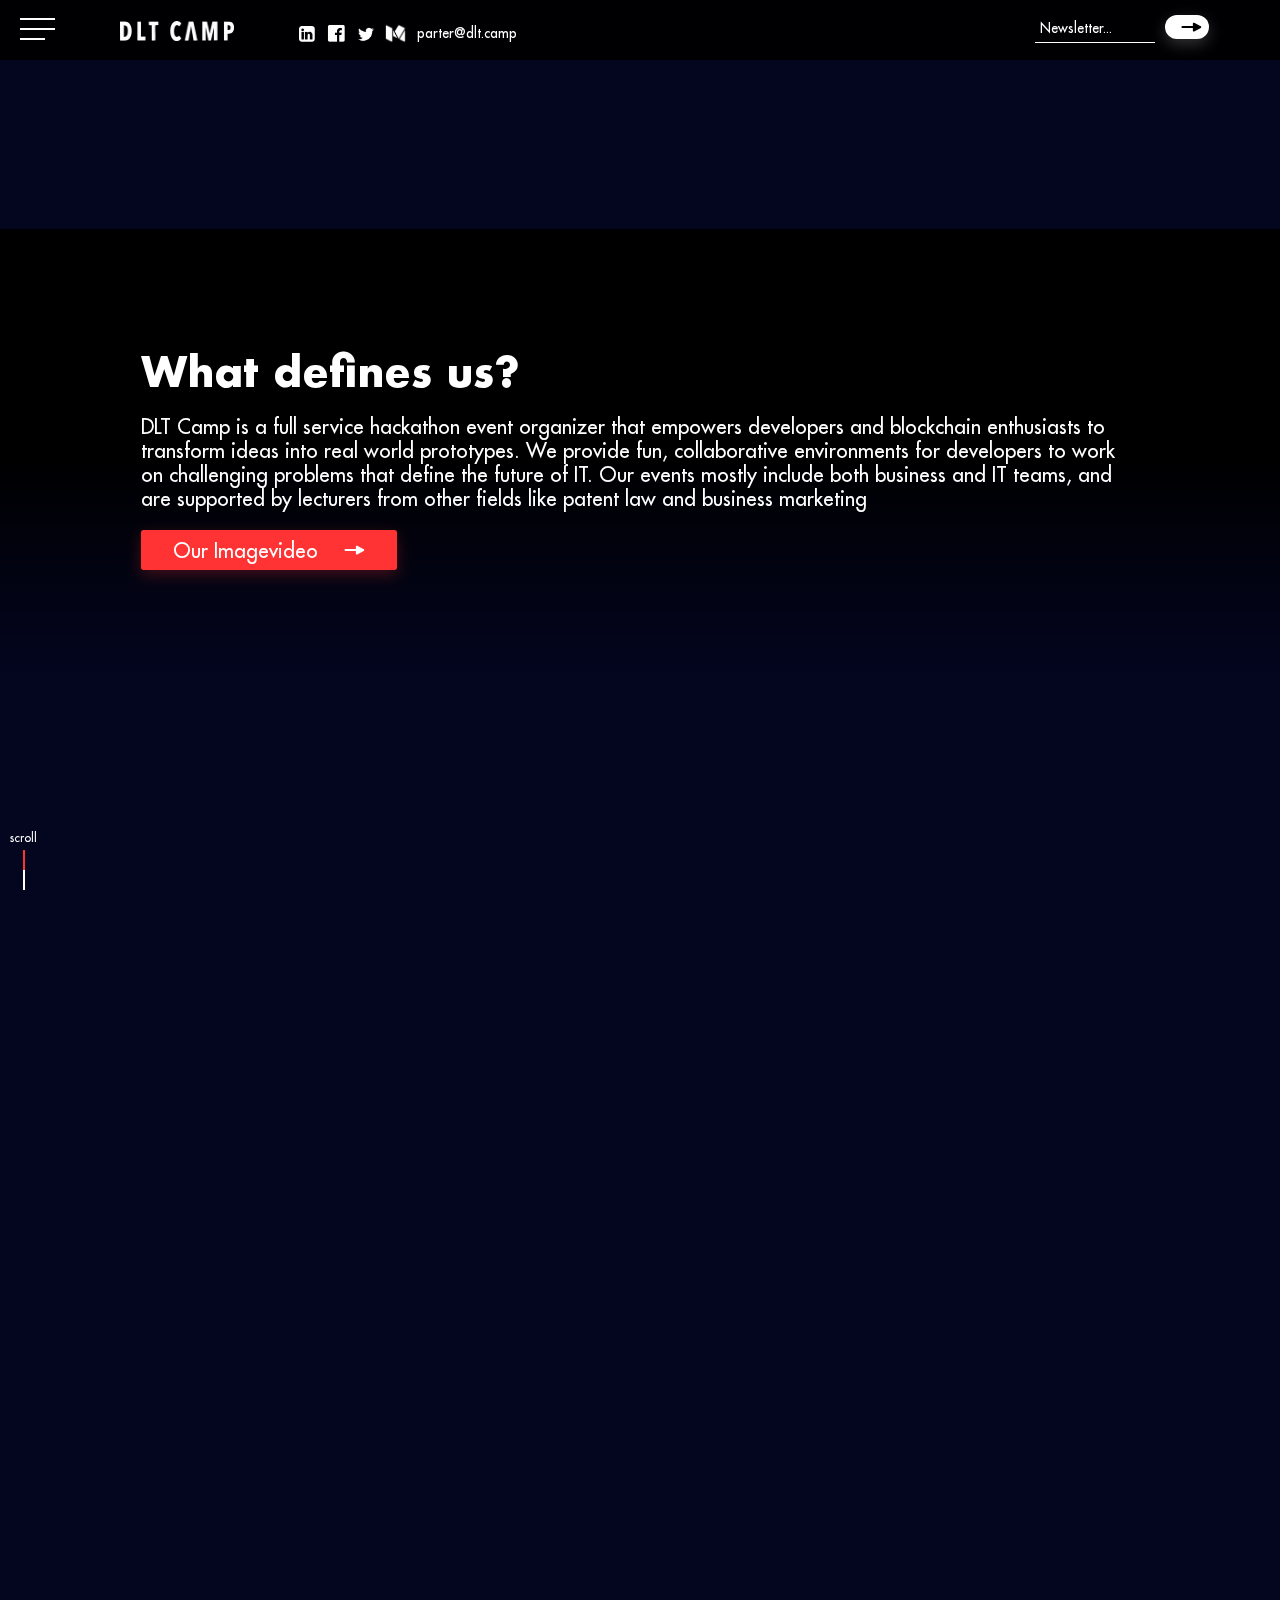
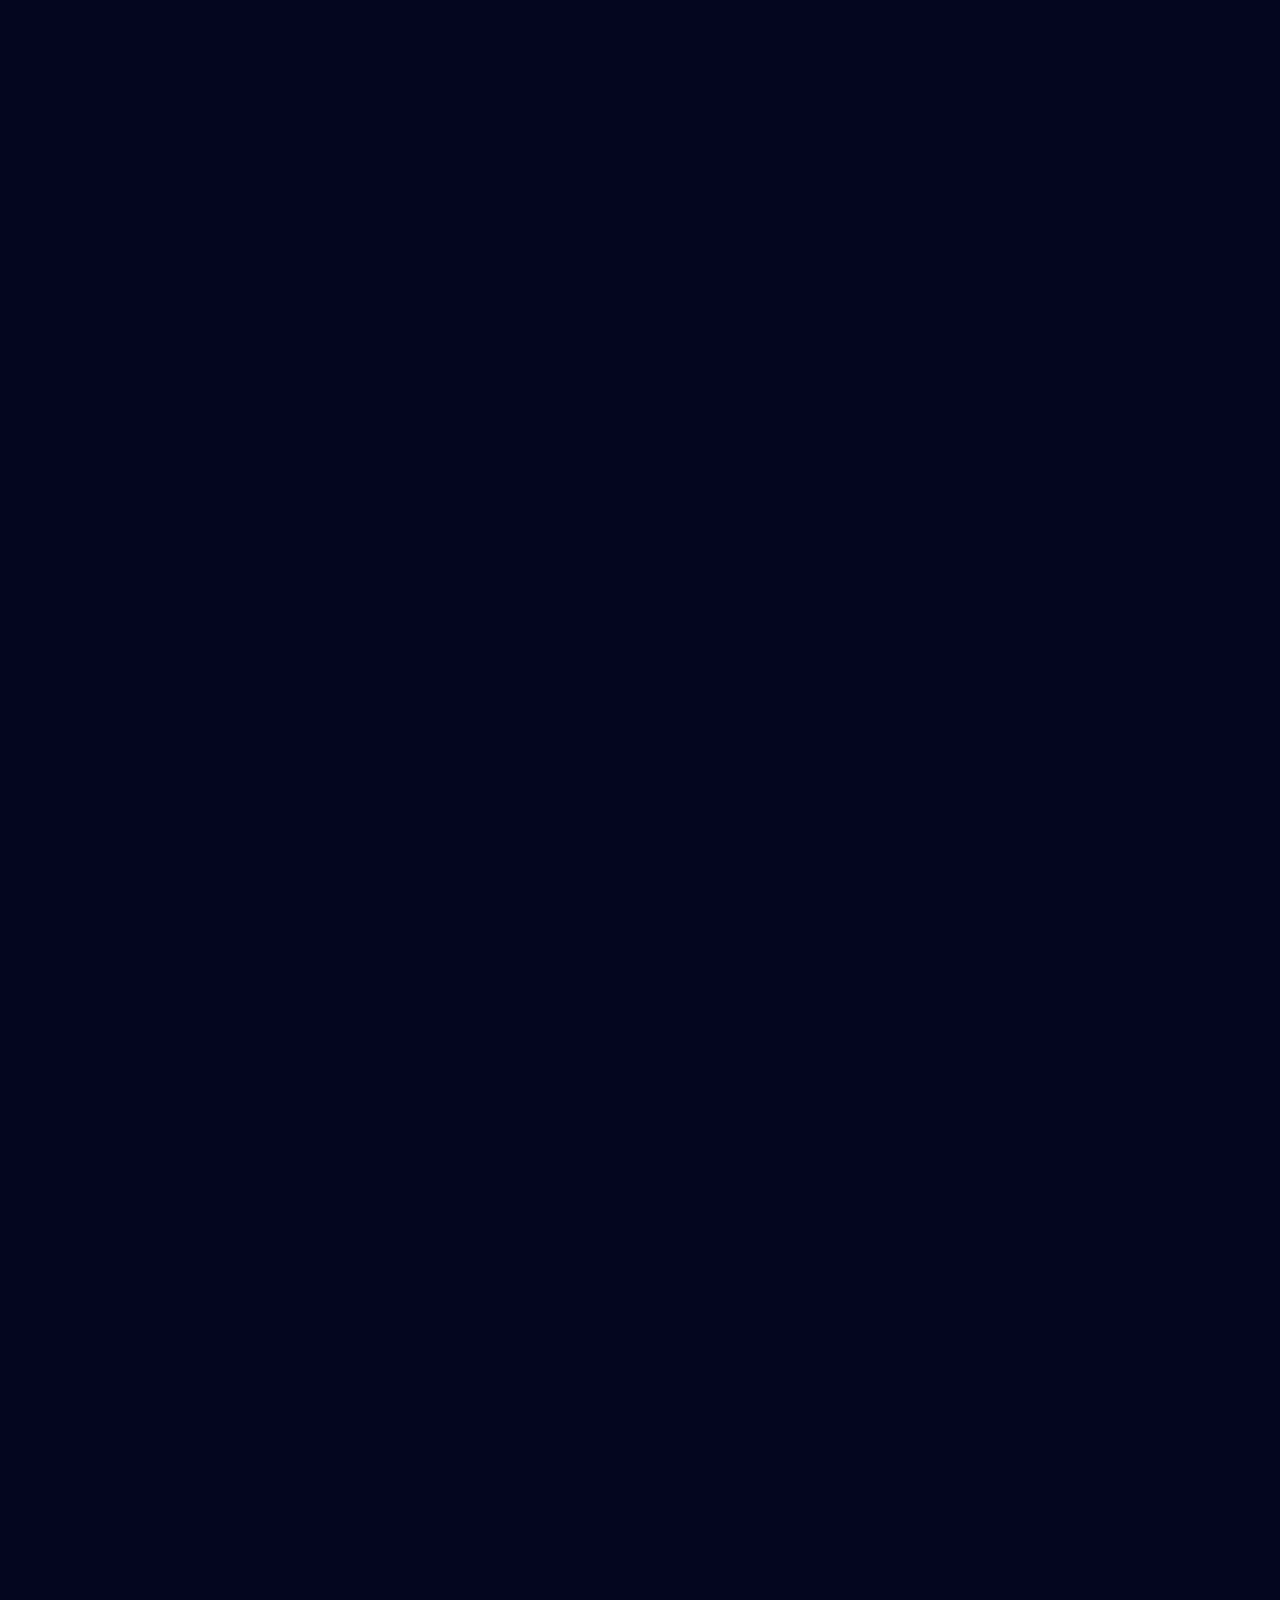
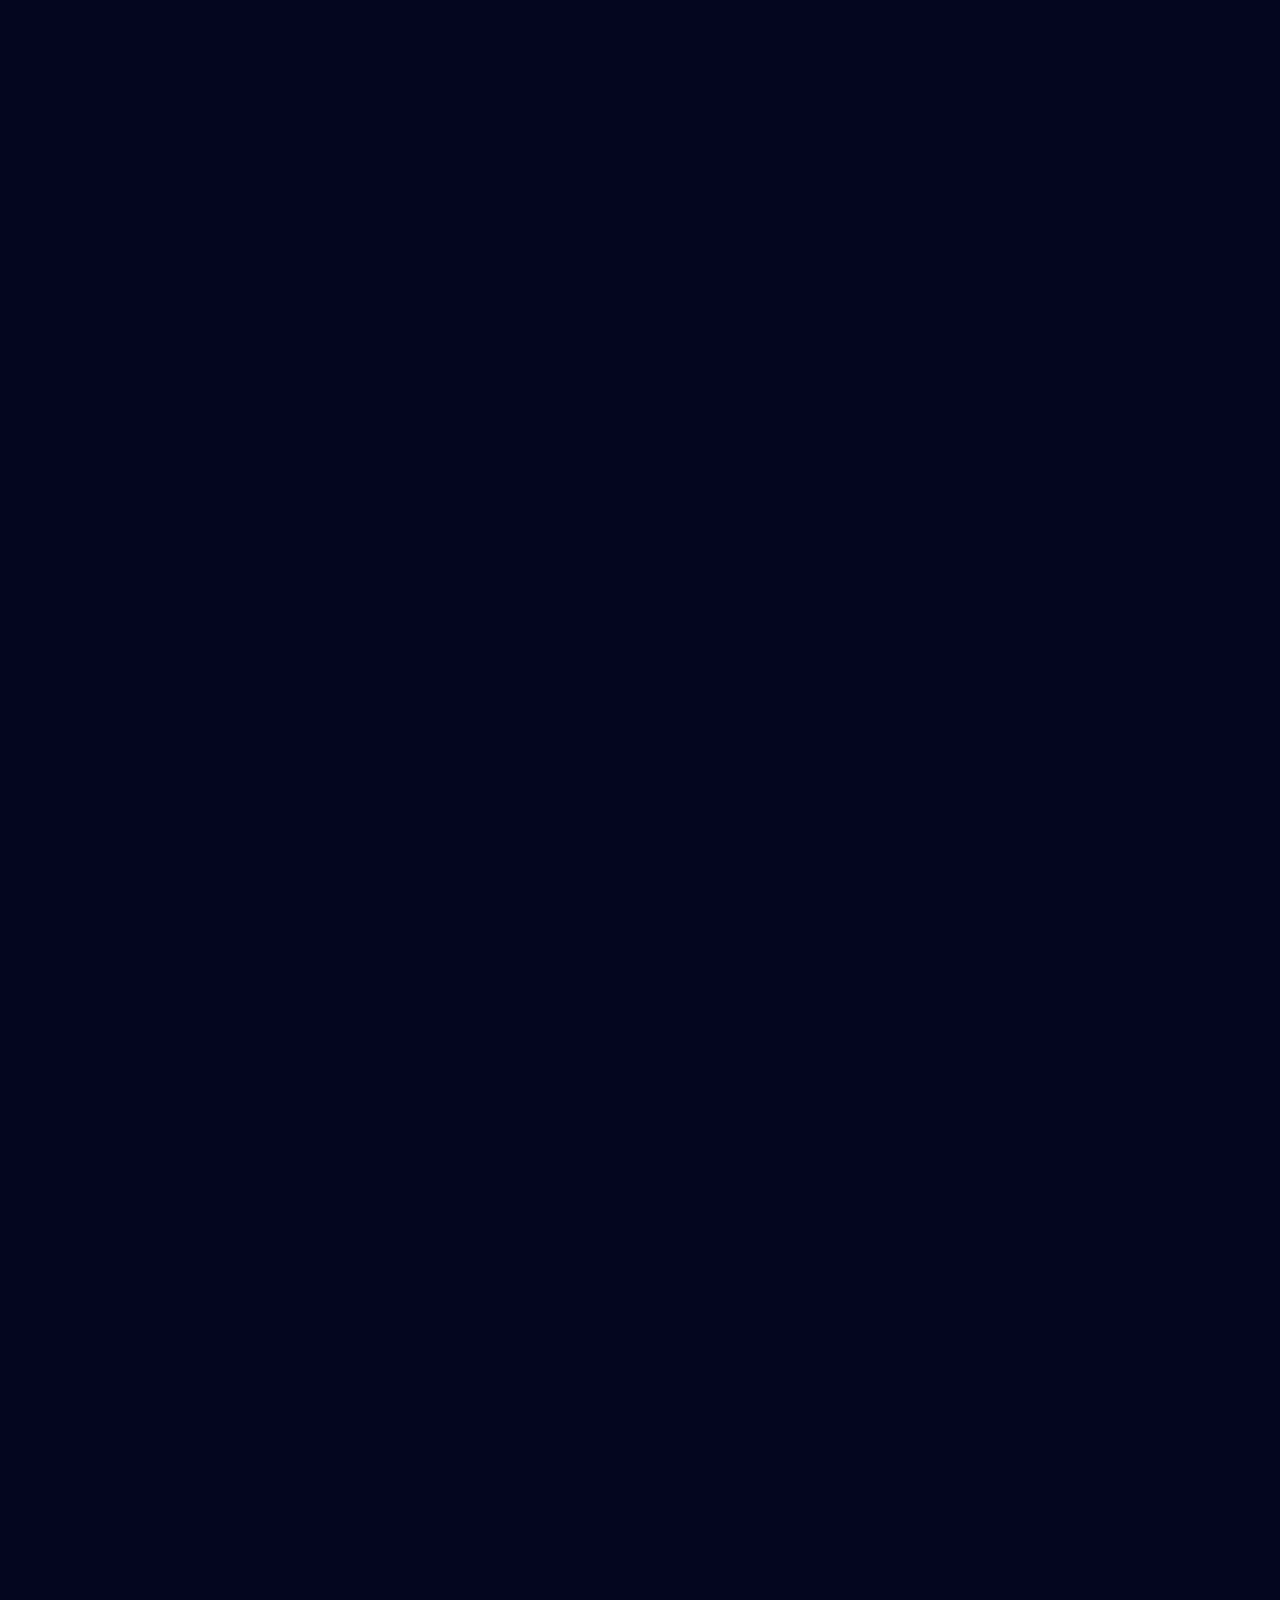
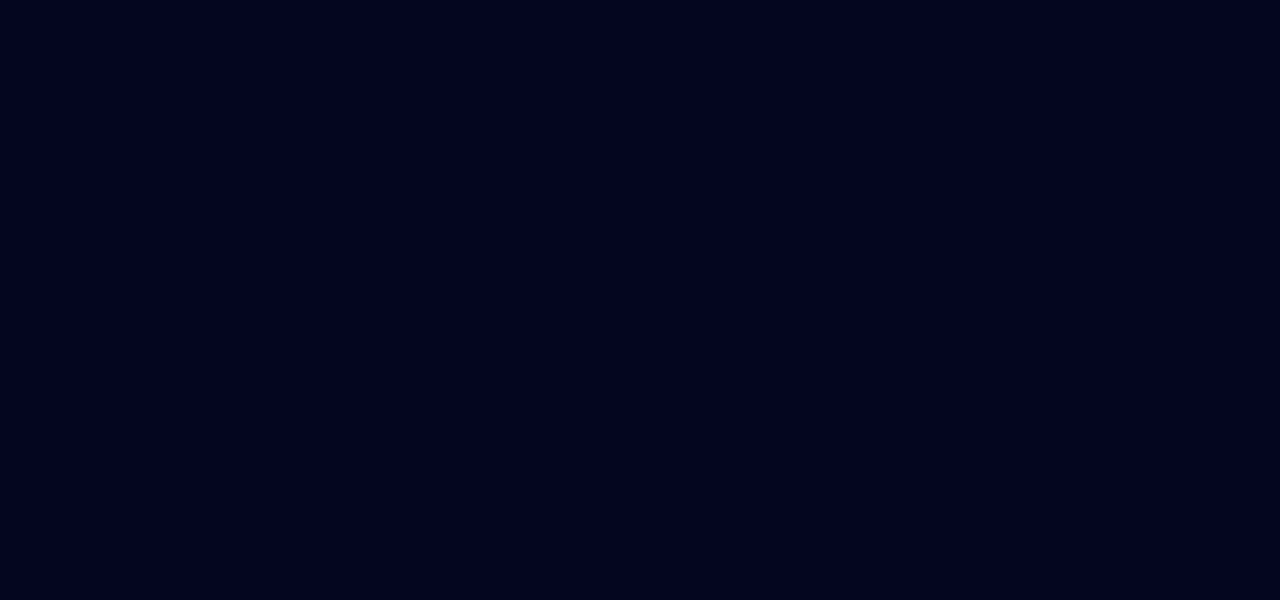
<file: about.html>
﻿<!DOCTYPE html><!-- Last Published: Tue Aug 18 2020 13:58:01 GMT+0000 (Coordinated Universal Time) --><html data-wf-domain="www.dlt.camp" data-wf-page="5b77e8200a067499482c3ff8" data-wf-site="5b6ecbb63d9b84fed471307e"><head><meta charset="utf-8"><title>DLT Camp | About</title><meta content="DLT Camp | About" property="og:title"><meta content="DLT Camp | About" property="twitter:title"><meta content="width=device-width, initial-scale=1" name="viewport"><link href="5b6ecbb63d9b84fed471307e/css/dlt-camp.b561f1746.css" rel="stylesheet" type="text/css"><link href="https://fonts.googleapis.com" rel="preconnect"><link href="https://fonts.gstatic.com" rel="preconnect" crossorigin="anonymous"><script src="ajax/libs/webfont/1.6.26/webfont.js" type="text/javascript"></script><script type="text/javascript">WebFont.load({  google: {    families: ["Montserrat:100,100italic,200,200italic,300,300italic,400,400italic,500,500italic,600,600italic,700,700italic,800,800italic,900,900italic"]  }});</script><script type="text/javascript">!function(o,c){var n=c.documentElement,t=" w-mod-";n.className+=t+"js",("ontouchstart"in o||o.DocumentTouch&&c instanceof DocumentTouch)&&(n.className+=t+"touch")}(window,document);</script><link href="5b6ecbb63d9b84fed471307e/5b86c5de8be1a71dd9ad9717_dlt-favicon.png" rel="shortcut icon" type="image/x-icon"><link href="5b6ecbb63d9b84fed471307e/5b7458c2b28ae7a257b6ed73_dlt256.png" rel="apple-touch-icon"><script type="text/javascript">(function(i,s,o,g,r,a,m){i['GoogleAnalyticsObject']=r;i[r]=i[r]||function(){(i[r].q=i[r].q||[]).push(arguments)},i[r].l=1*new Date();a=s.createElement(o),m=s.getElementsByTagName(o)[0];a.async=1;a.src=g;m.parentNode.insertBefore(a,m)})(window,document,'script','https://www.google-analytics.com/analytics.js','ga');ga('create', 'UA-98122502-7', 'auto');ga('set', 'anonymizeIp', true);ga('send', 'pageview');</script><link rel="stylesheet" type="text/css" href="ajax/libs/fullPage.js/3.0.5/fullpage.css">
<style>
  .custom-nav-menu.open{
  	transform:translateY(0);
    opacity:1;
  }
  .home-images.hide{
    opacity:0;
  }
  body{
    overflow-x:hidden;
    position:relative
  }
  body,.header{
  	max-width:100vw;
  }
  .w-slider-mask{
  	z-index:auto!important
  }
  @media screen and (max-width: 767px){
    body{
      overflow-y:auto!important;
      overflow-x:hidden;
    }
    .scroll-sign{
    	display:none!important
    }
    .footer{
    	margin-top:-5px!important
    }
  }
  @media screen and (min-width: 768px){
    .left-area{
    	max-width:calc(100vw - 50vh);
      	min-width:60vw;
    }
   	a.footerlink:last-child {
      margin-right: 0;
	}
  }
  input.nl-input{
  	font-size:12px;
  }
  input.nl-input:focus{
  	outline:none;
  }
  .nl-agree{
  	display: inline-block;
    font-size: 10px;
    margin-left: 5px;
    transform: translateY(-5px);
  }
  .nl-input-area{
  	opacity:1!important;
  }
  .nl-agree-wrapper{
  	margin-top: -12px;
    margin-bottom: 5px;}
  .nl-button-input{
    position: absolute;
    z-index: 2;
    width: 100%;
    height: 100%;
    margin: 0;
    background:none;
    border:none
  }
  #mce-success-response{
  	font-size:14px;
    position: absolute;
    top: 50px;
  }
  .nl-button-inner .arrow{
  	position: absolute;
    z-index: 1;
    top:5px;
    right:5px;
  }
  .w-nav,.w-nav-button,.submit-button{
    background:none!important
  }
  @media screen and (min-width: 768px){
  	input.w-input, input.w-input::-webkit-input-placeholder {
    	font-size: 18px!important;
    }
  }
  .nl-button{
   -webkit-transition: opacity .25s ease-in-out;
   transition: opacity .25s ease-in-out;
  }
  .nl-input-area.extended{
	max-height:168px
  }
  .nl-button.extended{
	margin-top:80px!important;
    opacity:1;
  }
  .nl-toggle.extended{
  	height:0;
    opacity:0;
    overflow:hidden;
  }
  .nl-button{
  	margin-left:120px
  }
  .nl-button-inner {
    position: relative;
    width: 40px;
    height: 21px;
    margin-left: -10px;
    margin-right: -10px;
  }
  .nl-input{
  background:none;
  border-left:none;
  border-right:none;
  border-top:none;
  border-bottom:solid 1px #fff;
  padding: 0 5px 5px;
  width:120px;
  color: #fff;
  font-size:12px;
  display:block;
  margin-top:0;
  margin-bottom:20px;
  }
  .tab3{
  	margin-bottom:10px
  }
  .nl-button-input{
    cursor:pointer;
  }
  ::placeholder{
      color: #fff;
      opacity: 1;
      font-size:12px!important
  }
  :-ms-input-placeholder{
      color: #fff;
      opacity: 1;
      font-size:12px!important
  }
  ::-ms-input-placeholder{
      color: #fff;
      opacity: 1;
      font-size:12px!important
  }
  input:focus, input:valid {
    color: #fff;
  }
  input[type=submit]:valid {
    color: #000;
   }
  .nl-toggle-close{
      display:block;
    width:10px;
    -webkit-transition: all .2s ease-in-out;
    transition: all .2s ease-in-out;
    height:0;
    overflow:hidden;
    opacity:0;
    -moz-transform: rotate(0deg);
      -ms-transform: rotate(0deg);
      -o-transform: rotate(0deg);
      -webkit-transform: rotate(0deg);
      transform: rotate(0deg);
  }
  .nl-toggle-close.extended{
    -webkit-transition: all .2s ease-in-out;
    transition: all .2s ease-in-out;
    overflow:visible;
    opacity:1;
    cursor:pointer;
    height:auto;
  }
  .nl-toggle-close.extended img,.nl-toggle-close.extended img:hover{
      -webkit-transition: all .2s ease-in-out;
    transition: all .2s ease-in-out;
  }
  .nl-toggle-close.extended img:hover{
      transform: translateY(-4px);
  }
  @media screen and (min-width: 768px){
    .nl-button{
      margin-left:130px!important
    }
  }
  @media screen and (max-width: 767px){
  	.button.small.nl-button{
      top:63px;
      margin-left:47px!important
    }
    .nl-button-inner.arrow{
      right:8px;
    }
    .newsletter{
      margin-bottom:30px;
      margin-top:20px;
    }
    .footerlink{
      margin-right:0;
    }
    .nl-input-area.w-embed.w-script.extended .nl-button{
      top:168px!important;
      -webkit-transition: all .2s ease-in-out;
      transition: all .2s ease-in-out;
    }
    .nl-toggle-close{
      display:none
    }
  }
  .map iframe, .map-wrap {
        pointer-events: none!important;
  }
  .map-wrap.clicked{
		pointer-events: auto!important;
	}
  	w-reset input:focus, input:valid {
    	color: #000!important;
	}
  	input.nl-input:focus, input.nl-input:valid {
    	color: #fff!important;
	}
  @media screen and (min-width: 1600px) and (min-height:900px){
    .profile-background{
    	width:180px;
      	height:180px;
    }
  }
  
</style>



<!-- Hotjar Tracking Code for https://www.dlt.camp -->
<script>
    (function(h,o,t,j,a,r){
        h.hj=h.hj||function(){(h.hj.q=h.hj.q||[]).push(arguments)};
        h._hjSettings={hjid:1067213,hjsv:6};
        a=o.getElementsByTagName('head')[0];
        r=o.createElement('script');r.async=1;
        r.src=t+h._hjSettings.hjid+j+h._hjSettings.hjsv;
        a.appendChild(r);
    })(window,document,'https://static.hotjar.com/c/hotjar-','.js?sv=');
</script><style>
@media only screen and (min-width: 768px) { 
  .fixed{
    opacity:0!important;
  }
  .fixed.seen{
    opacity:1!important;
  }
  .storyslider{
    transform:translateX(67%)!important
  }
  .storyslider,.fixed{
    -webkit-transition: all .65s ease-in-out;
    transition: all .65s ease-in-out;
  }
  .storyslider.first{
    transform:translateX(33%)!important
  }
  .storyslider.second{
    transform:translateX(-0%)!important
  }
  .storyslider.third{
    transform:translateX(-33%)!important
  }
  .storyslider.fourth{
    transform:translateX(-67%)!important
  }
}

@media only screen and (max-width: 767px) { 
  .camp{
  	transform:translateX(0px);
    opacity:0;
  	-webkit-transition: all .4s ease-in-out;
    transition: all .4s ease-in-out;
	}
  .storyslider .camp{
  	transform:translateX(20px);
  }
  .camp.active{
  	transform:translateX(0px);
    opacity:1;
	}
}

@media only screen and (min-width: 768px) {
	.partner .collection-item{
  	width:24%
  }
</style></head><body><div data-w-id="a01e0da0-af19-1fe7-6d7b-326d6c3fbe6f" class="preloader div-block"><div class="preload w-embed"><style>
.loader {
  border: 4px solid #fff;
  border-radius: 50%;
  border-top: 4px solid #000;
  width: 34px;
  height: 34px;
  -webkit-animation: spin .5s linear infinite; /* Safari */
  animation: spin .5s linear infinite;
}

/* Safari */
@-webkit-keyframes spin {
  0% { -webkit-transform: rotate(0deg); }
  100% { -webkit-transform: rotate(360deg); }
}

@keyframes spin {
  0% { transform: rotate(0deg); }
  100% { transform: rotate(360deg); }
}
</style>
<div class="loader"></div></div></div><div class="header"><div class="custom-nav-menu"><div class="container"><a href="index.htm" class="navlink">Home</a><a href="about.html" aria-current="page" class="navlink w--current">About</a><a href="services.html" class="navlink">Services</a><a href="dlt-camp-cases.html" class="navlink">Cases</a><a href="team.html" class="navlink">Team</a><a href="nextevents.html" class="navlink">Next Events</a><a href="contact.html" class="navlink">Contact Us</a></div></div><div data-collapse="all" data-animation="default" data-duration="400" data-easing="ease" data-easing2="ease" data-doc-height="1" role="banner" class="navbar w-nav"><div class="menu-button w-nav-button" data-ix="new-interaction"><div class="topline"></div><div class="middleline"></div><div class="bottomline"></div></div></div><div class="topheader"><div class="container header-area"><a href="index.htm" class="w-inline-block"><img src="5b6ecbb63d9b84fed471307e/5b6ecbb63d9b842dcc7130d1_tdlcamp.png" srcset="5b6ecbb63d9b84fed471307e/5b6ecbb63d9b842dcc7130d1_tdlcamp-p-500.png 500w, 5b6ecbb63d9b84fed471307e/5b6ecbb63d9b842dcc7130d1_tdlcamp.png 799w" sizes="(max-width: 479px) 60vw, (max-width: 767px) 102px, (max-width: 991px) 14vw, 11vw" alt="" class="logo"></a><div class="header-details"><div class="icons"><a href="https://de.linkedin.com/company/dltcamp" target="_blank" class="w-inline-block"><img src="5b6ecbb63d9b84fed471307e/5b6ecbb63d9b84e06e7130b6_icons8-linkedin-52.png" alt="" class="icon smaller"></a><a href="https://www.facebook.com/dltcamp/" target="_blank" class="w-inline-block"><img src="5b6ecbb63d9b84fed471307e/5b6ecbb63d9b8409d07130b4_icons8-facebook-90.png" alt="" class="icon"></a><a href="https://twitter.com/dltcamp" target="_blank" class="w-inline-block"><img src="5b6ecbb63d9b84fed471307e/5b6ecbb63d9b8445ad7130b2_icons8-twitter-filled-100.png" alt="" class="icon smaller"></a><a href="https://medium.com/@dltcamp" target="_blank" class="w-inline-block"><img src="5b6ecbb63d9b84fed471307e/5b6ecbb63d9b84ec417130b7_icons8-medium-filled-100.png" alt="" class="icon"></a></div><a href="mailto:partner@dlt.camp" class="header-email-link">parter@dlt.camp</a><div class="newsletter margin-left-auto"><div class="nl-toggle"><div class="nl-text">Newsletter...</div></div><div class="nl-input-wrap"><div class="nl-input-area w-embed w-script"><!--
<input class=nl-input name=email type=email placeholder="Email...">
<input class="nl-input" name=name type=text placeholder="Name..." />
<input class="nl-input" name=surname type=text placeholder="Surname..." />
<div class="nl-toggle-close"><img src="https://assets.website-files.com/5b686e79659aca3bfec8f10f/5b686e79659aca2cd3c8f13f_white-arrow.svg"></div>
-->

<!-- Begin MailChimp Signup Form -->
<div id="mc_embed_signup">
<form action="https://digital.us15.list-manage.com/subscribe/post?u=baeff9a8027b7d2aaeadf60a0&amp;id=828e580259" method="post" id="mc-embedded-subscribe-form" name="mc-embedded-subscribe-form" class="validate" target="_blank" novalidate="">
  <input type="email" value="" name="EMAIL" placeholder="Email..." class="required email nl-input tab1" id="mce-EMAIL" tabindex="101">
	<input type="text" value="" name="FNAME" placeholder="First name..." class="nl-input tab2" id="mce-FNAME" tabindex="101">
	<input type="text" value="" name="LNAME" placeholder="Last name..." class="nl-input tab3" id="mce-LNAME" tabindex="101">
  <!--
  <div class=nl-agree-wrapper style=margin-bottom:0>
    <input type="checkbox" id="myCheck" name="test" class="tab4" required /><div class="nl-agree">I agree to the <a href="http://dlt-camp.webflow.io/data-security-statement">Privacy Policy</a></div>
   </div>
	-->
		<div class="response" id="mce-error-response" style="display:none">*required</div>
		<div class="response" id="mce-success-response" style="display:none">*required</div>
 <!-- real people should not fill this in and expect good things - do not remove this or risk form bot signups-->
    <div style="position: absolute; left: -5000px;" aria-hidden="true"><input type="text" name="b_baeff9a8027b7d2aaeadf60a0_828e580259" tabindex="-1" value=""></div>
    <!--<div class="clear"><input type="submit" value="Subscribe" name="subscribe" id="mc-embedded-subscribe" class="button"></div>-->
    <div class="button small nl-button w-inline-block"><div class="nl-button-inner"><input class="nl-button-input tab5" type="submit" name="subscribe" value="" id="mc-embedded-subscribe"><img src="5b6ecbb63d9b84fed471307e/5b6ecbb63d9b843a407130aa_black-arrow.svg" class="arrow"></div></div>
    <div class="nl-toggle-close"><img src="5b6ecbb63d9b84fed471307e/5b7c3afe6e136f36b67e482e_x.png"></div>

</form>
</div>
<script type='text/javascript' src='downloads.mailchimp.com/js/mc-validate.js'></script><script type='text/javascript'>(function($) {window.fnames = new Array(); window.ftypes = new Array();fnames[0]='EMAIL';ftypes[0]='email';fnames[1]='FNAME';ftypes[1]='text';fnames[2]='LNAME';ftypes[2]='text';fnames[3]='ADDRESS';ftypes[3]='address';fnames[4]='PHONE';ftypes[4]='phone';}(jQuery));var $mcj = jQuery.noConflict(true);</script>
<!--End mc_embed_signup--></div></div></div></div></div></div></div><div id="fullpage" class="fullheight-wrapper"><div class="section flex-left-center fullheight-mobile"><div class="flex-left-center z1-black padding z1-black-down"><div class="container flex-left-center"><div class="section-inner wide"><h1>What defines us?</h1><div class="home-text">DLT Camp is a full service hackathon event organizer that empowers developers and blockchain enthusiasts to transform ideas into real world prototypes. We provide fun, collaborative environments for developers to work on challenging problems that define the future of IT. Our events mostly include both business and IT teams, and are supported by lecturers from other fields like patent law and business marketing</div><div class="button-wrap"><div class="inline"><a href="cases/videos/video-ethereum.html" class="button red-button w-inline-block"><div class="button-text">Our Imagevideo</div><img src="5b6ecbb63d9b84fed471307e/5b6ecbb63d9b8419a87130b1_white-arrow.svg" width="21" alt="" class="arrow"></a></div></div></div></div></div></div><div id="first" class="section storyslider-wrapper"><div class="fixed"><div class="camp"><div class="text-block-3">On our hackathons we...</div></div><div class="storyslider"><div class="camp"><h2 class="heading">.. built more than <br>30 prototypes</h2></div><div class="camp"><h2 class="heading">.. had more than <br>300 participants</h2></div><div class="camp"><h2 class="heading">.. went to 3 different <br>Germany cities</h2></div></div></div></div><div id="second" class="section hide-on-mobile storyslider-wrapper"></div><div id="third" class="section hide-on-mobile storyslider-wrapper"></div><div id="fourth" class="section flex-left-center z1-black-up"><div class="story-sec-4 hide-on-mobile"></div><div class="flex-left-center"><div class="container flex-left-center"><div class="section-inner partner"><h1>Our partners</h1><div class="w-dyn-list"><div role="list" class="collection-list w-dyn-items w-row"><div role="listitem" class="collection-item w-dyn-item w-col w-col-3"><img src="5b6ecbb63d9b84c7ca71308c/5b8e7b9251c88f7c4f88020a_5b8e101eda725b23e94aae4a_nexussquared-p-500.png" alt="" class="partner-img"></div><div role="listitem" class="collection-item w-dyn-item w-col w-col-3"><img src="5b6ecbb63d9b84c7ca71308c/5e7620b3ee3689d96049e6f1_Magni%20%26%20Tude%20black.svg" alt="" class="partner-img"></div><div role="listitem" class="collection-item w-dyn-item w-col w-col-3"><img src="5b6ecbb63d9b84c7ca71308c/5b8e7b7f51c88f920a8801fa_5b8e1052b52f3165d7f75a53_Ruuvi-p-500.png" alt="" class="partner-img"></div><div role="listitem" class="collection-item w-dyn-item w-col w-col-3"><img src="5b6ecbb63d9b84c7ca71308c/5b8e7b73956225aeff09d9b8_5b8e10626f9232321b4b32c1_Seedfunnel.png" alt="" class="partner-img"></div><div role="listitem" class="collection-item w-dyn-item w-col w-col-3"><img src="5b6ecbb63d9b84c7ca71308c/5b8e7b66b722e2753520d378_5b8e1099b52f318689f75a55_block3-p-500.png" alt="" class="partner-img"></div><div role="listitem" class="collection-item w-dyn-item w-col w-col-3"><img src="5b6ecbb63d9b84c7ca71308c/5b87f4751cd48171c9c793f6_Frankfurt%20School%20Blockchain%20Center.png" alt="" sizes="(max-width: 479px) 38vw, (max-width: 767px) 26vw, 17vw" srcset="5b6ecbb63d9b84c7ca71308c/5b87f4751cd48171c9c793f6_Frankfurt%20School%20Blockchain%20Center-p-500.png 500w, 5b6ecbb63d9b84c7ca71308c/5b87f4751cd48171c9c793f6_Frankfurt%20School%20Blockchain%20Center-p-800.png 800w, 5b6ecbb63d9b84c7ca71308c/5b87f4751cd48171c9c793f6_Frankfurt%20School%20Blockchain%20Center-p-1080.png 1080w, 5b6ecbb63d9b84c7ca71308c/5b87f4751cd48171c9c793f6_Frankfurt%20School%20Blockchain%20Center.png 1200w" class="partner-img"></div><div role="listitem" class="collection-item w-dyn-item w-col w-col-3"><img src="5b6ecbb63d9b84c7ca71308c/5b7fe883e825741ee886c46b_ibm.png" alt="" sizes="(max-width: 479px) 38vw, (max-width: 767px) 26vw, 17vw" srcset="5b6ecbb63d9b84c7ca71308c/5b7fe883e825741ee886c46b_ibm-p-500.png 500w, 5b6ecbb63d9b84c7ca71308c/5b7fe883e825741ee886c46b_ibm-p-800.png 800w, 5b6ecbb63d9b84c7ca71308c/5b7fe883e825741ee886c46b_ibm-p-1080.png 1080w, 5b6ecbb63d9b84c7ca71308c/5b7fe883e825741ee886c46b_ibm.png 1200w" class="partner-img"></div><div role="listitem" class="collection-item w-dyn-item w-col w-col-3"><img src="5b6ecbb63d9b84c7ca71308c/5b7fe36b329f78ace9f0d954_5b6ecbb63d9b84ca857130ce_p-jgu.png" alt="" class="partner-img"></div><div role="listitem" class="collection-item w-dyn-item w-col w-col-3"><img src="5b6ecbb63d9b84c7ca71308c/5b7fe3780566a170008c718b_5b6ecbb63d9b840a827130d8_p-innogy.png" alt="" class="partner-img"></div></div></div></div></div></div></div><div class="section flex-left-center z1-black"><div class="container"><div class="section-inner wide"><h1 class="heading-2">Interested in sponsoring a hackathon or creating a new one?</h1><div class="home-text">Enter your contact information and we get back to you within 24 hours</div><div class="formblock w-form"><form id="wf-form-Phone-Form" name="wf-form-Phone-Form" data-name="Phone Form" method="post" class="form" data-wf-page-id="5b77e8200a067499482c3ff8" data-wf-element-id="92a5b5aa-0d9e-ec41-8c8a-e94146d2b133"><input type="text" class="input w-input" maxlength="256" name="Phone-number" data-name="Phone number" placeholder="Enter your number..." id="Phone-number" required=""><div class="submitbutton-wrap"><img src="5b6ecbb63d9b84fed471307e/5b6ecbb63d9b843a407130aa_black-arrow.svg" width="21" alt="" class="arrow submitbutton-arrow"><input type="submit" value="Call me" data-wait="Please wait..." class="button submit-button w-button"></div></form><div class="w-form-done"><div class="form-response">Thank you! Your submission has been received!</div></div><div class="w-form-fail"><div class="form-response">Oops! Something went wrong while submitting the form.</div></div></div><div class="button-divider-text">or</div><div class="formblock w-form"><form id="email-form" name="email-form" data-name="Email Form" method="post" class="form" data-wf-page-id="5b77e8200a067499482c3ff8" data-wf-element-id="92a5b5aa-0d9e-ec41-8c8a-e94146d2b141"><input type="email" class="input w-input" maxlength="256" name="Email" data-name="Email" placeholder="Enter your email..." id="Email-3" required=""><div class="submitbutton-wrap"><img src="5b6ecbb63d9b84fed471307e/5b6ecbb63d9b843a407130aa_black-arrow.svg" width="21" alt="" class="arrow submitbutton-arrow"><input type="submit" value="Write me" data-wait="Please wait..." class="button submit-button w-button"></div></form><div class="w-form-done"><div class="form-response">Thank you! Your submission has been received!</div></div><div class="w-form-fail"><div class="form-response">Oops! Something went wrong while submitting the form.</div></div></div></div></div><div class="last-section"></div></div><div class="footer"><div class="container"><div class="footer-details"><div class="icons"><a href="https://de.linkedin.com/company/dltcamp" target="_blank" class="w-inline-block"><img src="5b6ecbb63d9b84fed471307e/5b6ecbb63d9b84e06e7130b6_icons8-linkedin-52.png" alt="" class="icon smaller"></a><a href="https://www.facebook.com/dltcamp/" target="_blank" class="w-inline-block"><img src="5b6ecbb63d9b84fed471307e/5b6ecbb63d9b8409d07130b4_icons8-facebook-90.png" alt="" class="icon"></a><a href="https://twitter.com/dltcamp" target="_blank" class="w-inline-block"><img src="5b6ecbb63d9b84fed471307e/5b6ecbb63d9b8445ad7130b2_icons8-twitter-filled-100.png" alt="" class="icon smaller"></a><a href="https://medium.com/@dltcamp" target="_blank" class="w-inline-block"><img src="5b6ecbb63d9b84fed471307e/5b6ecbb63d9b84ec417130b7_icons8-medium-filled-100.png" alt="" class="icon"></a></div><a href="mailto:partner@dlt.camp" class="header-email-link">partner@dlt.camp</a><div class="newsletter"><div class="nl-toggle"><div class="nl-text">Newsletter...</div></div><div class="nl-input-wrap"><div class="nl-input-area w-embed w-script"><!--
<input class=nl-input name=email type=email placeholder="Email...">
<input class="nl-input" name=name type=text placeholder="Name..." />
<input class="nl-input" name=surname type=text placeholder="Surname..." />
<div class="nl-toggle-close"><img src="https://assets.website-files.com/5b686e79659aca3bfec8f10f/5b686e79659aca2cd3c8f13f_white-arrow.svg"></div>
-->

<!-- Begin MailChimp Signup Form -->
<div id="mc_embed_signup">
<form action="https://digital.us15.list-manage.com/subscribe/post?u=baeff9a8027b7d2aaeadf60a0&amp;id=828e580259" method="post" id="mc-embedded-subscribe-form" name="mc-embedded-subscribe-form" class="validate" target="_blank" novalidate="">
  <input type="email" value="" name="EMAIL" placeholder="Email..." class="required email nl-input tab1" id="mce-EMAIL" tabindex="101">
	<input type="text" value="" name="FNAME" placeholder="First name..." class="nl-input tab2" id="mce-FNAME" tabindex="101">
	<input type="text" value="" name="LNAME" placeholder="Last name..." class="nl-input tab3" id="mce-LNAME" tabindex="101">
  <!--
  <div class=nl-agree-wrapper style=margin-bottom:0>
    <input type="checkbox" id="myCheck" name="test" class="tab4" required /><div class="nl-agree">I agree to the <a href="http://dlt-camp.webflow.io/data-security-statement">Privacy Policy</a></div>
   </div>
	-->
		<div class="response" id="mce-error-response" style="display:none">*required</div>
		<div class="response" id="mce-success-response" style="display:none">*required</div>
 <!-- real people should not fill this in and expect good things - do not remove this or risk form bot signups-->
    <div style="position: absolute; left: -5000px;" aria-hidden="true"><input type="text" name="b_baeff9a8027b7d2aaeadf60a0_828e580259" tabindex="-1" value=""></div>
    <!--<div class="clear"><input type="submit" value="Subscribe" name="subscribe" id="mc-embedded-subscribe" class="button"></div>-->
    <div class="button small nl-button w-inline-block"><div class="nl-button-inner"><input class="nl-button-input tab5" type="submit" name="subscribe" value="" id="mc-embedded-subscribe"><img src="5b6ecbb63d9b84fed471307e/5b6ecbb63d9b843a407130aa_black-arrow.svg" class="arrow"></div></div>
    <div class="nl-toggle-close"><img src="5b6ecbb63d9b84fed471307e/5b7c3afe6e136f36b67e482e_x.png"></div>

</form>
</div>
<script type='text/javascript' src='downloads.mailchimp.com/js/mc-validate.js'></script><script type='text/javascript'>(function($) {window.fnames = new Array(); window.ftypes = new Array();fnames[0]='EMAIL';ftypes[0]='email';fnames[1]='FNAME';ftypes[1]='text';fnames[2]='LNAME';ftypes[2]='text';fnames[3]='ADDRESS';ftypes[3]='address';fnames[4]='PHONE';ftypes[4]='phone';}(jQuery));var $mcj = jQuery.noConflict(true);</script>
<!--End mc_embed_signup--></div></div></div></div><div class="footer-links"><a href="contact.html" class="footerlink">Contact</a><a href="imprint.html" class="footerlink">Imprint</a><a href="data-security-statement.html" class="footerlink">Data Security Statement</a></div></div></div></div><div class="scroll-sign"><div class="scroll-sign-text">scroll</div><div class="scroll-sign-white"><div class="scroll-sign-red"></div></div></div><script src="js/jquery-3.5.1.min.dc5e7f18c8.js?site=5b6ecbb63d9b84fed471307e" type="text/javascript" integrity="sha256-9/aliU8dGd2tb6OSsuzixeV4y/faTqgFtohetphbbj0=" crossorigin="anonymous"></script><script src="5b6ecbb63d9b84fed471307e/js/dlt-camp.0f69c3bff.js" type="text/javascript"></script><script type="text/javascript" src="ajax/libs/fullPage.js/3.0.2/vendors/scrolloverflow.min.js"></script>
<script type="text/javascript" src="ajax/libs/fullPage.js/3.0.2/fullpage.js"></script>
<script type="text/javascript" src="https://f.vimeocdn.com/js/froogaloop2.min.js"></script>
<script type="text/javascript">
 
$(document).ready(function() {
  
  Webflow.push(function () {
  // check is the CMS editor is there
    if (Webflow.env('editor') != undefined) {
      console.log('editor');
    } 
    //FULLPAGEJS
    else if (window.matchMedia('(min-width: 768px)').matches) {
    var myFullpage = new fullpage('#fullpage', {
          licenseKey:'520DE5A8-B3BF4310-97BDD267-6638A27C',
          scrollBar: false,
      });
    }
  });
  
  
  
  	$(".menu-button").click(function(){
      	$(".custom-nav-menu").toggleClass("open");
      	$(".home-images").toggleClass("hide");
    });
  	$(".nl-toggle").click(function(){
      	$(".nl-input-area").toggleClass("extended");
      	$(".nl-toggle").toggleClass("extended");
      	$(".nl-toggle-close").toggleClass("extended");
      	$( ".tab1").focus();
    });
  	$(".nl-toggle-close").click(function(){
      	$(".nl-input-area").removeClass("extended");
      	$(".nl-toggle").removeClass("extended");
      	$(".nl-toggle-close").removeClass("extended");
    });
  	$(".nl-button-input").click(function(){
      	$(".nl-input-area").removeClass("extended");
      	$(".nl-toggle").removeClass("extended");
      	$(".nl-toggle-close").removeClass("extended");
    });
  
  	 
  	
  	$('.map-section').mousedown(function(){
			$('.map-wrap').addClass('clicked')})
	.mouseleave(function(){
			$('.map-wrap').removeClass('clicked')
    });
  	
  	$("a").hover(function(){
    	$(this).find(".arrow").css("transform", "translateX(4px)");
    }, function(){
    	$(this).find(".arrow").css("transform", "translateX(0)");
	});
  	$(".submitbutton-wrap").hover(function(){
    	$(this).find(".arrow").css("transform", "translateX(4px)");
    }, function(){
    	$(this).find(".arrow").css("transform", "translateX(0)");
	});
  	$(".submitbutton-wrap").hover(function(){
    	$(this).find(".arrow").css("transform", "translateX(4px)");
    }, function(){
    	$(this).find(".arrow").css("transform", "translateX(0)");
	});
	$(".nl-button-inner").hover(function(){
    	$(this).find(".arrow").css("transform", "translateX(4px)");
    }, function(){
    	$(this).find(".arrow").css("transform", "translateX(0)");
	});
  
  	  
	function getScrollbarWidth() {
    	var outer = document.createElement("div");
    	outer.style.visibility = "hidden";
    	outer.style.width = "100px";
    	outer.style.msOverflowStyle = "scrollbar";
    	document.body.appendChild(outer);
    	var widthNoScroll = outer.offsetWidth;
    	// force scrollbars
    	outer.style.overflow = "scroll";
    	// add innerdiv
    	var inner = document.createElement("div");
    	inner.style.width = "100%";
    	outer.appendChild(inner);
    	var widthWithScroll = inner.offsetWidth;
    	// remove divs
    	outer.parentNode.removeChild(outer);
    	return widthNoScroll - widthWithScroll;
	}
  	checkPosition();
  	$(window).resize(function(){
  		checkPosition();
	});
	function checkPosition() {
   		if (window.matchMedia('(max-width: 767px)').matches) {
       		var x = getScrollbarWidth();
			$(".custom-nav-menu").css("right", x + "px");
   		}
      	else if (window.matchMedia('(min-width: 768px)').matches) {
       		var footermoveup= ($('.footer').outerHeight() + 4) * -1;
  			$('.footer').css({'margin-top': footermoveup});
   		}
	}
  	
  
  $(".tab1").focus(function(){
    var inputfocus = 1;
        $(document).on( 'keyup', function( e ) {
            if( e.which == 9 ) {
                if (1 <= inputfocus <= 4) {
                    inputfocus ++;
                    $( ".tab"+inputfocus ).focus();
                }

            }
        });
    });
});

</script>
<script>
$(document).ready(function () {
        
    if (window.matchMedia('(max-width: 767px)').matches) {
      	$.fn.isInViewport = function () {
            var elementTop = $(this).offset().top + 100;
            var elementBottom = elementTop + $(this).outerHeight() -100;

            var viewportTop = $(window).scrollTop();
            var viewportBottom = viewportTop + $(window).height();

            return elementTop < viewportBottom;
        };
        $(window).on('resize scroll', function () {
            $('.camp').each(function () {
                if ($(this).isInViewport()) {
                    $(this).addClass('active');
                } else {
                    $(this).removeClass('active');
                }
            });
            /*
            if( $('.storyslider-wrapper').hasClass('active') ){
              $(".fixed").addClass("seen");
            }else {
              $(".fixed").removeClass("seen");
            }
            
            var pos = $(window).scrollTop();
            var transformpos = (pos *-1.6) +600;
            $(".storyslider").css("transform", "translateX(" + transformpos + "px)");
            */
        });
    }

    if (window.matchMedia('(min-width: 767px)').matches) {
        $(".fixed").insertAfter($(".header"));
        $('#fullpage').on("touchmove", function () {
            setTimeout(function () {
                console.log('fp tm');
                checkSection();
            }, 220);
        });

        $('#fullpage').on('mousewheel DOMMouseScroll', function (event) {
            setTimeout(function () {
                checkSection();
                console.log('###');
            }, 220);
        });
    }

    function checkSection() {
        if ($('.storyslider-wrapper').hasClass('active')) {
            $(".fixed").addClass("seen");
        } else {
            $(".fixed").removeClass("seen");
        }
        if ($('#first').hasClass('active')) {
            console.log('first');
            $(".storyslider").removeClass("second");
            $(".storyslider").removeClass("third");
            $(".storyslider").removeClass("fourth");
            $(".storyslider").addClass("first");
        }
        if ($('#second').hasClass('active')) {
            console.log('second');
            $(".storyslider").removeClass("first");
            $(".storyslider").removeClass("third");
            $(".storyslider").removeClass("fourth");
            $(".storyslider").addClass("second");
        }
        if ($('#third').hasClass('active')) {
            console.log('third');
            $(".storyslider").removeClass("first");
            $(".storyslider").removeClass("second");
            $(".storyslider").removeClass("fourth");
            $(".storyslider").addClass("third");
        }
        if ($('#fourth').hasClass('active')) {
            console.log('fourth');
            $(".storyslider").removeClass("first");
            $(".storyslider").removeClass("second");
            $(".storyslider").removeClass("third");
            $(".storyslider").addClass("fourth");
        }

        if (!$('#first').hasClass('active')) {
            $(".storyslider").removeClass("first");
        }
        if (!$('#second').hasClass('active')) {
            $(".storyslider").removeClass("second");
        }
        if (!$('#third').hasClass('active')) {
            $(".storyslider").removeClass("third");
        }
        if (!$('#fourth').hasClass('active')) {
            $(".storyslider").removeClass("fourth");
        }
    }

});

</script></body></html>
</file>
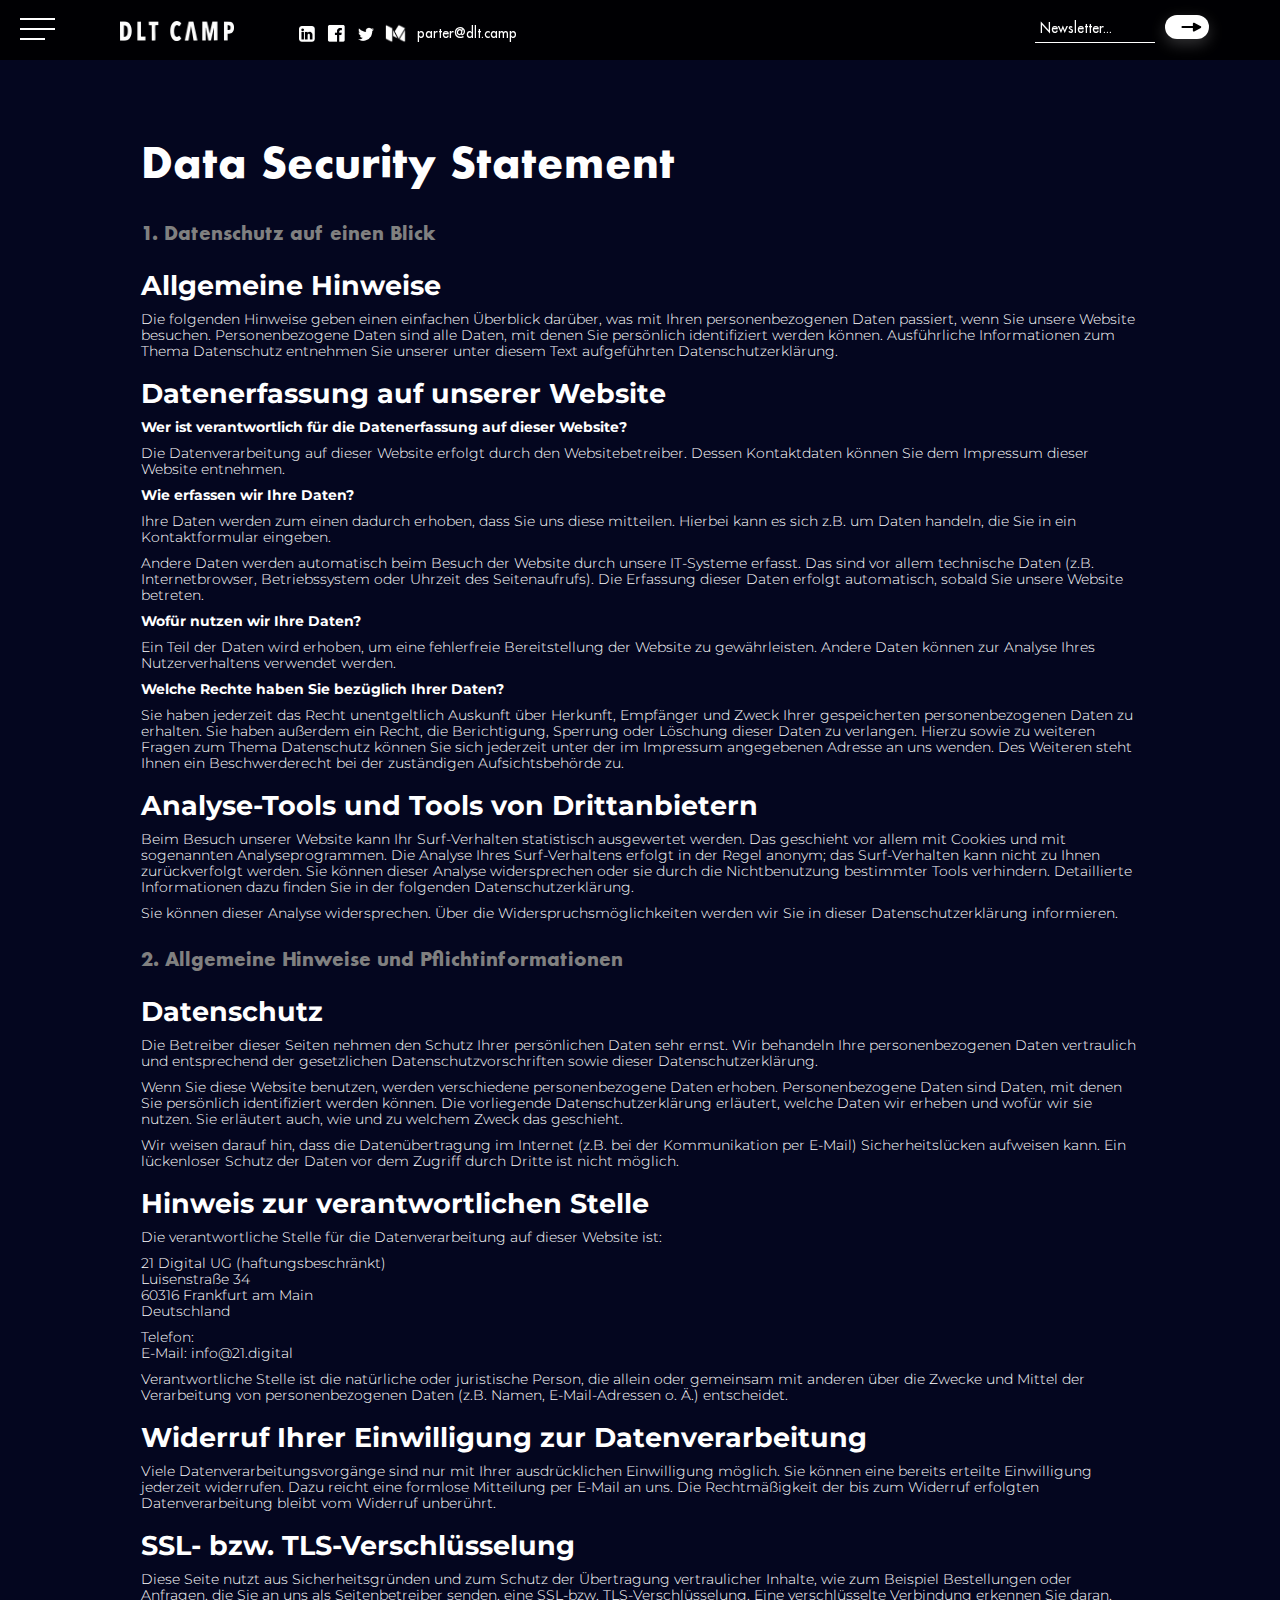
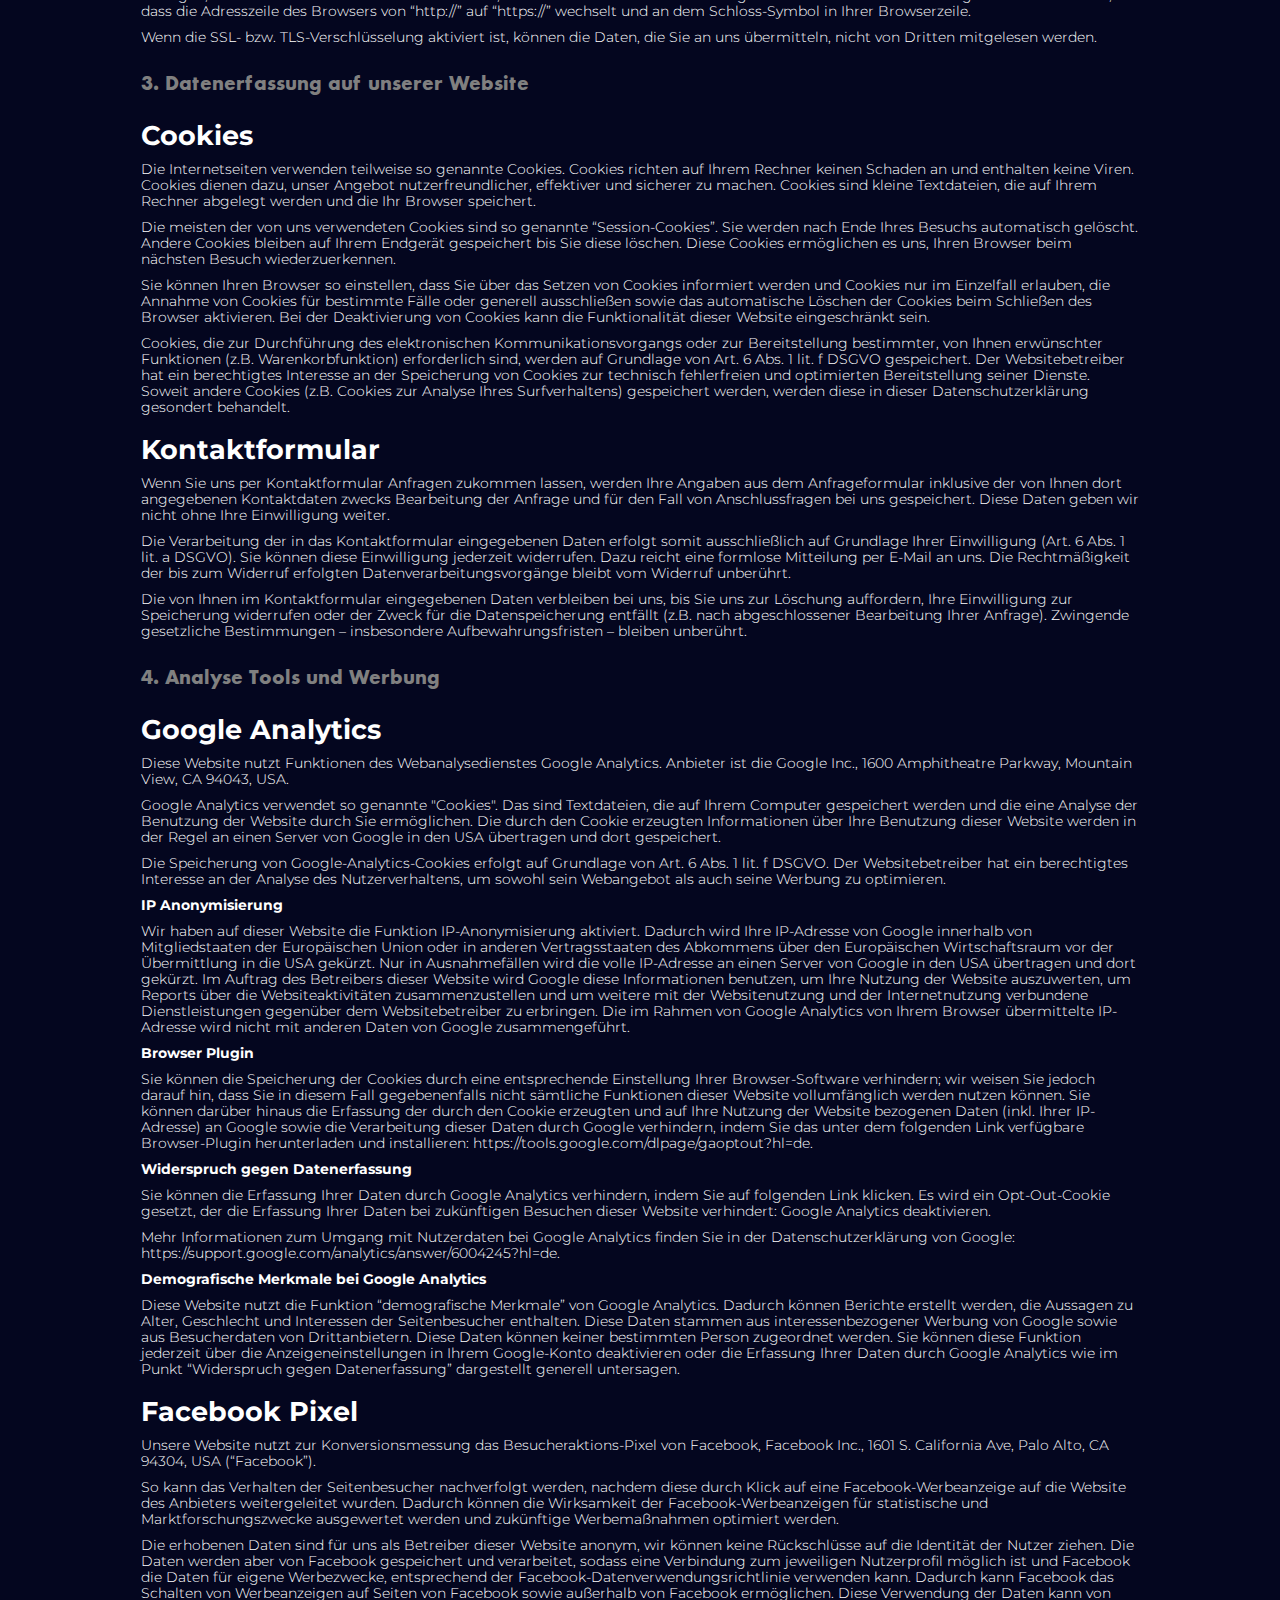
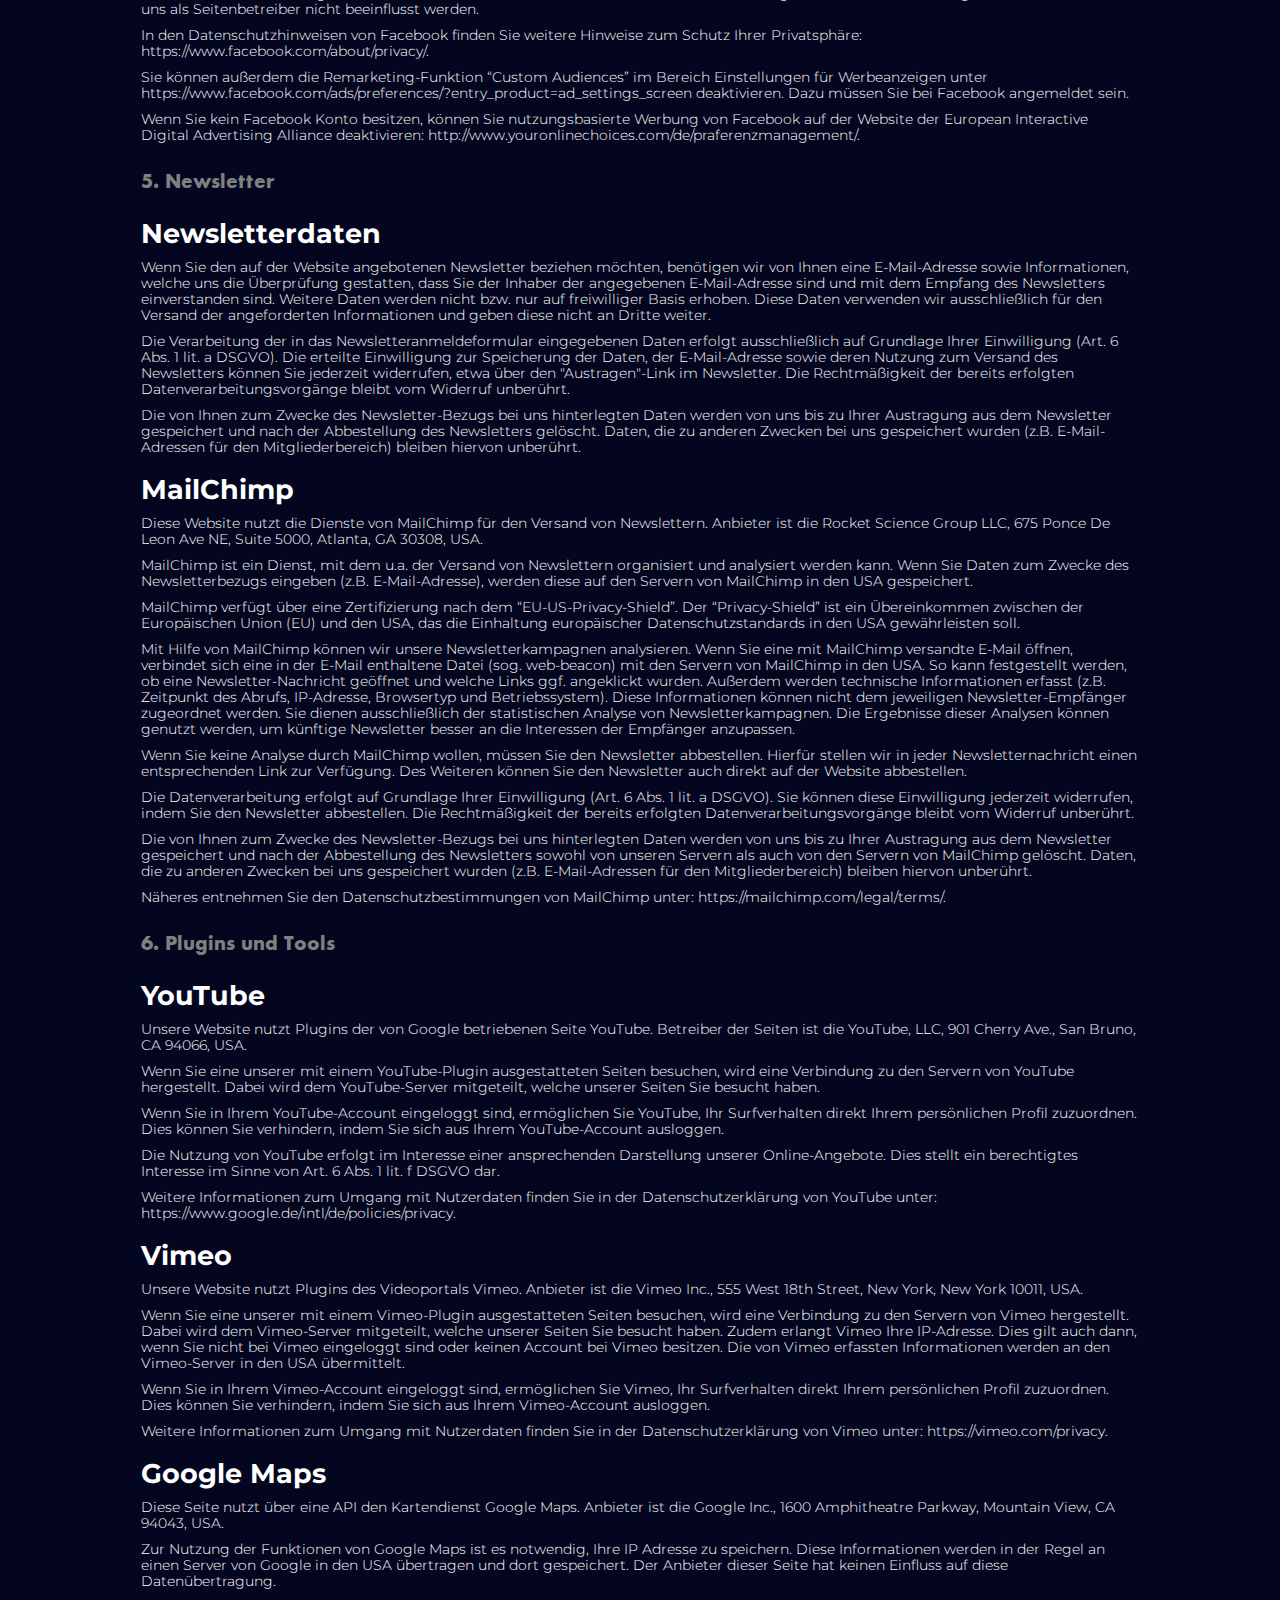
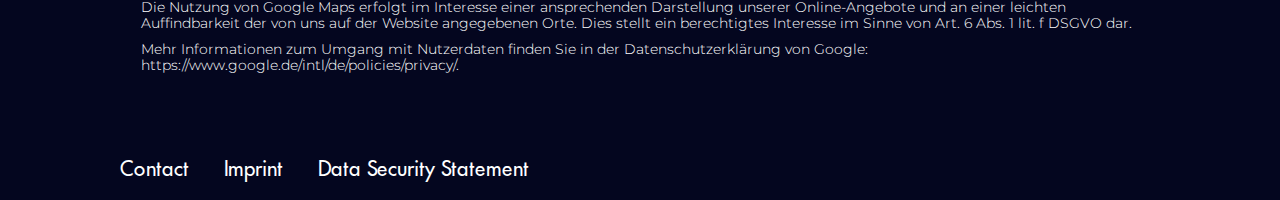
<file: data-security-statement.html>
﻿<!DOCTYPE html><!-- Last Published: Tue Aug 18 2020 13:58:01 GMT+0000 (Coordinated Universal Time) --><html data-wf-domain="www.dlt.camp" data-wf-page="5b76e5ead79b522acf9bf0ec" data-wf-site="5b6ecbb63d9b84fed471307e"><head><meta charset="utf-8"><title>DLT Camp | Data Security Statement</title><meta content="DLT Camp | Data Security Statement" property="og:title"><meta content="DLT Camp | Data Security Statement" property="twitter:title"><meta content="width=device-width, initial-scale=1" name="viewport"><link href="5b6ecbb63d9b84fed471307e/css/dlt-camp.b561f1746.css" rel="stylesheet" type="text/css"><script src="ajax/libs/webfont/1.6.26/webfont.js" type="text/javascript"></script><script type="text/javascript">WebFont.load({  google: {    families: ["Montserrat:100,100italic,200,200italic,300,300italic,400,400italic,500,500italic,600,600italic,700,700italic,800,800italic,900,900italic"]  }});</script><!--[if lt IE 9]><script src="https://cdnjs.cloudflare.com/ajax/libs/html5shiv/3.7.3/html5shiv.min.js" type="text/javascript"></script><![endif]--><script type="text/javascript">!function(o,c){var n=c.documentElement,t=" w-mod-";n.className+=t+"js",("ontouchstart"in o||o.DocumentTouch&&c instanceof DocumentTouch)&&(n.className+=t+"touch")}(window,document);</script><link href="5b6ecbb63d9b84fed471307e/5b86c5de8be1a71dd9ad9717_dlt-favicon.png" rel="shortcut icon" type="image/x-icon"><link href="5b6ecbb63d9b84fed471307e/5b7458c2b28ae7a257b6ed73_dlt256.png" rel="apple-touch-icon"><script type="text/javascript">(function(i,s,o,g,r,a,m){i['GoogleAnalyticsObject']=r;i[r]=i[r]||function(){(i[r].q=i[r].q||[]).push(arguments)},i[r].l=1*new Date();a=s.createElement(o),m=s.getElementsByTagName(o)[0];a.async=1;a.src=g;m.parentNode.insertBefore(a,m)})(window,document,'script','https://www.google-analytics.com/analytics.js','ga');ga('create', 'UA-98122502-7', 'auto');ga('set', 'anonymizeIp', true);ga('send', 'pageview');</script><link rel="stylesheet" type="text/css" href="ajax/libs/fullPage.js/3.0.5/fullpage.css">
<style>
  .custom-nav-menu.open{
  	transform:translateY(0);
    opacity:1;
  }
  .home-images.hide{
    opacity:0;
  }
  body{
    overflow-x:hidden;
    position:relative
  }
  body,.header{
  	max-width:100vw;
  }
  .w-slider-mask{
  	z-index:auto!important
  }
  @media screen and (max-width: 767px){
    body{
      overflow-y:auto!important;
      overflow-x:hidden;
    }
    .scroll-sign{
    	display:none!important
    }
    .footer{
    	margin-top:-5px!important
    }
  }
  @media screen and (min-width: 768px){
    .left-area{
    	max-width:calc(100vw - 50vh);
      	min-width:60vw;
    }
   	a.footerlink:last-child {
      margin-right: 0;
	}
  }
  input.nl-input{
  	font-size:12px;
  }
  input.nl-input:focus{
  	outline:none;
  }
  .nl-agree{
  	display: inline-block;
    font-size: 10px;
    margin-left: 5px;
    transform: translateY(-5px);
  }
  .nl-input-area{
  	opacity:1!important;
  }
  .nl-agree-wrapper{
  	margin-top: -12px;
    margin-bottom: 5px;}
  .nl-button-input{
    position: absolute;
    z-index: 2;
    width: 100%;
    height: 100%;
    margin: 0;
    background:none;
    border:none
  }
  #mce-success-response{
  	font-size:14px;
    position: absolute;
    top: 50px;
  }
  .nl-button-inner .arrow{
  	position: absolute;
    z-index: 1;
    top:5px;
    right:5px;
  }
  .w-nav,.w-nav-button,.submit-button{
    background:none!important
  }
  @media screen and (min-width: 768px){
  	input.w-input, input.w-input::-webkit-input-placeholder {
    	font-size: 18px!important;
    }
  }
  .nl-button{
   -webkit-transition: opacity .25s ease-in-out;
   transition: opacity .25s ease-in-out;
  }
  .nl-input-area.extended{
	max-height:168px
  }
  .nl-button.extended{
	margin-top:80px!important;
    opacity:1;
  }
  .nl-toggle.extended{
  	height:0;
    opacity:0;
    overflow:hidden;
  }
  .nl-button{
  	margin-left:120px
  }
  .nl-button-inner {
    position: relative;
    width: 40px;
    height: 21px;
    margin-left: -10px;
    margin-right: -10px;
  }
  .nl-input{
  background:none;
  border-left:none;
  border-right:none;
  border-top:none;
  border-bottom:solid 1px #fff;
  padding: 0 5px 5px;
  width:120px;
  color: #fff;
  font-size:12px;
  display:block;
  margin-top:0;
  margin-bottom:20px;
  }
  .tab3{
  	margin-bottom:10px
  }
  .nl-button-input{
    cursor:pointer;
  }
  ::placeholder{
      color: #fff;
      opacity: 1;
      font-size:12px!important
  }
  :-ms-input-placeholder{
      color: #fff;
      opacity: 1;
      font-size:12px!important
  }
  ::-ms-input-placeholder{
      color: #fff;
      opacity: 1;
      font-size:12px!important
  }
  input:focus, input:valid {
    color: #fff;
  }
  input[type=submit]:valid {
    color: #000;
   }
  .nl-toggle-close{
      display:block;
    width:10px;
    -webkit-transition: all .2s ease-in-out;
    transition: all .2s ease-in-out;
    height:0;
    overflow:hidden;
    opacity:0;
    -moz-transform: rotate(0deg);
      -ms-transform: rotate(0deg);
      -o-transform: rotate(0deg);
      -webkit-transform: rotate(0deg);
      transform: rotate(0deg);
  }
  .nl-toggle-close.extended{
    -webkit-transition: all .2s ease-in-out;
    transition: all .2s ease-in-out;
    overflow:visible;
    opacity:1;
    cursor:pointer;
    height:auto;
  }
  .nl-toggle-close.extended img,.nl-toggle-close.extended img:hover{
      -webkit-transition: all .2s ease-in-out;
    transition: all .2s ease-in-out;
  }
  .nl-toggle-close.extended img:hover{
      transform: translateY(-4px);
  }
  @media screen and (min-width: 768px){
    .nl-button{
      margin-left:130px!important
    }
  }
  @media screen and (max-width: 767px){
  	.button.small.nl-button{
      top:63px;
      margin-left:47px!important
    }
    .nl-button-inner.arrow{
      right:8px;
    }
    .newsletter{
      margin-bottom:30px;
      margin-top:20px;
    }
    .footerlink{
      margin-right:0;
    }
    .nl-input-area.w-embed.w-script.extended .nl-button{
      top:168px!important;
      -webkit-transition: all .2s ease-in-out;
      transition: all .2s ease-in-out;
    }
    .nl-toggle-close{
      display:none
    }
  }
  .map iframe, .map-wrap {
        pointer-events: none!important;
  }
  .map-wrap.clicked{
		pointer-events: auto!important;
	}
  	w-reset input:focus, input:valid {
    	color: #000!important;
	}
  	input.nl-input:focus, input.nl-input:valid {
    	color: #fff!important;
	}
  @media screen and (min-width: 1600px) and (min-height:900px){
    .profile-background{
    	width:180px;
      	height:180px;
    }
  }
  
</style>



<!-- Hotjar Tracking Code for https://www.dlt.camp -->
<script>
    (function(h,o,t,j,a,r){
        h.hj=h.hj||function(){(h.hj.q=h.hj.q||[]).push(arguments)};
        h._hjSettings={hjid:1067213,hjsv:6};
        a=o.getElementsByTagName('head')[0];
        r=o.createElement('script');r.async=1;
        r.src=t+h._hjSettings.hjid+j+h._hjSettings.hjsv;
        a.appendChild(r);
    })(window,document,'https://static.hotjar.com/c/hotjar-','.js?sv=');
</script></head><body><div data-w-id="a01e0da0-af19-1fe7-6d7b-326d6c3fbe6f" class="preloader div-block"><div class="preload w-embed"><style>
.loader {
  border: 4px solid #fff;
  border-radius: 50%;
  border-top: 4px solid #000;
  width: 34px;
  height: 34px;
  -webkit-animation: spin .5s linear infinite; /* Safari */
  animation: spin .5s linear infinite;
}

/* Safari */
@-webkit-keyframes spin {
  0% { -webkit-transform: rotate(0deg); }
  100% { -webkit-transform: rotate(360deg); }
}

@keyframes spin {
  0% { transform: rotate(0deg); }
  100% { transform: rotate(360deg); }
}
</style>
<div class="loader"></div></div></div><div class="header"><div class="custom-nav-menu"><div class="container"><a href="index.htm" class="navlink">Home</a><a href="about.html" class="navlink">About</a><a href="services.html" class="navlink">Services</a><a href="dlt-camp-cases.html" class="navlink">Cases</a><a href="team.html" class="navlink">Team</a><a href="nextevents.html" class="navlink">Next Events</a><a href="contact.html" class="navlink">Contact Us</a></div></div><div data-collapse="all" data-animation="default" data-duration="400" role="banner" class="navbar w-nav"><div class="menu-button w-nav-button" data-ix="new-interaction"><div class="topline"></div><div class="middleline"></div><div class="bottomline"></div></div></div><div class="topheader"><div class="container header-area"><a href="index.htm" class="w-inline-block"><img src="5b6ecbb63d9b84fed471307e/5b6ecbb63d9b842dcc7130d1_tdlcamp.png" srcset="5b6ecbb63d9b84fed471307e/5b6ecbb63d9b842dcc7130d1_tdlcamp-p-500.png 500w, 5b6ecbb63d9b84fed471307e/5b6ecbb63d9b842dcc7130d1_tdlcamp.png 799w" sizes="(max-width: 479px) 60vw, (max-width: 767px) 102px, (max-width: 991px) 14vw, 11vw" alt="" class="logo"></a><div class="header-details"><div class="icons"><a href="https://de.linkedin.com/company/dltcamp" target="_blank" class="w-inline-block"><img src="5b6ecbb63d9b84fed471307e/5b6ecbb63d9b84e06e7130b6_icons8-linkedin-52.png" alt="" class="icon smaller"></a><a href="https://www.facebook.com/dltcamp/" target="_blank" class="w-inline-block"><img src="5b6ecbb63d9b84fed471307e/5b6ecbb63d9b8409d07130b4_icons8-facebook-90.png" alt="" class="icon"></a><a href="https://twitter.com/dltcamp" target="_blank" class="w-inline-block"><img src="5b6ecbb63d9b84fed471307e/5b6ecbb63d9b8445ad7130b2_icons8-twitter-filled-100.png" alt="" class="icon smaller"></a><a href="https://medium.com/@dltcamp" target="_blank" class="w-inline-block"><img src="5b6ecbb63d9b84fed471307e/5b6ecbb63d9b84ec417130b7_icons8-medium-filled-100.png" alt="" class="icon"></a></div><a href="mailto:partner@dlt.camp" class="header-email-link">parter@dlt.camp</a><div class="newsletter margin-left-auto"><div class="nl-toggle"><div class="nl-text">Newsletter...</div></div><div class="nl-input-wrap"><div class="nl-input-area w-embed w-script"><!--
<input class=nl-input name=email type=email placeholder="Email...">
<input class="nl-input" name=name type=text placeholder="Name..." />
<input class="nl-input" name=surname type=text placeholder="Surname..." />
<div class="nl-toggle-close"><img src="https://assets.website-files.com/5b686e79659aca3bfec8f10f/5b686e79659aca2cd3c8f13f_white-arrow.svg"></div>
-->

<!-- Begin MailChimp Signup Form -->
<div id="mc_embed_signup">
<form action="https://digital.us15.list-manage.com/subscribe/post?u=baeff9a8027b7d2aaeadf60a0&amp;id=828e580259" method="post" id="mc-embedded-subscribe-form" name="mc-embedded-subscribe-form" class="validate" target="_blank" novalidate="">
  <input type="email" value="" name="EMAIL" placeholder="Email..." class="required email nl-input tab1" id="mce-EMAIL" tabindex="101">
	<input type="text" value="" name="FNAME" placeholder="First name..." class="nl-input tab2" id="mce-FNAME" tabindex="101">
	<input type="text" value="" name="LNAME" placeholder="Last name..." class="nl-input tab3" id="mce-LNAME" tabindex="101">
  <!--
  <div class=nl-agree-wrapper style=margin-bottom:0>
    <input type="checkbox" id="myCheck" name="test" class="tab4" required /><div class="nl-agree">I agree to the <a href="http://dlt-camp.webflow.io/data-security-statement">Privacy Policy</a></div>
   </div>
	-->
		<div class="response" id="mce-error-response" style="display:none">*required</div>
		<div class="response" id="mce-success-response" style="display:none">*required</div>
 <!-- real people should not fill this in and expect good things - do not remove this or risk form bot signups-->
    <div style="position: absolute; left: -5000px;" aria-hidden="true"><input type="text" name="b_baeff9a8027b7d2aaeadf60a0_828e580259" tabindex="-1" value=""></div>
    <!--<div class="clear"><input type="submit" value="Subscribe" name="subscribe" id="mc-embedded-subscribe" class="button"></div>-->
    <div class="button small nl-button w-inline-block"><div class="nl-button-inner"><input class="nl-button-input tab5" type="submit" name="subscribe" value="" id="mc-embedded-subscribe"><img src="5b6ecbb63d9b84fed471307e/5b6ecbb63d9b843a407130aa_black-arrow.svg" class="arrow"></div></div>
    <div class="nl-toggle-close"><img src="5b6ecbb63d9b84fed471307e/5b7c3afe6e136f36b67e482e_x.png"></div>

</form>
</div>
<script type='text/javascript' src='downloads.mailchimp.com/js/mc-validate.js'></script><script type='text/javascript'>(function($) {window.fnames = new Array(); window.ftypes = new Array();fnames[0]='EMAIL';ftypes[0]='email';fnames[1]='FNAME';ftypes[1]='text';fnames[2]='LNAME';ftypes[2]='text';fnames[3]='ADDRESS';ftypes[3]='address';fnames[4]='PHONE';ftypes[4]='phone';}(jQuery));var $mcj = jQuery.noConflict(true);</script>
<!--End mc_embed_signup--></div></div></div></div></div></div></div><div class="fullheight-wrapper"><div class="legal"><div class="flex-left-center"><div class="container flex-left-center"><div class="section-inner imprint"><h1>Data Security Statement</h1><div class="text left w-richtext"><h2>1. Datenschutz auf einen Blick</h2><h3>Allgemeine Hinweise</h3><p>Die folgenden Hinweise geben einen einfachen Überblick darüber, was mit Ihren personenbezogenen Daten passiert, wenn Sie unsere Website besuchen. Personenbezogene Daten sind alle Daten, mit denen Sie persönlich identifiziert werden können. Ausführliche Informationen zum Thema Datenschutz entnehmen Sie unserer unter diesem Text aufgeführten Datenschutzerklärung.</p><h3>Datenerfassung auf unserer Website</h3><p><strong>Wer ist verantwortlich für die Datenerfassung auf dieser Website?</strong></p><p>Die Datenverarbeitung auf dieser Website erfolgt durch den Websitebetreiber. Dessen Kontaktdaten können Sie dem Impressum dieser Website entnehmen.</p><p><strong>Wie erfassen wir Ihre Daten?</strong></p><p>Ihre Daten werden zum einen dadurch erhoben, dass Sie uns diese mitteilen. Hierbei kann es sich z.B. um Daten handeln, die Sie in ein Kontaktformular eingeben.</p><p>Andere Daten werden automatisch beim Besuch der Website durch unsere IT-Systeme erfasst. Das sind vor allem technische Daten (z.B. Internetbrowser, Betriebssystem oder Uhrzeit des Seitenaufrufs). Die Erfassung dieser Daten erfolgt automatisch, sobald Sie unsere Website betreten.</p><p><strong>Wofür nutzen wir Ihre Daten?</strong></p><p>Ein Teil der Daten wird erhoben, um eine fehlerfreie Bereitstellung der Website zu gewährleisten. Andere Daten können zur Analyse Ihres Nutzerverhaltens verwendet werden.</p><p><strong>Welche Rechte haben Sie bezüglich Ihrer Daten?</strong></p><p>Sie haben jederzeit das Recht unentgeltlich Auskunft über Herkunft, Empfänger und Zweck Ihrer gespeicherten personenbezogenen Daten zu erhalten. Sie haben außerdem ein Recht, die Berichtigung, Sperrung oder Löschung dieser Daten zu verlangen. Hierzu sowie zu weiteren Fragen zum Thema Datenschutz können Sie sich jederzeit unter der im Impressum angegebenen Adresse an uns wenden. Des Weiteren steht Ihnen ein Beschwerderecht bei der zuständigen Aufsichtsbehörde zu.</p><h3>Analyse-Tools und Tools von Drittanbietern</h3><p>Beim Besuch unserer Website kann Ihr Surf-Verhalten statistisch ausgewertet werden. Das geschieht vor allem mit Cookies und mit sogenannten Analyseprogrammen. Die Analyse Ihres Surf-Verhaltens erfolgt in der Regel anonym; das Surf-Verhalten kann nicht zu Ihnen zurückverfolgt werden. Sie können dieser Analyse widersprechen oder sie durch die Nichtbenutzung bestimmter Tools verhindern. Detaillierte Informationen dazu finden Sie in der folgenden Datenschutzerklärung.</p><p>Sie können dieser Analyse widersprechen. Über die Widerspruchsmöglichkeiten werden wir Sie in dieser Datenschutzerklärung informieren.</p><h2>2. Allgemeine Hinweise und Pflichtinformationen</h2><h3>Datenschutz</h3><p>Die Betreiber dieser Seiten nehmen den Schutz Ihrer persönlichen Daten sehr ernst. Wir behandeln Ihre personenbezogenen Daten vertraulich und entsprechend der gesetzlichen Datenschutzvorschriften sowie dieser Datenschutzerklärung.</p><p>Wenn Sie diese Website benutzen, werden verschiedene personenbezogene Daten erhoben. Personenbezogene Daten sind Daten, mit denen Sie persönlich identifiziert werden können. Die vorliegende Datenschutzerklärung erläutert, welche Daten wir erheben und wofür wir sie nutzen. Sie erläutert auch, wie und zu welchem Zweck das geschieht.</p><p>Wir weisen darauf hin, dass die Datenübertragung im Internet (z.B. bei der Kommunikation per E-Mail) Sicherheitslücken aufweisen kann. Ein lückenloser Schutz der Daten vor dem Zugriff durch Dritte ist nicht möglich.</p><h3>Hinweis zur verantwortlichen Stelle</h3><p>Die verantwortliche Stelle für die Datenverarbeitung auf dieser Website ist:</p><p>21 Digital UG (haftungsbeschränkt)<br>Luisenstraße 34<br>60316 Frankfurt am Main<br>Deutschland</p><p>Telefon:<br>E-Mail: info@21.digital</p><p>Verantwortliche Stelle ist die natürliche oder juristische Person, die allein oder gemeinsam mit anderen über die Zwecke und Mittel der Verarbeitung von personenbezogenen Daten (z.B. Namen, E-Mail-Adressen o. Ä.) entscheidet.</p><h3>Widerruf Ihrer Einwilligung zur Datenverarbeitung</h3><p>Viele Datenverarbeitungsvorgänge sind nur mit Ihrer ausdrücklichen Einwilligung möglich. Sie können eine bereits erteilte Einwilligung jederzeit widerrufen. Dazu reicht eine formlose Mitteilung per E-Mail an uns. Die Rechtmäßigkeit der bis zum Widerruf erfolgten Datenverarbeitung bleibt vom Widerruf unberührt.</p><h3>SSL- bzw. TLS-Verschlüsselung</h3><p>Diese Seite nutzt aus Sicherheitsgründen und zum Schutz der Übertragung vertraulicher Inhalte, wie zum Beispiel Bestellungen oder Anfragen, die Sie an uns als Seitenbetreiber senden, eine SSL-bzw. TLS-Verschlüsselung. Eine verschlüsselte Verbindung erkennen Sie daran, dass die Adresszeile des Browsers von “http://” auf “https://” wechselt und an dem Schloss-Symbol in Ihrer Browserzeile.</p><p>Wenn die SSL- bzw. TLS-Verschlüsselung aktiviert ist, können die Daten, die Sie an uns übermitteln, nicht von Dritten mitgelesen werden.</p><h2>3. Datenerfassung auf unserer Website</h2><h3>Cookies</h3><p>Die Internetseiten verwenden teilweise so genannte Cookies. Cookies richten auf Ihrem Rechner keinen Schaden an und enthalten keine Viren. Cookies dienen dazu, unser Angebot nutzerfreundlicher, effektiver und sicherer zu machen. Cookies sind kleine Textdateien, die auf Ihrem Rechner abgelegt werden und die Ihr Browser speichert.</p><p>Die meisten der von uns verwendeten Cookies sind so genannte “Session-Cookies”. Sie werden nach Ende Ihres Besuchs automatisch gelöscht. Andere Cookies bleiben auf Ihrem Endgerät gespeichert bis Sie diese löschen. Diese Cookies ermöglichen es uns, Ihren Browser beim nächsten Besuch wiederzuerkennen.</p><p>Sie können Ihren Browser so einstellen, dass Sie über das Setzen von Cookies informiert werden und Cookies nur im Einzelfall erlauben, die Annahme von Cookies für bestimmte Fälle oder generell ausschließen sowie das automatische Löschen der Cookies beim Schließen des Browser aktivieren. Bei der Deaktivierung von Cookies kann die Funktionalität dieser Website eingeschränkt sein.</p><p>Cookies, die zur Durchführung des elektronischen Kommunikationsvorgangs oder zur Bereitstellung bestimmter, von Ihnen erwünschter Funktionen (z.B. Warenkorbfunktion) erforderlich sind, werden auf Grundlage von Art. 6 Abs. 1 lit. f DSGVO gespeichert. Der Websitebetreiber hat ein berechtigtes Interesse an der Speicherung von Cookies zur technisch fehlerfreien und optimierten Bereitstellung seiner Dienste. Soweit andere Cookies (z.B. Cookies zur Analyse Ihres Surfverhaltens) gespeichert werden, werden diese in dieser Datenschutzerklärung gesondert behandelt.</p><h3>Kontaktformular</h3><p>Wenn Sie uns per Kontaktformular Anfragen zukommen lassen, werden Ihre Angaben aus dem Anfrageformular inklusive der von Ihnen dort angegebenen Kontaktdaten zwecks Bearbeitung der Anfrage und für den Fall von Anschlussfragen bei uns gespeichert. Diese Daten geben wir nicht ohne Ihre Einwilligung weiter.</p><p>Die Verarbeitung der in das Kontaktformular eingegebenen Daten erfolgt somit ausschließlich auf Grundlage Ihrer Einwilligung (Art. 6 Abs. 1 lit. a DSGVO). Sie können diese Einwilligung jederzeit widerrufen. Dazu reicht eine formlose Mitteilung per E-Mail an uns. Die Rechtmäßigkeit der bis zum Widerruf erfolgten Datenverarbeitungsvorgänge bleibt vom Widerruf unberührt.</p><p>Die von Ihnen im Kontaktformular eingegebenen Daten verbleiben bei uns, bis Sie uns zur Löschung auffordern, Ihre Einwilligung zur Speicherung widerrufen oder der Zweck für die Datenspeicherung entfällt (z.B. nach abgeschlossener Bearbeitung Ihrer Anfrage). Zwingende gesetzliche Bestimmungen – insbesondere Aufbewahrungsfristen – bleiben unberührt.</p><h2>4. Analyse Tools und Werbung</h2><h3>Google Analytics</h3><p>Diese Website nutzt Funktionen des Webanalysedienstes Google Analytics. Anbieter ist die Google Inc., 1600 Amphitheatre Parkway, Mountain View, CA 94043, USA.</p><p>Google Analytics verwendet so genannte &quot;Cookies&quot;. Das sind Textdateien, die auf Ihrem Computer gespeichert werden und die eine Analyse der Benutzung der Website durch Sie ermöglichen. Die durch den Cookie erzeugten Informationen über Ihre Benutzung dieser Website werden in der Regel an einen Server von Google in den USA übertragen und dort gespeichert.</p><p>Die Speicherung von Google-Analytics-Cookies erfolgt auf Grundlage von Art. 6 Abs. 1 lit. f DSGVO. Der Websitebetreiber hat ein berechtigtes Interesse an der Analyse des Nutzerverhaltens, um sowohl sein Webangebot als auch seine Werbung zu optimieren.</p><p><strong>IP Anonymisierung</strong></p><p>Wir haben auf dieser Website die Funktion IP-Anonymisierung aktiviert. Dadurch wird Ihre IP-Adresse von Google innerhalb von Mitgliedstaaten der Europäischen Union oder in anderen Vertragsstaaten des Abkommens über den Europäischen Wirtschaftsraum vor der Übermittlung in die USA gekürzt. Nur in Ausnahmefällen wird die volle IP-Adresse an einen Server von Google in den USA übertragen und dort gekürzt. Im Auftrag des Betreibers dieser Website wird Google diese Informationen benutzen, um Ihre Nutzung der Website auszuwerten, um Reports über die Websiteaktivitäten zusammenzustellen und um weitere mit der Websitenutzung und der Internetnutzung verbundene Dienstleistungen gegenüber dem Websitebetreiber zu erbringen. Die im Rahmen von Google Analytics von Ihrem Browser übermittelte IP-Adresse wird nicht mit anderen Daten von Google zusammengeführt.</p><p><strong>Browser Plugin</strong></p><p>Sie können die Speicherung der Cookies durch eine entsprechende Einstellung Ihrer Browser-Software verhindern; wir weisen Sie jedoch darauf hin, dass Sie in diesem Fall gegebenenfalls nicht sämtliche Funktionen dieser Website vollumfänglich werden nutzen können. Sie können darüber hinaus die Erfassung der durch den Cookie erzeugten und auf Ihre Nutzung der Website bezogenen Daten (inkl. Ihrer IP-Adresse) an Google sowie die Verarbeitung dieser Daten durch Google verhindern, indem Sie das unter dem folgenden Link verfügbare Browser-Plugin herunterladen und installieren: <a href="https://tools.google.com/dlpage/gaoptout?hl=de" target="_blank">https://tools.google.com/dlpage/gaoptout?hl=de</a>.</p><p><strong>Widerspruch gegen Datenerfassung</strong></p><p>Sie können die Erfassung Ihrer Daten durch Google Analytics verhindern, indem Sie auf folgenden Link klicken. Es wird ein Opt-Out-Cookie gesetzt, der die Erfassung Ihrer Daten bei zukünftigen Besuchen dieser Website verhindert: <a href="http://javascript:gaOptout();">Google Analytics deaktivieren</a>.</p><p>Mehr Informationen zum Umgang mit Nutzerdaten bei Google Analytics finden Sie in der Datenschutzerklärung von Google: <a href="https://support.google.com/analytics/answer/6004245?hl=de" target="_blank">https://support.google.com/analytics/answer/6004245?hl=de</a>.</p><p><strong>Demografische Merkmale bei Google Analytics</strong></p><p>Diese Website nutzt die Funktion “demografische Merkmale” von Google Analytics. Dadurch können Berichte erstellt werden, die Aussagen zu Alter, Geschlecht und Interessen der Seitenbesucher enthalten. Diese Daten stammen aus interessenbezogener Werbung von Google sowie aus Besucherdaten von Drittanbietern. Diese Daten können keiner bestimmten Person zugeordnet werden. Sie können diese Funktion jederzeit über die Anzeigeneinstellungen in Ihrem Google-Konto deaktivieren oder die Erfassung Ihrer Daten durch Google Analytics wie im Punkt “Widerspruch gegen Datenerfassung” dargestellt generell untersagen.</p><h3>Facebook Pixel</h3><p>Unsere Website nutzt zur Konversionsmessung das Besucheraktions-Pixel von Facebook, Facebook Inc., 1601 S. California Ave, Palo Alto, CA 94304, USA (“Facebook”).</p><p>So kann das Verhalten der Seitenbesucher nachverfolgt werden, nachdem diese durch Klick auf eine Facebook-Werbeanzeige auf die Website des Anbieters weitergeleitet wurden. Dadurch können die Wirksamkeit der Facebook-Werbeanzeigen für statistische und Marktforschungszwecke ausgewertet werden und zukünftige Werbemaßnahmen optimiert werden.</p><p>Die erhobenen Daten sind für uns als Betreiber dieser Website anonym, wir können keine Rückschlüsse auf die Identität der Nutzer ziehen. Die Daten werden aber von Facebook gespeichert und verarbeitet, sodass eine Verbindung zum jeweiligen Nutzerprofil möglich ist und Facebook die Daten für eigene Werbezwecke, entsprechend der <a href="https://www.facebook.com/about/privacy/" target="_blank">Facebook-Datenverwendungsrichtlinie</a> verwenden kann. Dadurch kann Facebook das Schalten von Werbeanzeigen auf Seiten von Facebook sowie außerhalb von Facebook ermöglichen. Diese Verwendung der Daten kann von uns als Seitenbetreiber nicht beeinflusst werden.</p><p>In den Datenschutzhinweisen von Facebook finden Sie weitere Hinweise zum Schutz Ihrer Privatsphäre: <a href="https://www.facebook.com/about/privacy/" target="_blank">https://www.facebook.com/about/privacy/</a>.</p><p>Sie können außerdem die Remarketing-Funktion “Custom Audiences” im Bereich Einstellungen für Werbeanzeigen unter <a href="https://www.facebook.com/ads/preferences/?entry_product=ad_settings_screen" target="_blank">https://www.facebook.com/ads/preferences/?entry_product=ad_settings_screen</a> deaktivieren. Dazu müssen Sie bei Facebook angemeldet sein.</p><p>Wenn Sie kein Facebook Konto besitzen, können Sie nutzungsbasierte Werbung von Facebook auf der Website der European Interactive Digital Advertising Alliance deaktivieren: <a href="http://www.youronlinechoices.com/de/praferenzmanagement/" target="_blank">http://www.youronlinechoices.com/de/praferenzmanagement/</a>.</p><h2>5. Newsletter</h2><h3>Newsletterdaten</h3><p>Wenn Sie den auf der Website angebotenen Newsletter beziehen möchten, benötigen wir von Ihnen eine E-Mail-Adresse sowie Informationen, welche uns die Überprüfung gestatten, dass Sie der Inhaber der angegebenen E-Mail-Adresse sind und mit dem Empfang des Newsletters einverstanden sind. Weitere Daten werden nicht bzw. nur auf freiwilliger Basis erhoben. Diese Daten verwenden wir ausschließlich für den Versand der angeforderten Informationen und geben diese nicht an Dritte weiter.</p><p>Die Verarbeitung der in das Newsletteranmeldeformular eingegebenen Daten erfolgt ausschließlich auf Grundlage Ihrer Einwilligung (Art. 6 Abs. 1 lit. a DSGVO). Die erteilte Einwilligung zur Speicherung der Daten, der E-Mail-Adresse sowie deren Nutzung zum Versand des Newsletters können Sie jederzeit widerrufen, etwa über den &quot;Austragen&quot;-Link im Newsletter. Die Rechtmäßigkeit der bereits erfolgten Datenverarbeitungsvorgänge bleibt vom Widerruf unberührt.</p><p>Die von Ihnen zum Zwecke des Newsletter-Bezugs bei uns hinterlegten Daten werden von uns bis zu Ihrer Austragung aus dem Newsletter gespeichert und nach der Abbestellung des Newsletters gelöscht. Daten, die zu anderen Zwecken bei uns gespeichert wurden (z.B. E-Mail-Adressen für den Mitgliederbereich) bleiben hiervon unberührt.</p><h3>MailChimp</h3><p>Diese Website nutzt die Dienste von MailChimp für den Versand von Newslettern. Anbieter ist die Rocket Science Group LLC, 675 Ponce De Leon Ave NE, Suite 5000, Atlanta, GA 30308, USA.</p><p>MailChimp ist ein Dienst, mit dem u.a. der Versand von Newslettern organisiert und analysiert werden kann. Wenn Sie Daten zum Zwecke des Newsletterbezugs eingeben (z.B. E-Mail-Adresse), werden diese auf den Servern von MailChimp in den USA gespeichert.</p><p>MailChimp verfügt über eine Zertifizierung nach dem “EU-US-Privacy-Shield”. Der “Privacy-Shield” ist ein Übereinkommen zwischen der Europäischen Union (EU) und den USA, das die Einhaltung europäischer Datenschutzstandards in den USA gewährleisten soll.</p><p>Mit Hilfe von MailChimp können wir unsere Newsletterkampagnen analysieren. Wenn Sie eine mit MailChimp versandte E-Mail öffnen, verbindet sich eine in der E-Mail enthaltene Datei (sog. web-beacon) mit den Servern von MailChimp in den USA. So kann festgestellt werden, ob eine Newsletter-Nachricht geöffnet und welche Links ggf. angeklickt wurden. Außerdem werden technische Informationen erfasst (z.B. Zeitpunkt des Abrufs, IP-Adresse, Browsertyp und Betriebssystem). Diese Informationen können nicht dem jeweiligen Newsletter-Empfänger zugeordnet werden. Sie dienen ausschließlich der statistischen Analyse von Newsletterkampagnen. Die Ergebnisse dieser Analysen können genutzt werden, um künftige Newsletter besser an die Interessen der Empfänger anzupassen.</p><p>Wenn Sie keine Analyse durch MailChimp wollen, müssen Sie den Newsletter abbestellen. Hierfür stellen wir in jeder Newsletternachricht einen entsprechenden Link zur Verfügung. Des Weiteren können Sie den Newsletter auch direkt auf der Website abbestellen.</p><p>Die Datenverarbeitung erfolgt auf Grundlage Ihrer Einwilligung (Art. 6 Abs. 1 lit. a DSGVO). Sie können diese Einwilligung jederzeit widerrufen, indem Sie den Newsletter abbestellen. Die Rechtmäßigkeit der bereits erfolgten Datenverarbeitungsvorgänge bleibt vom Widerruf unberührt.</p><p>Die von Ihnen zum Zwecke des Newsletter-Bezugs bei uns hinterlegten Daten werden von uns bis zu Ihrer Austragung aus dem Newsletter gespeichert und nach der Abbestellung des Newsletters sowohl von unseren Servern als auch von den Servern von MailChimp gelöscht. Daten, die zu anderen Zwecken bei uns gespeichert wurden (z.B. E-Mail-Adressen für den Mitgliederbereich) bleiben hiervon unberührt.</p><p>Näheres entnehmen Sie den Datenschutzbestimmungen von MailChimp unter: <a href="https://mailchimp.com/legal/terms/" target="_blank">https://mailchimp.com/legal/terms/</a>.</p><h2>6. Plugins und Tools</h2><h3>YouTube</h3><p>Unsere Website nutzt Plugins der von Google betriebenen Seite YouTube. Betreiber der Seiten ist die YouTube, LLC, 901 Cherry Ave., San Bruno, CA 94066, USA.</p><p>Wenn Sie eine unserer mit einem YouTube-Plugin ausgestatteten Seiten besuchen, wird eine Verbindung zu den Servern von YouTube hergestellt. Dabei wird dem YouTube-Server mitgeteilt, welche unserer Seiten Sie besucht haben.</p><p>Wenn Sie in Ihrem YouTube-Account eingeloggt sind, ermöglichen Sie YouTube, Ihr Surfverhalten direkt Ihrem persönlichen Profil zuzuordnen. Dies können Sie verhindern, indem Sie sich aus Ihrem YouTube-Account ausloggen.</p><p>Die Nutzung von YouTube erfolgt im Interesse einer ansprechenden Darstellung unserer Online-Angebote. Dies stellt ein berechtigtes Interesse im Sinne von Art. 6 Abs. 1 lit. f DSGVO dar.</p><p>Weitere Informationen zum Umgang mit Nutzerdaten finden Sie in der Datenschutzerklärung von YouTube unter: <a href="https://www.google.de/intl/de/policies/privacy" target="_blank">https://www.google.de/intl/de/policies/privacy</a>.</p><h3>Vimeo</h3><p>Unsere Website nutzt Plugins des Videoportals Vimeo. Anbieter ist die Vimeo Inc., 555 West 18th Street, New York, New York 10011, USA.</p><p>Wenn Sie eine unserer mit einem Vimeo-Plugin ausgestatteten Seiten besuchen, wird eine Verbindung zu den Servern von Vimeo hergestellt. Dabei wird dem Vimeo-Server mitgeteilt, welche unserer Seiten Sie besucht haben. Zudem erlangt Vimeo Ihre IP-Adresse. Dies gilt auch dann, wenn Sie nicht bei Vimeo eingeloggt sind oder keinen Account bei Vimeo besitzen. Die von Vimeo erfassten Informationen werden an den Vimeo-Server in den USA übermittelt.</p><p>Wenn Sie in Ihrem Vimeo-Account eingeloggt sind, ermöglichen Sie Vimeo, Ihr Surfverhalten direkt Ihrem persönlichen Profil zuzuordnen. Dies können Sie verhindern, indem Sie sich aus Ihrem Vimeo-Account ausloggen.</p><p>Weitere Informationen zum Umgang mit Nutzerdaten finden Sie in der Datenschutzerklärung von Vimeo unter: <a href="https://vimeo.com/privacy" target="_blank">https://vimeo.com/privacy</a>.</p><h3>Google Maps</h3><p>Diese Seite nutzt über eine API den Kartendienst Google Maps. Anbieter ist die Google Inc., 1600 Amphitheatre Parkway, Mountain View, CA 94043, USA.</p><p>Zur Nutzung der Funktionen von Google Maps ist es notwendig, Ihre IP Adresse zu speichern. Diese Informationen werden in der Regel an einen Server von Google in den USA übertragen und dort gespeichert. Der Anbieter dieser Seite hat keinen Einfluss auf diese Datenübertragung.</p><p>Die Nutzung von Google Maps erfolgt im Interesse einer ansprechenden Darstellung unserer Online-Angebote und an einer leichten Auffindbarkeit der von uns auf der Website angegebenen Orte. Dies stellt ein berechtigtes Interesse im Sinne von Art. 6 Abs. 1 lit. f DSGVO dar.</p><p>Mehr Informationen zum Umgang mit Nutzerdaten finden Sie in der Datenschutzerklärung von Google: <a href="https://www.google.de/intl/de/policies/privacy/" target="_blank">https://www.google.de/intl/de/policies/privacy/</a>.</p><p>‍</p></div></div></div></div></div><div class="footer"><div class="container"><div class="footer-details"><div class="icons"><a href="https://de.linkedin.com/company/dltcamp" target="_blank" class="w-inline-block"><img src="5b6ecbb63d9b84fed471307e/5b6ecbb63d9b84e06e7130b6_icons8-linkedin-52.png" alt="" class="icon smaller"></a><a href="https://www.facebook.com/dltcamp/" target="_blank" class="w-inline-block"><img src="5b6ecbb63d9b84fed471307e/5b6ecbb63d9b8409d07130b4_icons8-facebook-90.png" alt="" class="icon"></a><a href="https://twitter.com/dltcamp" target="_blank" class="w-inline-block"><img src="5b6ecbb63d9b84fed471307e/5b6ecbb63d9b8445ad7130b2_icons8-twitter-filled-100.png" alt="" class="icon smaller"></a><a href="https://medium.com/@dltcamp" target="_blank" class="w-inline-block"><img src="5b6ecbb63d9b84fed471307e/5b6ecbb63d9b84ec417130b7_icons8-medium-filled-100.png" alt="" class="icon"></a></div><a href="mailto:partner@dlt.camp" class="header-email-link">partner@dlt.camp</a><div class="newsletter"><div class="nl-toggle"><div class="nl-text">Newsletter...</div></div><div class="nl-input-wrap"><div class="nl-input-area w-embed w-script"><!--
<input class=nl-input name=email type=email placeholder="Email...">
<input class="nl-input" name=name type=text placeholder="Name..." />
<input class="nl-input" name=surname type=text placeholder="Surname..." />
<div class="nl-toggle-close"><img src="https://assets.website-files.com/5b686e79659aca3bfec8f10f/5b686e79659aca2cd3c8f13f_white-arrow.svg"></div>
-->

<!-- Begin MailChimp Signup Form -->
<div id="mc_embed_signup">
<form action="https://digital.us15.list-manage.com/subscribe/post?u=baeff9a8027b7d2aaeadf60a0&amp;id=828e580259" method="post" id="mc-embedded-subscribe-form" name="mc-embedded-subscribe-form" class="validate" target="_blank" novalidate="">
  <input type="email" value="" name="EMAIL" placeholder="Email..." class="required email nl-input tab1" id="mce-EMAIL" tabindex="101">
	<input type="text" value="" name="FNAME" placeholder="First name..." class="nl-input tab2" id="mce-FNAME" tabindex="101">
	<input type="text" value="" name="LNAME" placeholder="Last name..." class="nl-input tab3" id="mce-LNAME" tabindex="101">
  <!--
  <div class=nl-agree-wrapper style=margin-bottom:0>
    <input type="checkbox" id="myCheck" name="test" class="tab4" required /><div class="nl-agree">I agree to the <a href="http://dlt-camp.webflow.io/data-security-statement">Privacy Policy</a></div>
   </div>
	-->
		<div class="response" id="mce-error-response" style="display:none">*required</div>
		<div class="response" id="mce-success-response" style="display:none">*required</div>
 <!-- real people should not fill this in and expect good things - do not remove this or risk form bot signups-->
    <div style="position: absolute; left: -5000px;" aria-hidden="true"><input type="text" name="b_baeff9a8027b7d2aaeadf60a0_828e580259" tabindex="-1" value=""></div>
    <!--<div class="clear"><input type="submit" value="Subscribe" name="subscribe" id="mc-embedded-subscribe" class="button"></div>-->
    <div class="button small nl-button w-inline-block"><div class="nl-button-inner"><input class="nl-button-input tab5" type="submit" name="subscribe" value="" id="mc-embedded-subscribe"><img src="5b6ecbb63d9b84fed471307e/5b6ecbb63d9b843a407130aa_black-arrow.svg" class="arrow"></div></div>
    <div class="nl-toggle-close"><img src="5b6ecbb63d9b84fed471307e/5b7c3afe6e136f36b67e482e_x.png"></div>

</form>
</div>
<script type='text/javascript' src='downloads.mailchimp.com/js/mc-validate.js'></script><script type='text/javascript'>(function($) {window.fnames = new Array(); window.ftypes = new Array();fnames[0]='EMAIL';ftypes[0]='email';fnames[1]='FNAME';ftypes[1]='text';fnames[2]='LNAME';ftypes[2]='text';fnames[3]='ADDRESS';ftypes[3]='address';fnames[4]='PHONE';ftypes[4]='phone';}(jQuery));var $mcj = jQuery.noConflict(true);</script>
<!--End mc_embed_signup--></div></div></div></div><div class="footer-links"><a href="contact.html" class="footerlink">Contact</a><a href="imprint.html" class="footerlink">Imprint</a><a href="data-security-statement.html" aria-current="page" class="footerlink w--current">Data Security Statement</a></div></div></div></div><script src="js/jquery-3.4.1.min.220afd743d.js?site=5b6ecbb63d9b84fed471307e" type="text/javascript" integrity="sha256-CSXorXvZcTkaix6Yvo6HppcZGetbYMGWSFlBw8HfCJo=" crossorigin="anonymous"></script><script src="5b6ecbb63d9b84fed471307e/js/dlt-camp.0f69c3bff.js" type="text/javascript"></script><!--[if lte IE 9]><script src="//cdnjs.cloudflare.com/ajax/libs/placeholders/3.0.2/placeholders.min.js"></script><![endif]--><script type="text/javascript" src="ajax/libs/fullPage.js/3.0.2/vendors/scrolloverflow.min.js"></script>
<script type="text/javascript" src="ajax/libs/fullPage.js/3.0.2/fullpage.js"></script>
<script type="text/javascript" src="https://f.vimeocdn.com/js/froogaloop2.min.js"></script>
<script type="text/javascript">
 
$(document).ready(function() {
  
  Webflow.push(function () {
  // check is the CMS editor is there
    if (Webflow.env('editor') != undefined) {
      console.log('editor');
    } 
    //FULLPAGEJS
    else if (window.matchMedia('(min-width: 768px)').matches) {
    var myFullpage = new fullpage('#fullpage', {
          licenseKey:'520DE5A8-B3BF4310-97BDD267-6638A27C',
          scrollBar: false,
      });
    }
  });
  
  
  
  	$(".menu-button").click(function(){
      	$(".custom-nav-menu").toggleClass("open");
      	$(".home-images").toggleClass("hide");
    });
  	$(".nl-toggle").click(function(){
      	$(".nl-input-area").toggleClass("extended");
      	$(".nl-toggle").toggleClass("extended");
      	$(".nl-toggle-close").toggleClass("extended");
      	$( ".tab1").focus();
    });
  	$(".nl-toggle-close").click(function(){
      	$(".nl-input-area").removeClass("extended");
      	$(".nl-toggle").removeClass("extended");
      	$(".nl-toggle-close").removeClass("extended");
    });
  	$(".nl-button-input").click(function(){
      	$(".nl-input-area").removeClass("extended");
      	$(".nl-toggle").removeClass("extended");
      	$(".nl-toggle-close").removeClass("extended");
    });
  
  	 
  	
  	$('.map-section').mousedown(function(){
			$('.map-wrap').addClass('clicked')})
	.mouseleave(function(){
			$('.map-wrap').removeClass('clicked')
    });
  	
  	$("a").hover(function(){
    	$(this).find(".arrow").css("transform", "translateX(4px)");
    }, function(){
    	$(this).find(".arrow").css("transform", "translateX(0)");
	});
  	$(".submitbutton-wrap").hover(function(){
    	$(this).find(".arrow").css("transform", "translateX(4px)");
    }, function(){
    	$(this).find(".arrow").css("transform", "translateX(0)");
	});
  	$(".submitbutton-wrap").hover(function(){
    	$(this).find(".arrow").css("transform", "translateX(4px)");
    }, function(){
    	$(this).find(".arrow").css("transform", "translateX(0)");
	});
	$(".nl-button-inner").hover(function(){
    	$(this).find(".arrow").css("transform", "translateX(4px)");
    }, function(){
    	$(this).find(".arrow").css("transform", "translateX(0)");
	});
  
  	  
	function getScrollbarWidth() {
    	var outer = document.createElement("div");
    	outer.style.visibility = "hidden";
    	outer.style.width = "100px";
    	outer.style.msOverflowStyle = "scrollbar";
    	document.body.appendChild(outer);
    	var widthNoScroll = outer.offsetWidth;
    	// force scrollbars
    	outer.style.overflow = "scroll";
    	// add innerdiv
    	var inner = document.createElement("div");
    	inner.style.width = "100%";
    	outer.appendChild(inner);
    	var widthWithScroll = inner.offsetWidth;
    	// remove divs
    	outer.parentNode.removeChild(outer);
    	return widthNoScroll - widthWithScroll;
	}
  	checkPosition();
  	$(window).resize(function(){
  		checkPosition();
	});
	function checkPosition() {
   		if (window.matchMedia('(max-width: 767px)').matches) {
       		var x = getScrollbarWidth();
			$(".custom-nav-menu").css("right", x + "px");
   		}
      	else if (window.matchMedia('(min-width: 768px)').matches) {
       		var footermoveup= ($('.footer').outerHeight() + 4) * -1;
  			$('.footer').css({'margin-top': footermoveup});
   		}
	}
  	
  
  $(".tab1").focus(function(){
    var inputfocus = 1;
        $(document).on( 'keyup', function( e ) {
            if( e.which == 9 ) {
                if (1 <= inputfocus <= 4) {
                    inputfocus ++;
                    $( ".tab"+inputfocus ).focus();
                }

            }
        });
    });
});

</script>
</body></html>
</file>
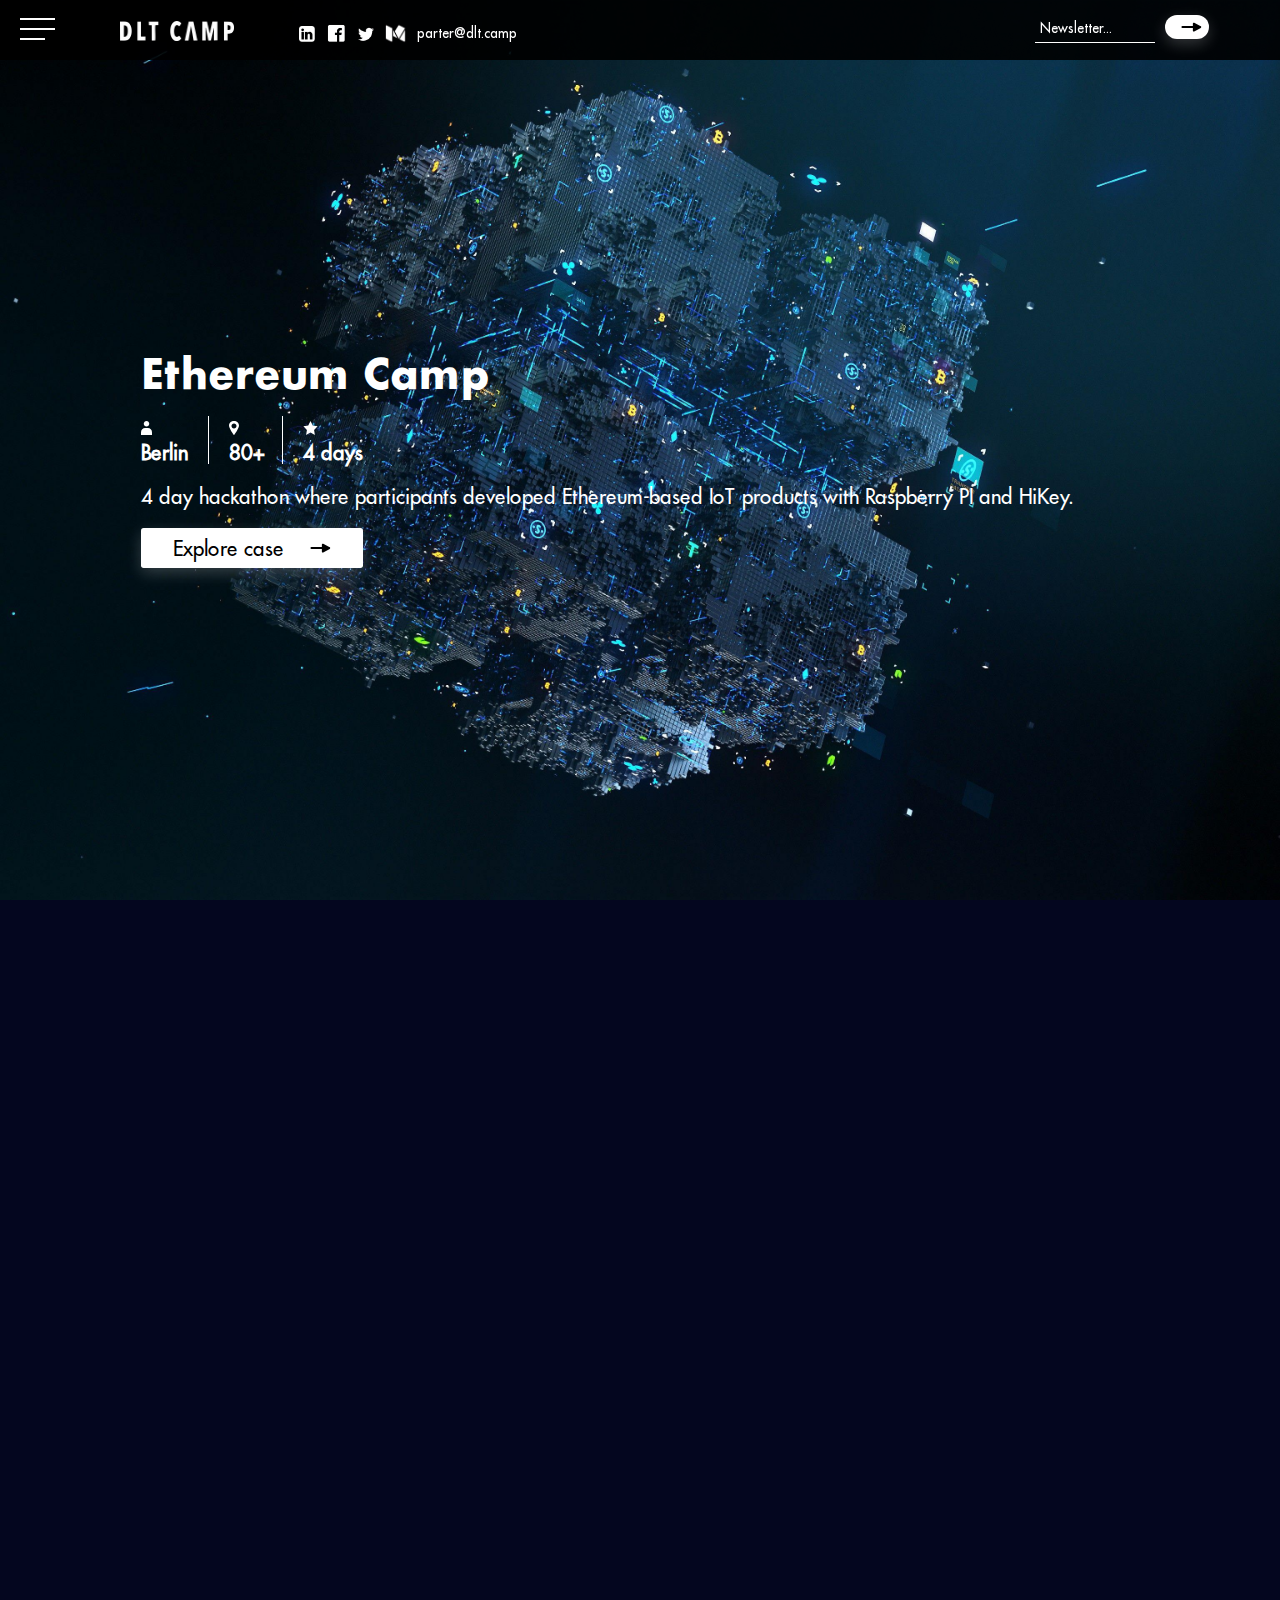
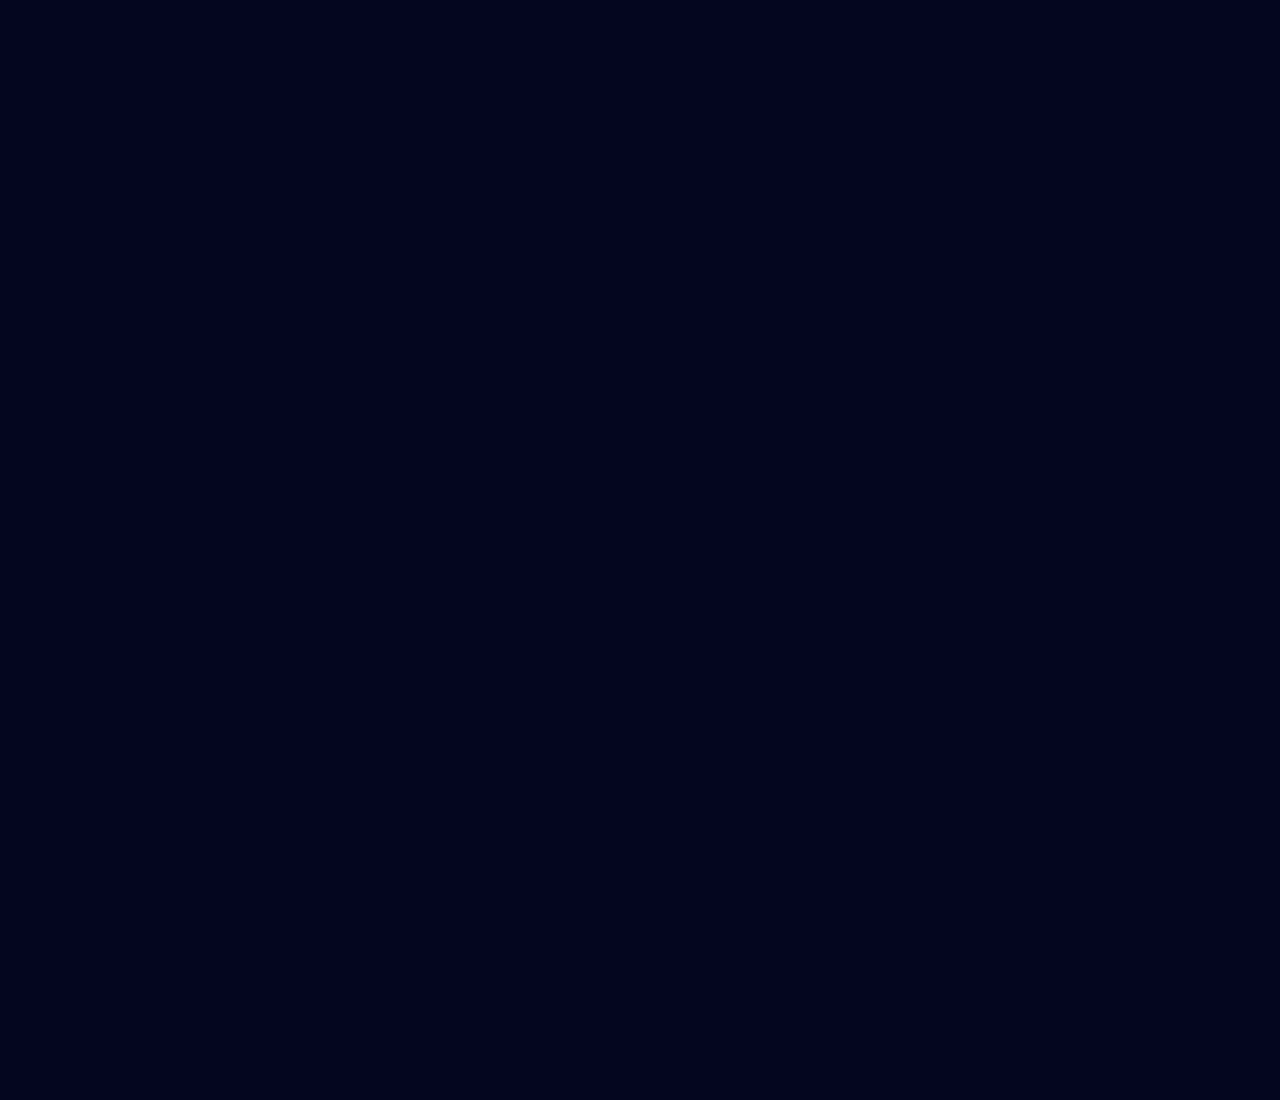
<file: dlt-camp-cases.html>
﻿<!DOCTYPE html><!-- Last Published: Tue Aug 18 2020 13:58:01 GMT+0000 (Coordinated Universal Time) --><html data-wf-domain="www.dlt.camp" data-wf-page="5b6ecbb63d9b849a29713080" data-wf-site="5b6ecbb63d9b84fed471307e"><head><meta charset="utf-8"><title>DLT Camp | Cases</title><meta content="DLT Camp | Cases" property="og:title"><meta content="DLT Camp | Cases" property="twitter:title"><meta content="width=device-width, initial-scale=1" name="viewport"><link href="5b6ecbb63d9b84fed471307e/css/dlt-camp.b561f1746.css" rel="stylesheet" type="text/css"><script src="ajax/libs/webfont/1.6.26/webfont.js" type="text/javascript"></script><script type="text/javascript">WebFont.load({  google: {    families: ["Montserrat:100,100italic,200,200italic,300,300italic,400,400italic,500,500italic,600,600italic,700,700italic,800,800italic,900,900italic"]  }});</script><!--[if lt IE 9]><script src="https://cdnjs.cloudflare.com/ajax/libs/html5shiv/3.7.3/html5shiv.min.js" type="text/javascript"></script><![endif]--><script type="text/javascript">!function(o,c){var n=c.documentElement,t=" w-mod-";n.className+=t+"js",("ontouchstart"in o||o.DocumentTouch&&c instanceof DocumentTouch)&&(n.className+=t+"touch")}(window,document);</script><link href="5b6ecbb63d9b84fed471307e/5b86c5de8be1a71dd9ad9717_dlt-favicon.png" rel="shortcut icon" type="image/x-icon"><link href="5b6ecbb63d9b84fed471307e/5b7458c2b28ae7a257b6ed73_dlt256.png" rel="apple-touch-icon"><script type="text/javascript">(function(i,s,o,g,r,a,m){i['GoogleAnalyticsObject']=r;i[r]=i[r]||function(){(i[r].q=i[r].q||[]).push(arguments)},i[r].l=1*new Date();a=s.createElement(o),m=s.getElementsByTagName(o)[0];a.async=1;a.src=g;m.parentNode.insertBefore(a,m)})(window,document,'script','https://www.google-analytics.com/analytics.js','ga');ga('create', 'UA-98122502-7', 'auto');ga('set', 'anonymizeIp', true);ga('send', 'pageview');</script><link rel="stylesheet" type="text/css" href="ajax/libs/fullPage.js/3.0.5/fullpage.css">
<style>
  .custom-nav-menu.open{
  	transform:translateY(0);
    opacity:1;
  }
  .home-images.hide{
    opacity:0;
  }
  body{
    overflow-x:hidden;
    position:relative
  }
  body,.header{
  	max-width:100vw;
  }
  .w-slider-mask{
  	z-index:auto!important
  }
  @media screen and (max-width: 767px){
    body{
      overflow-y:auto!important;
      overflow-x:hidden;
    }
    .scroll-sign{
    	display:none!important
    }
    .footer{
    	margin-top:-5px!important
    }
  }
  @media screen and (min-width: 768px){
    .left-area{
    	max-width:calc(100vw - 50vh);
      	min-width:60vw;
    }
   	a.footerlink:last-child {
      margin-right: 0;
	}
  }
  input.nl-input{
  	font-size:12px;
  }
  input.nl-input:focus{
  	outline:none;
  }
  .nl-agree{
  	display: inline-block;
    font-size: 10px;
    margin-left: 5px;
    transform: translateY(-5px);
  }
  .nl-input-area{
  	opacity:1!important;
  }
  .nl-agree-wrapper{
  	margin-top: -12px;
    margin-bottom: 5px;}
  .nl-button-input{
    position: absolute;
    z-index: 2;
    width: 100%;
    height: 100%;
    margin: 0;
    background:none;
    border:none
  }
  #mce-success-response{
  	font-size:14px;
    position: absolute;
    top: 50px;
  }
  .nl-button-inner .arrow{
  	position: absolute;
    z-index: 1;
    top:5px;
    right:5px;
  }
  .w-nav,.w-nav-button,.submit-button{
    background:none!important
  }
  @media screen and (min-width: 768px){
  	input.w-input, input.w-input::-webkit-input-placeholder {
    	font-size: 18px!important;
    }
  }
  .nl-button{
   -webkit-transition: opacity .25s ease-in-out;
   transition: opacity .25s ease-in-out;
  }
  .nl-input-area.extended{
	max-height:168px
  }
  .nl-button.extended{
	margin-top:80px!important;
    opacity:1;
  }
  .nl-toggle.extended{
  	height:0;
    opacity:0;
    overflow:hidden;
  }
  .nl-button{
  	margin-left:120px
  }
  .nl-button-inner {
    position: relative;
    width: 40px;
    height: 21px;
    margin-left: -10px;
    margin-right: -10px;
  }
  .nl-input{
  background:none;
  border-left:none;
  border-right:none;
  border-top:none;
  border-bottom:solid 1px #fff;
  padding: 0 5px 5px;
  width:120px;
  color: #fff;
  font-size:12px;
  display:block;
  margin-top:0;
  margin-bottom:20px;
  }
  .tab3{
  	margin-bottom:10px
  }
  .nl-button-input{
    cursor:pointer;
  }
  ::placeholder{
      color: #fff;
      opacity: 1;
      font-size:12px!important
  }
  :-ms-input-placeholder{
      color: #fff;
      opacity: 1;
      font-size:12px!important
  }
  ::-ms-input-placeholder{
      color: #fff;
      opacity: 1;
      font-size:12px!important
  }
  input:focus, input:valid {
    color: #fff;
  }
  input[type=submit]:valid {
    color: #000;
   }
  .nl-toggle-close{
      display:block;
    width:10px;
    -webkit-transition: all .2s ease-in-out;
    transition: all .2s ease-in-out;
    height:0;
    overflow:hidden;
    opacity:0;
    -moz-transform: rotate(0deg);
      -ms-transform: rotate(0deg);
      -o-transform: rotate(0deg);
      -webkit-transform: rotate(0deg);
      transform: rotate(0deg);
  }
  .nl-toggle-close.extended{
    -webkit-transition: all .2s ease-in-out;
    transition: all .2s ease-in-out;
    overflow:visible;
    opacity:1;
    cursor:pointer;
    height:auto;
  }
  .nl-toggle-close.extended img,.nl-toggle-close.extended img:hover{
      -webkit-transition: all .2s ease-in-out;
    transition: all .2s ease-in-out;
  }
  .nl-toggle-close.extended img:hover{
      transform: translateY(-4px);
  }
  @media screen and (min-width: 768px){
    .nl-button{
      margin-left:130px!important
    }
  }
  @media screen and (max-width: 767px){
  	.button.small.nl-button{
      top:63px;
      margin-left:47px!important
    }
    .nl-button-inner.arrow{
      right:8px;
    }
    .newsletter{
      margin-bottom:30px;
      margin-top:20px;
    }
    .footerlink{
      margin-right:0;
    }
    .nl-input-area.w-embed.w-script.extended .nl-button{
      top:168px!important;
      -webkit-transition: all .2s ease-in-out;
      transition: all .2s ease-in-out;
    }
    .nl-toggle-close{
      display:none
    }
  }
  .map iframe, .map-wrap {
        pointer-events: none!important;
  }
  .map-wrap.clicked{
		pointer-events: auto!important;
	}
  	w-reset input:focus, input:valid {
    	color: #000!important;
	}
  	input.nl-input:focus, input.nl-input:valid {
    	color: #fff!important;
	}
  @media screen and (min-width: 1600px) and (min-height:900px){
    .profile-background{
    	width:180px;
      	height:180px;
    }
  }
  
</style>



<!-- Hotjar Tracking Code for https://www.dlt.camp -->
<script>
    (function(h,o,t,j,a,r){
        h.hj=h.hj||function(){(h.hj.q=h.hj.q||[]).push(arguments)};
        h._hjSettings={hjid:1067213,hjsv:6};
        a=o.getElementsByTagName('head')[0];
        r=o.createElement('script');r.async=1;
        r.src=t+h._hjSettings.hjid+j+h._hjSettings.hjsv;
        a.appendChild(r);
    })(window,document,'https://static.hotjar.com/c/hotjar-','.js?sv=');
</script></head><body><div data-w-id="a01e0da0-af19-1fe7-6d7b-326d6c3fbe6f" class="preloader div-block"><div class="preload w-embed"><style>
.loader {
  border: 4px solid #fff;
  border-radius: 50%;
  border-top: 4px solid #000;
  width: 34px;
  height: 34px;
  -webkit-animation: spin .5s linear infinite; /* Safari */
  animation: spin .5s linear infinite;
}

/* Safari */
@-webkit-keyframes spin {
  0% { -webkit-transform: rotate(0deg); }
  100% { -webkit-transform: rotate(360deg); }
}

@keyframes spin {
  0% { transform: rotate(0deg); }
  100% { transform: rotate(360deg); }
}
</style>
<div class="loader"></div></div></div><div class="header"><div class="custom-nav-menu"><div class="container"><a href="index.htm" class="navlink">Home</a><a href="about.html" class="navlink">About</a><a href="services.html" class="navlink">Services</a><a href="dlt-camp-cases.html" aria-current="page" class="navlink w--current">Cases</a><a href="team.html" class="navlink">Team</a><a href="nextevents.html" class="navlink">Next Events</a><a href="contact.html" class="navlink">Contact Us</a></div></div><div data-collapse="all" data-animation="default" data-duration="400" role="banner" class="navbar w-nav"><div class="menu-button w-nav-button" data-ix="new-interaction"><div class="topline"></div><div class="middleline"></div><div class="bottomline"></div></div></div><div class="topheader"><div class="container header-area"><a href="index.htm" class="w-inline-block"><img src="5b6ecbb63d9b84fed471307e/5b6ecbb63d9b842dcc7130d1_tdlcamp.png" srcset="5b6ecbb63d9b84fed471307e/5b6ecbb63d9b842dcc7130d1_tdlcamp-p-500.png 500w, 5b6ecbb63d9b84fed471307e/5b6ecbb63d9b842dcc7130d1_tdlcamp.png 799w" sizes="(max-width: 479px) 60vw, (max-width: 767px) 102px, (max-width: 991px) 14vw, 11vw" alt="" class="logo"></a><div class="header-details"><div class="icons"><a href="https://de.linkedin.com/company/dltcamp" target="_blank" class="w-inline-block"><img src="5b6ecbb63d9b84fed471307e/5b6ecbb63d9b84e06e7130b6_icons8-linkedin-52.png" alt="" class="icon smaller"></a><a href="https://www.facebook.com/dltcamp/" target="_blank" class="w-inline-block"><img src="5b6ecbb63d9b84fed471307e/5b6ecbb63d9b8409d07130b4_icons8-facebook-90.png" alt="" class="icon"></a><a href="https://twitter.com/dltcamp" target="_blank" class="w-inline-block"><img src="5b6ecbb63d9b84fed471307e/5b6ecbb63d9b8445ad7130b2_icons8-twitter-filled-100.png" alt="" class="icon smaller"></a><a href="https://medium.com/@dltcamp" target="_blank" class="w-inline-block"><img src="5b6ecbb63d9b84fed471307e/5b6ecbb63d9b84ec417130b7_icons8-medium-filled-100.png" alt="" class="icon"></a></div><a href="mailto:partner@dlt.camp" class="header-email-link">parter@dlt.camp</a><div class="newsletter margin-left-auto"><div class="nl-toggle"><div class="nl-text">Newsletter...</div></div><div class="nl-input-wrap"><div class="nl-input-area w-embed w-script"><!--
<input class=nl-input name=email type=email placeholder="Email...">
<input class="nl-input" name=name type=text placeholder="Name..." />
<input class="nl-input" name=surname type=text placeholder="Surname..." />
<div class="nl-toggle-close"><img src="https://assets.website-files.com/5b686e79659aca3bfec8f10f/5b686e79659aca2cd3c8f13f_white-arrow.svg"></div>
-->

<!-- Begin MailChimp Signup Form -->
<div id="mc_embed_signup">
<form action="https://digital.us15.list-manage.com/subscribe/post?u=baeff9a8027b7d2aaeadf60a0&amp;id=828e580259" method="post" id="mc-embedded-subscribe-form" name="mc-embedded-subscribe-form" class="validate" target="_blank" novalidate="">
  <input type="email" value="" name="EMAIL" placeholder="Email..." class="required email nl-input tab1" id="mce-EMAIL" tabindex="101">
	<input type="text" value="" name="FNAME" placeholder="First name..." class="nl-input tab2" id="mce-FNAME" tabindex="101">
	<input type="text" value="" name="LNAME" placeholder="Last name..." class="nl-input tab3" id="mce-LNAME" tabindex="101">
  <!--
  <div class=nl-agree-wrapper style=margin-bottom:0>
    <input type="checkbox" id="myCheck" name="test" class="tab4" required /><div class="nl-agree">I agree to the <a href="http://dlt-camp.webflow.io/data-security-statement">Privacy Policy</a></div>
   </div>
	-->
		<div class="response" id="mce-error-response" style="display:none">*required</div>
		<div class="response" id="mce-success-response" style="display:none">*required</div>
 <!-- real people should not fill this in and expect good things - do not remove this or risk form bot signups-->
    <div style="position: absolute; left: -5000px;" aria-hidden="true"><input type="text" name="b_baeff9a8027b7d2aaeadf60a0_828e580259" tabindex="-1" value=""></div>
    <!--<div class="clear"><input type="submit" value="Subscribe" name="subscribe" id="mc-embedded-subscribe" class="button"></div>-->
    <div class="button small nl-button w-inline-block"><div class="nl-button-inner"><input class="nl-button-input tab5" type="submit" name="subscribe" value="" id="mc-embedded-subscribe"><img src="5b6ecbb63d9b84fed471307e/5b6ecbb63d9b843a407130aa_black-arrow.svg" class="arrow"></div></div>
    <div class="nl-toggle-close"><img src="5b6ecbb63d9b84fed471307e/5b7c3afe6e136f36b67e482e_x.png"></div>

</form>
</div>
<script type='text/javascript' src='downloads.mailchimp.com/js/mc-validate.js'></script><script type='text/javascript'>(function($) {window.fnames = new Array(); window.ftypes = new Array();fnames[0]='EMAIL';ftypes[0]='email';fnames[1]='FNAME';ftypes[1]='text';fnames[2]='LNAME';ftypes[2]='text';fnames[3]='ADDRESS';ftypes[3]='address';fnames[4]='PHONE';ftypes[4]='phone';}(jQuery));var $mcj = jQuery.noConflict(true);</script>
<!--End mc_embed_signup--></div></div></div></div></div></div></div><div id="fullpage" class="fullheight-wrapper"><div class="section flex-left-center ethereum"><div class="flex-left-center"><div class="container flex-left-center"><div class="section-inner"><h1>Ethereum Camp</h1><div class="case-details"><div class="case-datail-box first"><img src="5b6ecbb63d9b84fed471307e/5b6ecbb63d9b84463e7130c4_ppl.svg" alt="" class="camp-detail-icon"><div class="bold">Berlin</div></div><div class="case-datail-box middle"><img src="5b6ecbb63d9b84fed471307e/5b7d2e95fa82258437807f69_location.svg" alt="" class="camp-detail-icon"><div class="bold">80+</div></div><div class="case-datail-box"><img src="5b6ecbb63d9b84fed471307e/5b6ecbb63d9b8497c77130c5_Star.svg" alt="" class="camp-detail-icon"><div class="bold">4 days</div></div></div><div class="home-text">4 day hackathon where participants developed Ethereum-based IoT products with Raspberry PI and HiKey.</div><div class="button-wrap"><div class="inline margin-right"><a href="cases/ethereum-camp.html" class="button w-inline-block"><div class="button-text">Explore case</div><img src="5b6ecbb63d9b84fed471307e/5b6ecbb63d9b843a407130aa_black-arrow.svg" width="21" alt="" class="arrow"></a></div></div></div></div></div></div><div class="section flex-left-center block-chain-4-business"><div class="flex-left-center"><div class="container"><div class="section-inner"><h1>Blockchain 4 Business</h1><div class="case-details"><div class="case-datail-box first"><img src="5b6ecbb63d9b84fed471307e/5b6ecbb63d9b84463e7130c4_ppl.svg" alt="" class="camp-detail-icon"><div class="bold">Munich</div></div><div class="case-datail-box middle"><img src="5b6ecbb63d9b84fed471307e/5b7d2e95fa82258437807f69_location.svg" alt="" class="camp-detail-icon"><div class="bold">65+</div></div><div class="case-datail-box"><img src="5b6ecbb63d9b84fed471307e/5b6ecbb63d9b8497c77130c5_Star.svg" alt="" class="camp-detail-icon"><div class="bold">4 days</div></div></div><div class="home-text">4-day hackathon where teams built working blockchain/IoT prototypes using Hyperledger.</div><div class="button-wrap"><div class="inline margin-right"><a href="cases/blockchain4business.html" class="button w-inline-block"><div class="button-text">Explore case</div><img src="5b6ecbb63d9b84fed471307e/5b6ecbb63d9b843a407130aa_black-arrow.svg" width="21" alt="" class="arrow"></a></div></div></div></div></div></div><div class="section flex-left-center"><div class="container"><div class="section-inner wide"><h1 class="heading-2">Interested in sponsoring a hackathon or creating a new one?</h1><div class="home-text">Enter your contact information and we get back to you within 24 hours</div><div class="formblock w-form"><form id="wf-form-Phone-Form" name="wf-form-Phone-Form" data-name="Phone Form" method="post" class="form"><input type="text" class="input w-input" maxlength="256" name="Phone-number" data-name="Phone number" placeholder="Enter your number..." id="Phone-number" required=""><div class="submitbutton-wrap"><img src="5b6ecbb63d9b84fed471307e/5b6ecbb63d9b843a407130aa_black-arrow.svg" width="21" alt="" class="arrow submitbutton-arrow"><input type="submit" value="Call me" data-wait="Please wait..." class="button submit-button w-button"></div></form><div class="w-form-done"><div class="form-response">Thank you! Your submission has been received!</div></div><div class="w-form-fail"><div class="form-response">Oops! Something went wrong while submitting the form.</div></div></div><div class="button-divider-text">or</div><div class="formblock w-form"><form id="email-form" name="email-form" data-name="Email Form" method="post" class="form"><input type="email" class="input w-input" maxlength="256" name="Email" data-name="Email" placeholder="Enter your email..." id="Email-3" required=""><div class="submitbutton-wrap"><img src="5b6ecbb63d9b84fed471307e/5b6ecbb63d9b843a407130aa_black-arrow.svg" width="21" alt="" class="arrow submitbutton-arrow"><input type="submit" value="Write me" data-wait="Please wait..." class="button submit-button w-button"></div></form><div class="w-form-done"><div class="form-response">Thank you! Your submission has been received!</div></div><div class="w-form-fail"><div class="form-response">Oops! Something went wrong while submitting the form.</div></div></div></div></div><div class="last-section"></div></div><div class="footer"><div class="container"><div class="footer-details"><div class="icons"><a href="https://de.linkedin.com/company/dltcamp" target="_blank" class="w-inline-block"><img src="5b6ecbb63d9b84fed471307e/5b6ecbb63d9b84e06e7130b6_icons8-linkedin-52.png" alt="" class="icon smaller"></a><a href="https://www.facebook.com/dltcamp/" target="_blank" class="w-inline-block"><img src="5b6ecbb63d9b84fed471307e/5b6ecbb63d9b8409d07130b4_icons8-facebook-90.png" alt="" class="icon"></a><a href="https://twitter.com/dltcamp" target="_blank" class="w-inline-block"><img src="5b6ecbb63d9b84fed471307e/5b6ecbb63d9b8445ad7130b2_icons8-twitter-filled-100.png" alt="" class="icon smaller"></a><a href="https://medium.com/@dltcamp" target="_blank" class="w-inline-block"><img src="5b6ecbb63d9b84fed471307e/5b6ecbb63d9b84ec417130b7_icons8-medium-filled-100.png" alt="" class="icon"></a></div><a href="mailto:partner@dlt.camp" class="header-email-link">partner@dlt.camp</a><div class="newsletter"><div class="nl-toggle"><div class="nl-text">Newsletter...</div></div><div class="nl-input-wrap"><div class="nl-input-area w-embed w-script"><!--
<input class=nl-input name=email type=email placeholder="Email...">
<input class="nl-input" name=name type=text placeholder="Name..." />
<input class="nl-input" name=surname type=text placeholder="Surname..." />
<div class="nl-toggle-close"><img src="https://assets.website-files.com/5b686e79659aca3bfec8f10f/5b686e79659aca2cd3c8f13f_white-arrow.svg"></div>
-->

<!-- Begin MailChimp Signup Form -->
<div id="mc_embed_signup">
<form action="https://digital.us15.list-manage.com/subscribe/post?u=baeff9a8027b7d2aaeadf60a0&amp;id=828e580259" method="post" id="mc-embedded-subscribe-form" name="mc-embedded-subscribe-form" class="validate" target="_blank" novalidate="">
  <input type="email" value="" name="EMAIL" placeholder="Email..." class="required email nl-input tab1" id="mce-EMAIL" tabindex="101">
	<input type="text" value="" name="FNAME" placeholder="First name..." class="nl-input tab2" id="mce-FNAME" tabindex="101">
	<input type="text" value="" name="LNAME" placeholder="Last name..." class="nl-input tab3" id="mce-LNAME" tabindex="101">
  <!--
  <div class=nl-agree-wrapper style=margin-bottom:0>
    <input type="checkbox" id="myCheck" name="test" class="tab4" required /><div class="nl-agree">I agree to the <a href="http://dlt-camp.webflow.io/data-security-statement">Privacy Policy</a></div>
   </div>
	-->
		<div class="response" id="mce-error-response" style="display:none">*required</div>
		<div class="response" id="mce-success-response" style="display:none">*required</div>
 <!-- real people should not fill this in and expect good things - do not remove this or risk form bot signups-->
    <div style="position: absolute; left: -5000px;" aria-hidden="true"><input type="text" name="b_baeff9a8027b7d2aaeadf60a0_828e580259" tabindex="-1" value=""></div>
    <!--<div class="clear"><input type="submit" value="Subscribe" name="subscribe" id="mc-embedded-subscribe" class="button"></div>-->
    <div class="button small nl-button w-inline-block"><div class="nl-button-inner"><input class="nl-button-input tab5" type="submit" name="subscribe" value="" id="mc-embedded-subscribe"><img src="5b6ecbb63d9b84fed471307e/5b6ecbb63d9b843a407130aa_black-arrow.svg" class="arrow"></div></div>
    <div class="nl-toggle-close"><img src="5b6ecbb63d9b84fed471307e/5b7c3afe6e136f36b67e482e_x.png"></div>

</form>
</div>
<script type='text/javascript' src='downloads.mailchimp.com/js/mc-validate.js'></script><script type='text/javascript'>(function($) {window.fnames = new Array(); window.ftypes = new Array();fnames[0]='EMAIL';ftypes[0]='email';fnames[1]='FNAME';ftypes[1]='text';fnames[2]='LNAME';ftypes[2]='text';fnames[3]='ADDRESS';ftypes[3]='address';fnames[4]='PHONE';ftypes[4]='phone';}(jQuery));var $mcj = jQuery.noConflict(true);</script>
<!--End mc_embed_signup--></div></div></div></div><div class="footer-links"><a href="contact.html" class="footerlink">Contact</a><a href="imprint.html" class="footerlink">Imprint</a><a href="data-security-statement.html" class="footerlink">Data Security Statement</a></div></div></div></div><div class="scroll-sign"><div class="scroll-sign-text">scroll</div><div class="scroll-sign-white"><div class="scroll-sign-red"></div></div></div><script src="js/jquery-3.4.1.min.220afd743d.js?site=5b6ecbb63d9b84fed471307e" type="text/javascript" integrity="sha256-CSXorXvZcTkaix6Yvo6HppcZGetbYMGWSFlBw8HfCJo=" crossorigin="anonymous"></script><script src="5b6ecbb63d9b84fed471307e/js/dlt-camp.0f69c3bff.js" type="text/javascript"></script><!--[if lte IE 9]><script src="//cdnjs.cloudflare.com/ajax/libs/placeholders/3.0.2/placeholders.min.js"></script><![endif]--><script type="text/javascript" src="ajax/libs/fullPage.js/3.0.2/vendors/scrolloverflow.min.js"></script>
<script type="text/javascript" src="ajax/libs/fullPage.js/3.0.2/fullpage.js"></script>
<script type="text/javascript" src="https://f.vimeocdn.com/js/froogaloop2.min.js"></script>
<script type="text/javascript">
 
$(document).ready(function() {
  
  Webflow.push(function () {
  // check is the CMS editor is there
    if (Webflow.env('editor') != undefined) {
      console.log('editor');
    } 
    //FULLPAGEJS
    else if (window.matchMedia('(min-width: 768px)').matches) {
    var myFullpage = new fullpage('#fullpage', {
          licenseKey:'520DE5A8-B3BF4310-97BDD267-6638A27C',
          scrollBar: false,
      });
    }
  });
  
  
  
  	$(".menu-button").click(function(){
      	$(".custom-nav-menu").toggleClass("open");
      	$(".home-images").toggleClass("hide");
    });
  	$(".nl-toggle").click(function(){
      	$(".nl-input-area").toggleClass("extended");
      	$(".nl-toggle").toggleClass("extended");
      	$(".nl-toggle-close").toggleClass("extended");
      	$( ".tab1").focus();
    });
  	$(".nl-toggle-close").click(function(){
      	$(".nl-input-area").removeClass("extended");
      	$(".nl-toggle").removeClass("extended");
      	$(".nl-toggle-close").removeClass("extended");
    });
  	$(".nl-button-input").click(function(){
      	$(".nl-input-area").removeClass("extended");
      	$(".nl-toggle").removeClass("extended");
      	$(".nl-toggle-close").removeClass("extended");
    });
  
  	 
  	
  	$('.map-section').mousedown(function(){
			$('.map-wrap').addClass('clicked')})
	.mouseleave(function(){
			$('.map-wrap').removeClass('clicked')
    });
  	
  	$("a").hover(function(){
    	$(this).find(".arrow").css("transform", "translateX(4px)");
    }, function(){
    	$(this).find(".arrow").css("transform", "translateX(0)");
	});
  	$(".submitbutton-wrap").hover(function(){
    	$(this).find(".arrow").css("transform", "translateX(4px)");
    }, function(){
    	$(this).find(".arrow").css("transform", "translateX(0)");
	});
  	$(".submitbutton-wrap").hover(function(){
    	$(this).find(".arrow").css("transform", "translateX(4px)");
    }, function(){
    	$(this).find(".arrow").css("transform", "translateX(0)");
	});
	$(".nl-button-inner").hover(function(){
    	$(this).find(".arrow").css("transform", "translateX(4px)");
    }, function(){
    	$(this).find(".arrow").css("transform", "translateX(0)");
	});
  
  	  
	function getScrollbarWidth() {
    	var outer = document.createElement("div");
    	outer.style.visibility = "hidden";
    	outer.style.width = "100px";
    	outer.style.msOverflowStyle = "scrollbar";
    	document.body.appendChild(outer);
    	var widthNoScroll = outer.offsetWidth;
    	// force scrollbars
    	outer.style.overflow = "scroll";
    	// add innerdiv
    	var inner = document.createElement("div");
    	inner.style.width = "100%";
    	outer.appendChild(inner);
    	var widthWithScroll = inner.offsetWidth;
    	// remove divs
    	outer.parentNode.removeChild(outer);
    	return widthNoScroll - widthWithScroll;
	}
  	checkPosition();
  	$(window).resize(function(){
  		checkPosition();
	});
	function checkPosition() {
   		if (window.matchMedia('(max-width: 767px)').matches) {
       		var x = getScrollbarWidth();
			$(".custom-nav-menu").css("right", x + "px");
   		}
      	else if (window.matchMedia('(min-width: 768px)').matches) {
       		var footermoveup= ($('.footer').outerHeight() + 4) * -1;
  			$('.footer').css({'margin-top': footermoveup});
   		}
	}
  	
  
  $(".tab1").focus(function(){
    var inputfocus = 1;
        $(document).on( 'keyup', function( e ) {
            if( e.which == 9 ) {
                if (1 <= inputfocus <= 4) {
                    inputfocus ++;
                    $( ".tab"+inputfocus ).focus();
                }

            }
        });
    });
});

</script>
</body></html>
</file>
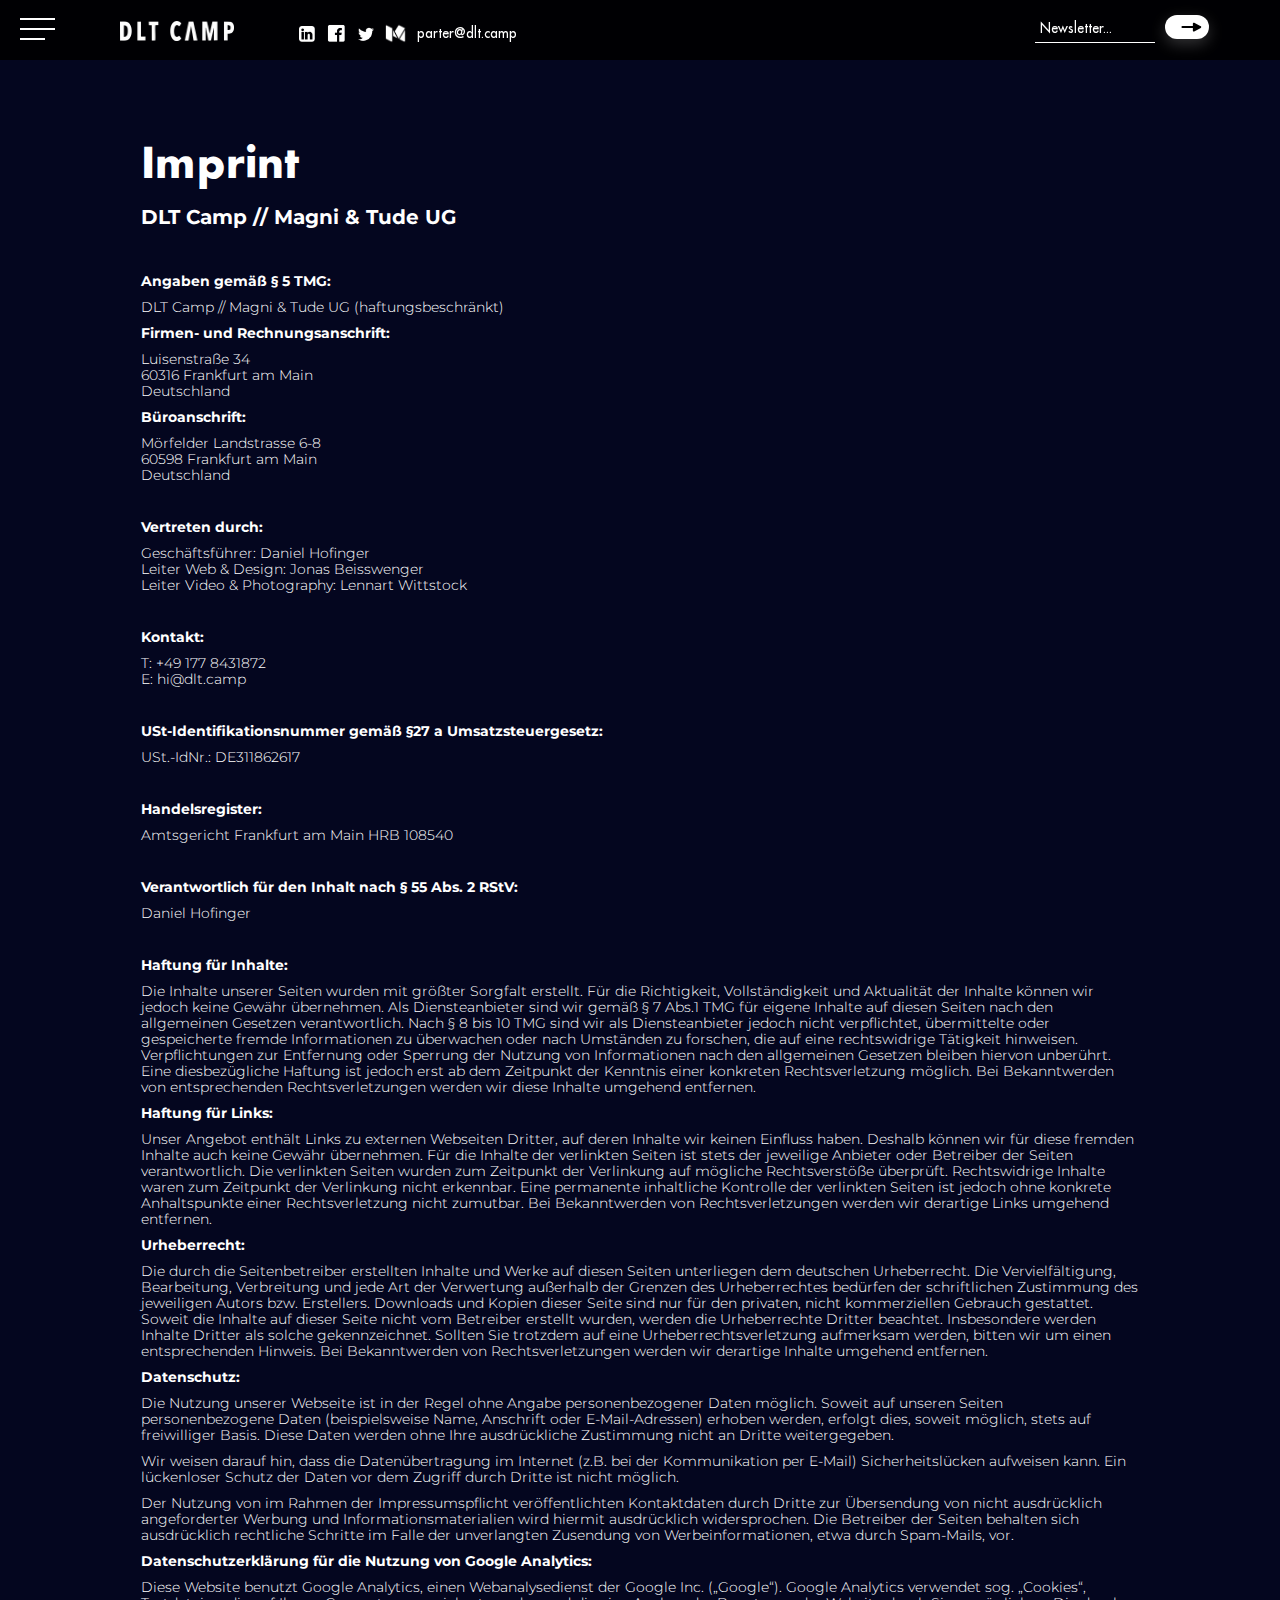
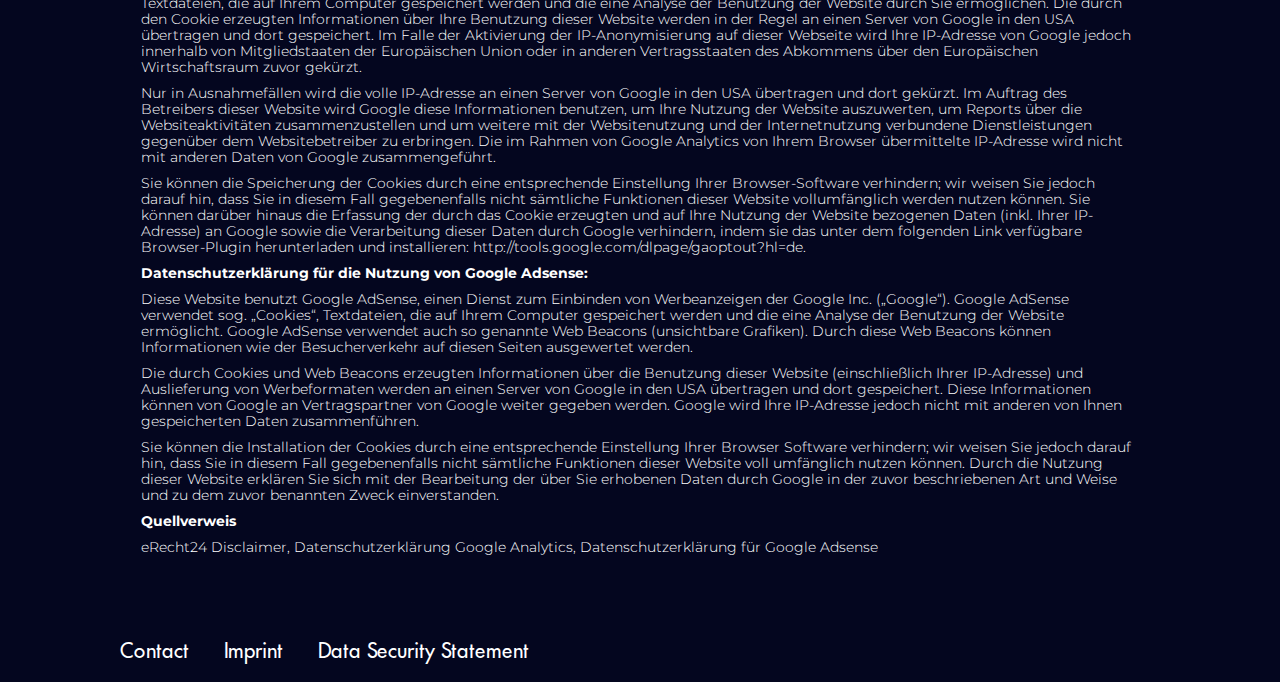
<file: imprint.html>
﻿<!DOCTYPE html><!-- Last Published: Tue Aug 18 2020 13:58:01 GMT+0000 (Coordinated Universal Time) --><html data-wf-domain="www.dlt.camp" data-wf-page="5b76e50b4ce7f496f24f8ad7" data-wf-site="5b6ecbb63d9b84fed471307e"><head><meta charset="utf-8"><title>DLT Camp | Imprint</title><meta content="DLT Camp | Imprint" property="og:title"><meta content="DLT Camp | Imprint" property="twitter:title"><meta content="width=device-width, initial-scale=1" name="viewport"><link href="5b6ecbb63d9b84fed471307e/css/dlt-camp.b561f1746.css" rel="stylesheet" type="text/css"><script src="ajax/libs/webfont/1.6.26/webfont.js" type="text/javascript"></script><script type="text/javascript">WebFont.load({  google: {    families: ["Montserrat:100,100italic,200,200italic,300,300italic,400,400italic,500,500italic,600,600italic,700,700italic,800,800italic,900,900italic"]  }});</script><!--[if lt IE 9]><script src="https://cdnjs.cloudflare.com/ajax/libs/html5shiv/3.7.3/html5shiv.min.js" type="text/javascript"></script><![endif]--><script type="text/javascript">!function(o,c){var n=c.documentElement,t=" w-mod-";n.className+=t+"js",("ontouchstart"in o||o.DocumentTouch&&c instanceof DocumentTouch)&&(n.className+=t+"touch")}(window,document);</script><link href="5b6ecbb63d9b84fed471307e/5b86c5de8be1a71dd9ad9717_dlt-favicon.png" rel="shortcut icon" type="image/x-icon"><link href="5b6ecbb63d9b84fed471307e/5b7458c2b28ae7a257b6ed73_dlt256.png" rel="apple-touch-icon"><script type="text/javascript">(function(i,s,o,g,r,a,m){i['GoogleAnalyticsObject']=r;i[r]=i[r]||function(){(i[r].q=i[r].q||[]).push(arguments)},i[r].l=1*new Date();a=s.createElement(o),m=s.getElementsByTagName(o)[0];a.async=1;a.src=g;m.parentNode.insertBefore(a,m)})(window,document,'script','https://www.google-analytics.com/analytics.js','ga');ga('create', 'UA-98122502-7', 'auto');ga('set', 'anonymizeIp', true);ga('send', 'pageview');</script><link rel="stylesheet" type="text/css" href="ajax/libs/fullPage.js/3.0.5/fullpage.css">
<style>
  .custom-nav-menu.open{
  	transform:translateY(0);
    opacity:1;
  }
  .home-images.hide{
    opacity:0;
  }
  body{
    overflow-x:hidden;
    position:relative
  }
  body,.header{
  	max-width:100vw;
  }
  .w-slider-mask{
  	z-index:auto!important
  }
  @media screen and (max-width: 767px){
    body{
      overflow-y:auto!important;
      overflow-x:hidden;
    }
    .scroll-sign{
    	display:none!important
    }
    .footer{
    	margin-top:-5px!important
    }
  }
  @media screen and (min-width: 768px){
    .left-area{
    	max-width:calc(100vw - 50vh);
      	min-width:60vw;
    }
   	a.footerlink:last-child {
      margin-right: 0;
	}
  }
  input.nl-input{
  	font-size:12px;
  }
  input.nl-input:focus{
  	outline:none;
  }
  .nl-agree{
  	display: inline-block;
    font-size: 10px;
    margin-left: 5px;
    transform: translateY(-5px);
  }
  .nl-input-area{
  	opacity:1!important;
  }
  .nl-agree-wrapper{
  	margin-top: -12px;
    margin-bottom: 5px;}
  .nl-button-input{
    position: absolute;
    z-index: 2;
    width: 100%;
    height: 100%;
    margin: 0;
    background:none;
    border:none
  }
  #mce-success-response{
  	font-size:14px;
    position: absolute;
    top: 50px;
  }
  .nl-button-inner .arrow{
  	position: absolute;
    z-index: 1;
    top:5px;
    right:5px;
  }
  .w-nav,.w-nav-button,.submit-button{
    background:none!important
  }
  @media screen and (min-width: 768px){
  	input.w-input, input.w-input::-webkit-input-placeholder {
    	font-size: 18px!important;
    }
  }
  .nl-button{
   -webkit-transition: opacity .25s ease-in-out;
   transition: opacity .25s ease-in-out;
  }
  .nl-input-area.extended{
	max-height:168px
  }
  .nl-button.extended{
	margin-top:80px!important;
    opacity:1;
  }
  .nl-toggle.extended{
  	height:0;
    opacity:0;
    overflow:hidden;
  }
  .nl-button{
  	margin-left:120px
  }
  .nl-button-inner {
    position: relative;
    width: 40px;
    height: 21px;
    margin-left: -10px;
    margin-right: -10px;
  }
  .nl-input{
  background:none;
  border-left:none;
  border-right:none;
  border-top:none;
  border-bottom:solid 1px #fff;
  padding: 0 5px 5px;
  width:120px;
  color: #fff;
  font-size:12px;
  display:block;
  margin-top:0;
  margin-bottom:20px;
  }
  .tab3{
  	margin-bottom:10px
  }
  .nl-button-input{
    cursor:pointer;
  }
  ::placeholder{
      color: #fff;
      opacity: 1;
      font-size:12px!important
  }
  :-ms-input-placeholder{
      color: #fff;
      opacity: 1;
      font-size:12px!important
  }
  ::-ms-input-placeholder{
      color: #fff;
      opacity: 1;
      font-size:12px!important
  }
  input:focus, input:valid {
    color: #fff;
  }
  input[type=submit]:valid {
    color: #000;
   }
  .nl-toggle-close{
      display:block;
    width:10px;
    -webkit-transition: all .2s ease-in-out;
    transition: all .2s ease-in-out;
    height:0;
    overflow:hidden;
    opacity:0;
    -moz-transform: rotate(0deg);
      -ms-transform: rotate(0deg);
      -o-transform: rotate(0deg);
      -webkit-transform: rotate(0deg);
      transform: rotate(0deg);
  }
  .nl-toggle-close.extended{
    -webkit-transition: all .2s ease-in-out;
    transition: all .2s ease-in-out;
    overflow:visible;
    opacity:1;
    cursor:pointer;
    height:auto;
  }
  .nl-toggle-close.extended img,.nl-toggle-close.extended img:hover{
      -webkit-transition: all .2s ease-in-out;
    transition: all .2s ease-in-out;
  }
  .nl-toggle-close.extended img:hover{
      transform: translateY(-4px);
  }
  @media screen and (min-width: 768px){
    .nl-button{
      margin-left:130px!important
    }
  }
  @media screen and (max-width: 767px){
  	.button.small.nl-button{
      top:63px;
      margin-left:47px!important
    }
    .nl-button-inner.arrow{
      right:8px;
    }
    .newsletter{
      margin-bottom:30px;
      margin-top:20px;
    }
    .footerlink{
      margin-right:0;
    }
    .nl-input-area.w-embed.w-script.extended .nl-button{
      top:168px!important;
      -webkit-transition: all .2s ease-in-out;
      transition: all .2s ease-in-out;
    }
    .nl-toggle-close{
      display:none
    }
  }
  .map iframe, .map-wrap {
        pointer-events: none!important;
  }
  .map-wrap.clicked{
		pointer-events: auto!important;
	}
  	w-reset input:focus, input:valid {
    	color: #000!important;
	}
  	input.nl-input:focus, input.nl-input:valid {
    	color: #fff!important;
	}
  @media screen and (min-width: 1600px) and (min-height:900px){
    .profile-background{
    	width:180px;
      	height:180px;
    }
  }
  
</style>



<!-- Hotjar Tracking Code for https://www.dlt.camp -->
<script>
    (function(h,o,t,j,a,r){
        h.hj=h.hj||function(){(h.hj.q=h.hj.q||[]).push(arguments)};
        h._hjSettings={hjid:1067213,hjsv:6};
        a=o.getElementsByTagName('head')[0];
        r=o.createElement('script');r.async=1;
        r.src=t+h._hjSettings.hjid+j+h._hjSettings.hjsv;
        a.appendChild(r);
    })(window,document,'https://static.hotjar.com/c/hotjar-','.js?sv=');
</script></head><body><div data-w-id="a01e0da0-af19-1fe7-6d7b-326d6c3fbe6f" class="preloader div-block"><div class="preload w-embed"><style>
.loader {
  border: 4px solid #fff;
  border-radius: 50%;
  border-top: 4px solid #000;
  width: 34px;
  height: 34px;
  -webkit-animation: spin .5s linear infinite; /* Safari */
  animation: spin .5s linear infinite;
}

/* Safari */
@-webkit-keyframes spin {
  0% { -webkit-transform: rotate(0deg); }
  100% { -webkit-transform: rotate(360deg); }
}

@keyframes spin {
  0% { transform: rotate(0deg); }
  100% { transform: rotate(360deg); }
}
</style>
<div class="loader"></div></div></div><div class="header"><div class="custom-nav-menu"><div class="container"><a href="index.htm" class="navlink">Home</a><a href="about.html" class="navlink">About</a><a href="services.html" class="navlink">Services</a><a href="dlt-camp-cases.html" class="navlink">Cases</a><a href="team.html" class="navlink">Team</a><a href="nextevents.html" class="navlink">Next Events</a><a href="contact.html" class="navlink">Contact Us</a></div></div><div data-collapse="all" data-animation="default" data-duration="400" role="banner" class="navbar w-nav"><div class="menu-button w-nav-button" data-ix="new-interaction"><div class="topline"></div><div class="middleline"></div><div class="bottomline"></div></div></div><div class="topheader"><div class="container header-area"><a href="index.htm" class="w-inline-block"><img src="5b6ecbb63d9b84fed471307e/5b6ecbb63d9b842dcc7130d1_tdlcamp.png" srcset="5b6ecbb63d9b84fed471307e/5b6ecbb63d9b842dcc7130d1_tdlcamp-p-500.png 500w, 5b6ecbb63d9b84fed471307e/5b6ecbb63d9b842dcc7130d1_tdlcamp.png 799w" sizes="(max-width: 479px) 60vw, (max-width: 767px) 102px, (max-width: 991px) 14vw, 11vw" alt="" class="logo"></a><div class="header-details"><div class="icons"><a href="https://de.linkedin.com/company/dltcamp" target="_blank" class="w-inline-block"><img src="5b6ecbb63d9b84fed471307e/5b6ecbb63d9b84e06e7130b6_icons8-linkedin-52.png" alt="" class="icon smaller"></a><a href="https://www.facebook.com/dltcamp/" target="_blank" class="w-inline-block"><img src="5b6ecbb63d9b84fed471307e/5b6ecbb63d9b8409d07130b4_icons8-facebook-90.png" alt="" class="icon"></a><a href="https://twitter.com/dltcamp" target="_blank" class="w-inline-block"><img src="5b6ecbb63d9b84fed471307e/5b6ecbb63d9b8445ad7130b2_icons8-twitter-filled-100.png" alt="" class="icon smaller"></a><a href="https://medium.com/@dltcamp" target="_blank" class="w-inline-block"><img src="5b6ecbb63d9b84fed471307e/5b6ecbb63d9b84ec417130b7_icons8-medium-filled-100.png" alt="" class="icon"></a></div><a href="mailto:partner@dlt.camp" class="header-email-link">parter@dlt.camp</a><div class="newsletter margin-left-auto"><div class="nl-toggle"><div class="nl-text">Newsletter...</div></div><div class="nl-input-wrap"><div class="nl-input-area w-embed w-script"><!--
<input class=nl-input name=email type=email placeholder="Email...">
<input class="nl-input" name=name type=text placeholder="Name..." />
<input class="nl-input" name=surname type=text placeholder="Surname..." />
<div class="nl-toggle-close"><img src="https://assets.website-files.com/5b686e79659aca3bfec8f10f/5b686e79659aca2cd3c8f13f_white-arrow.svg"></div>
-->

<!-- Begin MailChimp Signup Form -->
<div id="mc_embed_signup">
<form action="https://digital.us15.list-manage.com/subscribe/post?u=baeff9a8027b7d2aaeadf60a0&amp;id=828e580259" method="post" id="mc-embedded-subscribe-form" name="mc-embedded-subscribe-form" class="validate" target="_blank" novalidate="">
  <input type="email" value="" name="EMAIL" placeholder="Email..." class="required email nl-input tab1" id="mce-EMAIL" tabindex="101">
	<input type="text" value="" name="FNAME" placeholder="First name..." class="nl-input tab2" id="mce-FNAME" tabindex="101">
	<input type="text" value="" name="LNAME" placeholder="Last name..." class="nl-input tab3" id="mce-LNAME" tabindex="101">
  <!--
  <div class=nl-agree-wrapper style=margin-bottom:0>
    <input type="checkbox" id="myCheck" name="test" class="tab4" required /><div class="nl-agree">I agree to the <a href="http://dlt-camp.webflow.io/data-security-statement">Privacy Policy</a></div>
   </div>
	-->
		<div class="response" id="mce-error-response" style="display:none">*required</div>
		<div class="response" id="mce-success-response" style="display:none">*required</div>
 <!-- real people should not fill this in and expect good things - do not remove this or risk form bot signups-->
    <div style="position: absolute; left: -5000px;" aria-hidden="true"><input type="text" name="b_baeff9a8027b7d2aaeadf60a0_828e580259" tabindex="-1" value=""></div>
    <!--<div class="clear"><input type="submit" value="Subscribe" name="subscribe" id="mc-embedded-subscribe" class="button"></div>-->
    <div class="button small nl-button w-inline-block"><div class="nl-button-inner"><input class="nl-button-input tab5" type="submit" name="subscribe" value="" id="mc-embedded-subscribe"><img src="5b6ecbb63d9b84fed471307e/5b6ecbb63d9b843a407130aa_black-arrow.svg" class="arrow"></div></div>
    <div class="nl-toggle-close"><img src="5b6ecbb63d9b84fed471307e/5b7c3afe6e136f36b67e482e_x.png"></div>

</form>
</div>
<script type='text/javascript' src='downloads.mailchimp.com/js/mc-validate.js'></script><script type='text/javascript'>(function($) {window.fnames = new Array(); window.ftypes = new Array();fnames[0]='EMAIL';ftypes[0]='email';fnames[1]='FNAME';ftypes[1]='text';fnames[2]='LNAME';ftypes[2]='text';fnames[3]='ADDRESS';ftypes[3]='address';fnames[4]='PHONE';ftypes[4]='phone';}(jQuery));var $mcj = jQuery.noConflict(true);</script>
<!--End mc_embed_signup--></div></div></div></div></div></div></div><div class="fullheight-wrapper"><div class="legal"><div class="flex-left-center"><div class="container flex-left-center"><div class="section-inner imprint"><h1>Imprint</h1><div class="text left w-richtext"><h4>DLT Camp // Magni &amp; Tude UG</h4><h4>‍</h4><p><strong>Angaben gemäß § 5 TMG:</strong></p><p>DLT Camp // Magni &amp; Tude UG (haftungsbeschränkt)</p><p><strong>Firmen- und Rechnungsanschrift:</strong></p><p>Luisenstraße 34<br>60316 Frankfurt am Main<br>Deutschland</p><p><strong>Büroanschrift:</strong></p><p>Mörfelder Landstrasse 6-8<br>60598 Frankfurt am Main<br>Deutschland</p><p>‍</p><p><strong>Vertreten durch:</strong></p><p>Geschäftsführer: Daniel Hofinger<br>Leiter Web &amp; Design: Jonas Beisswenger<br>Leiter Video &amp; Photography: Lennart Wittstock</p><p>‍</p><p><strong>Kontakt:</strong></p><p>T: +49 177 8431872<br>E: <a href="mailto:hi@dlt.camp" target="_blank">hi@dlt.camp</a></p><p>‍</p><p><strong>USt-Identifikationsnummer gemäß §27 a Umsatzsteuergesetz:</strong></p><p>USt.-IdNr.: DE311862617</p><p>‍</p><p><strong>Handelsregister:</strong> </p><p>Amtsgericht Frankfurt am Main HRB 108540<br></p><p>‍</p><p><strong>Verantwortlich für den Inhalt nach § 55 Abs. 2 RStV:</strong></p><p>Daniel Hofinger</p><p>‍</p><p><strong>Haftung für Inhalte:</strong></p><p>Die Inhalte unserer Seiten wurden mit größter Sorgfalt erstellt. Für die Richtigkeit, Vollständigkeit und Aktualität der Inhalte können wir jedoch keine Gewähr übernehmen. Als Diensteanbieter sind wir gemäß § 7 Abs.1 TMG für eigene Inhalte auf diesen Seiten nach den allgemeinen Gesetzen verantwortlich. Nach § 8 bis 10 TMG sind wir als Diensteanbieter jedoch nicht verpflichtet, übermittelte oder gespeicherte fremde Informationen zu überwachen oder nach Umständen zu forschen, die auf eine rechtswidrige Tätigkeit hinweisen. Verpflichtungen zur Entfernung oder Sperrung der Nutzung von Informationen nach den allgemeinen Gesetzen bleiben hiervon unberührt. Eine diesbezügliche Haftung ist jedoch erst ab dem Zeitpunkt der Kenntnis einer konkreten Rechtsverletzung möglich. Bei Bekanntwerden von entsprechenden Rechtsverletzungen werden wir diese Inhalte umgehend entfernen.</p><p><strong>Haftung für Links:</strong></p><p>Unser Angebot enthält Links zu externen Webseiten Dritter, auf deren Inhalte wir keinen Einfluss haben. Deshalb können wir für diese fremden Inhalte auch keine Gewähr übernehmen. Für die Inhalte der verlinkten Seiten ist stets der jeweilige Anbieter oder Betreiber der Seiten verantwortlich. Die verlinkten Seiten wurden zum Zeitpunkt der Verlinkung auf mögliche Rechtsverstöße überprüft. Rechtswidrige Inhalte waren zum Zeitpunkt der Verlinkung nicht erkennbar. Eine permanente inhaltliche Kontrolle der verlinkten Seiten ist jedoch ohne konkrete Anhaltspunkte einer Rechtsverletzung nicht zumutbar. Bei Bekanntwerden von Rechtsverletzungen werden wir derartige Links umgehend entfernen.</p><p><strong>Urheberrecht:</strong></p><p>Die durch die Seitenbetreiber erstellten Inhalte und Werke auf diesen Seiten unterliegen dem deutschen Urheberrecht. Die Vervielfältigung, Bearbeitung, Verbreitung und jede Art der Verwertung außerhalb der Grenzen des Urheberrechtes bedürfen der schriftlichen Zustimmung des jeweiligen Autors bzw. Erstellers. Downloads und Kopien dieser Seite sind nur für den privaten, nicht kommerziellen Gebrauch gestattet. Soweit die Inhalte auf dieser Seite nicht vom Betreiber erstellt wurden, werden die Urheberrechte Dritter beachtet. Insbesondere werden Inhalte Dritter als solche gekennzeichnet. Sollten Sie trotzdem auf eine Urheberrechtsverletzung aufmerksam werden, bitten wir um einen entsprechenden Hinweis. Bei Bekanntwerden von Rechtsverletzungen werden wir derartige Inhalte umgehend entfernen.</p><p><strong>Datenschutz:</strong></p><p>Die Nutzung unserer Webseite ist in der Regel ohne Angabe personenbezogener Daten möglich. Soweit auf unseren Seiten personenbezogene Daten (beispielsweise Name, Anschrift oder E-Mail-Adressen) erhoben werden, erfolgt dies, soweit möglich, stets auf freiwilliger Basis. Diese Daten werden ohne Ihre ausdrückliche Zustimmung nicht an Dritte weitergegeben.</p><p>Wir weisen darauf hin, dass die Datenübertragung im Internet (z.B. bei der Kommunikation per E-Mail) Sicherheitslücken aufweisen kann. Ein lückenloser Schutz der Daten vor dem Zugriff durch Dritte ist nicht möglich.</p><p>Der Nutzung von im Rahmen der Impressumspflicht veröffentlichten Kontaktdaten durch Dritte zur Übersendung von nicht ausdrücklich angeforderter Werbung und Informationsmaterialien wird hiermit ausdrücklich widersprochen. Die Betreiber der Seiten behalten sich ausdrücklich rechtliche Schritte im Falle der unverlangten Zusendung von Werbeinformationen, etwa durch Spam-Mails, vor.</p><p><strong>Datenschutzerklärung für die Nutzung von Google Analytics:</strong></p><p>Diese Website benutzt Google Analytics, einen Webanalysedienst der Google Inc. („Google“). Google Analytics verwendet sog. „Cookies“, Textdateien, die auf Ihrem Computer gespeichert werden und die eine Analyse der Benutzung der Website durch Sie ermöglichen. Die durch den Cookie erzeugten Informationen über Ihre Benutzung dieser Website werden in der Regel an einen Server von Google in den USA übertragen und dort gespeichert. Im Falle der Aktivierung der IP-Anonymisierung auf dieser Webseite wird Ihre IP-Adresse von Google jedoch innerhalb von Mitgliedstaaten der Europäischen Union oder in anderen Vertragsstaaten des Abkommens über den Europäischen Wirtschaftsraum zuvor gekürzt.</p><p>Nur in Ausnahmefällen wird die volle IP-Adresse an einen Server von Google in den USA übertragen und dort gekürzt. Im Auftrag des Betreibers dieser Website wird Google diese Informationen benutzen, um Ihre Nutzung der Website auszuwerten, um Reports über die Websiteaktivitäten zusammenzustellen und um weitere mit der Websitenutzung und der Internetnutzung verbundene Dienstleistungen gegenüber dem Websitebetreiber zu erbringen. Die im Rahmen von Google Analytics von Ihrem Browser übermittelte IP-Adresse wird nicht mit anderen Daten von Google zusammengeführt.</p><p>Sie können die Speicherung der Cookies durch eine entsprechende Einstellung Ihrer Browser-Software verhindern; wir weisen Sie jedoch darauf hin, dass Sie in diesem Fall gegebenenfalls nicht sämtliche Funktionen dieser Website vollumfänglich werden nutzen können. Sie können darüber hinaus die Erfassung der durch das Cookie erzeugten und auf Ihre Nutzung der Website bezogenen Daten (inkl. Ihrer IP-Adresse) an Google sowie die Verarbeitung dieser Daten durch Google verhindern, indem sie das unter dem folgenden Link verfügbare Browser-Plugin herunterladen und installieren: <a href="http://tools.google.com/dlpage/gaoptout?hl=de">http://tools.google.com/dlpage/gaoptout?hl=de</a>.</p><p><strong>Datenschutzerklärung für die Nutzung von Google Adsense:</strong></p><p>Diese Website benutzt Google AdSense, einen Dienst zum Einbinden von Werbeanzeigen der Google Inc. („Google“). Google AdSense verwendet sog. „Cookies“, Textdateien, die auf Ihrem Computer gespeichert werden und die eine Analyse der Benutzung der Website ermöglicht. Google AdSense verwendet auch so genannte Web Beacons (unsichtbare Grafiken). Durch diese Web Beacons können Informationen wie der Besucherverkehr auf diesen Seiten ausgewertet werden.</p><p>Die durch Cookies und Web Beacons erzeugten Informationen über die Benutzung dieser Website (einschließlich Ihrer IP-Adresse) und Auslieferung von Werbeformaten werden an einen Server von Google in den USA übertragen und dort gespeichert. Diese Informationen können von Google an Vertragspartner von Google weiter gegeben werden. Google wird Ihre IP-Adresse jedoch nicht mit anderen von Ihnen gespeicherten Daten zusammenführen.</p><p>Sie können die Installation der Cookies durch eine entsprechende Einstellung Ihrer Browser Software verhindern; wir weisen Sie jedoch darauf hin, dass Sie in diesem Fall gegebenenfalls nicht sämtliche Funktionen dieser Website voll umfänglich nutzen können. Durch die Nutzung dieser Website erklären Sie sich mit der Bearbeitung der über Sie erhobenen Daten durch Google in der zuvor beschriebenen Art und Weise und zu dem zuvor benannten Zweck einverstanden.</p><p><strong>Quellverweis</strong></p><p><a href="http://www.e-recht24.de/muster-disclaimer.htm">eRecht24 Disclaimer</a>, <a href="http://www.google.com/intl/de_ALL/analytics/tos.html">Datenschutzerklärung Google Analytics</a>, <a href="http://www.e-recht24.de/artikel/datenschutz/6635-datenschutz-rechtliche-risiken-bei-der-nutzung-von-google-analytics-und-googleadsense.html">Datenschutzerklärung für Google Adsense</a></p><p>‍</p></div></div></div></div></div><div class="footer"><div class="container"><div class="footer-details"><div class="icons"><a href="https://de.linkedin.com/company/dltcamp" target="_blank" class="w-inline-block"><img src="5b6ecbb63d9b84fed471307e/5b6ecbb63d9b84e06e7130b6_icons8-linkedin-52.png" alt="" class="icon smaller"></a><a href="https://www.facebook.com/dltcamp/" target="_blank" class="w-inline-block"><img src="5b6ecbb63d9b84fed471307e/5b6ecbb63d9b8409d07130b4_icons8-facebook-90.png" alt="" class="icon"></a><a href="https://twitter.com/dltcamp" target="_blank" class="w-inline-block"><img src="5b6ecbb63d9b84fed471307e/5b6ecbb63d9b8445ad7130b2_icons8-twitter-filled-100.png" alt="" class="icon smaller"></a><a href="https://medium.com/@dltcamp" target="_blank" class="w-inline-block"><img src="5b6ecbb63d9b84fed471307e/5b6ecbb63d9b84ec417130b7_icons8-medium-filled-100.png" alt="" class="icon"></a></div><a href="mailto:partner@dlt.camp" class="header-email-link">partner@dlt.camp</a><div class="newsletter"><div class="nl-toggle"><div class="nl-text">Newsletter...</div></div><div class="nl-input-wrap"><div class="nl-input-area w-embed w-script"><!--
<input class=nl-input name=email type=email placeholder="Email...">
<input class="nl-input" name=name type=text placeholder="Name..." />
<input class="nl-input" name=surname type=text placeholder="Surname..." />
<div class="nl-toggle-close"><img src="https://assets.website-files.com/5b686e79659aca3bfec8f10f/5b686e79659aca2cd3c8f13f_white-arrow.svg"></div>
-->

<!-- Begin MailChimp Signup Form -->
<div id="mc_embed_signup">
<form action="https://digital.us15.list-manage.com/subscribe/post?u=baeff9a8027b7d2aaeadf60a0&amp;id=828e580259" method="post" id="mc-embedded-subscribe-form" name="mc-embedded-subscribe-form" class="validate" target="_blank" novalidate="">
  <input type="email" value="" name="EMAIL" placeholder="Email..." class="required email nl-input tab1" id="mce-EMAIL" tabindex="101">
	<input type="text" value="" name="FNAME" placeholder="First name..." class="nl-input tab2" id="mce-FNAME" tabindex="101">
	<input type="text" value="" name="LNAME" placeholder="Last name..." class="nl-input tab3" id="mce-LNAME" tabindex="101">
  <!--
  <div class=nl-agree-wrapper style=margin-bottom:0>
    <input type="checkbox" id="myCheck" name="test" class="tab4" required /><div class="nl-agree">I agree to the <a href="http://dlt-camp.webflow.io/data-security-statement">Privacy Policy</a></div>
   </div>
	-->
		<div class="response" id="mce-error-response" style="display:none">*required</div>
		<div class="response" id="mce-success-response" style="display:none">*required</div>
 <!-- real people should not fill this in and expect good things - do not remove this or risk form bot signups-->
    <div style="position: absolute; left: -5000px;" aria-hidden="true"><input type="text" name="b_baeff9a8027b7d2aaeadf60a0_828e580259" tabindex="-1" value=""></div>
    <!--<div class="clear"><input type="submit" value="Subscribe" name="subscribe" id="mc-embedded-subscribe" class="button"></div>-->
    <div class="button small nl-button w-inline-block"><div class="nl-button-inner"><input class="nl-button-input tab5" type="submit" name="subscribe" value="" id="mc-embedded-subscribe"><img src="5b6ecbb63d9b84fed471307e/5b6ecbb63d9b843a407130aa_black-arrow.svg" class="arrow"></div></div>
    <div class="nl-toggle-close"><img src="5b6ecbb63d9b84fed471307e/5b7c3afe6e136f36b67e482e_x.png"></div>

</form>
</div>
<script type='text/javascript' src='downloads.mailchimp.com/js/mc-validate.js'></script><script type='text/javascript'>(function($) {window.fnames = new Array(); window.ftypes = new Array();fnames[0]='EMAIL';ftypes[0]='email';fnames[1]='FNAME';ftypes[1]='text';fnames[2]='LNAME';ftypes[2]='text';fnames[3]='ADDRESS';ftypes[3]='address';fnames[4]='PHONE';ftypes[4]='phone';}(jQuery));var $mcj = jQuery.noConflict(true);</script>
<!--End mc_embed_signup--></div></div></div></div><div class="footer-links"><a href="contact.html" class="footerlink">Contact</a><a href="imprint.html" aria-current="page" class="footerlink w--current">Imprint</a><a href="data-security-statement.html" class="footerlink">Data Security Statement</a></div></div></div></div><script src="js/jquery-3.4.1.min.220afd743d.js?site=5b6ecbb63d9b84fed471307e" type="text/javascript" integrity="sha256-CSXorXvZcTkaix6Yvo6HppcZGetbYMGWSFlBw8HfCJo=" crossorigin="anonymous"></script><script src="5b6ecbb63d9b84fed471307e/js/dlt-camp.0f69c3bff.js" type="text/javascript"></script><!--[if lte IE 9]><script src="//cdnjs.cloudflare.com/ajax/libs/placeholders/3.0.2/placeholders.min.js"></script><![endif]--><script type="text/javascript" src="ajax/libs/fullPage.js/3.0.2/vendors/scrolloverflow.min.js"></script>
<script type="text/javascript" src="ajax/libs/fullPage.js/3.0.2/fullpage.js"></script>
<script type="text/javascript" src="https://f.vimeocdn.com/js/froogaloop2.min.js"></script>
<script type="text/javascript">
 
$(document).ready(function() {
  
  Webflow.push(function () {
  // check is the CMS editor is there
    if (Webflow.env('editor') != undefined) {
      console.log('editor');
    } 
    //FULLPAGEJS
    else if (window.matchMedia('(min-width: 768px)').matches) {
    var myFullpage = new fullpage('#fullpage', {
          licenseKey:'520DE5A8-B3BF4310-97BDD267-6638A27C',
          scrollBar: false,
      });
    }
  });
  
  
  
  	$(".menu-button").click(function(){
      	$(".custom-nav-menu").toggleClass("open");
      	$(".home-images").toggleClass("hide");
    });
  	$(".nl-toggle").click(function(){
      	$(".nl-input-area").toggleClass("extended");
      	$(".nl-toggle").toggleClass("extended");
      	$(".nl-toggle-close").toggleClass("extended");
      	$( ".tab1").focus();
    });
  	$(".nl-toggle-close").click(function(){
      	$(".nl-input-area").removeClass("extended");
      	$(".nl-toggle").removeClass("extended");
      	$(".nl-toggle-close").removeClass("extended");
    });
  	$(".nl-button-input").click(function(){
      	$(".nl-input-area").removeClass("extended");
      	$(".nl-toggle").removeClass("extended");
      	$(".nl-toggle-close").removeClass("extended");
    });
  
  	 
  	
  	$('.map-section').mousedown(function(){
			$('.map-wrap').addClass('clicked')})
	.mouseleave(function(){
			$('.map-wrap').removeClass('clicked')
    });
  	
  	$("a").hover(function(){
    	$(this).find(".arrow").css("transform", "translateX(4px)");
    }, function(){
    	$(this).find(".arrow").css("transform", "translateX(0)");
	});
  	$(".submitbutton-wrap").hover(function(){
    	$(this).find(".arrow").css("transform", "translateX(4px)");
    }, function(){
    	$(this).find(".arrow").css("transform", "translateX(0)");
	});
  	$(".submitbutton-wrap").hover(function(){
    	$(this).find(".arrow").css("transform", "translateX(4px)");
    }, function(){
    	$(this).find(".arrow").css("transform", "translateX(0)");
	});
	$(".nl-button-inner").hover(function(){
    	$(this).find(".arrow").css("transform", "translateX(4px)");
    }, function(){
    	$(this).find(".arrow").css("transform", "translateX(0)");
	});
  
  	  
	function getScrollbarWidth() {
    	var outer = document.createElement("div");
    	outer.style.visibility = "hidden";
    	outer.style.width = "100px";
    	outer.style.msOverflowStyle = "scrollbar";
    	document.body.appendChild(outer);
    	var widthNoScroll = outer.offsetWidth;
    	// force scrollbars
    	outer.style.overflow = "scroll";
    	// add innerdiv
    	var inner = document.createElement("div");
    	inner.style.width = "100%";
    	outer.appendChild(inner);
    	var widthWithScroll = inner.offsetWidth;
    	// remove divs
    	outer.parentNode.removeChild(outer);
    	return widthNoScroll - widthWithScroll;
	}
  	checkPosition();
  	$(window).resize(function(){
  		checkPosition();
	});
	function checkPosition() {
   		if (window.matchMedia('(max-width: 767px)').matches) {
       		var x = getScrollbarWidth();
			$(".custom-nav-menu").css("right", x + "px");
   		}
      	else if (window.matchMedia('(min-width: 768px)').matches) {
       		var footermoveup= ($('.footer').outerHeight() + 4) * -1;
  			$('.footer').css({'margin-top': footermoveup});
   		}
	}
  	
  
  $(".tab1").focus(function(){
    var inputfocus = 1;
        $(document).on( 'keyup', function( e ) {
            if( e.which == 9 ) {
                if (1 <= inputfocus <= 4) {
                    inputfocus ++;
                    $( ".tab"+inputfocus ).focus();
                }

            }
        });
    });
});

</script>
</body></html>
</file>
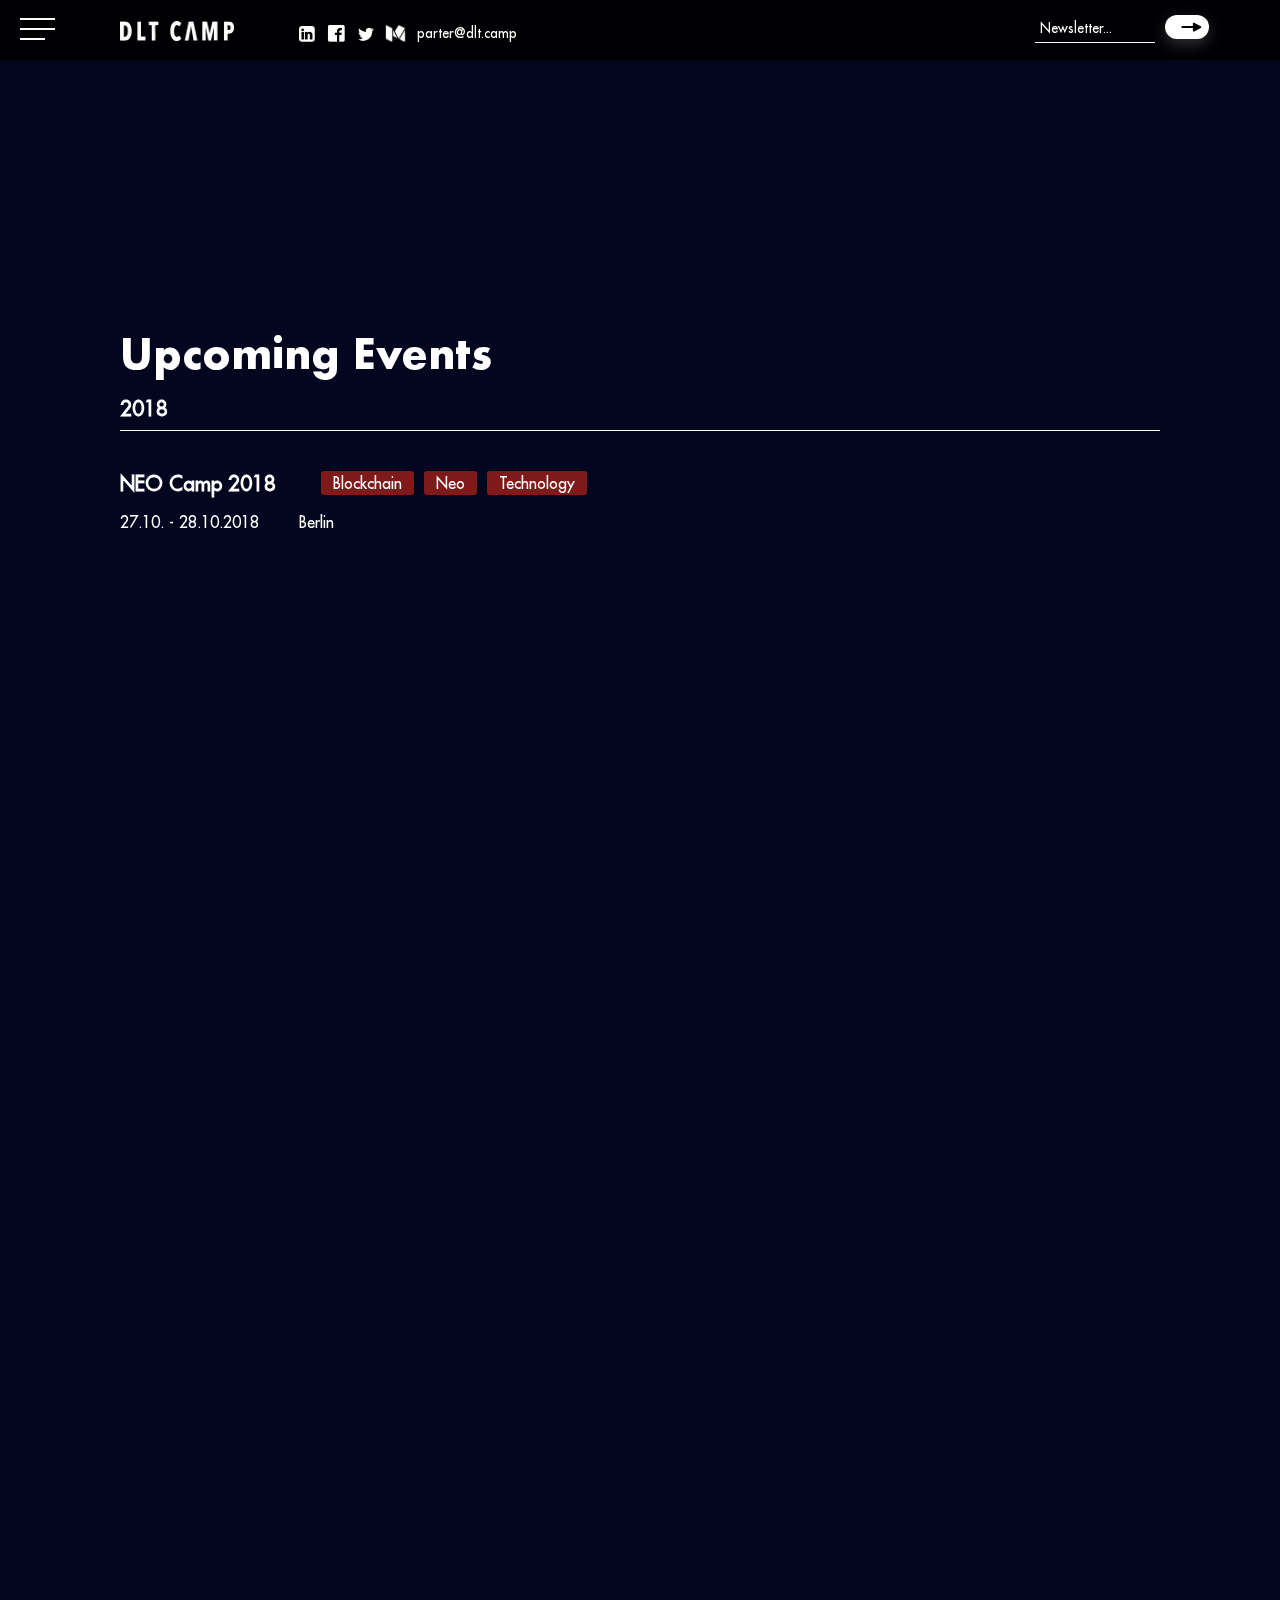
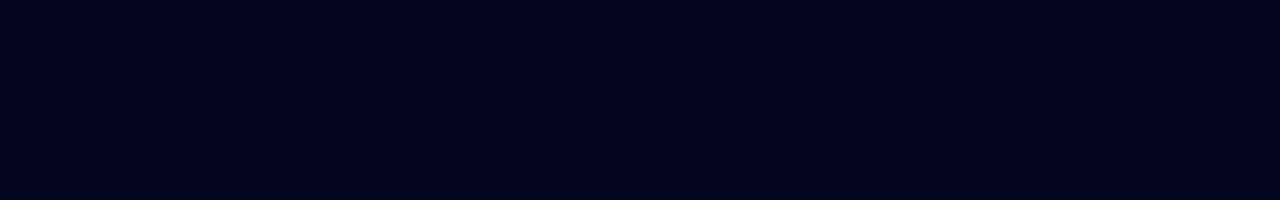
<file: nextevents.html>
﻿<!DOCTYPE html><!-- Last Published: Tue Aug 18 2020 13:58:01 GMT+0000 (Coordinated Universal Time) --><html data-wf-domain="www.dlt.camp" data-wf-page="5b6ecbb63d9b8409dc713082" data-wf-site="5b6ecbb63d9b84fed471307e"><head><meta charset="utf-8"><title>DLT Camp | Next Events</title><meta content="DLT Camp | Next Events" property="og:title"><meta content="DLT Camp | Next Events" property="twitter:title"><meta content="width=device-width, initial-scale=1" name="viewport"><link href="5b6ecbb63d9b84fed471307e/css/dlt-camp.b561f1746.css" rel="stylesheet" type="text/css"><link href="https://fonts.googleapis.com" rel="preconnect"><link href="https://fonts.gstatic.com" rel="preconnect" crossorigin="anonymous"><script src="ajax/libs/webfont/1.6.26/webfont.js" type="text/javascript"></script><script type="text/javascript">WebFont.load({  google: {    families: ["Montserrat:100,100italic,200,200italic,300,300italic,400,400italic,500,500italic,600,600italic,700,700italic,800,800italic,900,900italic"]  }});</script><script type="text/javascript">!function(o,c){var n=c.documentElement,t=" w-mod-";n.className+=t+"js",("ontouchstart"in o||o.DocumentTouch&&c instanceof DocumentTouch)&&(n.className+=t+"touch")}(window,document);</script><link href="5b6ecbb63d9b84fed471307e/5b86c5de8be1a71dd9ad9717_dlt-favicon.png" rel="shortcut icon" type="image/x-icon"><link href="5b6ecbb63d9b84fed471307e/5b7458c2b28ae7a257b6ed73_dlt256.png" rel="apple-touch-icon"><script type="text/javascript">(function(i,s,o,g,r,a,m){i['GoogleAnalyticsObject']=r;i[r]=i[r]||function(){(i[r].q=i[r].q||[]).push(arguments)},i[r].l=1*new Date();a=s.createElement(o),m=s.getElementsByTagName(o)[0];a.async=1;a.src=g;m.parentNode.insertBefore(a,m)})(window,document,'script','https://www.google-analytics.com/analytics.js','ga');ga('create', 'UA-98122502-7', 'auto');ga('set', 'anonymizeIp', true);ga('send', 'pageview');</script><link rel="stylesheet" type="text/css" href="ajax/libs/fullPage.js/3.0.5/fullpage.css">
<style>
  .custom-nav-menu.open{
  	transform:translateY(0);
    opacity:1;
  }
  .home-images.hide{
    opacity:0;
  }
  body{
    overflow-x:hidden;
    position:relative
  }
  body,.header{
  	max-width:100vw;
  }
  .w-slider-mask{
  	z-index:auto!important
  }
  @media screen and (max-width: 767px){
    body{
      overflow-y:auto!important;
      overflow-x:hidden;
    }
    .scroll-sign{
    	display:none!important
    }
    .footer{
    	margin-top:-5px!important
    }
  }
  @media screen and (min-width: 768px){
    .left-area{
    	max-width:calc(100vw - 50vh);
      	min-width:60vw;
    }
   	a.footerlink:last-child {
      margin-right: 0;
	}
  }
  input.nl-input{
  	font-size:12px;
  }
  input.nl-input:focus{
  	outline:none;
  }
  .nl-agree{
  	display: inline-block;
    font-size: 10px;
    margin-left: 5px;
    transform: translateY(-5px);
  }
  .nl-input-area{
  	opacity:1!important;
  }
  .nl-agree-wrapper{
  	margin-top: -12px;
    margin-bottom: 5px;}
  .nl-button-input{
    position: absolute;
    z-index: 2;
    width: 100%;
    height: 100%;
    margin: 0;
    background:none;
    border:none
  }
  #mce-success-response{
  	font-size:14px;
    position: absolute;
    top: 50px;
  }
  .nl-button-inner .arrow{
  	position: absolute;
    z-index: 1;
    top:5px;
    right:5px;
  }
  .w-nav,.w-nav-button,.submit-button{
    background:none!important
  }
  @media screen and (min-width: 768px){
  	input.w-input, input.w-input::-webkit-input-placeholder {
    	font-size: 18px!important;
    }
  }
  .nl-button{
   -webkit-transition: opacity .25s ease-in-out;
   transition: opacity .25s ease-in-out;
  }
  .nl-input-area.extended{
	max-height:168px
  }
  .nl-button.extended{
	margin-top:80px!important;
    opacity:1;
  }
  .nl-toggle.extended{
  	height:0;
    opacity:0;
    overflow:hidden;
  }
  .nl-button{
  	margin-left:120px
  }
  .nl-button-inner {
    position: relative;
    width: 40px;
    height: 21px;
    margin-left: -10px;
    margin-right: -10px;
  }
  .nl-input{
  background:none;
  border-left:none;
  border-right:none;
  border-top:none;
  border-bottom:solid 1px #fff;
  padding: 0 5px 5px;
  width:120px;
  color: #fff;
  font-size:12px;
  display:block;
  margin-top:0;
  margin-bottom:20px;
  }
  .tab3{
  	margin-bottom:10px
  }
  .nl-button-input{
    cursor:pointer;
  }
  ::placeholder{
      color: #fff;
      opacity: 1;
      font-size:12px!important
  }
  :-ms-input-placeholder{
      color: #fff;
      opacity: 1;
      font-size:12px!important
  }
  ::-ms-input-placeholder{
      color: #fff;
      opacity: 1;
      font-size:12px!important
  }
  input:focus, input:valid {
    color: #fff;
  }
  input[type=submit]:valid {
    color: #000;
   }
  .nl-toggle-close{
      display:block;
    width:10px;
    -webkit-transition: all .2s ease-in-out;
    transition: all .2s ease-in-out;
    height:0;
    overflow:hidden;
    opacity:0;
    -moz-transform: rotate(0deg);
      -ms-transform: rotate(0deg);
      -o-transform: rotate(0deg);
      -webkit-transform: rotate(0deg);
      transform: rotate(0deg);
  }
  .nl-toggle-close.extended{
    -webkit-transition: all .2s ease-in-out;
    transition: all .2s ease-in-out;
    overflow:visible;
    opacity:1;
    cursor:pointer;
    height:auto;
  }
  .nl-toggle-close.extended img,.nl-toggle-close.extended img:hover{
      -webkit-transition: all .2s ease-in-out;
    transition: all .2s ease-in-out;
  }
  .nl-toggle-close.extended img:hover{
      transform: translateY(-4px);
  }
  @media screen and (min-width: 768px){
    .nl-button{
      margin-left:130px!important
    }
  }
  @media screen and (max-width: 767px){
  	.button.small.nl-button{
      top:63px;
      margin-left:47px!important
    }
    .nl-button-inner.arrow{
      right:8px;
    }
    .newsletter{
      margin-bottom:30px;
      margin-top:20px;
    }
    .footerlink{
      margin-right:0;
    }
    .nl-input-area.w-embed.w-script.extended .nl-button{
      top:168px!important;
      -webkit-transition: all .2s ease-in-out;
      transition: all .2s ease-in-out;
    }
    .nl-toggle-close{
      display:none
    }
  }
  .map iframe, .map-wrap {
        pointer-events: none!important;
  }
  .map-wrap.clicked{
		pointer-events: auto!important;
	}
  	w-reset input:focus, input:valid {
    	color: #000!important;
	}
  	input.nl-input:focus, input.nl-input:valid {
    	color: #fff!important;
	}
  @media screen and (min-width: 1600px) and (min-height:900px){
    .profile-background{
    	width:180px;
      	height:180px;
    }
  }
  
</style>



<!-- Hotjar Tracking Code for https://www.dlt.camp -->
<script>
    (function(h,o,t,j,a,r){
        h.hj=h.hj||function(){(h.hj.q=h.hj.q||[]).push(arguments)};
        h._hjSettings={hjid:1067213,hjsv:6};
        a=o.getElementsByTagName('head')[0];
        r=o.createElement('script');r.async=1;
        r.src=t+h._hjSettings.hjid+j+h._hjSettings.hjsv;
        a.appendChild(r);
    })(window,document,'https://static.hotjar.com/c/hotjar-','.js?sv=');
</script></head><body><div data-w-id="a01e0da0-af19-1fe7-6d7b-326d6c3fbe6f" class="preloader div-block"><div class="preload w-embed"><style>
.loader {
  border: 4px solid #fff;
  border-radius: 50%;
  border-top: 4px solid #000;
  width: 34px;
  height: 34px;
  -webkit-animation: spin .5s linear infinite; /* Safari */
  animation: spin .5s linear infinite;
}

/* Safari */
@-webkit-keyframes spin {
  0% { -webkit-transform: rotate(0deg); }
  100% { -webkit-transform: rotate(360deg); }
}

@keyframes spin {
  0% { transform: rotate(0deg); }
  100% { transform: rotate(360deg); }
}
</style>
<div class="loader"></div></div></div><div class="header"><div class="custom-nav-menu"><div class="container"><a href="index.htm" class="navlink">Home</a><a href="about.html" class="navlink">About</a><a href="services.html" class="navlink">Services</a><a href="dlt-camp-cases.html" class="navlink">Cases</a><a href="team.html" class="navlink">Team</a><a href="nextevents.html" aria-current="page" class="navlink w--current">Next Events</a><a href="contact.html" class="navlink">Contact Us</a></div></div><div data-collapse="all" data-animation="default" data-duration="400" data-easing="ease" data-easing2="ease" data-doc-height="1" role="banner" class="navbar w-nav"><div class="menu-button w-nav-button" data-ix="new-interaction"><div class="topline"></div><div class="middleline"></div><div class="bottomline"></div></div></div><div class="topheader"><div class="container header-area"><a href="index.htm" class="w-inline-block"><img src="5b6ecbb63d9b84fed471307e/5b6ecbb63d9b842dcc7130d1_tdlcamp.png" srcset="5b6ecbb63d9b84fed471307e/5b6ecbb63d9b842dcc7130d1_tdlcamp-p-500.png 500w, 5b6ecbb63d9b84fed471307e/5b6ecbb63d9b842dcc7130d1_tdlcamp.png 799w" sizes="(max-width: 479px) 60vw, (max-width: 767px) 102px, (max-width: 991px) 14vw, 11vw" alt="" class="logo"></a><div class="header-details"><div class="icons"><a href="https://de.linkedin.com/company/dltcamp" target="_blank" class="w-inline-block"><img src="5b6ecbb63d9b84fed471307e/5b6ecbb63d9b84e06e7130b6_icons8-linkedin-52.png" alt="" class="icon smaller"></a><a href="https://www.facebook.com/dltcamp/" target="_blank" class="w-inline-block"><img src="5b6ecbb63d9b84fed471307e/5b6ecbb63d9b8409d07130b4_icons8-facebook-90.png" alt="" class="icon"></a><a href="https://twitter.com/dltcamp" target="_blank" class="w-inline-block"><img src="5b6ecbb63d9b84fed471307e/5b6ecbb63d9b8445ad7130b2_icons8-twitter-filled-100.png" alt="" class="icon smaller"></a><a href="https://medium.com/@dltcamp" target="_blank" class="w-inline-block"><img src="5b6ecbb63d9b84fed471307e/5b6ecbb63d9b84ec417130b7_icons8-medium-filled-100.png" alt="" class="icon"></a></div><a href="mailto:partner@dlt.camp" class="header-email-link">parter@dlt.camp</a><div class="newsletter margin-left-auto"><div class="nl-toggle"><div class="nl-text">Newsletter...</div></div><div class="nl-input-wrap"><div class="nl-input-area w-embed w-script"><!--
<input class=nl-input name=email type=email placeholder="Email...">
<input class="nl-input" name=name type=text placeholder="Name..." />
<input class="nl-input" name=surname type=text placeholder="Surname..." />
<div class="nl-toggle-close"><img src="https://assets.website-files.com/5b686e79659aca3bfec8f10f/5b686e79659aca2cd3c8f13f_white-arrow.svg"></div>
-->

<!-- Begin MailChimp Signup Form -->
<div id="mc_embed_signup">
<form action="https://digital.us15.list-manage.com/subscribe/post?u=baeff9a8027b7d2aaeadf60a0&amp;id=828e580259" method="post" id="mc-embedded-subscribe-form" name="mc-embedded-subscribe-form" class="validate" target="_blank" novalidate="">
  <input type="email" value="" name="EMAIL" placeholder="Email..." class="required email nl-input tab1" id="mce-EMAIL" tabindex="101">
	<input type="text" value="" name="FNAME" placeholder="First name..." class="nl-input tab2" id="mce-FNAME" tabindex="101">
	<input type="text" value="" name="LNAME" placeholder="Last name..." class="nl-input tab3" id="mce-LNAME" tabindex="101">
  <!--
  <div class=nl-agree-wrapper style=margin-bottom:0>
    <input type="checkbox" id="myCheck" name="test" class="tab4" required /><div class="nl-agree">I agree to the <a href="http://dlt-camp.webflow.io/data-security-statement">Privacy Policy</a></div>
   </div>
	-->
		<div class="response" id="mce-error-response" style="display:none">*required</div>
		<div class="response" id="mce-success-response" style="display:none">*required</div>
 <!-- real people should not fill this in and expect good things - do not remove this or risk form bot signups-->
    <div style="position: absolute; left: -5000px;" aria-hidden="true"><input type="text" name="b_baeff9a8027b7d2aaeadf60a0_828e580259" tabindex="-1" value=""></div>
    <!--<div class="clear"><input type="submit" value="Subscribe" name="subscribe" id="mc-embedded-subscribe" class="button"></div>-->
    <div class="button small nl-button w-inline-block"><div class="nl-button-inner"><input class="nl-button-input tab5" type="submit" name="subscribe" value="" id="mc-embedded-subscribe"><img src="5b6ecbb63d9b84fed471307e/5b6ecbb63d9b843a407130aa_black-arrow.svg" class="arrow"></div></div>
    <div class="nl-toggle-close"><img src="5b6ecbb63d9b84fed471307e/5b7c3afe6e136f36b67e482e_x.png"></div>

</form>
</div>
<script type='text/javascript' src='downloads.mailchimp.com/js/mc-validate.js'></script><script type='text/javascript'>(function($) {window.fnames = new Array(); window.ftypes = new Array();fnames[0]='EMAIL';ftypes[0]='email';fnames[1]='FNAME';ftypes[1]='text';fnames[2]='LNAME';ftypes[2]='text';fnames[3]='ADDRESS';ftypes[3]='address';fnames[4]='PHONE';ftypes[4]='phone';}(jQuery));var $mcj = jQuery.noConflict(true);</script>
<!--End mc_embed_signup--></div></div></div></div></div></div></div><div id="fullpage" class="fullheight-wrapper"><div class="section flex-vertical-left"><div class="flex-vertical-left"><div class="container"><div class="events-block"><h1>Upcoming Events</h1><div class="year-wrap"><h4 class="year">2018</h4><div class="w-dyn-list"><div role="list" class="w-dyn-items"><div role="listitem" class="w-dyn-item"><a href="http://neo-camp.webflow.io/" target="_blank" class="event-details w-inline-block"><div class="event-details-line"><h4 class="event-name">NEO Camp 2018</h4><div class="event-details-wrap"><div class="event-detail">Blockchain</div><div class="event-detail">Neo</div><div class="event-detail">Technology</div><div class="event-detail w-dyn-bind-empty"></div></div></div><div class="event-details-line"><div class="event-date">27.10. - 28.10.2018</div><div class="event-date">Berlin</div></div></a></div></div></div></div><div class="year-wrap"><h4 class="year">2019</h4><div class="w-dyn-list"><div class="year-empty w-dyn-empty"></div></div></div></div></div></div></div><div class="last-section"></div><div class="section flex-vertical-left"><div class="flex-vertical-left"><div class="container"><div class="events-block past"><h1>Past Events</h1><div class="year-wrap"><h4 class="year">2019</h4><div class="w-dyn-list"><div class="year-empty w-dyn-empty"></div></div></div><div class="year-wrap"><h4 class="year">2018</h4><div class="w-dyn-list"><div role="list" class="w-dyn-items"><div role="listitem" class="w-dyn-item"><a href="https://blockchain4business.webflow.io/" target="_blank" class="event-details w-inline-block"><div class="event-details-line"><h4 class="event-name">Blockchain 4 Business 2018</h4><div class="event-details-wrap"><div class="event-detail">Blockchain</div><div class="event-detail">Hyperledger</div><div class="event-detail">IoT</div><div class="event-detail w-dyn-bind-empty"></div></div></div><div class="event-details-line"><div class="event-date">15.07. - 18.07.2018</div><div class="event-date">Munich</div></div></a></div><div role="listitem" class="w-dyn-item"><a href="https://ethereum.webflow.io/" target="_blank" class="event-details w-inline-block"><div class="event-details-line"><h4 class="event-name">Ethereum Camp 2018</h4><div class="event-details-wrap"><div class="event-detail">Blockchain</div><div class="event-detail">Ethereum</div><div class="event-detail">IoT</div><div class="event-detail w-dyn-bind-empty"></div></div></div><div class="event-details-line"><div class="event-date">26.03. - 29.03.2018</div><div class="event-date">Berlin</div></div></a></div></div></div></div><div class="year-wrap"><h4 class="year">2017</h4><div class="w-dyn-list"><div role="list" class="w-dyn-items"><div role="listitem" class="w-dyn-item"><a href="cases/ethereum-camp.html" target="_blank" class="event-details w-inline-block"><div class="event-details-line"><h4 class="event-name">Ethereum Camp 2017</h4><div class="event-details-wrap"><div class="event-detail">Blockchain</div><div class="event-detail">Ethereum</div><div class="event-detail">IoT</div><div class="event-detail w-dyn-bind-empty"></div></div></div><div class="event-details-line"><div class="event-date">25.08. - 29.08.2017</div><div class="event-date">Frankfurt / Main</div></div></a></div></div></div></div></div></div></div></div><div class="footer"><div class="container"><div class="footer-details"><div class="icons"><a href="https://de.linkedin.com/company/dltcamp" target="_blank" class="w-inline-block"><img src="5b6ecbb63d9b84fed471307e/5b6ecbb63d9b84e06e7130b6_icons8-linkedin-52.png" alt="" class="icon smaller"></a><a href="https://www.facebook.com/dltcamp/" target="_blank" class="w-inline-block"><img src="5b6ecbb63d9b84fed471307e/5b6ecbb63d9b8409d07130b4_icons8-facebook-90.png" alt="" class="icon"></a><a href="https://twitter.com/dltcamp" target="_blank" class="w-inline-block"><img src="5b6ecbb63d9b84fed471307e/5b6ecbb63d9b8445ad7130b2_icons8-twitter-filled-100.png" alt="" class="icon smaller"></a><a href="https://medium.com/@dltcamp" target="_blank" class="w-inline-block"><img src="5b6ecbb63d9b84fed471307e/5b6ecbb63d9b84ec417130b7_icons8-medium-filled-100.png" alt="" class="icon"></a></div><a href="mailto:partner@dlt.camp" class="header-email-link">partner@dlt.camp</a><div class="newsletter"><div class="nl-toggle"><div class="nl-text">Newsletter...</div></div><div class="nl-input-wrap"><div class="nl-input-area w-embed w-script"><!--
<input class=nl-input name=email type=email placeholder="Email...">
<input class="nl-input" name=name type=text placeholder="Name..." />
<input class="nl-input" name=surname type=text placeholder="Surname..." />
<div class="nl-toggle-close"><img src="https://assets.website-files.com/5b686e79659aca3bfec8f10f/5b686e79659aca2cd3c8f13f_white-arrow.svg"></div>
-->

<!-- Begin MailChimp Signup Form -->
<div id="mc_embed_signup">
<form action="https://digital.us15.list-manage.com/subscribe/post?u=baeff9a8027b7d2aaeadf60a0&amp;id=828e580259" method="post" id="mc-embedded-subscribe-form" name="mc-embedded-subscribe-form" class="validate" target="_blank" novalidate="">
  <input type="email" value="" name="EMAIL" placeholder="Email..." class="required email nl-input tab1" id="mce-EMAIL" tabindex="101">
	<input type="text" value="" name="FNAME" placeholder="First name..." class="nl-input tab2" id="mce-FNAME" tabindex="101">
	<input type="text" value="" name="LNAME" placeholder="Last name..." class="nl-input tab3" id="mce-LNAME" tabindex="101">
  <!--
  <div class=nl-agree-wrapper style=margin-bottom:0>
    <input type="checkbox" id="myCheck" name="test" class="tab4" required /><div class="nl-agree">I agree to the <a href="http://dlt-camp.webflow.io/data-security-statement">Privacy Policy</a></div>
   </div>
	-->
		<div class="response" id="mce-error-response" style="display:none">*required</div>
		<div class="response" id="mce-success-response" style="display:none">*required</div>
 <!-- real people should not fill this in and expect good things - do not remove this or risk form bot signups-->
    <div style="position: absolute; left: -5000px;" aria-hidden="true"><input type="text" name="b_baeff9a8027b7d2aaeadf60a0_828e580259" tabindex="-1" value=""></div>
    <!--<div class="clear"><input type="submit" value="Subscribe" name="subscribe" id="mc-embedded-subscribe" class="button"></div>-->
    <div class="button small nl-button w-inline-block"><div class="nl-button-inner"><input class="nl-button-input tab5" type="submit" name="subscribe" value="" id="mc-embedded-subscribe"><img src="5b6ecbb63d9b84fed471307e/5b6ecbb63d9b843a407130aa_black-arrow.svg" class="arrow"></div></div>
    <div class="nl-toggle-close"><img src="5b6ecbb63d9b84fed471307e/5b7c3afe6e136f36b67e482e_x.png"></div>

</form>
</div>
<script type='text/javascript' src='downloads.mailchimp.com/js/mc-validate.js'></script><script type='text/javascript'>(function($) {window.fnames = new Array(); window.ftypes = new Array();fnames[0]='EMAIL';ftypes[0]='email';fnames[1]='FNAME';ftypes[1]='text';fnames[2]='LNAME';ftypes[2]='text';fnames[3]='ADDRESS';ftypes[3]='address';fnames[4]='PHONE';ftypes[4]='phone';}(jQuery));var $mcj = jQuery.noConflict(true);</script>
<!--End mc_embed_signup--></div></div></div></div><div class="footer-links"><a href="contact.html" class="footerlink">Contact</a><a href="imprint.html" class="footerlink">Imprint</a><a href="data-security-statement.html" class="footerlink">Data Security Statement</a></div></div></div></div><div class="scroll-sign"><div class="scroll-sign-text">scroll</div><div class="scroll-sign-white"><div class="scroll-sign-red"></div></div></div><script src="js/jquery-3.5.1.min.dc5e7f18c8.js?site=5b6ecbb63d9b84fed471307e" type="text/javascript" integrity="sha256-9/aliU8dGd2tb6OSsuzixeV4y/faTqgFtohetphbbj0=" crossorigin="anonymous"></script><script src="5b6ecbb63d9b84fed471307e/js/dlt-camp.0f69c3bff.js" type="text/javascript"></script><script type="text/javascript" src="ajax/libs/fullPage.js/3.0.2/vendors/scrolloverflow.min.js"></script>
<script type="text/javascript" src="ajax/libs/fullPage.js/3.0.2/fullpage.js"></script>
<script type="text/javascript" src="https://f.vimeocdn.com/js/froogaloop2.min.js"></script>
<script type="text/javascript">
 
$(document).ready(function() {
  
  Webflow.push(function () {
  // check is the CMS editor is there
    if (Webflow.env('editor') != undefined) {
      console.log('editor');
    } 
    //FULLPAGEJS
    else if (window.matchMedia('(min-width: 768px)').matches) {
    var myFullpage = new fullpage('#fullpage', {
          licenseKey:'520DE5A8-B3BF4310-97BDD267-6638A27C',
          scrollBar: false,
      });
    }
  });
  
  
  
  	$(".menu-button").click(function(){
      	$(".custom-nav-menu").toggleClass("open");
      	$(".home-images").toggleClass("hide");
    });
  	$(".nl-toggle").click(function(){
      	$(".nl-input-area").toggleClass("extended");
      	$(".nl-toggle").toggleClass("extended");
      	$(".nl-toggle-close").toggleClass("extended");
      	$( ".tab1").focus();
    });
  	$(".nl-toggle-close").click(function(){
      	$(".nl-input-area").removeClass("extended");
      	$(".nl-toggle").removeClass("extended");
      	$(".nl-toggle-close").removeClass("extended");
    });
  	$(".nl-button-input").click(function(){
      	$(".nl-input-area").removeClass("extended");
      	$(".nl-toggle").removeClass("extended");
      	$(".nl-toggle-close").removeClass("extended");
    });
  
  	 
  	
  	$('.map-section').mousedown(function(){
			$('.map-wrap').addClass('clicked')})
	.mouseleave(function(){
			$('.map-wrap').removeClass('clicked')
    });
  	
  	$("a").hover(function(){
    	$(this).find(".arrow").css("transform", "translateX(4px)");
    }, function(){
    	$(this).find(".arrow").css("transform", "translateX(0)");
	});
  	$(".submitbutton-wrap").hover(function(){
    	$(this).find(".arrow").css("transform", "translateX(4px)");
    }, function(){
    	$(this).find(".arrow").css("transform", "translateX(0)");
	});
  	$(".submitbutton-wrap").hover(function(){
    	$(this).find(".arrow").css("transform", "translateX(4px)");
    }, function(){
    	$(this).find(".arrow").css("transform", "translateX(0)");
	});
	$(".nl-button-inner").hover(function(){
    	$(this).find(".arrow").css("transform", "translateX(4px)");
    }, function(){
    	$(this).find(".arrow").css("transform", "translateX(0)");
	});
  
  	  
	function getScrollbarWidth() {
    	var outer = document.createElement("div");
    	outer.style.visibility = "hidden";
    	outer.style.width = "100px";
    	outer.style.msOverflowStyle = "scrollbar";
    	document.body.appendChild(outer);
    	var widthNoScroll = outer.offsetWidth;
    	// force scrollbars
    	outer.style.overflow = "scroll";
    	// add innerdiv
    	var inner = document.createElement("div");
    	inner.style.width = "100%";
    	outer.appendChild(inner);
    	var widthWithScroll = inner.offsetWidth;
    	// remove divs
    	outer.parentNode.removeChild(outer);
    	return widthNoScroll - widthWithScroll;
	}
  	checkPosition();
  	$(window).resize(function(){
  		checkPosition();
	});
	function checkPosition() {
   		if (window.matchMedia('(max-width: 767px)').matches) {
       		var x = getScrollbarWidth();
			$(".custom-nav-menu").css("right", x + "px");
   		}
      	else if (window.matchMedia('(min-width: 768px)').matches) {
       		var footermoveup= ($('.footer').outerHeight() + 4) * -1;
  			$('.footer').css({'margin-top': footermoveup});
   		}
	}
  	
  
  $(".tab1").focus(function(){
    var inputfocus = 1;
        $(document).on( 'keyup', function( e ) {
            if( e.which == 9 ) {
                if (1 <= inputfocus <= 4) {
                    inputfocus ++;
                    $( ".tab"+inputfocus ).focus();
                }

            }
        });
    });
});

</script>
<script>
$(".year-empty").each(function(){
	$(this).closest('.year-wrap').css({"height": "0", "overflow": "hidden"});  
})
</script>

</body></html>
</file>
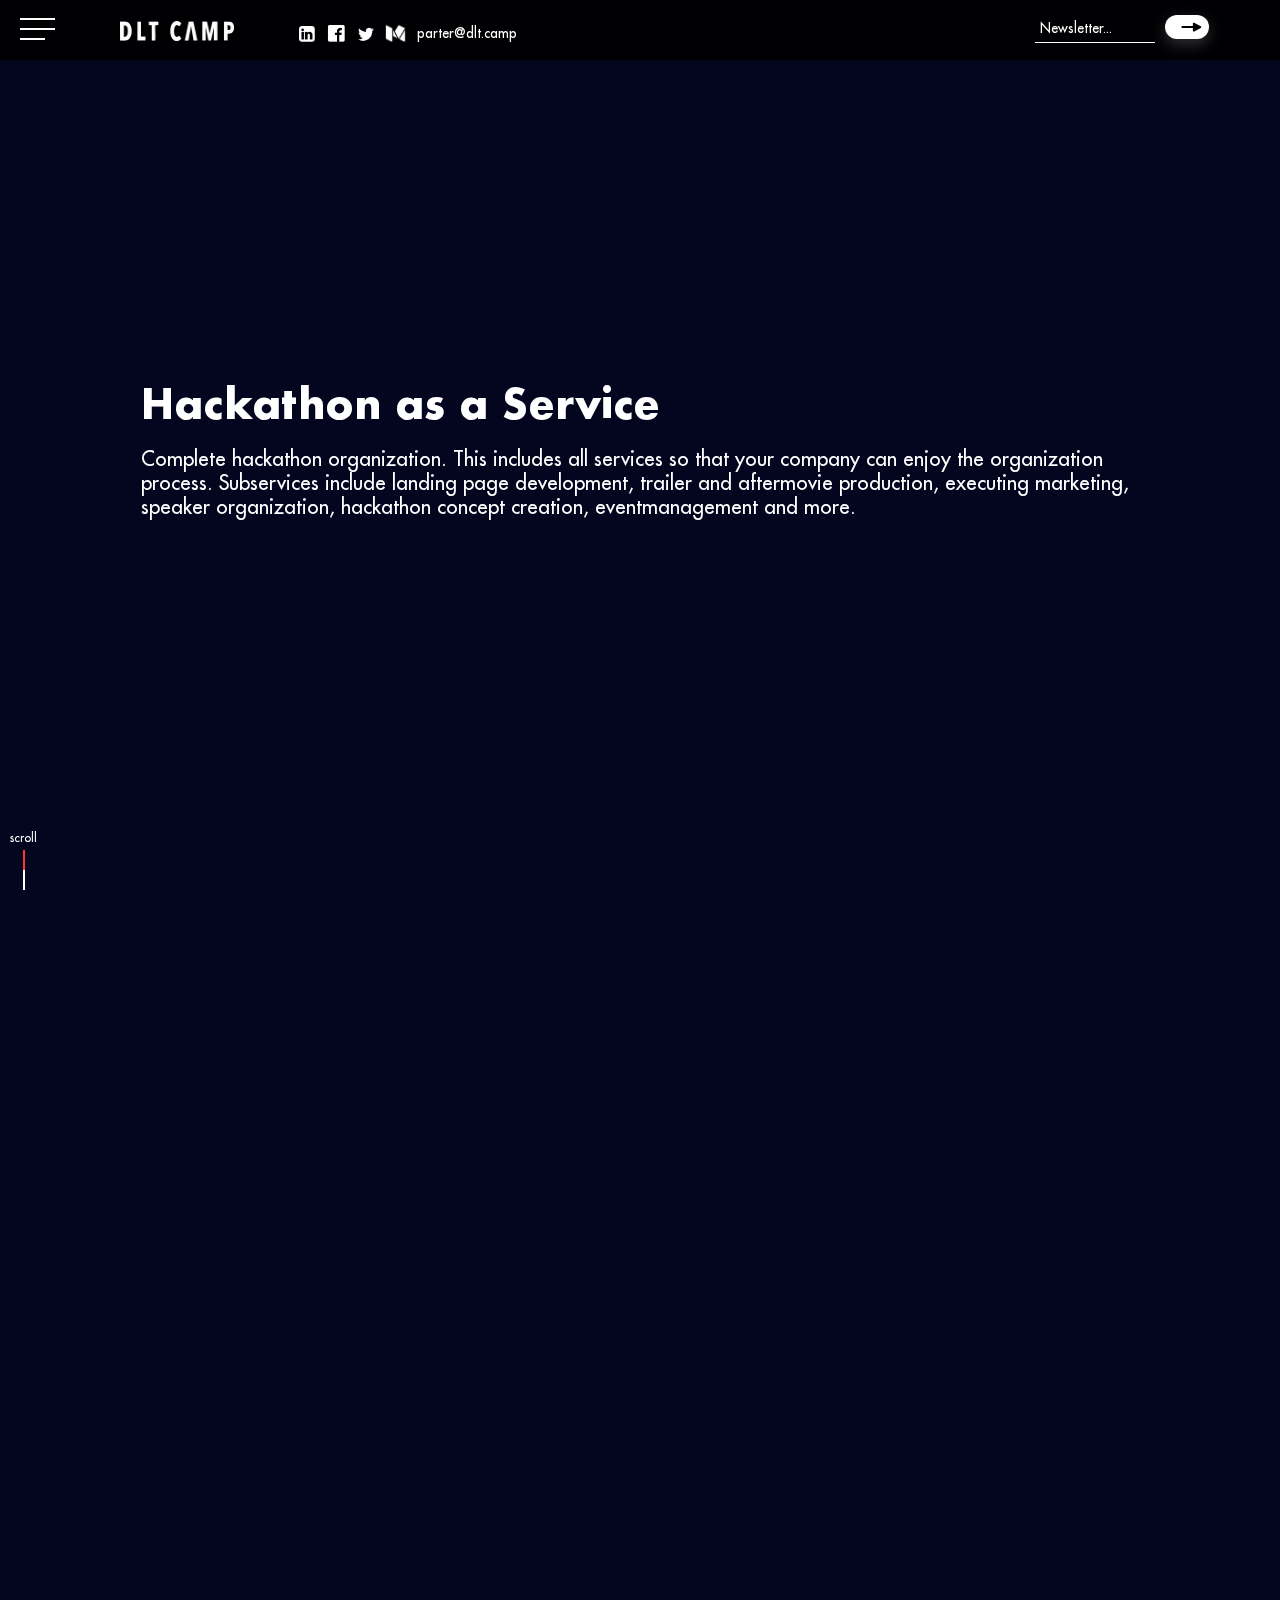
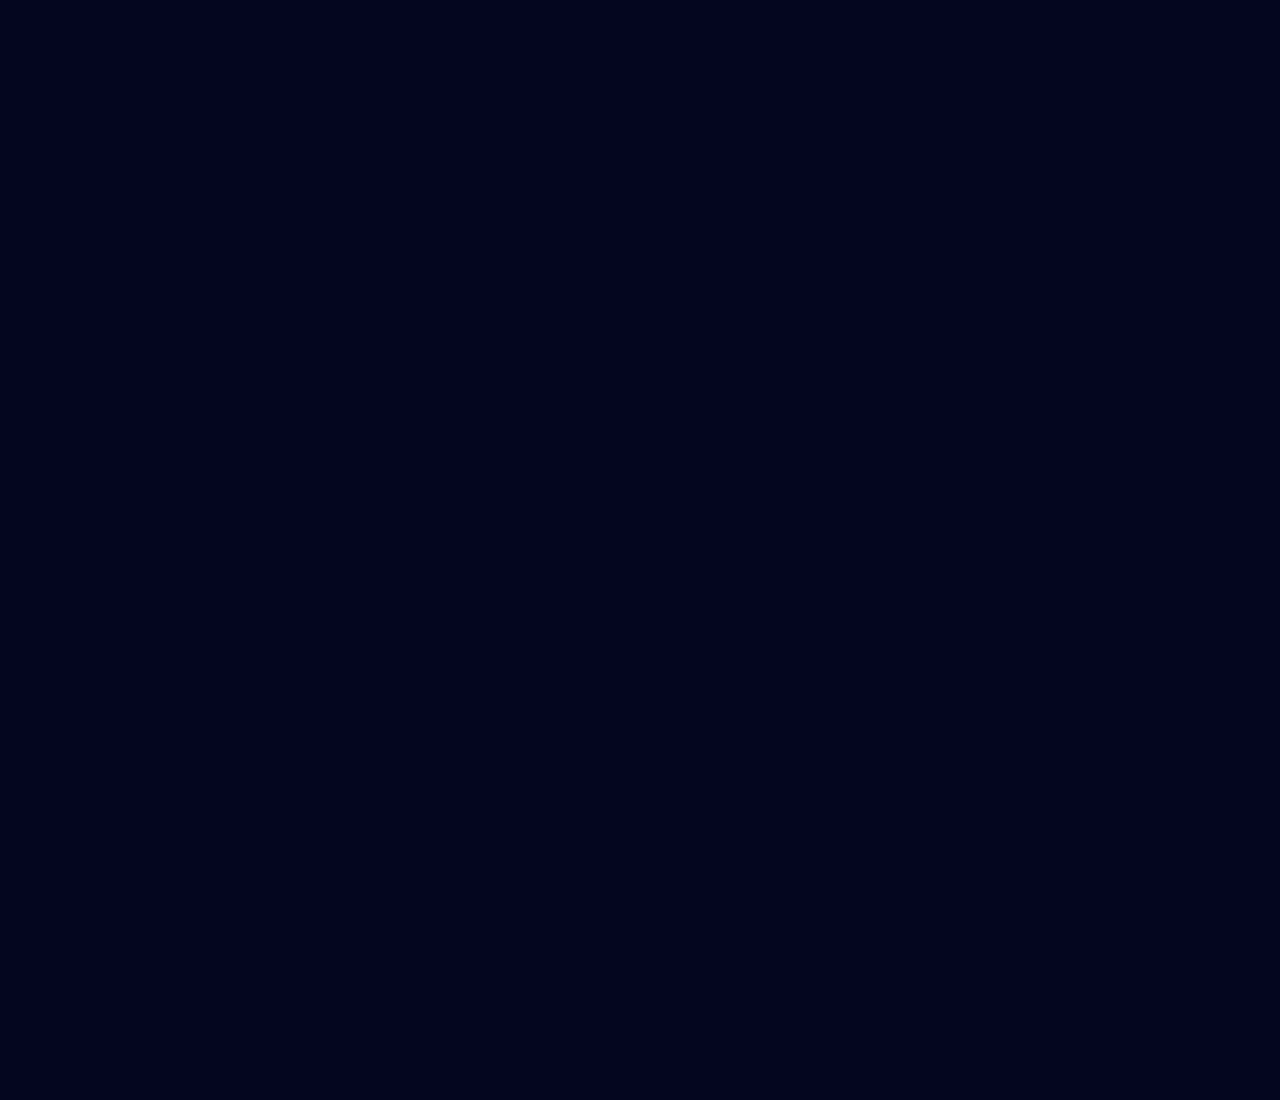
<file: services.html>
﻿<!DOCTYPE html><!-- Last Published: Tue Aug 18 2020 13:58:01 GMT+0000 (Coordinated Universal Time) --><html data-wf-domain="www.dlt.camp" data-wf-page="5bd172ab9c511a59a9477151" data-wf-site="5b6ecbb63d9b84fed471307e"><head><meta charset="utf-8"><title>Services</title><meta content="Services" property="og:title"><meta content="Services" property="twitter:title"><meta content="width=device-width, initial-scale=1" name="viewport"><link href="5b6ecbb63d9b84fed471307e/css/dlt-camp.b561f1746.css" rel="stylesheet" type="text/css"><script src="ajax/libs/webfont/1.6.26/webfont.js" type="text/javascript"></script><script type="text/javascript">WebFont.load({  google: {    families: ["Montserrat:100,100italic,200,200italic,300,300italic,400,400italic,500,500italic,600,600italic,700,700italic,800,800italic,900,900italic"]  }});</script><!--[if lt IE 9]><script src="https://cdnjs.cloudflare.com/ajax/libs/html5shiv/3.7.3/html5shiv.min.js" type="text/javascript"></script><![endif]--><script type="text/javascript">!function(o,c){var n=c.documentElement,t=" w-mod-";n.className+=t+"js",("ontouchstart"in o||o.DocumentTouch&&c instanceof DocumentTouch)&&(n.className+=t+"touch")}(window,document);</script><link href="5b6ecbb63d9b84fed471307e/5b86c5de8be1a71dd9ad9717_dlt-favicon.png" rel="shortcut icon" type="image/x-icon"><link href="5b6ecbb63d9b84fed471307e/5b7458c2b28ae7a257b6ed73_dlt256.png" rel="apple-touch-icon"><script type="text/javascript">(function(i,s,o,g,r,a,m){i['GoogleAnalyticsObject']=r;i[r]=i[r]||function(){(i[r].q=i[r].q||[]).push(arguments)},i[r].l=1*new Date();a=s.createElement(o),m=s.getElementsByTagName(o)[0];a.async=1;a.src=g;m.parentNode.insertBefore(a,m)})(window,document,'script','https://www.google-analytics.com/analytics.js','ga');ga('create', 'UA-98122502-7', 'auto');ga('set', 'anonymizeIp', true);ga('send', 'pageview');</script><link rel="stylesheet" type="text/css" href="ajax/libs/fullPage.js/3.0.5/fullpage.css">
<style>
  .custom-nav-menu.open{
  	transform:translateY(0);
    opacity:1;
  }
  .home-images.hide{
    opacity:0;
  }
  body{
    overflow-x:hidden;
    position:relative
  }
  body,.header{
  	max-width:100vw;
  }
  .w-slider-mask{
  	z-index:auto!important
  }
  @media screen and (max-width: 767px){
    body{
      overflow-y:auto!important;
      overflow-x:hidden;
    }
    .scroll-sign{
    	display:none!important
    }
    .footer{
    	margin-top:-5px!important
    }
  }
  @media screen and (min-width: 768px){
    .left-area{
    	max-width:calc(100vw - 50vh);
      	min-width:60vw;
    }
   	a.footerlink:last-child {
      margin-right: 0;
	}
  }
  input.nl-input{
  	font-size:12px;
  }
  input.nl-input:focus{
  	outline:none;
  }
  .nl-agree{
  	display: inline-block;
    font-size: 10px;
    margin-left: 5px;
    transform: translateY(-5px);
  }
  .nl-input-area{
  	opacity:1!important;
  }
  .nl-agree-wrapper{
  	margin-top: -12px;
    margin-bottom: 5px;}
  .nl-button-input{
    position: absolute;
    z-index: 2;
    width: 100%;
    height: 100%;
    margin: 0;
    background:none;
    border:none
  }
  #mce-success-response{
  	font-size:14px;
    position: absolute;
    top: 50px;
  }
  .nl-button-inner .arrow{
  	position: absolute;
    z-index: 1;
    top:5px;
    right:5px;
  }
  .w-nav,.w-nav-button,.submit-button{
    background:none!important
  }
  @media screen and (min-width: 768px){
  	input.w-input, input.w-input::-webkit-input-placeholder {
    	font-size: 18px!important;
    }
  }
  .nl-button{
   -webkit-transition: opacity .25s ease-in-out;
   transition: opacity .25s ease-in-out;
  }
  .nl-input-area.extended{
	max-height:168px
  }
  .nl-button.extended{
	margin-top:80px!important;
    opacity:1;
  }
  .nl-toggle.extended{
  	height:0;
    opacity:0;
    overflow:hidden;
  }
  .nl-button{
  	margin-left:120px
  }
  .nl-button-inner {
    position: relative;
    width: 40px;
    height: 21px;
    margin-left: -10px;
    margin-right: -10px;
  }
  .nl-input{
  background:none;
  border-left:none;
  border-right:none;
  border-top:none;
  border-bottom:solid 1px #fff;
  padding: 0 5px 5px;
  width:120px;
  color: #fff;
  font-size:12px;
  display:block;
  margin-top:0;
  margin-bottom:20px;
  }
  .tab3{
  	margin-bottom:10px
  }
  .nl-button-input{
    cursor:pointer;
  }
  ::placeholder{
      color: #fff;
      opacity: 1;
      font-size:12px!important
  }
  :-ms-input-placeholder{
      color: #fff;
      opacity: 1;
      font-size:12px!important
  }
  ::-ms-input-placeholder{
      color: #fff;
      opacity: 1;
      font-size:12px!important
  }
  input:focus, input:valid {
    color: #fff;
  }
  input[type=submit]:valid {
    color: #000;
   }
  .nl-toggle-close{
      display:block;
    width:10px;
    -webkit-transition: all .2s ease-in-out;
    transition: all .2s ease-in-out;
    height:0;
    overflow:hidden;
    opacity:0;
    -moz-transform: rotate(0deg);
      -ms-transform: rotate(0deg);
      -o-transform: rotate(0deg);
      -webkit-transform: rotate(0deg);
      transform: rotate(0deg);
  }
  .nl-toggle-close.extended{
    -webkit-transition: all .2s ease-in-out;
    transition: all .2s ease-in-out;
    overflow:visible;
    opacity:1;
    cursor:pointer;
    height:auto;
  }
  .nl-toggle-close.extended img,.nl-toggle-close.extended img:hover{
      -webkit-transition: all .2s ease-in-out;
    transition: all .2s ease-in-out;
  }
  .nl-toggle-close.extended img:hover{
      transform: translateY(-4px);
  }
  @media screen and (min-width: 768px){
    .nl-button{
      margin-left:130px!important
    }
  }
  @media screen and (max-width: 767px){
  	.button.small.nl-button{
      top:63px;
      margin-left:47px!important
    }
    .nl-button-inner.arrow{
      right:8px;
    }
    .newsletter{
      margin-bottom:30px;
      margin-top:20px;
    }
    .footerlink{
      margin-right:0;
    }
    .nl-input-area.w-embed.w-script.extended .nl-button{
      top:168px!important;
      -webkit-transition: all .2s ease-in-out;
      transition: all .2s ease-in-out;
    }
    .nl-toggle-close{
      display:none
    }
  }
  .map iframe, .map-wrap {
        pointer-events: none!important;
  }
  .map-wrap.clicked{
		pointer-events: auto!important;
	}
  	w-reset input:focus, input:valid {
    	color: #000!important;
	}
  	input.nl-input:focus, input.nl-input:valid {
    	color: #fff!important;
	}
  @media screen and (min-width: 1600px) and (min-height:900px){
    .profile-background{
    	width:180px;
      	height:180px;
    }
  }
  
</style>



<!-- Hotjar Tracking Code for https://www.dlt.camp -->
<script>
    (function(h,o,t,j,a,r){
        h.hj=h.hj||function(){(h.hj.q=h.hj.q||[]).push(arguments)};
        h._hjSettings={hjid:1067213,hjsv:6};
        a=o.getElementsByTagName('head')[0];
        r=o.createElement('script');r.async=1;
        r.src=t+h._hjSettings.hjid+j+h._hjSettings.hjsv;
        a.appendChild(r);
    })(window,document,'https://static.hotjar.com/c/hotjar-','.js?sv=');
</script><style>
@media only screen and (min-width: 768px) { 
  .fixed{
    opacity:0!important;
  }
  .fixed.seen{
    opacity:1!important;
  }
  .storyslider{
    transform:translateX(67%)!important
  }
  .storyslider,.fixed{
    -webkit-transition: all .65s ease-in-out;
    transition: all .65s ease-in-out;
  }
  .storyslider.first{
    transform:translateX(33%)!important
  }
  .storyslider.second{
    transform:translateX(-0%)!important
  }
  .storyslider.third{
    transform:translateX(-33%)!important
  }
  .storyslider.fourth{
    transform:translateX(-67%)!important
  }
}

@media only screen and (max-width: 767px) { 
  .camp{
  	transform:translateX(0px);
    opacity:0;
  	-webkit-transition: all .4s ease-in-out;
    transition: all .4s ease-in-out;
	}
  .storyslider .camp{
  	transform:translateX(20px);
  }
  .camp.active{
  	transform:translateX(0px);
    opacity:1;
	}
}

@media only screen and (min-width: 768px) {
	.partner .collection-item{
  	width:24%
  }
</style></head><body><div data-w-id="a01e0da0-af19-1fe7-6d7b-326d6c3fbe6f" class="preloader div-block"><div class="preload w-embed"><style>
.loader {
  border: 4px solid #fff;
  border-radius: 50%;
  border-top: 4px solid #000;
  width: 34px;
  height: 34px;
  -webkit-animation: spin .5s linear infinite; /* Safari */
  animation: spin .5s linear infinite;
}

/* Safari */
@-webkit-keyframes spin {
  0% { -webkit-transform: rotate(0deg); }
  100% { -webkit-transform: rotate(360deg); }
}

@keyframes spin {
  0% { transform: rotate(0deg); }
  100% { transform: rotate(360deg); }
}
</style>
<div class="loader"></div></div></div><div class="header"><div class="custom-nav-menu"><div class="container"><a href="index.htm" class="navlink">Home</a><a href="about.html" class="navlink">About</a><a href="services.html" aria-current="page" class="navlink w--current">Services</a><a href="dlt-camp-cases.html" class="navlink">Cases</a><a href="team.html" class="navlink">Team</a><a href="nextevents.html" class="navlink">Next Events</a><a href="contact.html" class="navlink">Contact Us</a></div></div><div data-collapse="all" data-animation="default" data-duration="400" role="banner" class="navbar w-nav"><div class="menu-button w-nav-button" data-ix="new-interaction"><div class="topline"></div><div class="middleline"></div><div class="bottomline"></div></div></div><div class="topheader"><div class="container header-area"><a href="index.htm" class="w-inline-block"><img src="5b6ecbb63d9b84fed471307e/5b6ecbb63d9b842dcc7130d1_tdlcamp.png" srcset="5b6ecbb63d9b84fed471307e/5b6ecbb63d9b842dcc7130d1_tdlcamp-p-500.png 500w, 5b6ecbb63d9b84fed471307e/5b6ecbb63d9b842dcc7130d1_tdlcamp.png 799w" sizes="(max-width: 479px) 60vw, (max-width: 767px) 102px, (max-width: 991px) 14vw, 11vw" alt="" class="logo"></a><div class="header-details"><div class="icons"><a href="https://de.linkedin.com/company/dltcamp" target="_blank" class="w-inline-block"><img src="5b6ecbb63d9b84fed471307e/5b6ecbb63d9b84e06e7130b6_icons8-linkedin-52.png" alt="" class="icon smaller"></a><a href="https://www.facebook.com/dltcamp/" target="_blank" class="w-inline-block"><img src="5b6ecbb63d9b84fed471307e/5b6ecbb63d9b8409d07130b4_icons8-facebook-90.png" alt="" class="icon"></a><a href="https://twitter.com/dltcamp" target="_blank" class="w-inline-block"><img src="5b6ecbb63d9b84fed471307e/5b6ecbb63d9b8445ad7130b2_icons8-twitter-filled-100.png" alt="" class="icon smaller"></a><a href="https://medium.com/@dltcamp" target="_blank" class="w-inline-block"><img src="5b6ecbb63d9b84fed471307e/5b6ecbb63d9b84ec417130b7_icons8-medium-filled-100.png" alt="" class="icon"></a></div><a href="mailto:partner@dlt.camp" class="header-email-link">parter@dlt.camp</a><div class="newsletter margin-left-auto"><div class="nl-toggle"><div class="nl-text">Newsletter...</div></div><div class="nl-input-wrap"><div class="nl-input-area w-embed w-script"><!--
<input class=nl-input name=email type=email placeholder="Email...">
<input class="nl-input" name=name type=text placeholder="Name..." />
<input class="nl-input" name=surname type=text placeholder="Surname..." />
<div class="nl-toggle-close"><img src="https://assets.website-files.com/5b686e79659aca3bfec8f10f/5b686e79659aca2cd3c8f13f_white-arrow.svg"></div>
-->

<!-- Begin MailChimp Signup Form -->
<div id="mc_embed_signup">
<form action="https://digital.us15.list-manage.com/subscribe/post?u=baeff9a8027b7d2aaeadf60a0&amp;id=828e580259" method="post" id="mc-embedded-subscribe-form" name="mc-embedded-subscribe-form" class="validate" target="_blank" novalidate="">
  <input type="email" value="" name="EMAIL" placeholder="Email..." class="required email nl-input tab1" id="mce-EMAIL" tabindex="101">
	<input type="text" value="" name="FNAME" placeholder="First name..." class="nl-input tab2" id="mce-FNAME" tabindex="101">
	<input type="text" value="" name="LNAME" placeholder="Last name..." class="nl-input tab3" id="mce-LNAME" tabindex="101">
  <!--
  <div class=nl-agree-wrapper style=margin-bottom:0>
    <input type="checkbox" id="myCheck" name="test" class="tab4" required /><div class="nl-agree">I agree to the <a href="http://dlt-camp.webflow.io/data-security-statement">Privacy Policy</a></div>
   </div>
	-->
		<div class="response" id="mce-error-response" style="display:none">*required</div>
		<div class="response" id="mce-success-response" style="display:none">*required</div>
 <!-- real people should not fill this in and expect good things - do not remove this or risk form bot signups-->
    <div style="position: absolute; left: -5000px;" aria-hidden="true"><input type="text" name="b_baeff9a8027b7d2aaeadf60a0_828e580259" tabindex="-1" value=""></div>
    <!--<div class="clear"><input type="submit" value="Subscribe" name="subscribe" id="mc-embedded-subscribe" class="button"></div>-->
    <div class="button small nl-button w-inline-block"><div class="nl-button-inner"><input class="nl-button-input tab5" type="submit" name="subscribe" value="" id="mc-embedded-subscribe"><img src="5b6ecbb63d9b84fed471307e/5b6ecbb63d9b843a407130aa_black-arrow.svg" class="arrow"></div></div>
    <div class="nl-toggle-close"><img src="5b6ecbb63d9b84fed471307e/5b7c3afe6e136f36b67e482e_x.png"></div>

</form>
</div>
<script type='text/javascript' src='downloads.mailchimp.com/js/mc-validate.js'></script><script type='text/javascript'>(function($) {window.fnames = new Array(); window.ftypes = new Array();fnames[0]='EMAIL';ftypes[0]='email';fnames[1]='FNAME';ftypes[1]='text';fnames[2]='LNAME';ftypes[2]='text';fnames[3]='ADDRESS';ftypes[3]='address';fnames[4]='PHONE';ftypes[4]='phone';}(jQuery));var $mcj = jQuery.noConflict(true);</script>
<!--End mc_embed_signup--></div></div></div></div></div></div></div><div id="fullpage" class="fullheight-wrapper"><div class="section flex-left-center"><div class="flex-left-center"><div class="container flex-left-center"><div class="section-inner"><h1>Hackathon as a Service</h1><div class="home-text">Complete hackathon organization. This includes all services so that your company can enjoy the organization process. Subservices include landing page development, trailer and aftermovie production, executing marketing, speaker organization, hackathon concept creation, eventmanagement and more.</div></div></div></div></div><div class="section flex-left-center"><div class="flex-left-center"><div class="container flex-left-center"><div class="section-inner"><h1>Meetup as a Service</h1><div class="home-text">Complete meetup organization. This includes all services so that your company can enjoy the organization process. Subservices include meetup.com setup, trailer and aftermovie production, executing marketing, speaker organization, meetup concept creation, eventmanagement and more.</div></div></div></div></div><div class="section flex-left-center"><div class="container"><div class="section-inner wide"><h1 class="heading-2">Interested in sponsoring a hackathon or creating a new one?</h1><div class="home-text">Enter your contact information and we get back to you within 24 hours</div><div class="formblock w-form"><form id="wf-form-Phone-Form" name="wf-form-Phone-Form" data-name="Phone Form" method="post" class="form"><input type="text" class="input w-input" maxlength="256" name="Phone-number" data-name="Phone number" placeholder="Enter your number..." id="Phone-number" required=""><div class="submitbutton-wrap"><img src="5b6ecbb63d9b84fed471307e/5b6ecbb63d9b843a407130aa_black-arrow.svg" width="21" alt="" class="arrow submitbutton-arrow"><input type="submit" value="Call me" data-wait="Please wait..." class="button submit-button w-button"></div></form><div class="w-form-done"><div class="form-response">Thank you! Your submission has been received!</div></div><div class="w-form-fail"><div class="form-response">Oops! Something went wrong while submitting the form.</div></div></div><div class="button-divider-text">or</div><div class="formblock w-form"><form id="email-form" name="email-form" data-name="Email Form" method="post" class="form"><input type="email" class="input w-input" maxlength="256" name="Email" data-name="Email" placeholder="Enter your email..." id="Email-3" required=""><div class="submitbutton-wrap"><img src="5b6ecbb63d9b84fed471307e/5b6ecbb63d9b843a407130aa_black-arrow.svg" width="21" alt="" class="arrow submitbutton-arrow"><input type="submit" value="Write me" data-wait="Please wait..." class="button submit-button w-button"></div></form><div class="w-form-done"><div class="form-response">Thank you! Your submission has been received!</div></div><div class="w-form-fail"><div class="form-response">Oops! Something went wrong while submitting the form.</div></div></div></div></div><div class="last-section"></div></div><div class="footer"><div class="container"><div class="footer-details"><div class="icons"><a href="https://de.linkedin.com/company/dltcamp" target="_blank" class="w-inline-block"><img src="5b6ecbb63d9b84fed471307e/5b6ecbb63d9b84e06e7130b6_icons8-linkedin-52.png" alt="" class="icon smaller"></a><a href="https://www.facebook.com/dltcamp/" target="_blank" class="w-inline-block"><img src="5b6ecbb63d9b84fed471307e/5b6ecbb63d9b8409d07130b4_icons8-facebook-90.png" alt="" class="icon"></a><a href="https://twitter.com/dltcamp" target="_blank" class="w-inline-block"><img src="5b6ecbb63d9b84fed471307e/5b6ecbb63d9b8445ad7130b2_icons8-twitter-filled-100.png" alt="" class="icon smaller"></a><a href="https://medium.com/@dltcamp" target="_blank" class="w-inline-block"><img src="5b6ecbb63d9b84fed471307e/5b6ecbb63d9b84ec417130b7_icons8-medium-filled-100.png" alt="" class="icon"></a></div><a href="mailto:partner@dlt.camp" class="header-email-link">partner@dlt.camp</a><div class="newsletter"><div class="nl-toggle"><div class="nl-text">Newsletter...</div></div><div class="nl-input-wrap"><div class="nl-input-area w-embed w-script"><!--
<input class=nl-input name=email type=email placeholder="Email...">
<input class="nl-input" name=name type=text placeholder="Name..." />
<input class="nl-input" name=surname type=text placeholder="Surname..." />
<div class="nl-toggle-close"><img src="https://assets.website-files.com/5b686e79659aca3bfec8f10f/5b686e79659aca2cd3c8f13f_white-arrow.svg"></div>
-->

<!-- Begin MailChimp Signup Form -->
<div id="mc_embed_signup">
<form action="https://digital.us15.list-manage.com/subscribe/post?u=baeff9a8027b7d2aaeadf60a0&amp;id=828e580259" method="post" id="mc-embedded-subscribe-form" name="mc-embedded-subscribe-form" class="validate" target="_blank" novalidate="">
  <input type="email" value="" name="EMAIL" placeholder="Email..." class="required email nl-input tab1" id="mce-EMAIL" tabindex="101">
	<input type="text" value="" name="FNAME" placeholder="First name..." class="nl-input tab2" id="mce-FNAME" tabindex="101">
	<input type="text" value="" name="LNAME" placeholder="Last name..." class="nl-input tab3" id="mce-LNAME" tabindex="101">
  <!--
  <div class=nl-agree-wrapper style=margin-bottom:0>
    <input type="checkbox" id="myCheck" name="test" class="tab4" required /><div class="nl-agree">I agree to the <a href="http://dlt-camp.webflow.io/data-security-statement">Privacy Policy</a></div>
   </div>
	-->
		<div class="response" id="mce-error-response" style="display:none">*required</div>
		<div class="response" id="mce-success-response" style="display:none">*required</div>
 <!-- real people should not fill this in and expect good things - do not remove this or risk form bot signups-->
    <div style="position: absolute; left: -5000px;" aria-hidden="true"><input type="text" name="b_baeff9a8027b7d2aaeadf60a0_828e580259" tabindex="-1" value=""></div>
    <!--<div class="clear"><input type="submit" value="Subscribe" name="subscribe" id="mc-embedded-subscribe" class="button"></div>-->
    <div class="button small nl-button w-inline-block"><div class="nl-button-inner"><input class="nl-button-input tab5" type="submit" name="subscribe" value="" id="mc-embedded-subscribe"><img src="5b6ecbb63d9b84fed471307e/5b6ecbb63d9b843a407130aa_black-arrow.svg" class="arrow"></div></div>
    <div class="nl-toggle-close"><img src="5b6ecbb63d9b84fed471307e/5b7c3afe6e136f36b67e482e_x.png"></div>

</form>
</div>
<script type='text/javascript' src='downloads.mailchimp.com/js/mc-validate.js'></script><script type='text/javascript'>(function($) {window.fnames = new Array(); window.ftypes = new Array();fnames[0]='EMAIL';ftypes[0]='email';fnames[1]='FNAME';ftypes[1]='text';fnames[2]='LNAME';ftypes[2]='text';fnames[3]='ADDRESS';ftypes[3]='address';fnames[4]='PHONE';ftypes[4]='phone';}(jQuery));var $mcj = jQuery.noConflict(true);</script>
<!--End mc_embed_signup--></div></div></div></div><div class="footer-links"><a href="contact.html" class="footerlink">Contact</a><a href="imprint.html" class="footerlink">Imprint</a><a href="data-security-statement.html" class="footerlink">Data Security Statement</a></div></div></div></div><div class="scroll-sign"><div class="scroll-sign-text">scroll</div><div class="scroll-sign-white"><div class="scroll-sign-red"></div></div></div><script src="js/jquery-3.4.1.min.220afd743d.js?site=5b6ecbb63d9b84fed471307e" type="text/javascript" integrity="sha256-CSXorXvZcTkaix6Yvo6HppcZGetbYMGWSFlBw8HfCJo=" crossorigin="anonymous"></script><script src="5b6ecbb63d9b84fed471307e/js/dlt-camp.0f69c3bff.js" type="text/javascript"></script><!--[if lte IE 9]><script src="//cdnjs.cloudflare.com/ajax/libs/placeholders/3.0.2/placeholders.min.js"></script><![endif]--><script type="text/javascript" src="ajax/libs/fullPage.js/3.0.2/vendors/scrolloverflow.min.js"></script>
<script type="text/javascript" src="ajax/libs/fullPage.js/3.0.2/fullpage.js"></script>
<script type="text/javascript" src="https://f.vimeocdn.com/js/froogaloop2.min.js"></script>
<script type="text/javascript">
 
$(document).ready(function() {
  
  Webflow.push(function () {
  // check is the CMS editor is there
    if (Webflow.env('editor') != undefined) {
      console.log('editor');
    } 
    //FULLPAGEJS
    else if (window.matchMedia('(min-width: 768px)').matches) {
    var myFullpage = new fullpage('#fullpage', {
          licenseKey:'520DE5A8-B3BF4310-97BDD267-6638A27C',
          scrollBar: false,
      });
    }
  });
  
  
  
  	$(".menu-button").click(function(){
      	$(".custom-nav-menu").toggleClass("open");
      	$(".home-images").toggleClass("hide");
    });
  	$(".nl-toggle").click(function(){
      	$(".nl-input-area").toggleClass("extended");
      	$(".nl-toggle").toggleClass("extended");
      	$(".nl-toggle-close").toggleClass("extended");
      	$( ".tab1").focus();
    });
  	$(".nl-toggle-close").click(function(){
      	$(".nl-input-area").removeClass("extended");
      	$(".nl-toggle").removeClass("extended");
      	$(".nl-toggle-close").removeClass("extended");
    });
  	$(".nl-button-input").click(function(){
      	$(".nl-input-area").removeClass("extended");
      	$(".nl-toggle").removeClass("extended");
      	$(".nl-toggle-close").removeClass("extended");
    });
  
  	 
  	
  	$('.map-section').mousedown(function(){
			$('.map-wrap').addClass('clicked')})
	.mouseleave(function(){
			$('.map-wrap').removeClass('clicked')
    });
  	
  	$("a").hover(function(){
    	$(this).find(".arrow").css("transform", "translateX(4px)");
    }, function(){
    	$(this).find(".arrow").css("transform", "translateX(0)");
	});
  	$(".submitbutton-wrap").hover(function(){
    	$(this).find(".arrow").css("transform", "translateX(4px)");
    }, function(){
    	$(this).find(".arrow").css("transform", "translateX(0)");
	});
  	$(".submitbutton-wrap").hover(function(){
    	$(this).find(".arrow").css("transform", "translateX(4px)");
    }, function(){
    	$(this).find(".arrow").css("transform", "translateX(0)");
	});
	$(".nl-button-inner").hover(function(){
    	$(this).find(".arrow").css("transform", "translateX(4px)");
    }, function(){
    	$(this).find(".arrow").css("transform", "translateX(0)");
	});
  
  	  
	function getScrollbarWidth() {
    	var outer = document.createElement("div");
    	outer.style.visibility = "hidden";
    	outer.style.width = "100px";
    	outer.style.msOverflowStyle = "scrollbar";
    	document.body.appendChild(outer);
    	var widthNoScroll = outer.offsetWidth;
    	// force scrollbars
    	outer.style.overflow = "scroll";
    	// add innerdiv
    	var inner = document.createElement("div");
    	inner.style.width = "100%";
    	outer.appendChild(inner);
    	var widthWithScroll = inner.offsetWidth;
    	// remove divs
    	outer.parentNode.removeChild(outer);
    	return widthNoScroll - widthWithScroll;
	}
  	checkPosition();
  	$(window).resize(function(){
  		checkPosition();
	});
	function checkPosition() {
   		if (window.matchMedia('(max-width: 767px)').matches) {
       		var x = getScrollbarWidth();
			$(".custom-nav-menu").css("right", x + "px");
   		}
      	else if (window.matchMedia('(min-width: 768px)').matches) {
       		var footermoveup= ($('.footer').outerHeight() + 4) * -1;
  			$('.footer').css({'margin-top': footermoveup});
   		}
	}
  	
  
  $(".tab1").focus(function(){
    var inputfocus = 1;
        $(document).on( 'keyup', function( e ) {
            if( e.which == 9 ) {
                if (1 <= inputfocus <= 4) {
                    inputfocus ++;
                    $( ".tab"+inputfocus ).focus();
                }

            }
        });
    });
});

</script>
<script>
$(document).ready(function () {
        
    if (window.matchMedia('(max-width: 767px)').matches) {
      	$.fn.isInViewport = function () {
            var elementTop = $(this).offset().top + 100;
            var elementBottom = elementTop + $(this).outerHeight() -100;

            var viewportTop = $(window).scrollTop();
            var viewportBottom = viewportTop + $(window).height();

            return elementTop < viewportBottom;
        };
        $(window).on('resize scroll', function () {
            $('.camp').each(function () {
                if ($(this).isInViewport()) {
                    $(this).addClass('active');
                } else {
                    $(this).removeClass('active');
                }
            });
            /*
            if( $('.storyslider-wrapper').hasClass('active') ){
              $(".fixed").addClass("seen");
            }else {
              $(".fixed").removeClass("seen");
            }
            
            var pos = $(window).scrollTop();
            var transformpos = (pos *-1.6) +600;
            $(".storyslider").css("transform", "translateX(" + transformpos + "px)");
            */
        });
    }

    if (window.matchMedia('(min-width: 767px)').matches) {
        $(".fixed").insertAfter($(".header"));
        $('#fullpage').on("touchmove", function () {
            setTimeout(function () {
                console.log('fp tm');
                checkSection();
            }, 220);
        });

        $('#fullpage').on('mousewheel DOMMouseScroll', function (event) {
            setTimeout(function () {
                checkSection();
                console.log('###');
            }, 220);
        });
    }

    function checkSection() {
        if ($('.storyslider-wrapper').hasClass('active')) {
            $(".fixed").addClass("seen");
        } else {
            $(".fixed").removeClass("seen");
        }
        if ($('#first').hasClass('active')) {
            console.log('first');
            $(".storyslider").removeClass("second");
            $(".storyslider").removeClass("third");
            $(".storyslider").removeClass("fourth");
            $(".storyslider").addClass("first");
        }
        if ($('#second').hasClass('active')) {
            console.log('second');
            $(".storyslider").removeClass("first");
            $(".storyslider").removeClass("third");
            $(".storyslider").removeClass("fourth");
            $(".storyslider").addClass("second");
        }
        if ($('#third').hasClass('active')) {
            console.log('third');
            $(".storyslider").removeClass("first");
            $(".storyslider").removeClass("second");
            $(".storyslider").removeClass("fourth");
            $(".storyslider").addClass("third");
        }
        if ($('#fourth').hasClass('active')) {
            console.log('fourth');
            $(".storyslider").removeClass("first");
            $(".storyslider").removeClass("second");
            $(".storyslider").removeClass("third");
            $(".storyslider").addClass("fourth");
        }

        if (!$('#first').hasClass('active')) {
            $(".storyslider").removeClass("first");
        }
        if (!$('#second').hasClass('active')) {
            $(".storyslider").removeClass("second");
        }
        if (!$('#third').hasClass('active')) {
            $(".storyslider").removeClass("third");
        }
        if (!$('#fourth').hasClass('active')) {
            $(".storyslider").removeClass("fourth");
        }
    }

});

</script></body></html>
</file>
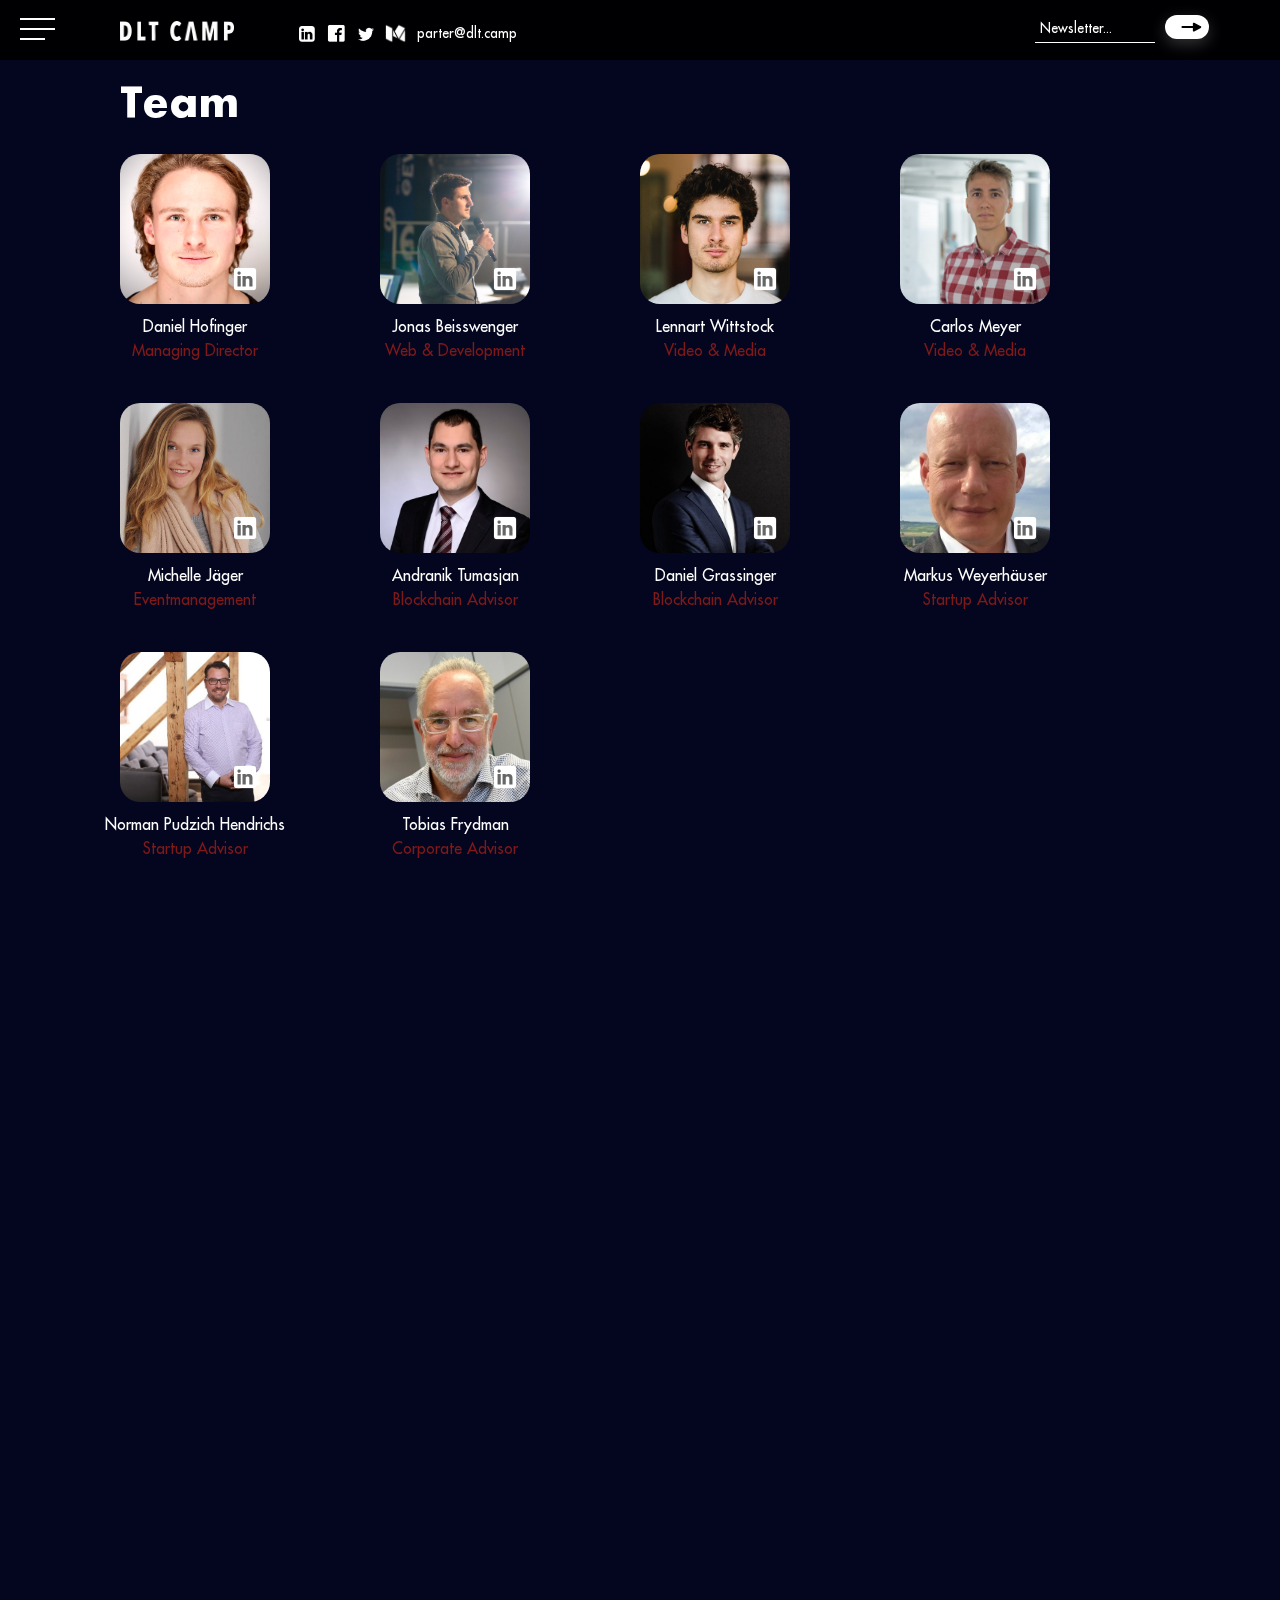
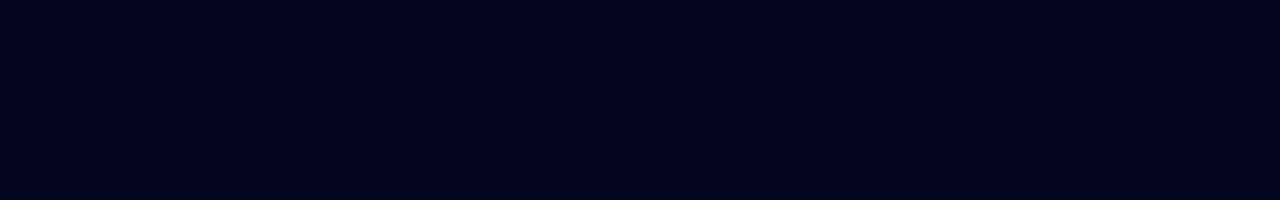
<file: team.html>
﻿<!DOCTYPE html><!-- Last Published: Tue Aug 18 2020 13:58:01 GMT+0000 (Coordinated Universal Time) --><html data-wf-domain="www.dlt.camp" data-wf-page="5b6ecbb63d9b842540713087" data-wf-site="5b6ecbb63d9b84fed471307e"><head><meta charset="utf-8"><title>DLT Camp | Team</title><meta content="DLT Camp | Team" property="og:title"><meta content="DLT Camp | Team" property="twitter:title"><meta content="width=device-width, initial-scale=1" name="viewport"><link href="5b6ecbb63d9b84fed471307e/css/dlt-camp.b561f1746.css" rel="stylesheet" type="text/css"><link href="https://fonts.googleapis.com" rel="preconnect"><link href="https://fonts.gstatic.com" rel="preconnect" crossorigin="anonymous"><script src="ajax/libs/webfont/1.6.26/webfont.js" type="text/javascript"></script><script type="text/javascript">WebFont.load({  google: {    families: ["Montserrat:100,100italic,200,200italic,300,300italic,400,400italic,500,500italic,600,600italic,700,700italic,800,800italic,900,900italic"]  }});</script><script type="text/javascript">!function(o,c){var n=c.documentElement,t=" w-mod-";n.className+=t+"js",("ontouchstart"in o||o.DocumentTouch&&c instanceof DocumentTouch)&&(n.className+=t+"touch")}(window,document);</script><link href="5b6ecbb63d9b84fed471307e/5b86c5de8be1a71dd9ad9717_dlt-favicon.png" rel="shortcut icon" type="image/x-icon"><link href="5b6ecbb63d9b84fed471307e/5b7458c2b28ae7a257b6ed73_dlt256.png" rel="apple-touch-icon"><script type="text/javascript">(function(i,s,o,g,r,a,m){i['GoogleAnalyticsObject']=r;i[r]=i[r]||function(){(i[r].q=i[r].q||[]).push(arguments)},i[r].l=1*new Date();a=s.createElement(o),m=s.getElementsByTagName(o)[0];a.async=1;a.src=g;m.parentNode.insertBefore(a,m)})(window,document,'script','https://www.google-analytics.com/analytics.js','ga');ga('create', 'UA-98122502-7', 'auto');ga('set', 'anonymizeIp', true);ga('send', 'pageview');</script><link rel="stylesheet" type="text/css" href="ajax/libs/fullPage.js/3.0.5/fullpage.css">
<style>
  .custom-nav-menu.open{
  	transform:translateY(0);
    opacity:1;
  }
  .home-images.hide{
    opacity:0;
  }
  body{
    overflow-x:hidden;
    position:relative
  }
  body,.header{
  	max-width:100vw;
  }
  .w-slider-mask{
  	z-index:auto!important
  }
  @media screen and (max-width: 767px){
    body{
      overflow-y:auto!important;
      overflow-x:hidden;
    }
    .scroll-sign{
    	display:none!important
    }
    .footer{
    	margin-top:-5px!important
    }
  }
  @media screen and (min-width: 768px){
    .left-area{
    	max-width:calc(100vw - 50vh);
      	min-width:60vw;
    }
   	a.footerlink:last-child {
      margin-right: 0;
	}
  }
  input.nl-input{
  	font-size:12px;
  }
  input.nl-input:focus{
  	outline:none;
  }
  .nl-agree{
  	display: inline-block;
    font-size: 10px;
    margin-left: 5px;
    transform: translateY(-5px);
  }
  .nl-input-area{
  	opacity:1!important;
  }
  .nl-agree-wrapper{
  	margin-top: -12px;
    margin-bottom: 5px;}
  .nl-button-input{
    position: absolute;
    z-index: 2;
    width: 100%;
    height: 100%;
    margin: 0;
    background:none;
    border:none
  }
  #mce-success-response{
  	font-size:14px;
    position: absolute;
    top: 50px;
  }
  .nl-button-inner .arrow{
  	position: absolute;
    z-index: 1;
    top:5px;
    right:5px;
  }
  .w-nav,.w-nav-button,.submit-button{
    background:none!important
  }
  @media screen and (min-width: 768px){
  	input.w-input, input.w-input::-webkit-input-placeholder {
    	font-size: 18px!important;
    }
  }
  .nl-button{
   -webkit-transition: opacity .25s ease-in-out;
   transition: opacity .25s ease-in-out;
  }
  .nl-input-area.extended{
	max-height:168px
  }
  .nl-button.extended{
	margin-top:80px!important;
    opacity:1;
  }
  .nl-toggle.extended{
  	height:0;
    opacity:0;
    overflow:hidden;
  }
  .nl-button{
  	margin-left:120px
  }
  .nl-button-inner {
    position: relative;
    width: 40px;
    height: 21px;
    margin-left: -10px;
    margin-right: -10px;
  }
  .nl-input{
  background:none;
  border-left:none;
  border-right:none;
  border-top:none;
  border-bottom:solid 1px #fff;
  padding: 0 5px 5px;
  width:120px;
  color: #fff;
  font-size:12px;
  display:block;
  margin-top:0;
  margin-bottom:20px;
  }
  .tab3{
  	margin-bottom:10px
  }
  .nl-button-input{
    cursor:pointer;
  }
  ::placeholder{
      color: #fff;
      opacity: 1;
      font-size:12px!important
  }
  :-ms-input-placeholder{
      color: #fff;
      opacity: 1;
      font-size:12px!important
  }
  ::-ms-input-placeholder{
      color: #fff;
      opacity: 1;
      font-size:12px!important
  }
  input:focus, input:valid {
    color: #fff;
  }
  input[type=submit]:valid {
    color: #000;
   }
  .nl-toggle-close{
      display:block;
    width:10px;
    -webkit-transition: all .2s ease-in-out;
    transition: all .2s ease-in-out;
    height:0;
    overflow:hidden;
    opacity:0;
    -moz-transform: rotate(0deg);
      -ms-transform: rotate(0deg);
      -o-transform: rotate(0deg);
      -webkit-transform: rotate(0deg);
      transform: rotate(0deg);
  }
  .nl-toggle-close.extended{
    -webkit-transition: all .2s ease-in-out;
    transition: all .2s ease-in-out;
    overflow:visible;
    opacity:1;
    cursor:pointer;
    height:auto;
  }
  .nl-toggle-close.extended img,.nl-toggle-close.extended img:hover{
      -webkit-transition: all .2s ease-in-out;
    transition: all .2s ease-in-out;
  }
  .nl-toggle-close.extended img:hover{
      transform: translateY(-4px);
  }
  @media screen and (min-width: 768px){
    .nl-button{
      margin-left:130px!important
    }
  }
  @media screen and (max-width: 767px){
  	.button.small.nl-button{
      top:63px;
      margin-left:47px!important
    }
    .nl-button-inner.arrow{
      right:8px;
    }
    .newsletter{
      margin-bottom:30px;
      margin-top:20px;
    }
    .footerlink{
      margin-right:0;
    }
    .nl-input-area.w-embed.w-script.extended .nl-button{
      top:168px!important;
      -webkit-transition: all .2s ease-in-out;
      transition: all .2s ease-in-out;
    }
    .nl-toggle-close{
      display:none
    }
  }
  .map iframe, .map-wrap {
        pointer-events: none!important;
  }
  .map-wrap.clicked{
		pointer-events: auto!important;
	}
  	w-reset input:focus, input:valid {
    	color: #000!important;
	}
  	input.nl-input:focus, input.nl-input:valid {
    	color: #fff!important;
	}
  @media screen and (min-width: 1600px) and (min-height:900px){
    .profile-background{
    	width:180px;
      	height:180px;
    }
  }
  
</style>



<!-- Hotjar Tracking Code for https://www.dlt.camp -->
<script>
    (function(h,o,t,j,a,r){
        h.hj=h.hj||function(){(h.hj.q=h.hj.q||[]).push(arguments)};
        h._hjSettings={hjid:1067213,hjsv:6};
        a=o.getElementsByTagName('head')[0];
        r=o.createElement('script');r.async=1;
        r.src=t+h._hjSettings.hjid+j+h._hjSettings.hjsv;
        a.appendChild(r);
    })(window,document,'https://static.hotjar.com/c/hotjar-','.js?sv=');
</script></head><body><div data-w-id="a01e0da0-af19-1fe7-6d7b-326d6c3fbe6f" class="preloader div-block"><div class="preload w-embed"><style>
.loader {
  border: 4px solid #fff;
  border-radius: 50%;
  border-top: 4px solid #000;
  width: 34px;
  height: 34px;
  -webkit-animation: spin .5s linear infinite; /* Safari */
  animation: spin .5s linear infinite;
}

/* Safari */
@-webkit-keyframes spin {
  0% { -webkit-transform: rotate(0deg); }
  100% { -webkit-transform: rotate(360deg); }
}

@keyframes spin {
  0% { transform: rotate(0deg); }
  100% { transform: rotate(360deg); }
}
</style>
<div class="loader"></div></div></div><div class="header"><div class="custom-nav-menu"><div class="container"><a href="index.htm" class="navlink">Home</a><a href="about.html" class="navlink">About</a><a href="services.html" class="navlink">Services</a><a href="dlt-camp-cases.html" class="navlink">Cases</a><a href="team.html" aria-current="page" class="navlink w--current">Team</a><a href="nextevents.html" class="navlink">Next Events</a><a href="contact.html" class="navlink">Contact Us</a></div></div><div data-collapse="all" data-animation="default" data-duration="400" data-easing="ease" data-easing2="ease" data-doc-height="1" role="banner" class="navbar w-nav"><div class="menu-button w-nav-button" data-ix="new-interaction"><div class="topline"></div><div class="middleline"></div><div class="bottomline"></div></div></div><div class="topheader"><div class="container header-area"><a href="index.htm" class="w-inline-block"><img src="5b6ecbb63d9b84fed471307e/5b6ecbb63d9b842dcc7130d1_tdlcamp.png" srcset="5b6ecbb63d9b84fed471307e/5b6ecbb63d9b842dcc7130d1_tdlcamp-p-500.png 500w, 5b6ecbb63d9b84fed471307e/5b6ecbb63d9b842dcc7130d1_tdlcamp.png 799w" sizes="(max-width: 479px) 60vw, (max-width: 767px) 102px, (max-width: 991px) 14vw, 11vw" alt="" class="logo"></a><div class="header-details"><div class="icons"><a href="https://de.linkedin.com/company/dltcamp" target="_blank" class="w-inline-block"><img src="5b6ecbb63d9b84fed471307e/5b6ecbb63d9b84e06e7130b6_icons8-linkedin-52.png" alt="" class="icon smaller"></a><a href="https://www.facebook.com/dltcamp/" target="_blank" class="w-inline-block"><img src="5b6ecbb63d9b84fed471307e/5b6ecbb63d9b8409d07130b4_icons8-facebook-90.png" alt="" class="icon"></a><a href="https://twitter.com/dltcamp" target="_blank" class="w-inline-block"><img src="5b6ecbb63d9b84fed471307e/5b6ecbb63d9b8445ad7130b2_icons8-twitter-filled-100.png" alt="" class="icon smaller"></a><a href="https://medium.com/@dltcamp" target="_blank" class="w-inline-block"><img src="5b6ecbb63d9b84fed471307e/5b6ecbb63d9b84ec417130b7_icons8-medium-filled-100.png" alt="" class="icon"></a></div><a href="mailto:partner@dlt.camp" class="header-email-link">parter@dlt.camp</a><div class="newsletter margin-left-auto"><div class="nl-toggle"><div class="nl-text">Newsletter...</div></div><div class="nl-input-wrap"><div class="nl-input-area w-embed w-script"><!--
<input class=nl-input name=email type=email placeholder="Email...">
<input class="nl-input" name=name type=text placeholder="Name..." />
<input class="nl-input" name=surname type=text placeholder="Surname..." />
<div class="nl-toggle-close"><img src="https://assets.website-files.com/5b686e79659aca3bfec8f10f/5b686e79659aca2cd3c8f13f_white-arrow.svg"></div>
-->

<!-- Begin MailChimp Signup Form -->
<div id="mc_embed_signup">
<form action="https://digital.us15.list-manage.com/subscribe/post?u=baeff9a8027b7d2aaeadf60a0&amp;id=828e580259" method="post" id="mc-embedded-subscribe-form" name="mc-embedded-subscribe-form" class="validate" target="_blank" novalidate="">
  <input type="email" value="" name="EMAIL" placeholder="Email..." class="required email nl-input tab1" id="mce-EMAIL" tabindex="101">
	<input type="text" value="" name="FNAME" placeholder="First name..." class="nl-input tab2" id="mce-FNAME" tabindex="101">
	<input type="text" value="" name="LNAME" placeholder="Last name..." class="nl-input tab3" id="mce-LNAME" tabindex="101">
  <!--
  <div class=nl-agree-wrapper style=margin-bottom:0>
    <input type="checkbox" id="myCheck" name="test" class="tab4" required /><div class="nl-agree">I agree to the <a href="http://dlt-camp.webflow.io/data-security-statement">Privacy Policy</a></div>
   </div>
	-->
		<div class="response" id="mce-error-response" style="display:none">*required</div>
		<div class="response" id="mce-success-response" style="display:none">*required</div>
 <!-- real people should not fill this in and expect good things - do not remove this or risk form bot signups-->
    <div style="position: absolute; left: -5000px;" aria-hidden="true"><input type="text" name="b_baeff9a8027b7d2aaeadf60a0_828e580259" tabindex="-1" value=""></div>
    <!--<div class="clear"><input type="submit" value="Subscribe" name="subscribe" id="mc-embedded-subscribe" class="button"></div>-->
    <div class="button small nl-button w-inline-block"><div class="nl-button-inner"><input class="nl-button-input tab5" type="submit" name="subscribe" value="" id="mc-embedded-subscribe"><img src="5b6ecbb63d9b84fed471307e/5b6ecbb63d9b843a407130aa_black-arrow.svg" class="arrow"></div></div>
    <div class="nl-toggle-close"><img src="5b6ecbb63d9b84fed471307e/5b7c3afe6e136f36b67e482e_x.png"></div>

</form>
</div>
<script type='text/javascript' src='downloads.mailchimp.com/js/mc-validate.js'></script><script type='text/javascript'>(function($) {window.fnames = new Array(); window.ftypes = new Array();fnames[0]='EMAIL';ftypes[0]='email';fnames[1]='FNAME';ftypes[1]='text';fnames[2]='LNAME';ftypes[2]='text';fnames[3]='ADDRESS';ftypes[3]='address';fnames[4]='PHONE';ftypes[4]='phone';}(jQuery));var $mcj = jQuery.noConflict(true);</script>
<!--End mc_embed_signup--></div></div></div></div></div></div></div>

<div id="fullpage" class="fullheight-wrapper">
  <div class="section fp-auto-height flex-left-center mobile-only">
    <div class="container">
      <h1 class="team-heading">Team</h1>
      
      <div class="w-dyn-list">
        <div role="list" class="col-list mobile-align-left w-dyn-items w-row">

          <div role="listitem" class="item w-dyn-item w-col w-col-3">
            <div style="background-image:url(&quot;5b6ecbb63d9b84c7ca71308c/5e761fef7bf406034084e291_Colors.jpeg&quot;)" class="profile-background">
              <a href="https://www.linkedin.com/in/danielhofinger/" target="_blank" class="linkedin-link w-inline-block">
                <img src="5b6ecbb63d9b84fed471307e/5b6ecbb63d9b8434107130dc_icons8-linkedin-96.png" alt="">
              </a>
            </div>

            <div class="team-name">Daniel Hofinger</div>
            <div class="team-position">Managing Director</div>
          </div>
          
          <div role="listitem" class="item w-dyn-item w-col w-col-3">
            <div style="background-image:url(&quot;5b6ecbb63d9b84c7ca71308c/5b7ea84e3c532a7be83fb9de_IMG_1039.jpg&quot;)" class="profile-background">
              <a href="https://www.linkedin.com/in/jonasbeisswenger/" target="_blank" class="linkedin-link w-inline-block">
                <img src="5b6ecbb63d9b84fed471307e/5b6ecbb63d9b8434107130dc_icons8-linkedin-96.png" alt="">
              </a>
            </div>
            
            <div class="team-name">Jonas Beisswenger</div>
            <div class="team-position">Web &amp; Development</div>
          </div>
          
          <div role="listitem" class="item w-dyn-item w-col w-col-3">
            <div style="background-image:url(&quot;5b6ecbb63d9b84c7ca71308c/5b7ea6b50219aaa8245ec58d_lennart.jpeg&quot;)" class="profile-background">
              <a href="https://www.linkedin.com/in/lennart-wittstock-739915117/" target="_blank" class="linkedin-link w-inline-block">
                <img src="5b6ecbb63d9b84fed471307e/5b6ecbb63d9b8434107130dc_icons8-linkedin-96.png" alt="">
              </a>
            </div>
            
            <div class="team-name">Lennart Wittstock</div>
            <div class="team-position">Video &amp; Media</div>
          </div>
          
          <div role="listitem" class="item w-dyn-item w-col w-col-3">
            <div style="background-image:url(&quot;5b6ecbb63d9b84c7ca71308c/5b9637fc28f44165d05cacb7_2.jpg&quot;)" class="profile-background">
              <a href="https://www.linkedin.com/in/carlos-meyer-89aa15a2/" target="_blank" class="linkedin-link w-inline-block">
                <img src="5b6ecbb63d9b84fed471307e/5b6ecbb63d9b8434107130dc_icons8-linkedin-96.png" alt="">
              </a>
            </div>
            
            <div class="team-name">Carlos Meyer</div>
            <div class="team-position">Video &amp; Media</div>
          </div>
          
          <div role="listitem" class="item w-dyn-item w-col w-col-3">
            <div style="background-image:url(&quot;5b6ecbb63d9b84c7ca71308c/5b937a3328f441b1085ca357_0.jpeg&quot;)" class="profile-background">
              <a href="https://www.linkedin.com/in/michelle-jäger-485a9016b/" target="_blank" class="linkedin-link w-inline-block">
                <img src="5b6ecbb63d9b84fed471307e/5b6ecbb63d9b8434107130dc_icons8-linkedin-96.png" alt="">
              </a>
            </div>
            
            <div class="team-name">Michelle Jäger</div>
            <div class="team-position">Eventmanagement</div>
          </div>
          
          <div role="listitem" class="item w-dyn-item w-col w-col-3">
            <div style="background-image:url(&quot;5b6ecbb63d9b84c7ca71308c/5b7ea55d86688f89e544e0cf_andranink.jpeg&quot;)" class="profile-background">
              <a href="https://www.linkedin.com/in/andraniktumasjan/" target="_blank" class="linkedin-link w-inline-block">
                <img src="5b6ecbb63d9b84fed471307e/5b6ecbb63d9b8434107130dc_icons8-linkedin-96.png" alt="">
              </a>
            </div>
            
            <div class="team-name">Andranik Tumasjan</div>
            <div class="team-position">Blockchain Advisor</div>
          </div>
          
          <div role="listitem" class="item w-dyn-item w-col w-col-3">
            <div style="background-image:url(&quot;5b6ecbb63d9b84c7ca71308c/5b7ea5d7c6407d0d381b0664_daniel.jpeg&quot;)" class="profile-background">
              <a href="https://www.linkedin.com/in/daniel-grassinger-73368b29/" target="_blank" class="linkedin-link w-inline-block">
                <img src="5b6ecbb63d9b84fed471307e/5b6ecbb63d9b8434107130dc_icons8-linkedin-96.png" alt="">
              </a>
            </div>
            
            <div class="team-name">Daniel Grassinger</div>
            <div class="team-position">Blockchain Advisor</div>
          </div>
          
          <div role="listitem" class="item w-dyn-item w-col w-col-3">
            <div style="background-image:url(&quot;5b6ecbb63d9b84c7ca71308c/5b963718d9ad625baa64e268_0.jpg&quot;)" class="profile-background">
              <a href="https://www.linkedin.com/in/markusweyerhaeuser/" target="_blank" class="linkedin-link w-inline-block">
                <img src="5b6ecbb63d9b84fed471307e/5b6ecbb63d9b8434107130dc_icons8-linkedin-96.png" alt="">
              </a>
            </div>
            
            <div class="team-name">Markus Weyerhäuser</div>
            <div class="team-position">Startup Advisor</div>
          </div>
          
          <div role="listitem" class="item w-dyn-item w-col w-col-3">
            <div style="background-image:url(&quot;5b6ecbb63d9b84c7ca71308c/5b963768fc39ac1c0c8ecb22_1.jpg&quot;)" class="profile-background">
              <a href="https://www.linkedin.com/in/norman-pudzich-hendrichs-581a0b24/" target="_blank" class="linkedin-link w-inline-block">
                <img src="5b6ecbb63d9b84fed471307e/5b6ecbb63d9b8434107130dc_icons8-linkedin-96.png" alt="">
              </a>
            </div>
            
            <div class="team-name">Norman Pudzich Hendrichs</div>
            <div class="team-position">Startup Advisor</div>
          </div>
          
          <div role="listitem" class="item w-dyn-item w-col w-col-3">
            <div style="background-image:url(&quot;5b6ecbb63d9b84c7ca71308c/5b9895dcf07eaff0604ecee9_0.jpg&quot;)" class="profile-background">
              <a href="https://www.linkedin.com/in/tobiasfrydman/" target="_blank" class="linkedin-link w-inline-block">
                <img src="5b6ecbb63d9b84fed471307e/5b6ecbb63d9b8434107130dc_icons8-linkedin-96.png" alt="">
              </a>
            </div>
            
            <div class="team-name">Tobias Frydman</div>
            <div class="team-position">Corporate Advisor</div>
          </div>

        </div>
      </div>
    </div>
  </div>
  
  <div id="first-team-section" class="section fp-auto-height flex-left-center desktop-only">
    <div class="container">
      <h1 class="team-heading">Team</h1>
      <div class="w-dyn-list">
        <div role="list" class="col-list mobile-align-left w-dyn-items w-row">
          <div role="listitem" class="item w-dyn-item w-col w-col-3">
            <div style="background-image:url(&quot;5b6ecbb63d9b84c7ca71308c/5e761fef7bf406034084e291_Colors.jpeg&quot;)" class="profile-background">
              <a href="https://www.linkedin.com/in/danielhofinger/" target="_blank" class="linkedin-link w-inline-block">
                <img src="5b6ecbb63d9b84fed471307e/5b6ecbb63d9b8434107130dc_icons8-linkedin-96.png" alt="">
              </a>
            </div>
            
            <div class="team-name">Daniel Hofinger</div>
            <div class="team-position">Managing Director</div>
          </div>
          
          <div role="listitem" class="item w-dyn-item w-col w-col-3"><div style="background-image:url(&quot;5b6ecbb63d9b84c7ca71308c/5b7ea84e3c532a7be83fb9de_IMG_1039.jpg&quot;)" class="profile-background"><a href="https://www.linkedin.com/in/jonasbeisswenger/" target="_blank" class="linkedin-link w-inline-block"><img src="5b6ecbb63d9b84fed471307e/5b6ecbb63d9b8434107130dc_icons8-linkedin-96.png" alt=""></a></div><div class="team-name">Jonas Beisswenger</div><div class="team-position">Web &amp; Development</div></div><div role="listitem" class="item w-dyn-item w-col w-col-3"><div style="background-image:url(&quot;5b6ecbb63d9b84c7ca71308c/5b7ea6b50219aaa8245ec58d_lennart.jpeg&quot;)" class="profile-background"><a href="https://www.linkedin.com/in/lennart-wittstock-739915117/" target="_blank" class="linkedin-link w-inline-block"><img src="5b6ecbb63d9b84fed471307e/5b6ecbb63d9b8434107130dc_icons8-linkedin-96.png" alt=""></a></div><div class="team-name">Lennart Wittstock</div><div class="team-position">Video &amp; Media</div></div><div role="listitem" class="item w-dyn-item w-col w-col-3"><div style="background-image:url(&quot;5b6ecbb63d9b84c7ca71308c/5b9637fc28f44165d05cacb7_2.jpg&quot;)" class="profile-background"><a href="https://www.linkedin.com/in/carlos-meyer-89aa15a2/" target="_blank" class="linkedin-link w-inline-block"><img src="5b6ecbb63d9b84fed471307e/5b6ecbb63d9b8434107130dc_icons8-linkedin-96.png" alt=""></a></div><div class="team-name">Carlos Meyer</div><div class="team-position">Video &amp; Media</div></div><div role="listitem" class="item w-dyn-item w-col w-col-3"><div style="background-image:url(&quot;5b6ecbb63d9b84c7ca71308c/5b937a3328f441b1085ca357_0.jpeg&quot;)" class="profile-background"><a href="https://www.linkedin.com/in/michelle-jäger-485a9016b/" target="_blank" class="linkedin-link w-inline-block"><img src="5b6ecbb63d9b84fed471307e/5b6ecbb63d9b8434107130dc_icons8-linkedin-96.png" alt=""></a></div><div class="team-name">Michelle Jäger</div><div class="team-position">Eventmanagement</div></div><div role="listitem" class="item w-dyn-item w-col w-col-3"><div style="background-image:url(&quot;5b6ecbb63d9b84c7ca71308c/5b7ea55d86688f89e544e0cf_andranink.jpeg&quot;)" class="profile-background"><a href="https://www.linkedin.com/in/andraniktumasjan/" target="_blank" class="linkedin-link w-inline-block"><img src="5b6ecbb63d9b84fed471307e/5b6ecbb63d9b8434107130dc_icons8-linkedin-96.png" alt=""></a></div><div class="team-name">Andranik Tumasjan</div><div class="team-position">Blockchain Advisor</div></div><div role="listitem" class="item w-dyn-item w-col w-col-3"><div style="background-image:url(&quot;5b6ecbb63d9b84c7ca71308c/5b7ea5d7c6407d0d381b0664_daniel.jpeg&quot;)" class="profile-background"><a href="https://www.linkedin.com/in/daniel-grassinger-73368b29/" target="_blank" class="linkedin-link w-inline-block"><img src="5b6ecbb63d9b84fed471307e/5b6ecbb63d9b8434107130dc_icons8-linkedin-96.png" alt=""></a></div><div class="team-name">Daniel Grassinger</div><div class="team-position">Blockchain Advisor</div></div><div role="listitem" class="item w-dyn-item w-col w-col-3"><div style="background-image:url(&quot;5b6ecbb63d9b84c7ca71308c/5b963718d9ad625baa64e268_0.jpg&quot;)" class="profile-background"><a href="https://www.linkedin.com/in/markusweyerhaeuser/" target="_blank" class="linkedin-link w-inline-block"><img src="5b6ecbb63d9b84fed471307e/5b6ecbb63d9b8434107130dc_icons8-linkedin-96.png" alt=""></a></div><div class="team-name">Markus Weyerhäuser</div><div class="team-position">Startup Advisor</div></div><div role="listitem" class="item w-dyn-item w-col w-col-3"><div style="background-image:url(&quot;5b6ecbb63d9b84c7ca71308c/5b963768fc39ac1c0c8ecb22_1.jpg&quot;)" class="profile-background"><a href="https://www.linkedin.com/in/norman-pudzich-hendrichs-581a0b24/" target="_blank" class="linkedin-link w-inline-block"><img src="5b6ecbb63d9b84fed471307e/5b6ecbb63d9b8434107130dc_icons8-linkedin-96.png" alt=""></a></div><div class="team-name">Norman Pudzich Hendrichs</div><div class="team-position">Startup Advisor</div></div><div role="listitem" class="item w-dyn-item w-col w-col-3"><div style="background-image:url(&quot;5b6ecbb63d9b84c7ca71308c/5b9895dcf07eaff0604ecee9_0.jpg&quot;)" class="profile-background"><a href="https://www.linkedin.com/in/tobiasfrydman/" target="_blank" class="linkedin-link w-inline-block"><img src="5b6ecbb63d9b84fed471307e/5b6ecbb63d9b8434107130dc_icons8-linkedin-96.png" alt=""></a></div><div class="team-name">Tobias Frydman</div><div class="team-position">Corporate Advisor</div></div></div></div></div></div><div id="second-team-section" class="section fp-auto-height flex-left-center desktop-only"><div class="container"><h1 class="team-heading no-width">Team</h1><div class="w-dyn-list"><div role="list" class="col-list mobile-align-left w-dyn-items w-row"><div role="listitem" class="item w-dyn-item w-col w-col-3"><div style="background-image:url(&quot;5b6ecbb63d9b84c7ca71308c/5b963768fc39ac1c0c8ecb22_1.jpg&quot;)" class="profile-background"><a href="https://www.linkedin.com/in/norman-pudzich-hendrichs-581a0b24/" target="_blank" class="linkedin-link w-inline-block"><img src="5b6ecbb63d9b84fed471307e/5b6ecbb63d9b8434107130dc_icons8-linkedin-96.png" alt=""></a></div><div class="team-name">Norman Pudzich Hendrichs</div><div class="team-position">Startup Advisor</div></div><div role="listitem" class="item w-dyn-item w-col w-col-3"><div style="background-image:url(&quot;5b6ecbb63d9b84c7ca71308c/5b9895dcf07eaff0604ecee9_0.jpg&quot;)" class="profile-background"><a href="https://www.linkedin.com/in/tobiasfrydman/" target="_blank" class="linkedin-link w-inline-block"><img src="5b6ecbb63d9b84fed471307e/5b6ecbb63d9b8434107130dc_icons8-linkedin-96.png" alt=""></a></div><div class="team-name">Tobias Frydman</div><div class="team-position">Corporate Advisor</div></div></div></div></div></div><div id="third-team-section" class="section fp-auto-height flex-left-center desktop-only hidden"><div class="container"><h1 class="team-heading no-width">Team</h1><div class="w-dyn-list"><div class="w-dyn-empty"><div>No items found.</div></div></div></div></div><div class="section flex-left-center"><div class="flex-left-center"><div class="container"><div class="section-inner wide"><h1 class="heading-2">Interested in sponsoring a hackathon or creating a new one?</h1><div class="home-text">Enter your contact information and we get back to you within 24 hours</div><div class="formblock w-form"><form id="wf-form-Phone-Form" name="wf-form-Phone-Form" data-name="Phone Form" method="post" class="form" data-wf-page-id="5b6ecbb63d9b842540713087" data-wf-element-id="92a5b5aa-0d9e-ec41-8c8a-e94146d2b133"><input type="text" class="input w-input" maxlength="256" name="Phone-number" data-name="Phone number" placeholder="Enter your number..." id="Phone-number" required=""><div class="submitbutton-wrap"><img src="5b6ecbb63d9b84fed471307e/5b6ecbb63d9b843a407130aa_black-arrow.svg" width="21" alt="" class="arrow submitbutton-arrow"><input type="submit" value="Call me" data-wait="Please wait..." class="button submit-button w-button"></div></form><div class="w-form-done"><div class="form-response">Thank you! Your submission has been received!</div></div><div class="w-form-fail"><div class="form-response">Oops! Something went wrong while submitting the form.</div></div></div><div class="button-divider-text">or</div><div class="formblock w-form"><form id="email-form" name="email-form" data-name="Email Form" method="post" class="form" data-wf-page-id="5b6ecbb63d9b842540713087" data-wf-element-id="92a5b5aa-0d9e-ec41-8c8a-e94146d2b141"><input type="email" class="input w-input" maxlength="256" name="Email" data-name="Email" placeholder="Enter your email..." id="Email-3" required=""><div class="submitbutton-wrap"><img src="5b6ecbb63d9b84fed471307e/5b6ecbb63d9b843a407130aa_black-arrow.svg" width="21" alt="" class="arrow submitbutton-arrow"><input type="submit" value="Write me" data-wait="Please wait..." class="button submit-button w-button"></div></form><div class="w-form-done"><div class="form-response">Thank you! Your submission has been received!</div></div><div class="w-form-fail"><div class="form-response">Oops! Something went wrong while submitting the form.</div></div></div></div></div></div><div class="last-section"></div></div><div class="footer"><div class="container"><div class="footer-details"><div class="icons"><a href="https://de.linkedin.com/company/dltcamp" target="_blank" class="w-inline-block"><img src="5b6ecbb63d9b84fed471307e/5b6ecbb63d9b84e06e7130b6_icons8-linkedin-52.png" alt="" class="icon smaller"></a><a href="https://www.facebook.com/dltcamp/" target="_blank" class="w-inline-block"><img src="5b6ecbb63d9b84fed471307e/5b6ecbb63d9b8409d07130b4_icons8-facebook-90.png" alt="" class="icon"></a><a href="https://twitter.com/dltcamp" target="_blank" class="w-inline-block"><img src="5b6ecbb63d9b84fed471307e/5b6ecbb63d9b8445ad7130b2_icons8-twitter-filled-100.png" alt="" class="icon smaller"></a><a href="https://medium.com/@dltcamp" target="_blank" class="w-inline-block"><img src="5b6ecbb63d9b84fed471307e/5b6ecbb63d9b84ec417130b7_icons8-medium-filled-100.png" alt="" class="icon"></a></div><a href="mailto:partner@dlt.camp" class="header-email-link">partner@dlt.camp</a><div class="newsletter"><div class="nl-toggle"><div class="nl-text">Newsletter...</div></div><div class="nl-input-wrap"><div class="nl-input-area w-embed w-script"><!--
<input class=nl-input name=email type=email placeholder="Email...">
<input class="nl-input" name=name type=text placeholder="Name..." />
<input class="nl-input" name=surname type=text placeholder="Surname..." />
<div class="nl-toggle-close"><img src="https://assets.website-files.com/5b686e79659aca3bfec8f10f/5b686e79659aca2cd3c8f13f_white-arrow.svg"></div>
-->

<!-- Begin MailChimp Signup Form -->
<div id="mc_embed_signup">
<form action="https://digital.us15.list-manage.com/subscribe/post?u=baeff9a8027b7d2aaeadf60a0&amp;id=828e580259" method="post" id="mc-embedded-subscribe-form" name="mc-embedded-subscribe-form" class="validate" target="_blank" novalidate="">
  <input type="email" value="" name="EMAIL" placeholder="Email..." class="required email nl-input tab1" id="mce-EMAIL" tabindex="101">
	<input type="text" value="" name="FNAME" placeholder="First name..." class="nl-input tab2" id="mce-FNAME" tabindex="101">
	<input type="text" value="" name="LNAME" placeholder="Last name..." class="nl-input tab3" id="mce-LNAME" tabindex="101">
  <!--
  <div class=nl-agree-wrapper style=margin-bottom:0>
    <input type="checkbox" id="myCheck" name="test" class="tab4" required /><div class="nl-agree">I agree to the <a href="http://dlt-camp.webflow.io/data-security-statement">Privacy Policy</a></div>
   </div>
	-->
		<div class="response" id="mce-error-response" style="display:none">*required</div>
		<div class="response" id="mce-success-response" style="display:none">*required</div>
 <!-- real people should not fill this in and expect good things - do not remove this or risk form bot signups-->
    <div style="position: absolute; left: -5000px;" aria-hidden="true"><input type="text" name="b_baeff9a8027b7d2aaeadf60a0_828e580259" tabindex="-1" value=""></div>
    <!--<div class="clear"><input type="submit" value="Subscribe" name="subscribe" id="mc-embedded-subscribe" class="button"></div>-->
    <div class="button small nl-button w-inline-block"><div class="nl-button-inner"><input class="nl-button-input tab5" type="submit" name="subscribe" value="" id="mc-embedded-subscribe"><img src="5b6ecbb63d9b84fed471307e/5b6ecbb63d9b843a407130aa_black-arrow.svg" class="arrow"></div></div>
    <div class="nl-toggle-close"><img src="5b6ecbb63d9b84fed471307e/5b7c3afe6e136f36b67e482e_x.png"></div>

</form>
</div>
<script type='text/javascript' src='downloads.mailchimp.com/js/mc-validate.js'></script><script type='text/javascript'>(function($) {window.fnames = new Array(); window.ftypes = new Array();fnames[0]='EMAIL';ftypes[0]='email';fnames[1]='FNAME';ftypes[1]='text';fnames[2]='LNAME';ftypes[2]='text';fnames[3]='ADDRESS';ftypes[3]='address';fnames[4]='PHONE';ftypes[4]='phone';}(jQuery));var $mcj = jQuery.noConflict(true);</script>
<!--End mc_embed_signup--></div></div></div></div><div class="footer-links"><a href="contact.html" class="footerlink">Contact</a><a href="imprint.html" class="footerlink">Imprint</a><a href="data-security-statement.html" class="footerlink">Data Security Statement</a></div></div></div></div><div class="scroll-sign"><div class="scroll-sign-text">scroll</div><div class="scroll-sign-white"><div class="scroll-sign-red"></div></div></div><div class="team-counter"><div class="w-dyn-list"><div role="list" class="w-dyn-items"><div role="listitem" class="w-dyn-item"><div class="team-count">1</div></div><div role="listitem" class="w-dyn-item"><div class="team-count">1</div></div><div role="listitem" class="w-dyn-item"><div class="team-count">1</div></div><div role="listitem" class="w-dyn-item"><div class="team-count">1</div></div><div role="listitem" class="w-dyn-item"><div class="team-count">1</div></div><div role="listitem" class="w-dyn-item"><div class="team-count">1</div></div><div role="listitem" class="w-dyn-item"><div class="team-count">1</div></div><div role="listitem" class="w-dyn-item"><div class="team-count">1</div></div><div role="listitem" class="w-dyn-item"><div class="team-count">1</div></div><div role="listitem" class="w-dyn-item"><div class="team-count">1</div></div></div></div></div><script src="js/jquery-3.5.1.min.dc5e7f18c8.js?site=5b6ecbb63d9b84fed471307e" type="text/javascript" integrity="sha256-9/aliU8dGd2tb6OSsuzixeV4y/faTqgFtohetphbbj0=" crossorigin="anonymous"></script><script src="5b6ecbb63d9b84fed471307e/js/dlt-camp.0f69c3bff.js" type="text/javascript"></script><script type="text/javascript" src="ajax/libs/fullPage.js/3.0.2/vendors/scrolloverflow.min.js"></script>
<script type="text/javascript" src="ajax/libs/fullPage.js/3.0.2/fullpage.js"></script>
<script type="text/javascript" src="https://f.vimeocdn.com/js/froogaloop2.min.js"></script>
<script type="text/javascript">
 
$(document).ready(function() {
  
  Webflow.push(function () {
  // check is the CMS editor is there
    if (Webflow.env('editor') != undefined) {
      console.log('editor');
    } 
    //FULLPAGEJS
    else if (window.matchMedia('(min-width: 768px)').matches) {
    var myFullpage = new fullpage('#fullpage', {
          licenseKey:'520DE5A8-B3BF4310-97BDD267-6638A27C',
          scrollBar: false,
      });
    }
  });
  
  
  
  	$(".menu-button").click(function(){
      	$(".custom-nav-menu").toggleClass("open");
      	$(".home-images").toggleClass("hide");
    });
  	$(".nl-toggle").click(function(){
      	$(".nl-input-area").toggleClass("extended");
      	$(".nl-toggle").toggleClass("extended");
      	$(".nl-toggle-close").toggleClass("extended");
      	$( ".tab1").focus();
    });
  	$(".nl-toggle-close").click(function(){
      	$(".nl-input-area").removeClass("extended");
      	$(".nl-toggle").removeClass("extended");
      	$(".nl-toggle-close").removeClass("extended");
    });
  	$(".nl-button-input").click(function(){
      	$(".nl-input-area").removeClass("extended");
      	$(".nl-toggle").removeClass("extended");
      	$(".nl-toggle-close").removeClass("extended");
    });
  
  	 
  	
  	$('.map-section').mousedown(function(){
			$('.map-wrap').addClass('clicked')})
	.mouseleave(function(){
			$('.map-wrap').removeClass('clicked')
    });
  	
  	$("a").hover(function(){
    	$(this).find(".arrow").css("transform", "translateX(4px)");
    }, function(){
    	$(this).find(".arrow").css("transform", "translateX(0)");
	});
  	$(".submitbutton-wrap").hover(function(){
    	$(this).find(".arrow").css("transform", "translateX(4px)");
    }, function(){
    	$(this).find(".arrow").css("transform", "translateX(0)");
	});
  	$(".submitbutton-wrap").hover(function(){
    	$(this).find(".arrow").css("transform", "translateX(4px)");
    }, function(){
    	$(this).find(".arrow").css("transform", "translateX(0)");
	});
	$(".nl-button-inner").hover(function(){
    	$(this).find(".arrow").css("transform", "translateX(4px)");
    }, function(){
    	$(this).find(".arrow").css("transform", "translateX(0)");
	});
  
  	  
	function getScrollbarWidth() {
    	var outer = document.createElement("div");
    	outer.style.visibility = "hidden";
    	outer.style.width = "100px";
    	outer.style.msOverflowStyle = "scrollbar";
    	document.body.appendChild(outer);
    	var widthNoScroll = outer.offsetWidth;
    	// force scrollbars
    	outer.style.overflow = "scroll";
    	// add innerdiv
    	var inner = document.createElement("div");
    	inner.style.width = "100%";
    	outer.appendChild(inner);
    	var widthWithScroll = inner.offsetWidth;
    	// remove divs
    	outer.parentNode.removeChild(outer);
    	return widthNoScroll - widthWithScroll;
	}
  	checkPosition();
  	$(window).resize(function(){
  		checkPosition();
	});
	function checkPosition() {
   		if (window.matchMedia('(max-width: 767px)').matches) {
       		var x = getScrollbarWidth();
			$(".custom-nav-menu").css("right", x + "px");
   		}
      	else if (window.matchMedia('(min-width: 768px)').matches) {
       		var footermoveup= ($('.footer').outerHeight() + 4) * -1;
  			$('.footer').css({'margin-top': footermoveup});
   		}
	}
  	
  
  $(".tab1").focus(function(){
    var inputfocus = 1;
        $(document).on( 'keyup', function( e ) {
            if( e.which == 9 ) {
                if (1 <= inputfocus <= 4) {
                    inputfocus ++;
                    $( ".tab"+inputfocus ).focus();
                }

            }
        });
    });
});

</script>
<script>
$(document).ready(function() {
	var x = $(".team-counter .w-dyn-item:nth-child(13) .team-count").text();
  var y = $(".team-counter .w-dyn-item:nth-child(17) .team-count").text();
    
    if(x != 1){
    	$("#second-team-section").css('display', 'none');
    } else if(x == 1){
    	$("#first-team-section .w-dyn-item:nth-child(9)").css('display', 'none');
      $("#first-team-section .w-dyn-item:nth-child(10)").css('display', 'none');
      $("#first-team-section .w-dyn-item:nth-child(11)").css('display', 'none');
      $("#first-team-section .w-dyn-item:nth-child(12)").css('display', 'none');
    }
    
    if(y == 1){
    	$("#third-team-section").removeClass('hidden');
    }
});

</script></body></html>
</file>
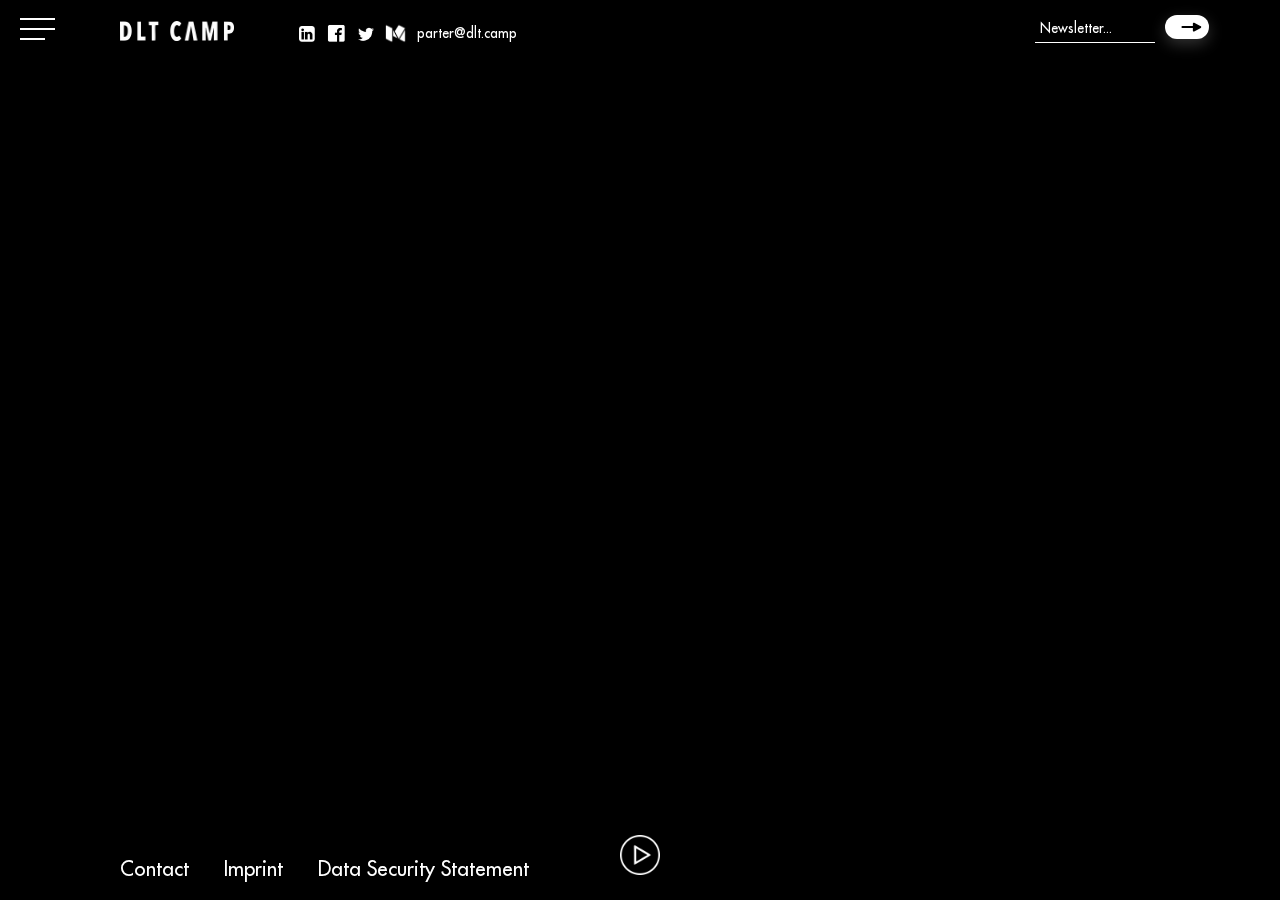
<file: cases/videos/image-video.html>
﻿<!DOCTYPE html><!-- Last Published: Tue Aug 18 2020 13:58:01 GMT+0000 (Coordinated Universal Time) --><html data-wf-domain="www.dlt.camp" data-wf-page="5b96693704c9744df337961b" data-wf-site="5b6ecbb63d9b84fed471307e"><head><meta charset="utf-8"><title>Image Video</title><meta content="Image Video" property="og:title"><meta content="Image Video" property="twitter:title"><meta content="width=device-width, initial-scale=1" name="viewport"><link href="../../5b6ecbb63d9b84fed471307e/css/dlt-camp.b561f1746.css" rel="stylesheet" type="text/css"><script src="../../ajax/libs/webfont/1.6.26/webfont.js" type="text/javascript"></script><script type="text/javascript">WebFont.load({  google: {    families: ["Montserrat:100,100italic,200,200italic,300,300italic,400,400italic,500,500italic,600,600italic,700,700italic,800,800italic,900,900italic"]  }});</script><!--[if lt IE 9]><script src="https://cdnjs.cloudflare.com/ajax/libs/html5shiv/3.7.3/html5shiv.min.js" type="text/javascript"></script><![endif]--><script type="text/javascript">!function(o,c){var n=c.documentElement,t=" w-mod-";n.className+=t+"js",("ontouchstart"in o||o.DocumentTouch&&c instanceof DocumentTouch)&&(n.className+=t+"touch")}(window,document);</script><link href="../../5b6ecbb63d9b84fed471307e/5b86c5de8be1a71dd9ad9717_dlt-favicon.png" rel="shortcut icon" type="image/x-icon"><link href="../../5b6ecbb63d9b84fed471307e/5b7458c2b28ae7a257b6ed73_dlt256.png" rel="apple-touch-icon"><script type="text/javascript">(function(i,s,o,g,r,a,m){i['GoogleAnalyticsObject']=r;i[r]=i[r]||function(){(i[r].q=i[r].q||[]).push(arguments)},i[r].l=1*new Date();a=s.createElement(o),m=s.getElementsByTagName(o)[0];a.async=1;a.src=g;m.parentNode.insertBefore(a,m)})(window,document,'script','https://www.google-analytics.com/analytics.js','ga');ga('create', 'UA-98122502-7', 'auto');ga('set', 'anonymizeIp', true);ga('send', 'pageview');</script><link rel="stylesheet" type="text/css" href="../../ajax/libs/fullPage.js/3.0.5/fullpage.css">
<style>
  .custom-nav-menu.open{
  	transform:translateY(0);
    opacity:1;
  }
  .home-images.hide{
    opacity:0;
  }
  body{
    overflow-x:hidden;
    position:relative
  }
  body,.header{
  	max-width:100vw;
  }
  .w-slider-mask{
  	z-index:auto!important
  }
  @media screen and (max-width: 767px){
    body{
      overflow-y:auto!important;
      overflow-x:hidden;
    }
    .scroll-sign{
    	display:none!important
    }
    .footer{
    	margin-top:-5px!important
    }
  }
  @media screen and (min-width: 768px){
    .left-area{
    	max-width:calc(100vw - 50vh);
      	min-width:60vw;
    }
   	a.footerlink:last-child {
      margin-right: 0;
	}
  }
  input.nl-input{
  	font-size:12px;
  }
  input.nl-input:focus{
  	outline:none;
  }
  .nl-agree{
  	display: inline-block;
    font-size: 10px;
    margin-left: 5px;
    transform: translateY(-5px);
  }
  .nl-input-area{
  	opacity:1!important;
  }
  .nl-agree-wrapper{
  	margin-top: -12px;
    margin-bottom: 5px;}
  .nl-button-input{
    position: absolute;
    z-index: 2;
    width: 100%;
    height: 100%;
    margin: 0;
    background:none;
    border:none
  }
  #mce-success-response{
  	font-size:14px;
    position: absolute;
    top: 50px;
  }
  .nl-button-inner .arrow{
  	position: absolute;
    z-index: 1;
    top:5px;
    right:5px;
  }
  .w-nav,.w-nav-button,.submit-button{
    background:none!important
  }
  @media screen and (min-width: 768px){
  	input.w-input, input.w-input::-webkit-input-placeholder {
    	font-size: 18px!important;
    }
  }
  .nl-button{
   -webkit-transition: opacity .25s ease-in-out;
   transition: opacity .25s ease-in-out;
  }
  .nl-input-area.extended{
	max-height:168px
  }
  .nl-button.extended{
	margin-top:80px!important;
    opacity:1;
  }
  .nl-toggle.extended{
  	height:0;
    opacity:0;
    overflow:hidden;
  }
  .nl-button{
  	margin-left:120px
  }
  .nl-button-inner {
    position: relative;
    width: 40px;
    height: 21px;
    margin-left: -10px;
    margin-right: -10px;
  }
  .nl-input{
  background:none;
  border-left:none;
  border-right:none;
  border-top:none;
  border-bottom:solid 1px #fff;
  padding: 0 5px 5px;
  width:120px;
  color: #fff;
  font-size:12px;
  display:block;
  margin-top:0;
  margin-bottom:20px;
  }
  .tab3{
  	margin-bottom:10px
  }
  .nl-button-input{
    cursor:pointer;
  }
  ::placeholder{
      color: #fff;
      opacity: 1;
      font-size:12px!important
  }
  :-ms-input-placeholder{
      color: #fff;
      opacity: 1;
      font-size:12px!important
  }
  ::-ms-input-placeholder{
      color: #fff;
      opacity: 1;
      font-size:12px!important
  }
  input:focus, input:valid {
    color: #fff;
  }
  input[type=submit]:valid {
    color: #000;
   }
  .nl-toggle-close{
      display:block;
    width:10px;
    -webkit-transition: all .2s ease-in-out;
    transition: all .2s ease-in-out;
    height:0;
    overflow:hidden;
    opacity:0;
    -moz-transform: rotate(0deg);
      -ms-transform: rotate(0deg);
      -o-transform: rotate(0deg);
      -webkit-transform: rotate(0deg);
      transform: rotate(0deg);
  }
  .nl-toggle-close.extended{
    -webkit-transition: all .2s ease-in-out;
    transition: all .2s ease-in-out;
    overflow:visible;
    opacity:1;
    cursor:pointer;
    height:auto;
  }
  .nl-toggle-close.extended img,.nl-toggle-close.extended img:hover{
      -webkit-transition: all .2s ease-in-out;
    transition: all .2s ease-in-out;
  }
  .nl-toggle-close.extended img:hover{
      transform: translateY(-4px);
  }
  @media screen and (min-width: 768px){
    .nl-button{
      margin-left:130px!important
    }
  }
  @media screen and (max-width: 767px){
  	.button.small.nl-button{
      top:63px;
      margin-left:47px!important
    }
    .nl-button-inner.arrow{
      right:8px;
    }
    .newsletter{
      margin-bottom:30px;
      margin-top:20px;
    }
    .footerlink{
      margin-right:0;
    }
    .nl-input-area.w-embed.w-script.extended .nl-button{
      top:168px!important;
      -webkit-transition: all .2s ease-in-out;
      transition: all .2s ease-in-out;
    }
    .nl-toggle-close{
      display:none
    }
  }
  .map iframe, .map-wrap {
        pointer-events: none!important;
  }
  .map-wrap.clicked{
		pointer-events: auto!important;
	}
  	w-reset input:focus, input:valid {
    	color: #000!important;
	}
  	input.nl-input:focus, input.nl-input:valid {
    	color: #fff!important;
	}
  @media screen and (min-width: 1600px) and (min-height:900px){
    .profile-background{
    	width:180px;
      	height:180px;
    }
  }
  
</style>



<!-- Hotjar Tracking Code for https://www.dlt.camp -->
<script>
    (function(h,o,t,j,a,r){
        h.hj=h.hj||function(){(h.hj.q=h.hj.q||[]).push(arguments)};
        h._hjSettings={hjid:1067213,hjsv:6};
        a=o.getElementsByTagName('head')[0];
        r=o.createElement('script');r.async=1;
        r.src=t+h._hjSettings.hjid+j+h._hjSettings.hjsv;
        a.appendChild(r);
    })(window,document,'https://static.hotjar.com/c/hotjar-','.js?sv=');
</script></head><body><div data-w-id="a01e0da0-af19-1fe7-6d7b-326d6c3fbe6f" class="preloader div-block"><div class="preload w-embed"><style>
.loader {
  border: 4px solid #fff;
  border-radius: 50%;
  border-top: 4px solid #000;
  width: 34px;
  height: 34px;
  -webkit-animation: spin .5s linear infinite; /* Safari */
  animation: spin .5s linear infinite;
}

/* Safari */
@-webkit-keyframes spin {
  0% { -webkit-transform: rotate(0deg); }
  100% { -webkit-transform: rotate(360deg); }
}

@keyframes spin {
  0% { transform: rotate(0deg); }
  100% { transform: rotate(360deg); }
}
</style>
<div class="loader"></div></div></div><div class="header nobck"><div class="custom-nav-menu"><div class="container"><a href="../../index.htm" class="navlink">Home</a><a href="../../about.html" class="navlink">About</a><a href="../../services.html" class="navlink">Services</a><a href="../../dlt-camp-cases.html" class="navlink">Cases</a><a href="../../team.html" class="navlink">Team</a><a href="../../nextevents.html" class="navlink">Next Events</a><a href="../../contact.html" class="navlink">Contact Us</a></div></div><div data-collapse="all" data-animation="default" data-duration="400" role="banner" class="navbar w-nav"><div class="menu-button w-nav-button" data-ix="new-interaction"><div class="topline"></div><div class="middleline"></div><div class="bottomline"></div></div></div><div class="topheader"><div class="container header-area"><a href="../../index.htm" class="w-inline-block"><img src="../../5b6ecbb63d9b84fed471307e/5b6ecbb63d9b842dcc7130d1_tdlcamp.png" srcset="../../5b6ecbb63d9b84fed471307e/5b6ecbb63d9b842dcc7130d1_tdlcamp-p-500.png 500w, ../../5b6ecbb63d9b84fed471307e/5b6ecbb63d9b842dcc7130d1_tdlcamp.png 799w" sizes="(max-width: 479px) 60vw, (max-width: 767px) 102px, (max-width: 991px) 14vw, 11vw" alt="" class="logo"></a><div class="header-details"><div class="icons"><a href="https://de.linkedin.com/company/dltcamp" target="_blank" class="w-inline-block"><img src="../../5b6ecbb63d9b84fed471307e/5b6ecbb63d9b84e06e7130b6_icons8-linkedin-52.png" alt="" class="icon smaller"></a><a href="https://www.facebook.com/dltcamp/" target="_blank" class="w-inline-block"><img src="../../5b6ecbb63d9b84fed471307e/5b6ecbb63d9b8409d07130b4_icons8-facebook-90.png" alt="" class="icon"></a><a href="https://twitter.com/dltcamp" target="_blank" class="w-inline-block"><img src="../../5b6ecbb63d9b84fed471307e/5b6ecbb63d9b8445ad7130b2_icons8-twitter-filled-100.png" alt="" class="icon smaller"></a><a href="https://medium.com/@dltcamp" target="_blank" class="w-inline-block"><img src="../../5b6ecbb63d9b84fed471307e/5b6ecbb63d9b84ec417130b7_icons8-medium-filled-100.png" alt="" class="icon"></a></div><a href="mailto:partner@dlt.camp" class="header-email-link">parter@dlt.camp</a><div class="newsletter margin-left-auto"><div class="nl-toggle"><div class="nl-text">Newsletter...</div></div><div class="nl-input-wrap"><div class="nl-input-area w-embed w-script"><!--
<input class=nl-input name=email type=email placeholder="Email...">
<input class="nl-input" name=name type=text placeholder="Name..." />
<input class="nl-input" name=surname type=text placeholder="Surname..." />
<div class="nl-toggle-close"><img src="https://assets.website-files.com/5b686e79659aca3bfec8f10f/5b686e79659aca2cd3c8f13f_white-arrow.svg"></div>
-->

<!-- Begin MailChimp Signup Form -->
<div id="mc_embed_signup">
<form action="https://digital.us15.list-manage.com/subscribe/post?u=baeff9a8027b7d2aaeadf60a0&amp;id=828e580259" method="post" id="mc-embedded-subscribe-form" name="mc-embedded-subscribe-form" class="validate" target="_blank" novalidate="">
  <input type="email" value="" name="EMAIL" placeholder="Email..." class="required email nl-input tab1" id="mce-EMAIL" tabindex="101">
	<input type="text" value="" name="FNAME" placeholder="First name..." class="nl-input tab2" id="mce-FNAME" tabindex="101">
	<input type="text" value="" name="LNAME" placeholder="Last name..." class="nl-input tab3" id="mce-LNAME" tabindex="101">
  <!--
  <div class=nl-agree-wrapper style=margin-bottom:0>
    <input type="checkbox" id="myCheck" name="test" class="tab4" required /><div class="nl-agree">I agree to the <a href="http://dlt-camp.webflow.io/data-security-statement">Privacy Policy</a></div>
   </div>
	-->
		<div class="response" id="mce-error-response" style="display:none">*required</div>
		<div class="response" id="mce-success-response" style="display:none">*required</div>
 <!-- real people should not fill this in and expect good things - do not remove this or risk form bot signups-->
    <div style="position: absolute; left: -5000px;" aria-hidden="true"><input type="text" name="b_baeff9a8027b7d2aaeadf60a0_828e580259" tabindex="-1" value=""></div>
    <!--<div class="clear"><input type="submit" value="Subscribe" name="subscribe" id="mc-embedded-subscribe" class="button"></div>-->
    <div class="button small nl-button w-inline-block"><div class="nl-button-inner"><input class="nl-button-input tab5" type="submit" name="subscribe" value="" id="mc-embedded-subscribe"><img src="../../5b6ecbb63d9b84fed471307e/5b6ecbb63d9b843a407130aa_black-arrow.svg" class="arrow"></div></div>
    <div class="nl-toggle-close"><img src="../../5b6ecbb63d9b84fed471307e/5b7c3afe6e136f36b67e482e_x.png"></div>

</form>
</div>
<script type='text/javascript' src='../../downloads.mailchimp.com/js/mc-validate.js'></script><script type='text/javascript'>(function($) {window.fnames = new Array(); window.ftypes = new Array();fnames[0]='EMAIL';ftypes[0]='email';fnames[1]='FNAME';ftypes[1]='text';fnames[2]='LNAME';ftypes[2]='text';fnames[3]='ADDRESS';ftypes[3]='address';fnames[4]='PHONE';ftypes[4]='phone';}(jQuery));var $mcj = jQuery.noConflict(true);</script>
<!--End mc_embed_signup--></div></div></div></div></div></div></div><div id="fullpage" class="fullheight-wrapper"><div class="section video-section"><div class="videoframe w-embed w-iframe"><style>
.vimeo-wrapper {
   position: absolute;
   top: 0;
   left: 0;
   width: 100%;
   height: 100%;
   z-index: -1;
   pointer-events: none;
   overflow: hidden;
}
.vimeo-wrapper iframe {
   width: 100vw;
   height: 48.75vw; 
   min-height: 100vh;
   min-width: 235vh; 
   position: absolute;
   top: 50%;
   left: 50%;
   transform: translate(-50%, -50%);
}
@media screen and (max-width:767px){
.vimeo-wrapper iframe{
     width: 100vw;
     max-width: 177.77vh; /* Given a 16:9 aspect ratio, 16/9*100 = 177.77 */
     height: 56.25vw; /* Given a 16:9 aspect ratio, 9/16*100 = 56.25 */
     max-height: 100vh;
     min-width:0;
     min-height:0;
  }
}
</style>


<div class="vimeo-wrapper">
   <iframe src="https://player.vimeo.com/video/289053615?background=1&autoplay=1&muted=0&loop=0&autopause=1&byline=0&title=0?api=1" frameborder="0" webkitallowfullscreen="" mozallowfullscreen="" allowfullscreen="" id="video">
   </iframe>
</div></div><div class="video-overlay"></div></div><div class="video-button-positioner"><div class="v-button-wrap"><img src="../../5b6ecbb63d9b84fed471307e/5b7b5302a1cc6a0d0476a865_play.png" id="play-button" alt="" class="v-button playbutton"><img src="../../5b6ecbb63d9b84fed471307e/5b7b530ae41359624491ca87_pause.png" id="pause-button" alt="" class="v-button pausebutton"></div></div><div class="footer"><div class="container"><div class="footer-details"><div class="icons"><a href="https://de.linkedin.com/company/dltcamp" target="_blank" class="w-inline-block"><img src="../../5b6ecbb63d9b84fed471307e/5b6ecbb63d9b84e06e7130b6_icons8-linkedin-52.png" alt="" class="icon smaller"></a><a href="https://www.facebook.com/dltcamp/" target="_blank" class="w-inline-block"><img src="../../5b6ecbb63d9b84fed471307e/5b6ecbb63d9b8409d07130b4_icons8-facebook-90.png" alt="" class="icon"></a><a href="https://twitter.com/dltcamp" target="_blank" class="w-inline-block"><img src="../../5b6ecbb63d9b84fed471307e/5b6ecbb63d9b8445ad7130b2_icons8-twitter-filled-100.png" alt="" class="icon smaller"></a><a href="https://medium.com/@dltcamp" target="_blank" class="w-inline-block"><img src="../../5b6ecbb63d9b84fed471307e/5b6ecbb63d9b84ec417130b7_icons8-medium-filled-100.png" alt="" class="icon"></a></div><a href="mailto:partner@dlt.camp" class="header-email-link">partner@dlt.camp</a><div class="newsletter"><div class="nl-toggle"><div class="nl-text">Newsletter...</div></div><div class="nl-input-wrap"><div class="nl-input-area w-embed w-script"><!--
<input class=nl-input name=email type=email placeholder="Email...">
<input class="nl-input" name=name type=text placeholder="Name..." />
<input class="nl-input" name=surname type=text placeholder="Surname..." />
<div class="nl-toggle-close"><img src="https://assets.website-files.com/5b686e79659aca3bfec8f10f/5b686e79659aca2cd3c8f13f_white-arrow.svg"></div>
-->

<!-- Begin MailChimp Signup Form -->
<div id="mc_embed_signup">
<form action="https://digital.us15.list-manage.com/subscribe/post?u=baeff9a8027b7d2aaeadf60a0&amp;id=828e580259" method="post" id="mc-embedded-subscribe-form" name="mc-embedded-subscribe-form" class="validate" target="_blank" novalidate="">
  <input type="email" value="" name="EMAIL" placeholder="Email..." class="required email nl-input tab1" id="mce-EMAIL" tabindex="101">
	<input type="text" value="" name="FNAME" placeholder="First name..." class="nl-input tab2" id="mce-FNAME" tabindex="101">
	<input type="text" value="" name="LNAME" placeholder="Last name..." class="nl-input tab3" id="mce-LNAME" tabindex="101">
  <!--
  <div class=nl-agree-wrapper style=margin-bottom:0>
    <input type="checkbox" id="myCheck" name="test" class="tab4" required /><div class="nl-agree">I agree to the <a href="http://dlt-camp.webflow.io/data-security-statement">Privacy Policy</a></div>
   </div>
	-->
		<div class="response" id="mce-error-response" style="display:none">*required</div>
		<div class="response" id="mce-success-response" style="display:none">*required</div>
 <!-- real people should not fill this in and expect good things - do not remove this or risk form bot signups-->
    <div style="position: absolute; left: -5000px;" aria-hidden="true"><input type="text" name="b_baeff9a8027b7d2aaeadf60a0_828e580259" tabindex="-1" value=""></div>
    <!--<div class="clear"><input type="submit" value="Subscribe" name="subscribe" id="mc-embedded-subscribe" class="button"></div>-->
    <div class="button small nl-button w-inline-block"><div class="nl-button-inner"><input class="nl-button-input tab5" type="submit" name="subscribe" value="" id="mc-embedded-subscribe"><img src="../../5b6ecbb63d9b84fed471307e/5b6ecbb63d9b843a407130aa_black-arrow.svg" class="arrow"></div></div>
    <div class="nl-toggle-close"><img src="../../5b6ecbb63d9b84fed471307e/5b7c3afe6e136f36b67e482e_x.png"></div>

</form>
</div>
<script type='text/javascript' src='../../downloads.mailchimp.com/js/mc-validate.js'></script><script type='text/javascript'>(function($) {window.fnames = new Array(); window.ftypes = new Array();fnames[0]='EMAIL';ftypes[0]='email';fnames[1]='FNAME';ftypes[1]='text';fnames[2]='LNAME';ftypes[2]='text';fnames[3]='ADDRESS';ftypes[3]='address';fnames[4]='PHONE';ftypes[4]='phone';}(jQuery));var $mcj = jQuery.noConflict(true);</script>
<!--End mc_embed_signup--></div></div></div></div><div class="footer-links"><a href="../../contact.html" class="footerlink">Contact</a><a href="../../imprint.html" class="footerlink">Imprint</a><a href="../../data-security-statement.html" class="footerlink">Data Security Statement</a></div></div></div></div><script src="../../js/jquery-3.4.1.min.220afd743d.js?site=5b6ecbb63d9b84fed471307e" type="text/javascript" integrity="sha256-CSXorXvZcTkaix6Yvo6HppcZGetbYMGWSFlBw8HfCJo=" crossorigin="anonymous"></script><script src="../../5b6ecbb63d9b84fed471307e/js/dlt-camp.0f69c3bff.js" type="text/javascript"></script><!--[if lte IE 9]><script src="//cdnjs.cloudflare.com/ajax/libs/placeholders/3.0.2/placeholders.min.js"></script><![endif]--><script type="text/javascript" src="../../ajax/libs/fullPage.js/3.0.2/vendors/scrolloverflow.min.js"></script>
<script type="text/javascript" src="../../ajax/libs/fullPage.js/3.0.2/fullpage.js"></script>
<script type="text/javascript" src="https://f.vimeocdn.com/js/froogaloop2.min.js"></script>
<script type="text/javascript">
 
$(document).ready(function() {
  
  Webflow.push(function () {
  // check is the CMS editor is there
    if (Webflow.env('editor') != undefined) {
      console.log('editor');
    } 
    //FULLPAGEJS
    else if (window.matchMedia('(min-width: 768px)').matches) {
    var myFullpage = new fullpage('#fullpage', {
          licenseKey:'520DE5A8-B3BF4310-97BDD267-6638A27C',
          scrollBar: false,
      });
    }
  });
  
  
  
  	$(".menu-button").click(function(){
      	$(".custom-nav-menu").toggleClass("open");
      	$(".home-images").toggleClass("hide");
    });
  	$(".nl-toggle").click(function(){
      	$(".nl-input-area").toggleClass("extended");
      	$(".nl-toggle").toggleClass("extended");
      	$(".nl-toggle-close").toggleClass("extended");
      	$( ".tab1").focus();
    });
  	$(".nl-toggle-close").click(function(){
      	$(".nl-input-area").removeClass("extended");
      	$(".nl-toggle").removeClass("extended");
      	$(".nl-toggle-close").removeClass("extended");
    });
  	$(".nl-button-input").click(function(){
      	$(".nl-input-area").removeClass("extended");
      	$(".nl-toggle").removeClass("extended");
      	$(".nl-toggle-close").removeClass("extended");
    });
  
  	 
  	
  	$('.map-section').mousedown(function(){
			$('.map-wrap').addClass('clicked')})
	.mouseleave(function(){
			$('.map-wrap').removeClass('clicked')
    });
  	
  	$("a").hover(function(){
    	$(this).find(".arrow").css("transform", "translateX(4px)");
    }, function(){
    	$(this).find(".arrow").css("transform", "translateX(0)");
	});
  	$(".submitbutton-wrap").hover(function(){
    	$(this).find(".arrow").css("transform", "translateX(4px)");
    }, function(){
    	$(this).find(".arrow").css("transform", "translateX(0)");
	});
  	$(".submitbutton-wrap").hover(function(){
    	$(this).find(".arrow").css("transform", "translateX(4px)");
    }, function(){
    	$(this).find(".arrow").css("transform", "translateX(0)");
	});
	$(".nl-button-inner").hover(function(){
    	$(this).find(".arrow").css("transform", "translateX(4px)");
    }, function(){
    	$(this).find(".arrow").css("transform", "translateX(0)");
	});
  
  	  
	function getScrollbarWidth() {
    	var outer = document.createElement("div");
    	outer.style.visibility = "hidden";
    	outer.style.width = "100px";
    	outer.style.msOverflowStyle = "scrollbar";
    	document.body.appendChild(outer);
    	var widthNoScroll = outer.offsetWidth;
    	// force scrollbars
    	outer.style.overflow = "scroll";
    	// add innerdiv
    	var inner = document.createElement("div");
    	inner.style.width = "100%";
    	outer.appendChild(inner);
    	var widthWithScroll = inner.offsetWidth;
    	// remove divs
    	outer.parentNode.removeChild(outer);
    	return widthNoScroll - widthWithScroll;
	}
  	checkPosition();
  	$(window).resize(function(){
  		checkPosition();
	});
	function checkPosition() {
   		if (window.matchMedia('(max-width: 767px)').matches) {
       		var x = getScrollbarWidth();
			$(".custom-nav-menu").css("right", x + "px");
   		}
      	else if (window.matchMedia('(min-width: 768px)').matches) {
       		var footermoveup= ($('.footer').outerHeight() + 4) * -1;
  			$('.footer').css({'margin-top': footermoveup});
   		}
	}
  	
  
  $(".tab1").focus(function(){
    var inputfocus = 1;
        $(document).on( 'keyup', function( e ) {
            if( e.which == 9 ) {
                if (1 <= inputfocus <= 4) {
                    inputfocus ++;
                    $( ".tab"+inputfocus ).focus();
                }

            }
        });
    });
});

</script>
<script>
$(document).ready(function(){
  var iframe = document.getElementById('video');

  // $f == Froogaloop
  var player = $f(iframe);

  // bind events
  var playButton = document.getElementById("play-button");
  playButton.addEventListener("click", function() {
    player.api("play");
    $("#play-button").hide();
    $("#pause-button").show();
  });

  var pauseButton = document.getElementById("pause-button");
  pauseButton.addEventListener("click", function() {
    player.api("pause");
    $("#pause-button").hide();
    $("#play-button").show();
  });
});
</script></body></html>
</file>
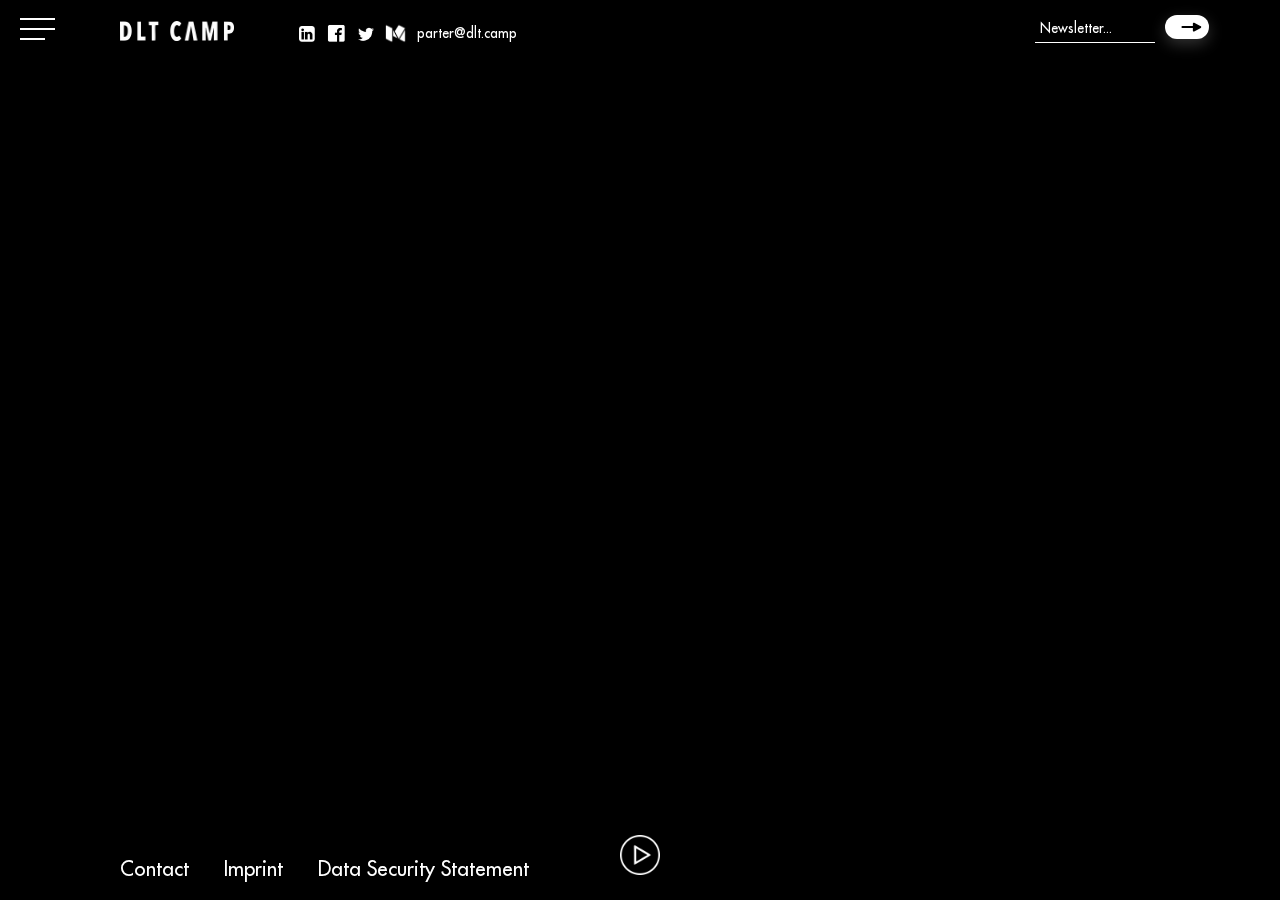
<file: cases/videos/video-ethereum.html>
﻿<!DOCTYPE html><!-- Last Published: Tue Aug 18 2020 13:58:01 GMT+0000 (Coordinated Universal Time) --><html data-wf-domain="www.dlt.camp" data-wf-page="5b6ecbb63d9b84b641713084" data-wf-site="5b6ecbb63d9b84fed471307e"><head><meta charset="utf-8"><title>DLT Camp | Cases | Ethereum Eventvideo</title><meta content="DLT Camp | Cases | Ethereum Eventvideo" property="og:title"><meta content="DLT Camp | Cases | Ethereum Eventvideo" property="twitter:title"><meta content="width=device-width, initial-scale=1" name="viewport"><link href="../../5b6ecbb63d9b84fed471307e/css/dlt-camp.b561f1746.css" rel="stylesheet" type="text/css"><script src="../../ajax/libs/webfont/1.6.26/webfont.js" type="text/javascript"></script><script type="text/javascript">WebFont.load({  google: {    families: ["Montserrat:100,100italic,200,200italic,300,300italic,400,400italic,500,500italic,600,600italic,700,700italic,800,800italic,900,900italic"]  }});</script><!--[if lt IE 9]><script src="https://cdnjs.cloudflare.com/ajax/libs/html5shiv/3.7.3/html5shiv.min.js" type="text/javascript"></script><![endif]--><script type="text/javascript">!function(o,c){var n=c.documentElement,t=" w-mod-";n.className+=t+"js",("ontouchstart"in o||o.DocumentTouch&&c instanceof DocumentTouch)&&(n.className+=t+"touch")}(window,document);</script><link href="../../5b6ecbb63d9b84fed471307e/5b86c5de8be1a71dd9ad9717_dlt-favicon.png" rel="shortcut icon" type="image/x-icon"><link href="../../5b6ecbb63d9b84fed471307e/5b7458c2b28ae7a257b6ed73_dlt256.png" rel="apple-touch-icon"><script type="text/javascript">(function(i,s,o,g,r,a,m){i['GoogleAnalyticsObject']=r;i[r]=i[r]||function(){(i[r].q=i[r].q||[]).push(arguments)},i[r].l=1*new Date();a=s.createElement(o),m=s.getElementsByTagName(o)[0];a.async=1;a.src=g;m.parentNode.insertBefore(a,m)})(window,document,'script','https://www.google-analytics.com/analytics.js','ga');ga('create', 'UA-98122502-7', 'auto');ga('set', 'anonymizeIp', true);ga('send', 'pageview');</script><link rel="stylesheet" type="text/css" href="../../ajax/libs/fullPage.js/3.0.5/fullpage.css">
<style>
  .custom-nav-menu.open{
  	transform:translateY(0);
    opacity:1;
  }
  .home-images.hide{
    opacity:0;
  }
  body{
    overflow-x:hidden;
    position:relative
  }
  body,.header{
  	max-width:100vw;
  }
  .w-slider-mask{
  	z-index:auto!important
  }
  @media screen and (max-width: 767px){
    body{
      overflow-y:auto!important;
      overflow-x:hidden;
    }
    .scroll-sign{
    	display:none!important
    }
    .footer{
    	margin-top:-5px!important
    }
  }
  @media screen and (min-width: 768px){
    .left-area{
    	max-width:calc(100vw - 50vh);
      	min-width:60vw;
    }
   	a.footerlink:last-child {
      margin-right: 0;
	}
  }
  input.nl-input{
  	font-size:12px;
  }
  input.nl-input:focus{
  	outline:none;
  }
  .nl-agree{
  	display: inline-block;
    font-size: 10px;
    margin-left: 5px;
    transform: translateY(-5px);
  }
  .nl-input-area{
  	opacity:1!important;
  }
  .nl-agree-wrapper{
  	margin-top: -12px;
    margin-bottom: 5px;}
  .nl-button-input{
    position: absolute;
    z-index: 2;
    width: 100%;
    height: 100%;
    margin: 0;
    background:none;
    border:none
  }
  #mce-success-response{
  	font-size:14px;
    position: absolute;
    top: 50px;
  }
  .nl-button-inner .arrow{
  	position: absolute;
    z-index: 1;
    top:5px;
    right:5px;
  }
  .w-nav,.w-nav-button,.submit-button{
    background:none!important
  }
  @media screen and (min-width: 768px){
  	input.w-input, input.w-input::-webkit-input-placeholder {
    	font-size: 18px!important;
    }
  }
  .nl-button{
   -webkit-transition: opacity .25s ease-in-out;
   transition: opacity .25s ease-in-out;
  }
  .nl-input-area.extended{
	max-height:168px
  }
  .nl-button.extended{
	margin-top:80px!important;
    opacity:1;
  }
  .nl-toggle.extended{
  	height:0;
    opacity:0;
    overflow:hidden;
  }
  .nl-button{
  	margin-left:120px
  }
  .nl-button-inner {
    position: relative;
    width: 40px;
    height: 21px;
    margin-left: -10px;
    margin-right: -10px;
  }
  .nl-input{
  background:none;
  border-left:none;
  border-right:none;
  border-top:none;
  border-bottom:solid 1px #fff;
  padding: 0 5px 5px;
  width:120px;
  color: #fff;
  font-size:12px;
  display:block;
  margin-top:0;
  margin-bottom:20px;
  }
  .tab3{
  	margin-bottom:10px
  }
  .nl-button-input{
    cursor:pointer;
  }
  ::placeholder{
      color: #fff;
      opacity: 1;
      font-size:12px!important
  }
  :-ms-input-placeholder{
      color: #fff;
      opacity: 1;
      font-size:12px!important
  }
  ::-ms-input-placeholder{
      color: #fff;
      opacity: 1;
      font-size:12px!important
  }
  input:focus, input:valid {
    color: #fff;
  }
  input[type=submit]:valid {
    color: #000;
   }
  .nl-toggle-close{
      display:block;
    width:10px;
    -webkit-transition: all .2s ease-in-out;
    transition: all .2s ease-in-out;
    height:0;
    overflow:hidden;
    opacity:0;
    -moz-transform: rotate(0deg);
      -ms-transform: rotate(0deg);
      -o-transform: rotate(0deg);
      -webkit-transform: rotate(0deg);
      transform: rotate(0deg);
  }
  .nl-toggle-close.extended{
    -webkit-transition: all .2s ease-in-out;
    transition: all .2s ease-in-out;
    overflow:visible;
    opacity:1;
    cursor:pointer;
    height:auto;
  }
  .nl-toggle-close.extended img,.nl-toggle-close.extended img:hover{
      -webkit-transition: all .2s ease-in-out;
    transition: all .2s ease-in-out;
  }
  .nl-toggle-close.extended img:hover{
      transform: translateY(-4px);
  }
  @media screen and (min-width: 768px){
    .nl-button{
      margin-left:130px!important
    }
  }
  @media screen and (max-width: 767px){
  	.button.small.nl-button{
      top:63px;
      margin-left:47px!important
    }
    .nl-button-inner.arrow{
      right:8px;
    }
    .newsletter{
      margin-bottom:30px;
      margin-top:20px;
    }
    .footerlink{
      margin-right:0;
    }
    .nl-input-area.w-embed.w-script.extended .nl-button{
      top:168px!important;
      -webkit-transition: all .2s ease-in-out;
      transition: all .2s ease-in-out;
    }
    .nl-toggle-close{
      display:none
    }
  }
  .map iframe, .map-wrap {
        pointer-events: none!important;
  }
  .map-wrap.clicked{
		pointer-events: auto!important;
	}
  	w-reset input:focus, input:valid {
    	color: #000!important;
	}
  	input.nl-input:focus, input.nl-input:valid {
    	color: #fff!important;
	}
  @media screen and (min-width: 1600px) and (min-height:900px){
    .profile-background{
    	width:180px;
      	height:180px;
    }
  }
  
</style>



<!-- Hotjar Tracking Code for https://www.dlt.camp -->
<script>
    (function(h,o,t,j,a,r){
        h.hj=h.hj||function(){(h.hj.q=h.hj.q||[]).push(arguments)};
        h._hjSettings={hjid:1067213,hjsv:6};
        a=o.getElementsByTagName('head')[0];
        r=o.createElement('script');r.async=1;
        r.src=t+h._hjSettings.hjid+j+h._hjSettings.hjsv;
        a.appendChild(r);
    })(window,document,'https://static.hotjar.com/c/hotjar-','.js?sv=');
</script></head><body><div data-w-id="a01e0da0-af19-1fe7-6d7b-326d6c3fbe6f" class="preloader div-block"><div class="preload w-embed"><style>
.loader {
  border: 4px solid #fff;
  border-radius: 50%;
  border-top: 4px solid #000;
  width: 34px;
  height: 34px;
  -webkit-animation: spin .5s linear infinite; /* Safari */
  animation: spin .5s linear infinite;
}

/* Safari */
@-webkit-keyframes spin {
  0% { -webkit-transform: rotate(0deg); }
  100% { -webkit-transform: rotate(360deg); }
}

@keyframes spin {
  0% { transform: rotate(0deg); }
  100% { transform: rotate(360deg); }
}
</style>
<div class="loader"></div></div></div><div class="header nobck"><div class="custom-nav-menu"><div class="container"><a href="../../index.htm" class="navlink">Home</a><a href="../../about.html" class="navlink">About</a><a href="../../services.html" class="navlink">Services</a><a href="../../dlt-camp-cases.html" class="navlink">Cases</a><a href="../../team.html" class="navlink">Team</a><a href="../../nextevents.html" class="navlink">Next Events</a><a href="../../contact.html" class="navlink">Contact Us</a></div></div><div data-collapse="all" data-animation="default" data-duration="400" role="banner" class="navbar w-nav"><div class="menu-button w-nav-button" data-ix="new-interaction"><div class="topline"></div><div class="middleline"></div><div class="bottomline"></div></div></div><div class="topheader"><div class="container header-area"><a href="../../index.htm" class="w-inline-block"><img src="../../5b6ecbb63d9b84fed471307e/5b6ecbb63d9b842dcc7130d1_tdlcamp.png" srcset="../../5b6ecbb63d9b84fed471307e/5b6ecbb63d9b842dcc7130d1_tdlcamp-p-500.png 500w, ../../5b6ecbb63d9b84fed471307e/5b6ecbb63d9b842dcc7130d1_tdlcamp.png 799w" sizes="(max-width: 479px) 60vw, (max-width: 767px) 102px, (max-width: 991px) 14vw, 11vw" alt="" class="logo"></a><div class="header-details"><div class="icons"><a href="https://de.linkedin.com/company/dltcamp" target="_blank" class="w-inline-block"><img src="../../5b6ecbb63d9b84fed471307e/5b6ecbb63d9b84e06e7130b6_icons8-linkedin-52.png" alt="" class="icon smaller"></a><a href="https://www.facebook.com/dltcamp/" target="_blank" class="w-inline-block"><img src="../../5b6ecbb63d9b84fed471307e/5b6ecbb63d9b8409d07130b4_icons8-facebook-90.png" alt="" class="icon"></a><a href="https://twitter.com/dltcamp" target="_blank" class="w-inline-block"><img src="../../5b6ecbb63d9b84fed471307e/5b6ecbb63d9b8445ad7130b2_icons8-twitter-filled-100.png" alt="" class="icon smaller"></a><a href="https://medium.com/@dltcamp" target="_blank" class="w-inline-block"><img src="../../5b6ecbb63d9b84fed471307e/5b6ecbb63d9b84ec417130b7_icons8-medium-filled-100.png" alt="" class="icon"></a></div><a href="mailto:partner@dlt.camp" class="header-email-link">parter@dlt.camp</a><div class="newsletter margin-left-auto"><div class="nl-toggle"><div class="nl-text">Newsletter...</div></div><div class="nl-input-wrap"><div class="nl-input-area w-embed w-script"><!--
<input class=nl-input name=email type=email placeholder="Email...">
<input class="nl-input" name=name type=text placeholder="Name..." />
<input class="nl-input" name=surname type=text placeholder="Surname..." />
<div class="nl-toggle-close"><img src="https://assets.website-files.com/5b686e79659aca3bfec8f10f/5b686e79659aca2cd3c8f13f_white-arrow.svg"></div>
-->

<!-- Begin MailChimp Signup Form -->
<div id="mc_embed_signup">
<form action="https://digital.us15.list-manage.com/subscribe/post?u=baeff9a8027b7d2aaeadf60a0&amp;id=828e580259" method="post" id="mc-embedded-subscribe-form" name="mc-embedded-subscribe-form" class="validate" target="_blank" novalidate="">
  <input type="email" value="" name="EMAIL" placeholder="Email..." class="required email nl-input tab1" id="mce-EMAIL" tabindex="101">
	<input type="text" value="" name="FNAME" placeholder="First name..." class="nl-input tab2" id="mce-FNAME" tabindex="101">
	<input type="text" value="" name="LNAME" placeholder="Last name..." class="nl-input tab3" id="mce-LNAME" tabindex="101">
  <!--
  <div class=nl-agree-wrapper style=margin-bottom:0>
    <input type="checkbox" id="myCheck" name="test" class="tab4" required /><div class="nl-agree">I agree to the <a href="http://dlt-camp.webflow.io/data-security-statement">Privacy Policy</a></div>
   </div>
	-->
		<div class="response" id="mce-error-response" style="display:none">*required</div>
		<div class="response" id="mce-success-response" style="display:none">*required</div>
 <!-- real people should not fill this in and expect good things - do not remove this or risk form bot signups-->
    <div style="position: absolute; left: -5000px;" aria-hidden="true"><input type="text" name="b_baeff9a8027b7d2aaeadf60a0_828e580259" tabindex="-1" value=""></div>
    <!--<div class="clear"><input type="submit" value="Subscribe" name="subscribe" id="mc-embedded-subscribe" class="button"></div>-->
    <div class="button small nl-button w-inline-block"><div class="nl-button-inner"><input class="nl-button-input tab5" type="submit" name="subscribe" value="" id="mc-embedded-subscribe"><img src="../../5b6ecbb63d9b84fed471307e/5b6ecbb63d9b843a407130aa_black-arrow.svg" class="arrow"></div></div>
    <div class="nl-toggle-close"><img src="../../5b6ecbb63d9b84fed471307e/5b7c3afe6e136f36b67e482e_x.png"></div>

</form>
</div>
<script type='text/javascript' src='../../downloads.mailchimp.com/js/mc-validate.js'></script><script type='text/javascript'>(function($) {window.fnames = new Array(); window.ftypes = new Array();fnames[0]='EMAIL';ftypes[0]='email';fnames[1]='FNAME';ftypes[1]='text';fnames[2]='LNAME';ftypes[2]='text';fnames[3]='ADDRESS';ftypes[3]='address';fnames[4]='PHONE';ftypes[4]='phone';}(jQuery));var $mcj = jQuery.noConflict(true);</script>
<!--End mc_embed_signup--></div></div></div></div></div></div></div><div id="fullpage" class="fullheight-wrapper"><div class="section video-section"><div class="videoframe w-embed w-iframe"><style>
.vimeo-wrapper {
   position: absolute;
   top: 0;
   left: 0;
   width: 100%;
   height: 100%;
   z-index: -1;
   pointer-events: none;
   overflow: hidden;
}
.vimeo-wrapper iframe {
   width: 100vw;
   height: 48.75vw; 
   min-height: 100vh;
   min-width: 235vh; 
   position: absolute;
   top: 50%;
   left: 50%;
   transform: translate(-50%, -50%);
}
@media screen and (max-width:767px){
.vimeo-wrapper iframe{
     width: 100vw;
     max-width: 177.77vh; /* Given a 16:9 aspect ratio, 16/9*100 = 177.77 */
     height: 56.25vw; /* Given a 16:9 aspect ratio, 9/16*100 = 56.25 */
     max-height: 100vh;
     min-width:0;
     min-height:0;
  }
}
</style>


<div class="vimeo-wrapper">
   <iframe src="https://player.vimeo.com/video/251459851?background=1&autoplay=1&muted=0&loop=0&autopause=1&byline=0&title=0?api=1" frameborder="0" webkitallowfullscreen="" mozallowfullscreen="" allowfullscreen="" id="video">
   </iframe>
</div></div><div class="video-overlay"></div></div><div class="video-button-positioner"><div class="v-button-wrap"><img src="../../5b6ecbb63d9b84fed471307e/5b7b5302a1cc6a0d0476a865_play.png" id="play-button" alt="" class="v-button playbutton"><img src="../../5b6ecbb63d9b84fed471307e/5b7b530ae41359624491ca87_pause.png" id="pause-button" alt="" class="v-button pausebutton"></div></div><div class="footer"><div class="container"><div class="footer-details"><div class="icons"><a href="https://de.linkedin.com/company/dltcamp" target="_blank" class="w-inline-block"><img src="../../5b6ecbb63d9b84fed471307e/5b6ecbb63d9b84e06e7130b6_icons8-linkedin-52.png" alt="" class="icon smaller"></a><a href="https://www.facebook.com/dltcamp/" target="_blank" class="w-inline-block"><img src="../../5b6ecbb63d9b84fed471307e/5b6ecbb63d9b8409d07130b4_icons8-facebook-90.png" alt="" class="icon"></a><a href="https://twitter.com/dltcamp" target="_blank" class="w-inline-block"><img src="../../5b6ecbb63d9b84fed471307e/5b6ecbb63d9b8445ad7130b2_icons8-twitter-filled-100.png" alt="" class="icon smaller"></a><a href="https://medium.com/@dltcamp" target="_blank" class="w-inline-block"><img src="../../5b6ecbb63d9b84fed471307e/5b6ecbb63d9b84ec417130b7_icons8-medium-filled-100.png" alt="" class="icon"></a></div><a href="mailto:partner@dlt.camp" class="header-email-link">partner@dlt.camp</a><div class="newsletter"><div class="nl-toggle"><div class="nl-text">Newsletter...</div></div><div class="nl-input-wrap"><div class="nl-input-area w-embed w-script"><!--
<input class=nl-input name=email type=email placeholder="Email...">
<input class="nl-input" name=name type=text placeholder="Name..." />
<input class="nl-input" name=surname type=text placeholder="Surname..." />
<div class="nl-toggle-close"><img src="https://assets.website-files.com/5b686e79659aca3bfec8f10f/5b686e79659aca2cd3c8f13f_white-arrow.svg"></div>
-->

<!-- Begin MailChimp Signup Form -->
<div id="mc_embed_signup">
<form action="https://digital.us15.list-manage.com/subscribe/post?u=baeff9a8027b7d2aaeadf60a0&amp;id=828e580259" method="post" id="mc-embedded-subscribe-form" name="mc-embedded-subscribe-form" class="validate" target="_blank" novalidate="">
  <input type="email" value="" name="EMAIL" placeholder="Email..." class="required email nl-input tab1" id="mce-EMAIL" tabindex="101">
	<input type="text" value="" name="FNAME" placeholder="First name..." class="nl-input tab2" id="mce-FNAME" tabindex="101">
	<input type="text" value="" name="LNAME" placeholder="Last name..." class="nl-input tab3" id="mce-LNAME" tabindex="101">
  <!--
  <div class=nl-agree-wrapper style=margin-bottom:0>
    <input type="checkbox" id="myCheck" name="test" class="tab4" required /><div class="nl-agree">I agree to the <a href="http://dlt-camp.webflow.io/data-security-statement">Privacy Policy</a></div>
   </div>
	-->
		<div class="response" id="mce-error-response" style="display:none">*required</div>
		<div class="response" id="mce-success-response" style="display:none">*required</div>
 <!-- real people should not fill this in and expect good things - do not remove this or risk form bot signups-->
    <div style="position: absolute; left: -5000px;" aria-hidden="true"><input type="text" name="b_baeff9a8027b7d2aaeadf60a0_828e580259" tabindex="-1" value=""></div>
    <!--<div class="clear"><input type="submit" value="Subscribe" name="subscribe" id="mc-embedded-subscribe" class="button"></div>-->
    <div class="button small nl-button w-inline-block"><div class="nl-button-inner"><input class="nl-button-input tab5" type="submit" name="subscribe" value="" id="mc-embedded-subscribe"><img src="../../5b6ecbb63d9b84fed471307e/5b6ecbb63d9b843a407130aa_black-arrow.svg" class="arrow"></div></div>
    <div class="nl-toggle-close"><img src="../../5b6ecbb63d9b84fed471307e/5b7c3afe6e136f36b67e482e_x.png"></div>

</form>
</div>
<script type='text/javascript' src='../../downloads.mailchimp.com/js/mc-validate.js'></script><script type='text/javascript'>(function($) {window.fnames = new Array(); window.ftypes = new Array();fnames[0]='EMAIL';ftypes[0]='email';fnames[1]='FNAME';ftypes[1]='text';fnames[2]='LNAME';ftypes[2]='text';fnames[3]='ADDRESS';ftypes[3]='address';fnames[4]='PHONE';ftypes[4]='phone';}(jQuery));var $mcj = jQuery.noConflict(true);</script>
<!--End mc_embed_signup--></div></div></div></div><div class="footer-links"><a href="../../contact.html" class="footerlink">Contact</a><a href="../../imprint.html" class="footerlink">Imprint</a><a href="../../data-security-statement.html" class="footerlink">Data Security Statement</a></div></div></div></div><script src="../../js/jquery-3.4.1.min.220afd743d.js?site=5b6ecbb63d9b84fed471307e" type="text/javascript" integrity="sha256-CSXorXvZcTkaix6Yvo6HppcZGetbYMGWSFlBw8HfCJo=" crossorigin="anonymous"></script><script src="../../5b6ecbb63d9b84fed471307e/js/dlt-camp.0f69c3bff.js" type="text/javascript"></script><!--[if lte IE 9]><script src="//cdnjs.cloudflare.com/ajax/libs/placeholders/3.0.2/placeholders.min.js"></script><![endif]--><script type="text/javascript" src="../../ajax/libs/fullPage.js/3.0.2/vendors/scrolloverflow.min.js"></script>
<script type="text/javascript" src="../../ajax/libs/fullPage.js/3.0.2/fullpage.js"></script>
<script type="text/javascript" src="https://f.vimeocdn.com/js/froogaloop2.min.js"></script>
<script type="text/javascript">
 
$(document).ready(function() {
  
  Webflow.push(function () {
  // check is the CMS editor is there
    if (Webflow.env('editor') != undefined) {
      console.log('editor');
    } 
    //FULLPAGEJS
    else if (window.matchMedia('(min-width: 768px)').matches) {
    var myFullpage = new fullpage('#fullpage', {
          licenseKey:'520DE5A8-B3BF4310-97BDD267-6638A27C',
          scrollBar: false,
      });
    }
  });
  
  
  
  	$(".menu-button").click(function(){
      	$(".custom-nav-menu").toggleClass("open");
      	$(".home-images").toggleClass("hide");
    });
  	$(".nl-toggle").click(function(){
      	$(".nl-input-area").toggleClass("extended");
      	$(".nl-toggle").toggleClass("extended");
      	$(".nl-toggle-close").toggleClass("extended");
      	$( ".tab1").focus();
    });
  	$(".nl-toggle-close").click(function(){
      	$(".nl-input-area").removeClass("extended");
      	$(".nl-toggle").removeClass("extended");
      	$(".nl-toggle-close").removeClass("extended");
    });
  	$(".nl-button-input").click(function(){
      	$(".nl-input-area").removeClass("extended");
      	$(".nl-toggle").removeClass("extended");
      	$(".nl-toggle-close").removeClass("extended");
    });
  
  	 
  	
  	$('.map-section').mousedown(function(){
			$('.map-wrap').addClass('clicked')})
	.mouseleave(function(){
			$('.map-wrap').removeClass('clicked')
    });
  	
  	$("a").hover(function(){
    	$(this).find(".arrow").css("transform", "translateX(4px)");
    }, function(){
    	$(this).find(".arrow").css("transform", "translateX(0)");
	});
  	$(".submitbutton-wrap").hover(function(){
    	$(this).find(".arrow").css("transform", "translateX(4px)");
    }, function(){
    	$(this).find(".arrow").css("transform", "translateX(0)");
	});
  	$(".submitbutton-wrap").hover(function(){
    	$(this).find(".arrow").css("transform", "translateX(4px)");
    }, function(){
    	$(this).find(".arrow").css("transform", "translateX(0)");
	});
	$(".nl-button-inner").hover(function(){
    	$(this).find(".arrow").css("transform", "translateX(4px)");
    }, function(){
    	$(this).find(".arrow").css("transform", "translateX(0)");
	});
  
  	  
	function getScrollbarWidth() {
    	var outer = document.createElement("div");
    	outer.style.visibility = "hidden";
    	outer.style.width = "100px";
    	outer.style.msOverflowStyle = "scrollbar";
    	document.body.appendChild(outer);
    	var widthNoScroll = outer.offsetWidth;
    	// force scrollbars
    	outer.style.overflow = "scroll";
    	// add innerdiv
    	var inner = document.createElement("div");
    	inner.style.width = "100%";
    	outer.appendChild(inner);
    	var widthWithScroll = inner.offsetWidth;
    	// remove divs
    	outer.parentNode.removeChild(outer);
    	return widthNoScroll - widthWithScroll;
	}
  	checkPosition();
  	$(window).resize(function(){
  		checkPosition();
	});
	function checkPosition() {
   		if (window.matchMedia('(max-width: 767px)').matches) {
       		var x = getScrollbarWidth();
			$(".custom-nav-menu").css("right", x + "px");
   		}
      	else if (window.matchMedia('(min-width: 768px)').matches) {
       		var footermoveup= ($('.footer').outerHeight() + 4) * -1;
  			$('.footer').css({'margin-top': footermoveup});
   		}
	}
  	
  
  $(".tab1").focus(function(){
    var inputfocus = 1;
        $(document).on( 'keyup', function( e ) {
            if( e.which == 9 ) {
                if (1 <= inputfocus <= 4) {
                    inputfocus ++;
                    $( ".tab"+inputfocus ).focus();
                }

            }
        });
    });
});

</script>
<script>
$(document).ready(function(){
  var iframe = document.getElementById('video');

  // $f == Froogaloop
  var player = $f(iframe);

  // bind events
  var playButton = document.getElementById("play-button");
  playButton.addEventListener("click", function() {
    player.api("play");
    $("#play-button").hide();
    $("#pause-button").show();
  });

  var pauseButton = document.getElementById("pause-button");
  pauseButton.addEventListener("click", function() {
    player.api("pause");
    $("#pause-button").hide();
    $("#play-button").show();
  });
});
</script></body></html>
</file>
<file: ajax/libs/fullPage.js/3.0.5/fullpage.css>
/*!
 * fullPage 3.0.5
 * https://github.com/alvarotrigo/fullPage.js
 *
 * @license GPLv3 for open source use only
 * or Fullpage Commercial License for commercial use
 * http://alvarotrigo.com/fullPage/pricing/
 *
 * Copyright (C) 2018 http://alvarotrigo.com/fullPage - A project by Alvaro Trigo
 */
html.fp-enabled,
.fp-enabled body {
    margin: 0;
    padding: 0;
    overflow:hidden;

    /*Avoid flicker on slides transitions for mobile phones #336 */
    -webkit-tap-highlight-color: rgba(0,0,0,0);
}
.fp-section {
    position: relative;
    -webkit-box-sizing: border-box; /* Safari<=5 Android<=3 */
    -moz-box-sizing: border-box; /* <=28 */
    box-sizing: border-box;
}
.fp-slide {
    float: left;
}
.fp-slide, .fp-slidesContainer {
    height: 100%;
    display: block;
}
.fp-slides {
    z-index:1;
    height: 100%;
    overflow: hidden;
    position: relative;
    -webkit-transition: all 0.3s ease-out; /* Safari<=6 Android<=4.3 */
    transition: all 0.3s ease-out;
}
.fp-section.fp-table, .fp-slide.fp-table {
    display: table;
    table-layout:fixed;
    width: 100%;
}
.fp-tableCell {
    display: table-cell;
    vertical-align: middle;
    width: 100%;
    height: 100%;
}
.fp-slidesContainer {
    float: left;
    position: relative;
}
.fp-controlArrow {
    -webkit-user-select: none; /* webkit (safari, chrome) browsers */
    -moz-user-select: none; /* mozilla browsers */
    -khtml-user-select: none; /* webkit (konqueror) browsers */
    -ms-user-select: none; /* IE10+ */
    position: absolute;
    z-index: 4;
    top: 50%;
    cursor: pointer;
    width: 0;
    height: 0;
    border-style: solid;
    margin-top: -38px;
    -webkit-transform: translate3d(0,0,0);
    -ms-transform: translate3d(0,0,0);
    transform: translate3d(0,0,0);
}
.fp-controlArrow.fp-prev {
    left: 15px;
    width: 0;
    border-width: 38.5px 34px 38.5px 0;
    border-color: transparent #fff transparent transparent;
}
.fp-controlArrow.fp-next {
    right: 15px;
    border-width: 38.5px 0 38.5px 34px;
    border-color: transparent transparent transparent #fff;
}
.fp-scrollable {
    overflow: hidden;
    position: relative;
}
.fp-scroller{
    overflow: hidden;
}
.iScrollIndicator{
    border: 0 !important;
}
.fp-notransition {
    -webkit-transition: none !important;
    transition: none !important;
}
#fp-nav {
    position: fixed;
    z-index: 100;
    margin-top: -32px;
    top: 50%;
    opacity: 1;
    -webkit-transform: translate3d(0,0,0);
}
#fp-nav.fp-right {
    right: 17px;
}
#fp-nav.fp-left {
    left: 17px;
}
.fp-slidesNav{
    position: absolute;
    z-index: 4;
    opacity: 1;
    -webkit-transform: translate3d(0,0,0);
    -ms-transform: translate3d(0,0,0);
    transform: translate3d(0,0,0);
    left: 0 !important;
    right: 0;
    margin: 0 auto !important;
}
.fp-slidesNav.fp-bottom {
    bottom: 17px;
}
.fp-slidesNav.fp-top {
    top: 17px;
}
#fp-nav ul,
.fp-slidesNav ul {
  margin: 0;
  padding: 0;
}
#fp-nav ul li,
.fp-slidesNav ul li {
    display: block;
    width: 14px;
    height: 13px;
    margin: 7px;
    position:relative;
}
.fp-slidesNav ul li {
    display: inline-block;
}
#fp-nav ul li a,
.fp-slidesNav ul li a {
    display: block;
    position: relative;
    z-index: 1;
    width: 100%;
    height: 100%;
    cursor: pointer;
    text-decoration: none;
}
#fp-nav ul li a.active span,
.fp-slidesNav ul li a.active span,
#fp-nav ul li:hover a.active span,
.fp-slidesNav ul li:hover a.active span{
    height: 12px;
    width: 12px;
    margin: -6px 0 0 -6px;
    border-radius: 100%;
 }
#fp-nav ul li a span,
.fp-slidesNav ul li a span {
    border-radius: 50%;
    position: absolute;
    z-index: 1;
    height: 4px;
    width: 4px;
    border: 0;
    background: #333;
    left: 50%;
    top: 50%;
    margin: -2px 0 0 -2px;
    -webkit-transition: all 0.1s ease-in-out;
    -moz-transition: all 0.1s ease-in-out;
    -o-transition: all 0.1s ease-in-out;
    transition: all 0.1s ease-in-out;
}
#fp-nav ul li:hover a span,
.fp-slidesNav ul li:hover a span{
    width: 10px;
    height: 10px;
    margin: -5px 0px 0px -5px;
}
#fp-nav ul li .fp-tooltip {
    position: absolute;
    top: -2px;
    color: #fff;
    font-size: 14px;
    font-family: arial, helvetica, sans-serif;
    white-space: nowrap;
    max-width: 220px;
    overflow: hidden;
    display: block;
    opacity: 0;
    width: 0;
    cursor: pointer;
}
#fp-nav ul li:hover .fp-tooltip,
#fp-nav.fp-show-active a.active + .fp-tooltip {
    -webkit-transition: opacity 0.2s ease-in;
    transition: opacity 0.2s ease-in;
    width: auto;
    opacity: 1;
}
#fp-nav ul li .fp-tooltip.fp-right {
    right: 20px;
}
#fp-nav ul li .fp-tooltip.fp-left {
    left: 20px;
}
.fp-auto-height.fp-section,
.fp-auto-height .fp-slide,
.fp-auto-height .fp-tableCell{
    height: auto !important;
}

.fp-responsive .fp-auto-height-responsive.fp-section,
.fp-responsive .fp-auto-height-responsive .fp-slide,
.fp-responsive .fp-auto-height-responsive .fp-tableCell {
    height: auto !important;
}

/*Only display content to screen readers*/
.fp-sr-only{
    position: absolute;
    width: 1px;
    height: 1px;
    padding: 0;
    overflow: hidden;
    clip: rect(0, 0, 0, 0);
    white-space: nowrap;
    border: 0;
}
</file>
<file: 5b6ecbb63d9b84fed471307e/css/dlt-camp.b561f1746.css>
/* Generated on: Tue Aug 18 2020 13:58:00 GMT+0000 (Coordinated Universal Time) */
/* ==========================================================================
   normalize.css v3.0.3 | MIT License | github.com/necolas/normalize.css 
   ========================================================================== */
/*! normalize.css v3.0.3 | MIT License | github.com/necolas/normalize.css */
html {
  font-family: sans-serif;
  -ms-text-size-adjust: 100%;
  -webkit-text-size-adjust: 100%
}

body {
  margin: 0
}

article,
aside,
details,
figcaption,
figure,
footer,
header,
hgroup,
main,
menu,
nav,
section,
summary {
  display: block
}

audio,
canvas,
progress,
video {
  display: inline-block;
  vertical-align: baseline
}

audio:not([controls]) {
  display: none;
  height: 0
}

[hidden],
template {
  display: none
}

a {
  background-color: transparent
}

a:active,
a:hover {
  outline: 0
}

abbr[title] {
  border-bottom: 1px dotted
}

b,
strong {
  font-weight: bold
}

dfn {
  font-style: italic
}

h1 {
  font-size: 2em;
  margin: .67em 0
}

mark {
  background: #ff0;
  color: #000
}

small {
  font-size: 80%
}

sub,
sup {
  font-size: 75%;
  line-height: 0;
  position: relative;
  vertical-align: baseline
}

sup {
  top: -0.5em
}

sub {
  bottom: -0.25em
}

img {
  border: 0
}

svg:not(:root) {
  overflow: hidden
}

figure {
  margin: 1em 40px
}

hr {
  box-sizing: content-box;
  height: 0
}

pre {
  overflow: auto
}

code,
kbd,
pre,
samp {
  font-family: monospace, monospace;
  font-size: 1em
}

button,
input,
optgroup,
select,
textarea {
  color: inherit;
  font: inherit;
  margin: 0
}

button {
  overflow: visible
}

button,
select {
  text-transform: none
}

button,
html input[type="button"],
input[type="reset"] {
  -webkit-appearance: button;
  cursor: pointer
}

button[disabled],
html input[disabled] {
  cursor: default
}

button::-moz-focus-inner,
input::-moz-focus-inner {
  border: 0;
  padding: 0
}

input {
  line-height: normal
}

input[type="checkbox"],
input[type="radio"] {
  box-sizing: border-box;
  padding: 0
}

input[type="number"]::-webkit-inner-spin-button,
input[type="number"]::-webkit-outer-spin-button {
  height: auto
}

input[type="search"] {
  -webkit-appearance: none
}

input[type="search"]::-webkit-search-cancel-button,
input[type="search"]::-webkit-search-decoration {
  -webkit-appearance: none
}

fieldset {
  border: 1px solid #c0c0c0;
  margin: 0 2px;
  padding: .35em .625em .75em
}

legend {
  border: 0;
  padding: 0
}

textarea {
  overflow: auto
}

optgroup {
  font-weight: bold
}

table {
  border-collapse: collapse;
  border-spacing: 0
}

td,
th {
  padding: 0
}

/* ==========================================================================
   Start of base Webflow CSS - If you're looking for some ultra-clean CSS, skip the boilerplate and see the unminified code below.
   ========================================================================== */

  @font-face {
  font-family: 'webflow-icons';
  src: url("[data-uri]") format('truetype');
  font-weight: normal;
  font-style: normal
}

[class^="w-icon-"],
[class*=" w-icon-"] {
  font-family: 'webflow-icons' !important;
  speak: none;
  font-style: normal;
  font-weight: normal;
  font-variant: normal;
  text-transform: none;
  line-height: 1;
  -webkit-font-smoothing: antialiased;
  -moz-osx-font-smoothing: grayscale
}

.w-icon-slider-right:before {
  content: "\e600"
}

.w-icon-slider-left:before {
  content: "\e601"
}

.w-icon-nav-menu:before {
  content: "\e602"
}

.w-icon-arrow-down:before,
.w-icon-dropdown-toggle:before {
  content: "\e603"
}

.w-icon-file-upload-remove:before {
  content: "\e900"
}

.w-icon-file-upload-icon:before {
  content: "\e903"
}

* {
  -webkit-box-sizing: border-box;
  -moz-box-sizing: border-box;
  box-sizing: border-box
}

html {
  height: 100%
}

body {
  margin: 0;
  min-height: 100%;
  background-color: #fff;
  font-family: Arial, sans-serif;
  font-size: 2vh;
  line-height: 20px;
  color: #333
}

img {
  max-width: 100%;
  vertical-align: middle;
  display: inline-block
}

html.w-mod-touch * {
  background-attachment: scroll !important
}

.w-block {
  display: block
}

.w-inline-block {
  max-width: 100%;
  display: inline-block
}

.w-clearfix:before,
.w-clearfix:after {
  content: " ";
  display: table;
  grid-column-start: 1;
  grid-row-start: 1;
  grid-column-end: 2;
  grid-row-end: 2
}

.w-clearfix:after {
  clear: both
}

.w-hidden {
  display: none
}

.w-button {
  display: inline-block;
  padding: 9px 15px;
  background-color: #3898EC;
  color: white;
  border: 0;
  line-height: inherit;
  text-decoration: none;
  cursor: pointer;
  border-radius: 0
}

input.w-button {
  -webkit-appearance: button
}

html[data-w-dynpage] [data-w-cloak] {
  color: transparent !important
}

.w-webflow-badge,
.w-webflow-badge * {
  position: static;
  left: auto;
  top: auto;
  right: auto;
  bottom: auto;
  z-index: auto;
  display: block;
  visibility: visible;
  overflow: visible;
  overflow-x: visible;
  overflow-y: visible;
  box-sizing: border-box;
  width: auto;
  height: auto;
  max-height: none;
  max-width: none;
  min-height: 0;
  min-width: 0;
  margin: 0;
  padding: 0;
  float: none;
  clear: none;
  border: 0 none transparent;
  border-radius: 0;
  background: none;
  background-image: none;
  background-position: 0 0;
  background-size: auto auto;
  background-repeat: repeat;
  background-origin: padding-box;
  background-clip: border-box;
  background-attachment: scroll;
  background-color: transparent;
  box-shadow: none;
  opacity: 1;
  transform: none;
  transition: none;
  direction: ltr;
  font-family: inherit;
  font-weight: inherit;
  color: inherit;
  font-size: inherit;
  line-height: inherit;
  font-style: inherit;
  font-variant: inherit;
  text-align: inherit;
  letter-spacing: inherit;
  text-decoration: inherit;
  text-indent: 0;
  text-transform: inherit;
  list-style-type: disc;
  text-shadow: none;
  font-smoothing: auto;
  vertical-align: baseline;
  cursor: inherit;
  white-space: inherit;
  word-break: normal;
  word-spacing: normal;
  word-wrap: normal
}

.w-webflow-badge {
  position: fixed !important;
  display: inline-block !important;
  visibility: visible !important;
  z-index: 2147483647 !important;
  top: auto !important;
  right: 12px !important;
  bottom: 12px !important;
  left: auto !important;
  color: #AAADB0 !important;
  background-color: #fff !important;
  border-radius: 3px !important;
  padding: 6px 8px 6px 6px !important;
  font-size: 1.5vh !important;
  opacity: 1 !important;
  line-height: 14px !important;
  text-decoration: none !important;
  transform: none !important;
  margin: 0 !important;
  width: auto !important;
  height: auto !important;
  overflow: visible !important;
  white-space: nowrap;
  box-shadow: 0 0 0 1px rgba(0, 0, 0, 0.1), 0 1px 3px rgba(0, 0, 0, 0.1);
  cursor: pointer
}

.w-webflow-badge>img {
  display: inline-block !important;
  visibility: visible !important;
  opacity: 1 !important;
  vertical-align: middle !important
}

h1,
h2,
h3,
h4,
h5,
h6 {
  font-weight: bold;
  margin-bottom: 10px
}

h1 {
  font-size: 4.75vh;
  line-height: 44px;
  margin-top: 20px
}

h2 {
  font-size: 4vh;
  line-height: 36px;
  margin-top: 20px
}

h3 {
  font-size: 3vh;
  line-height: 30px;
  margin-top: 20px
}

h4 {
  font-size: 2.25vh;
  line-height: 24px;
  margin-top: 10px
}

h5 {
  font-size: 1.75vh;
  line-height: 20px;
  margin-top: 10px
}

h6 {
  font-size: 1.5vh;
  line-height: 18px;
  margin-top: 10px
}

p {
  margin-top: 0;
  margin-bottom: 10px
}

blockquote {
  margin: 0 0 10px 0;
  padding: 10px 20px;
  border-left: 5px solid #E2E2E2;
  font-size: 2.25vh;
  line-height: 22px
}

figure {
  margin: 0;
  margin-bottom: 10px
}

figcaption {
  margin-top: 5px;
  text-align: center
}

ul,
ol {
  margin-top: 0;
  margin-bottom: 10px;
  padding-left: 40px
}

.w-list-unstyled {
  padding-left: 0;
  list-style: none
}

.w-embed:before,
.w-embed:after {
  content: " ";
  display: table;
  grid-column-start: 1;
  grid-row-start: 1;
  grid-column-end: 2;
  grid-row-end: 2
}

.w-embed:after {
  clear: both
}

.w-video {
  width: 100%;
  position: relative;
  padding: 0
}

.w-video iframe,
.w-video object,
.w-video embed {
  position: absolute;
  top: 0;
  left: 0;
  width: 100%;
  height: 100%
}

fieldset {
  padding: 0;
  margin: 0;
  border: 0
}

button,
html input[type="button"],
input[type="reset"] {
  border: 0;
  cursor: pointer;
  -webkit-appearance: button
}

.w-form {
  margin: 0 0 15px
}

.w-form-done {
  display: none;
  padding: 20px;
  text-align: center;
  background-color: #dddddd
}

.w-form-fail {
  display: none;
  margin-top: 10px;
  padding: 10px;
  background-color: #ffdede
}

label {
  display: block;
  margin-bottom: 5px;
  font-weight: bold
}

.w-input,
.w-select {
  display: block;
  width: 100%;
  height: 45px;
  padding: 8px 12px;
  margin-bottom: 10px;
  font-size: 4vh;
  line-height: 1.42857143;
  color: white;
  vertical-align: middle;
  background-color: #ffffff;
  border: 1px solid #cccccc
}

.w-input:-moz-placeholder,
.w-select:-moz-placeholder {
  color: #999
}

.w-input::-moz-placeholder,
.w-select::-moz-placeholder {
  color: #999;
  opacity: 1;

}

.w-input:-ms-input-placeholder,
.w-select:-ms-input-placeholder {
  color: #999
}

.w-input::-webkit-input-placeholder,
.w-select::-webkit-input-placeholder {
  color: #999
}

.w-input:focus,
.w-select:focus {
  border-color: #3898EC;
  outline: 0;
}

.w-input[disabled],
.w-select[disabled],
.w-input[readonly],
.w-select[readonly],
fieldset[disabled] .w-input,
fieldset[disabled] .w-select {
  cursor: not-allowed;
  background-color: #eeeeee
}

textarea.w-input,
textarea.w-select {
  height: auto
}

.w-select {
  background-color: #f3f3f3
}

.w-select[multiple] {
  height: auto
}

.w-form-label {
  display: inline-block;
  cursor: pointer;
  font-weight: normal;
  margin-bottom: 0
}

.w-radio {
  display: block;
  margin-bottom: 5px;
  padding-left: 20px
}

.w-radio:before,
.w-radio:after {
  content: " ";
  display: table;
  grid-column-start: 1;
  grid-row-start: 1;
  grid-column-end: 2;
  grid-row-end: 2
}

.w-radio:after {
  clear: both
}

.w-radio-input {
  margin: 4px 0 0;
  margin-top: 1px \9;
  line-height: normal;
  float: left;
  margin-left: -20px
}

.w-radio-input {
  margin-top: 3px
}

.w-file-upload {
  display: block;
  margin-bottom: 10px
}

.w-file-upload-input {
  width: .1px;
  height: .1px;
  opacity: 0;
  overflow: hidden;
  position: absolute;
  z-index: -100
}

.w-file-upload-default,
.w-file-upload-uploading,
.w-file-upload-success {
  display: inline-block;
  color: #333333
}

.w-file-upload-error {
  display: block;
  margin-top: 10px
}

.w-file-upload-default.w-hidden,
.w-file-upload-uploading.w-hidden,
.w-file-upload-error.w-hidden,
.w-file-upload-success.w-hidden {
  display: none
}

.w-file-upload-uploading-btn {
  display: flex;
  font-size: 1.75vh;
  font-weight: normal;
  cursor: pointer;
  margin: 0;
  padding: 8px 12px;
  border: 1px solid #cccccc;
  background-color: #fafafa
}

.w-file-upload-file {
  display: flex;
  flex-grow: 1;
  justify-content: space-between;
  margin: 0;
  padding: 8px 9px 8px 11px;
  border: 1px solid #cccccc;
  background-color: #fafafa
}

.w-file-upload-file-name {
  font-size: 1.75vh;
  font-weight: normal;
  display: block
}

.w-file-remove-link {
  margin-top: 3px;
  margin-left: 10px;
  width: auto;
  height: auto;
  padding: 3px;
  display: block;
  cursor: pointer
}

.w-icon-file-upload-remove {
  margin: auto;
  font-size: 1.25vh
}

.w-file-upload-error-msg {
  display: inline-block;
  color: #ea384c;
  padding: 2px 0
}

.w-file-upload-info {
  display: inline-block;
  line-height: 38px;
  padding: 0 12px
}

.w-file-upload-label {
  display: inline-block;
  font-size: 1.75vh;
  font-weight: normal;
  cursor: pointer;
  margin: 0;
  padding: 8px 12px;
  border: 1px solid #cccccc;
  background-color: #fafafa
}

.w-icon-file-upload-icon,
.w-icon-file-upload-uploading {
  display: inline-block;
  margin-right: 8px;
  width: 20px
}

.w-icon-file-upload-uploading {
  height: 20px
}

.w-container {
  margin-left: auto;
  margin-right: auto;
  max-width: 940px
}

.w-container:before,
.w-container:after {
  content: " ";
  display: table;
  grid-column-start: 1;
  grid-row-start: 1;
  grid-column-end: 2;
  grid-row-end: 2
}

.w-container:after {
  clear: both
}

.w-container .w-row {
  margin-left: -10px;
  margin-right: -10px
}

.w-row:before,
.w-row:after {
  content: " ";
  display: table;
  grid-column-start: 1;
  grid-row-start: 1;
  grid-column-end: 2;
  grid-row-end: 2
}

.w-row:after {
  clear: both
}

.w-row .w-row {
  margin-left: 0;
  margin-right: 0
}

.w-col {
  position: relative;
  float: left;
  width: 100%;
  min-height: 1px;
  padding-left: 10px;
  padding-right: 10px
}

.w-col .w-col {
  padding-left: 0;
  padding-right: 0
}

.w-col-1 {
  width: 8.33333333%
}

.w-col-2 {
  width: 16.66666667%
}

.w-col-3 {
  width: 25%
}

.w-col-4 {
  width: 33.33333333%
}

.w-col-5 {
  width: 41.66666667%
}

.w-col-6 {
  width: 50%
}

.w-col-7 {
  width: 58.33333333%
}

.w-col-8 {
  width: 66.66666667%
}

.w-col-9 {
  width: 75%
}

.w-col-10 {
  width: 83.33333333%
}

.w-col-11 {
  width: 91.66666667%
}

.w-col-12 {
  width: 100%
}

.w-hidden-main {
  display: none !important
}

@media screen and (max-width:991px) {
  .w-container {
    max-width: 728px
  }

  .w-hidden-main {
    display: inherit !important
  }

  .w-hidden-medium {
    display: none !important
  }

  .w-col-medium-1 {
    width: 8.33333333%
  }

  .w-col-medium-2 {
    width: 16.66666667%
  }

  .w-col-medium-3 {
    width: 25%
  }

  .w-col-medium-4 {
    width: 33.33333333%
  }

  .w-col-medium-5 {
    width: 41.66666667%
  }

  .w-col-medium-6 {
    width: 50%
  }

  .w-col-medium-7 {
    width: 58.33333333%
  }

  .w-col-medium-8 {
    width: 66.66666667%
  }

  .w-col-medium-9 {
    width: 75%
  }

  .w-col-medium-10 {
    width: 83.33333333%
  }

  .w-col-medium-11 {
    width: 91.66666667%
  }

  .w-col-medium-12 {
    width: 100%
  }

  .w-col-stack {
    width: 100%;
    left: auto;
    right: auto
  }
}

@media screen and (max-width:767px) {
  .w-hidden-main {
    display: inherit !important
  }

  .w-hidden-medium {
    display: inherit !important
  }

  .w-hidden-small {
    display: none !important
  }

  .w-row,
  .w-container .w-row {
    margin-left: 0;
    margin-right: 0
  }

  .w-col {
    width: 100%;
    left: auto;
    right: auto
  }

  .w-col-small-1 {
    width: 8.33333333%
  }

  .w-col-small-2 {
    width: 16.66666667%
  }

  .w-col-small-3 {
    width: 25%
  }

  .w-col-small-4 {
    width: 33.33333333%
  }

  .w-col-small-5 {
    width: 41.66666667%
  }

  .w-col-small-6 {
    width: 50%
  }

  .w-col-small-7 {
    width: 58.33333333%
  }

  .w-col-small-8 {
    width: 66.66666667%
  }

  .w-col-small-9 {
    width: 75%
  }

  .w-col-small-10 {
    width: 83.33333333%
  }

  .w-col-small-11 {
    width: 91.66666667%
  }

  .w-col-small-12 {
    width: 100%
  }
}

@media screen and (max-width:479px) {
  .w-container {
    max-width: none
  }

  .w-hidden-main {
    display: inherit !important
  }

  .ium {
    display: inherit !important
  }

  .w-hidden-small {
    display: inherit !important
  }

  .w-hidden-tiny {
    display: none !important
  }

  .w-col {
    width: 100%
  }

  .w-col-tiny-1 {
    width: 8.33333333%
  }

  .w-col-tiny-2 {
    width: 16.66666667%
  }

  .w-col-tiny-3 {
    width: 25%
  }

  .w-col-tiny-4 {
    width: 33.33333333%
  }

  .w-col-tiny-5 {
    width: 41.66666667%
  }

  .w-col-tiny-6 {
    width: 50%
  }

  .w-col-tiny-7 {
    width: 58.33333333%
  }

  .w-col-tiny-8 {
    width: 66.66666667%
  }

  .w-col-tiny-9 {
    width: 75%
  }

  .w-col-tiny-10 {
    width: 83.33333333%
  }

  .w-col-tiny-11 {
    width: 91.66666667%
  }

  .w-col-tiny-12 {
    width: 100%
  }
}

.w-widget {
  position: relative
}

.w-widget-map {
  width: 100%;
  height: 400px
}

.w-widget-map label {
  width: auto;
  display: inline
}

.w-widget-map img {
  max-width: inherit
}

.w-widget-map .gm-style-iw {
  text-align: center
}

.w-widget-map .gm-style-iw>button {
  display: none !important
}

.w-widget-twitter {
  overflow: hidden
}

.w-widget-twitter-count-shim {
  display: inline-block;
  vertical-align: top;
  position: relative;
  width: 28px;
  height: 20px;
  text-align: center;
  background: white;
  border: #758696 solid 1px;
  border-radius: 3px
}

.w-widget-twitter-count-shim * {
  pointer-events: none;
  -webkit-user-select: none;
  -moz-user-select: none;
  -ms-user-select: none;
  user-select: none
}

.w-widget-twitter-count-shim .w-widget-twitter-count-inner {
  position: relative;
  font-size: 1.875vh;
  line-height: 12px;
  text-align: center;
  color: #999;
  font-family: serif
}

.w-widget-twitter-count-shim .w-widget-twitter-count-clear {
  position: relative;
  display: block
}

.w-widget-twitter-count-shim.w--large {
  width: 36px;
  height: 28px
}

.w-widget-twitter-count-shim.w--large .w-widget-twitter-count-inner {
  font-size: 2.25vh;
  line-height: 18px
}

.w-widget-twitter-count-shim:not(.w--vertical) {
  margin-left: 5px;
  margin-right: 8px
}

.w-widget-twitter-count-shim:not(.w--vertical).w--large {
  margin-left: 6px
}

.w-widget-twitter-count-shim:not(.w--vertical):before,
.w-widget-twitter-count-shim:not(.w--vertical):after {
  top: 50%;
  left: 0;
  border: solid transparent;
  content: " ";
  height: 0;
  width: 0;
  position: absolute;
  pointer-events: none
}

.w-widget-twitter-count-shim:not(.w--vertical):before {
  border-color: rgba(117, 134, 150, 0);
  border-right-color: #5d6c7b;
  border-width: 4px;
  margin-left: -9px;
  margin-top: -4px
}

.w-widget-twitter-count-shim:not(.w--vertical).w--large:before {
  border-width: 5px;
  margin-left: -10px;
  margin-top: -5px
}

.w-widget-twitter-count-shim:not(.w--vertical):after {
  border-color: rgba(255, 255, 255, 0);
  border-right-color: white;
  border-width: 4px;
  margin-left: -8px;
  margin-top: -4px
}

.w-widget-twitter-count-shim:not(.w--vertical).w--large:after {
  border-width: 5px;
  margin-left: -9px;
  margin-top: -5px
}

.w-widget-twitter-count-shim.w--vertical {
  width: 61px;
  height: 33px;
  margin-bottom: 8px
}

.w-widget-twitter-count-shim.w--vertical:before,
.w-widget-twitter-count-shim.w--vertical:after {
  top: 100%;
  left: 50%;
  border: solid transparent;
  content: " ";
  height: 0;
  width: 0;
  position: absolute;
  pointer-events: none
}

.w-widget-twitter-count-shim.w--vertical:before {
  border-color: rgba(117, 134, 150, 0);
  border-top-color: #5d6c7b;
  border-width: 5px;
  margin-left: -5px
}

.w-widget-twitter-count-shim.w--vertical:after {
  border-color: rgba(255, 255, 255, 0);
  border-top-color: white;
  border-width: 4px;
  margin-left: -4px
}

.w-widget-twitter-count-shim.w--vertical .w-widget-twitter-count-inner {
  font-size: 2.25vh;
  line-height: 22px
}

.w-widget-twitter-count-shim.w--vertical.w--large {
  width: 76px
}

.w-widget-gplus {
  overflow: hidden
}

.w-background-video {
  position: relative;
  overflow: hidden;
  height: 500px;
  color: white
}

.w-background-video>video {
  background-size: cover;
  background-position: 50% 50%;
  position: absolute;
  margin: auto;
  width: 100%;
  height: 100%;
  right: -100%;
  bottom: -100%;
  top: -100%;
  left: -100%;
  object-fit: cover;
  z-index: -100
}

.w-background-video>video::-webkit-media-controls-start-playback-button {
  display: none !important;
  -webkit-appearance: none
}

.w-slider {
  position: relative;
  height: 300px;
  text-align: center;
  background: #dddddd;
  clear: both;
  -webkit-tap-highlight-color: rgba(0, 0, 0, 0);
  tap-highlight-color: rgba(0, 0, 0, 0)
}

.w-slider-mask {
  position: relative;
  display: block;
  overflow: hidden;
  z-index: 1;
  left: 0;
  right: 0;
  height: 100%;
  white-space: nowrap
}

.w-slide {
  position: relative;
  display: inline-block;
  vertical-align: top;
  width: 100%;
  height: 100%;
  white-space: normal;
  text-align: left
}

.w-slider-nav {
  position: absolute;
  z-index: 2;
  top: auto;
  right: 0;
  bottom: 0;
  left: 0;
  margin: auto;
  padding-top: 10px;
  height: 40px;
  text-align: center;
  -webkit-tap-highlight-color: rgba(0, 0, 0, 0);
  tap-highlight-color: rgba(0, 0, 0, 0)
}

.w-slider-nav.w-round>div {
  border-radius: 100%
}

.w-slider-nav.w-num>div {
  width: auto;
  height: auto;
  padding: .2em .5em;
  font-size: inherit;
  line-height: inherit
}

.w-slider-nav.w-shadow>div {
  box-shadow: 0 0 3px rgba(51, 51, 51, 0.4)
}

.w-slider-nav-invert {
  color: #fff
}

.w-slider-nav-invert>div {
  background-color: rgba(34, 34, 34, 0.4)
}

.w-slider-nav-invert>div.w-active {
  background-color: #222
}

.w-slider-dot {
  position: relative;
  display: inline-block;
  width: 1em;
  height: 1em;
  background-color: rgba(255, 255, 255, 0.4);
  cursor: pointer;
  margin: 0 3px .5em;
  transition: background-color 100ms, color 100ms
}

.w-slider-dot.w-active {
  background-color: #fff
}

.w-slider-dot:focus {
  outline: none;
  box-shadow: 0 0 0 2px #fff
}

.w-slider-dot:focus.w-active {
  box-shadow: none
}

.w-slider-arrow-left,
.w-slider-arrow-right {
  position: absolute;
  width: 80px;
  top: 0;
  right: 0;
  bottom: 0;
  left: 0;
  margin: auto;
  cursor: pointer;
  overflow: hidden;
  color: white;
  font-size: 5vh;
  -webkit-tap-highlight-color: rgba(0, 0, 0, 0);
  tap-highlight-color: rgba(0, 0, 0, 0);
  -webkit-user-select: none;
  -moz-user-select: none;
  -ms-user-select: none;
  user-select: none
}

.w-slider-arrow-left [class^="w-icon-"],
.w-slider-arrow-right [class^="w-icon-"],
.w-slider-arrow-left [class*=" w-icon-"],
.w-slider-arrow-right [class*=" w-icon-"] {
  position: absolute
}

.w-slider-arrow-left:focus,
.w-slider-arrow-right:focus {
  outline: 0
}

.w-slider-arrow-left {
  z-index: 3;
  right: auto
}

.w-slider-arrow-right {
  z-index: 4;
  left: auto
}

.w-icon-slider-left,
.w-icon-slider-right {
  top: 0;
  right: 0;
  bottom: 0;
  left: 0;
  margin: auto;
  width: 1em;
  height: 1em
}

.w-slider-aria-label {
  border: 0;
  clip: rect(0 0 0 0);
  height: 1px;
  margin: -1px;
  overflow: hidden;
  padding: 0;
  position: absolute;
  width: 1px
}

.w-dropdown {
  display: inline-block;
  position: relative;
  text-align: left;
  margin-left: auto;
  margin-right: auto;
  z-index: 900
}

.w-dropdown-btn,
.w-dropdown-toggle,
.w-dropdown-link {
  position: relative;
  vertical-align: top;
  text-decoration: none;
  color: #222222;
  padding: 20px;
  text-align: left;
  margin-left: auto;
  margin-right: auto;
  white-space: nowrap
}

.w-dropdown-toggle {
  -webkit-user-select: none;
  -moz-user-select: none;
  -ms-user-select: none;
  user-select: none;
  display: inline-block;
  cursor: pointer;
  padding-right: 40px
}

.w-dropdown-toggle:focus {
  outline: 0
}

.w-icon-dropdown-toggle {
  position: absolute;
  top: 0;
  right: 0;
  bottom: 0;
  margin: auto;
  margin-right: 20px;
  width: 1em;
  height: 1em
}

.w-dropdown-list {
  position: absolute;
  background: #dddddd;
  display: none;
  min-width: 100%
}

.w-dropdown-list.w--open {
  display: block
}

.w-dropdown-link {
  padding: 10px 20px;
  display: block;
  color: #222222
}

.w-dropdown-link.w--current {
  color: #0082f3
}

.w-dropdown-link:focus {
  outline: 0
}

@media screen and (max-width:767px) {
  .w-nav-brand {
    padding-left: 10px
  }
}

.w-lightbox-backdrop {
  color: #000;
  cursor: auto;
  font-family: serif;
  font-size: medium;
  font-style: normal;
  font-variant: normal;
  font-weight: normal;
  letter-spacing: normal;
  line-height: normal;
  list-style: disc;
  text-align: start;
  text-indent: 0;
  text-shadow: none;
  text-transform: none;
  visibility: visible;
  white-space: normal;
  word-break: normal;
  word-spacing: normal;
  word-wrap: normal;
  position: fixed;
  top: 0;
  right: 0;
  bottom: 0;
  left: 0;
  color: #fff;
  font-family: "Helvetica Neue", Helvetica, Ubuntu, "Segoe UI", Verdana, sans-serif;
  font-size: 2.125vh;
  line-height: 1.2;
  font-weight: 300;
  text-align: center;
  background: rgba(0, 0, 0, 0.9);
  z-index: 2000;
  outline: 0;
  opacity: 0;
  -webkit-user-select: none;
  -moz-user-select: none;
  -ms-user-select: none;
  -webkit-tap-highlight-color: transparent;
  -webkit-transform: translate(0, 0)
}

.w-lightbox-backdrop,
.w-lightbox-container {
  height: 100%;
  overflow: auto;
  -webkit-overflow-scrolling: touch
}

.w-lightbox-content {
  position: relative;
  height: 100vh;
  overflow: hidden
}

.w-lightbox-view {
  position: absolute;
  width: 100vw;
  height: 100vh;
  opacity: 0
}

.w-lightbox-view:before {
  content: "";
  height: 100vh
}

.w-lightbox-group,
.w-lightbox-group .w-lightbox-view,
.w-lightbox-group .w-lightbox-view:before {
  height: 86vh
}

.w-lightbox-frame,
.w-lightbox-view:before {
  display: inline-block;
  vertical-align: middle
}

.w-lightbox-figure {
  position: relative;
  margin: 0
}

.w-lightbox-group .w-lightbox-figure {
  cursor: pointer
}

.w-lightbox-img {
  width: auto;
  height: auto;
  max-width: none
}

.w-lightbox-image {
  display: block;
  float: none;
  max-width: 100vw;
  max-height: 100vh
}

.w-lightbox-group .w-lightbox-image {
  max-height: 86vh
}

.w-lightbox-caption {
  position: absolute;
  right: 0;
  bottom: 0;
  left: 0;
  padding: .5em 1em;
  background: rgba(0, 0, 0, 0.4);
  text-align: left;
  text-overflow: ellipsis;
  white-space: nowrap;
  overflow: hidden
}

.w-lightbox-embed {
  position: absolute;
  top: 0;
  right: 0;
  bottom: 0;
  left: 0;
  width: 100%;
  height: 100%
}

.w-lightbox-control {
  position: absolute;
  top: 0;
  width: 4em;
  background-size: 24px;
  background-repeat: no-repeat;
  background-position: center;
  cursor: pointer;
  -webkit-transition: all .3s;
  transition: all .3s
}

.w-lightbox-left {
  display: none;
  bottom: 0;
  left: 0;
  background-image: url("[data-uri]")
}

.w-lightbox-right {
  display: none;
  right: 0;
  bottom: 0;
  background-image: url("[data-uri]")
}

.w-lightbox-close {
  right: 0;
  height: 2.6em;
  background-image: url("[data-uri]");
  background-size: 18px
}

.w-lightbox-strip {
  position: absolute;
  bottom: 0;
  left: 0;
  right: 0;
  padding: 0 1vh;
  line-height: 0;
  white-space: nowrap;
  overflow-x: auto;
  overflow-y: hidden
}

.w-lightbox-item {
  display: inline-block;
  width: 10vh;
  padding: 2vh 1vh;
  box-sizing: content-box;
  cursor: pointer;
  -webkit-transform: translate3d(0, 0, 0)
}

.w-lightbox-active {
  opacity: .3
}

.w-lightbox-thumbnail {
  position: relative;
  height: 10vh;
  background: #222;
  overflow: hidden
}

.w-lightbox-thumbnail-image {
  position: absolute;
  top: 0;
  left: 0
}

.w-lightbox-thumbnail .w-lightbox-tall {
  top: 50%;
  width: 100%;
  -webkit-transform: translate(0, -50%);
  -ms-transform: translate(0, -50%);
  transform: translate(0, -50%)
}

.w-lightbox-thumbnail .w-lightbox-wide {
  left: 50%;
  height: 100%;
  -webkit-transform: translate(-50%, 0);
  -ms-transform: translate(-50%, 0);
  transform: translate(-50%, 0)
}

.w-lightbox-spinner {
  position: absolute;
  top: 50%;
  left: 50%;
  box-sizing: border-box;
  width: 40px;
  height: 40px;
  margin-top: -20px;
  margin-left: -20px;
  border: 5px solid rgba(0, 0, 0, 0.4);
  border-radius: 50%;
  -webkit-animation: spin .8s infinite linear;
  animation: spin .8s infinite linear
}

.w-lightbox-spinner:after {
  content: "";
  position: absolute;
  top: -4px;
  right: -4px;
  bottom: -4px;
  left: -4px;
  border: 3px solid transparent;
  border-bottom-color: #fff;
  border-radius: 50%
}

.w-lightbox-hide {
  display: none
}

.w-lightbox-noscroll {
  overflow: hidden
}

@media (min-width:768px) {
  .w-lightbox-content {
    height: 96vh;
    margin-top: 2vh
  }

  .w-lightbox-view,
  .w-lightbox-view:before {
    height: 96vh
  }

  .w-lightbox-group,
  .w-lightbox-group .w-lightbox-view,
  .w-lightbox-group .w-lightbox-view:before {
    height: 84vh
  }

  .w-lightbox-image {
    max-width: 96vw;
    max-height: 96vh
  }

  .w-lightbox-group .w-lightbox-image {
    max-width: 82.3vw;
    max-height: 84vh
  }

  .w-lightbox-left,
  .w-lightbox-right {
    display: block;
    opacity: .5
  }

  .w-lightbox-close {
    opacity: .8
  }

  .w-lightbox-control:hover {
    opacity: 1
  }
}

.w-lightbox-inactive,
.w-lightbox-inactive:hover {
  opacity: 0
}

.w-richtext:before,
.w-richtext:after {
  content: " ";
  display: table;
  grid-column-start: 1;
  grid-row-start: 1;
  grid-column-end: 2;
  grid-row-end: 2
}

.w-richtext:after {
  clear: both
}

.w-richtext[contenteditable="true"]:before,
.w-richtext[contenteditable="true"]:after {
  white-space: initial
}

.w-richtext ol,
.w-richtext ul {
  overflow: hidden
}

.w-richtext .w-richtext-figure-selected.w-richtext-figure-type-video div:after,
.w-richtext .w-richtext-figure-selected[data-rt-type="video"] div:after {
  outline: 2px solid #2895f7
}

.w-richtext .w-richtext-figure-selected.w-richtext-figure-type-image div,
.w-richtext .w-richtext-figure-selected[data-rt-type="image"] div {
  outline: 2px solid #2895f7
}

.w-richtext figure.w-richtext-figure-type-video>div:after,
.w-richtext figure[data-rt-type="video"]>div:after {
  content: '';
  position: absolute;
  display: none;
  left: 0;
  top: 0;
  right: 0;
  bottom: 0
}

.w-richtext figure {
  position: relative;
  max-width: 60%
}

.w-richtext figure>div:before {
  cursor: default !important
}

.w-richtext figure img {
  width: 100%
}

.w-richtext figure figcaption.w-richtext-figcaption-placeholder {
  opacity: .6
}

.w-richtext figure div {
  font-size: 0;
  color: transparent
}

.w-richtext figure.w-richtext-figure-type-image,
.w-richtext figure[data-rt-type="image"] {
  display: table
}

.w-richtext figure.w-richtext-figure-type-image>div,
.w-richtext figure[data-rt-type="image"]>div {
  display: inline-block
}

.w-richtext figure.w-richtext-figure-type-image>figcaption,
.w-richtext figure[data-rt-type="image"]>figcaption {
  display: table-caption;
  caption-side: bottom
}

.w-richtext figure.w-richtext-figure-type-video,
.w-richtext figure[data-rt-type="video"] {
  width: 60%;
  height: 0
}

.w-richtext figure.w-richtext-figure-type-video iframe,
.w-richtext figure[data-rt-type="video"] iframe {
  position: absolute;
  top: 0;
  left: 0;
  width: 100%;
  height: 100%
}

.w-richtext figure.w-richtext-figure-type-video>div,
.w-richtext figure[data-rt-type="video"]>div {
  width: 100%
}

.w-richtext figure.w-richtext-align-center {
  margin-right: auto;
  margin-left: auto;
  clear: both
}

.w-richtext figure.w-richtext-align-center.w-richtext-figure-type-image>div,
.w-richtext figure.w-richtext-align-center[data-rt-type="image"]>div {
  max-width: 100%
}

.w-richtext figure.w-richtext-align-normal {
  clear: both
}

.w-richtext figure.w-richtext-align-fullwidth {
  width: 100%;
  max-width: 100%;
  text-align: center;
  clear: both;
  display: block;
  margin-right: auto;
  margin-left: auto
}

.w-richtext figure.w-richtext-align-fullwidth>div {
  display: inline-block;
  padding-bottom: inherit
}

.w-richtext figure.w-richtext-align-fullwidth>figcaption {
  display: block
}

.w-richtext figure.w-richtext-align-floatleft {
  float: left;
  margin-right: 15px;
  clear: none
}

.w-richtext figure.w-richtext-align-floatright {
  float: right;
  margin-left: 15px;
  clear: none
}

.w-nav {
  position: relative;
  background: #dddddd;
  z-index: 1000
}

.w-nav:before,
.w-nav:after {
  content: " ";
  display: table;
  grid-column-start: 1;
  grid-row-start: 1;
  grid-column-end: 2;
  grid-row-end: 2
}

.w-nav:after {
  clear: both
}

.w-nav-brand {
  position: relative;
  float: left;
  text-decoration: none;
  color: #333333
}

.w-nav-link {
  position: relative;
  display: inline-block;
  vertical-align: top;
  text-decoration: none;
  color: #222222;
  padding: 20px;
  text-align: left;
  margin-left: auto;
  margin-right: auto
}

.w-nav-link.w--current {
  color: #0082f3
}

.w-nav-menu {
  position: relative;
  float: right
}

[data-nav-menu-open] {
  display: block !important;
  position: absolute;
  top: 100%;
  left: 0;
  right: 0;
  background: #C8C8C8;
  text-align: center;
  overflow: visible;
  min-width: 200px
}

.w--nav-link-open {
  display: block;
  position: relative
}

.w-nav-overlay {
  position: absolute;
  overflow: hidden;
  display: none;
  top: 100%;
  left: 0;
  right: 0;
  width: 100%
}

.w-nav-overlay [data-nav-menu-open] {
  top: 0
}

.w-nav[data-animation="over-left"] .w-nav-overlay {
  width: auto
}

.w-nav[data-animation="over-left"] .w-nav-overlay,
.w-nav[data-animation="over-left"] [data-nav-menu-open] {
  right: auto;
  z-index: 1;
  top: 0
}

.w-nav[data-animation="over-right"] .w-nav-overlay {
  width: auto
}

.w-nav[data-animation="over-right"] .w-nav-overlay,
.w-nav[data-animation="over-right"] [data-nav-menu-open] {
  left: auto;
  z-index: 1;
  top: 0
}

.w-nav-button {
  position: relative;
  float: right;
  padding: 18px;
  font-size: 3vh;
  display: none;
  cursor: pointer;
  -webkit-tap-highlight-color: rgba(0, 0, 0, 0);
  tap-highlight-color: rgba(0, 0, 0, 0);
  -webkit-user-select: none;
  -moz-user-select: none;
  -ms-user-select: none;
  user-select: none
}

.w-nav-button:focus {
  outline: 0
}

.w-nav-button.w--open {
  background-color: #C8C8C8;
  color: white
}

.w-nav[data-collapse="all"] .w-nav-menu {
  display: none
}

.w-nav[data-collapse="all"] .w-nav-button {
  display: block
}

.w--nav-dropdown-open {
  display: block
}

.w--nav-dropdown-toggle-open {
  display: block
}

.w--nav-dropdown-list-open {
  position: static
}

@media screen and (max-width:991px) {
  .w-nav[data-collapse="medium"] .w-nav-menu {
    display: none
  }

  .w-nav[data-collapse="medium"] .w-nav-button {
    display: block
  }
}

@media screen and (max-width:767px) {
  .w-nav[data-collapse="small"] .w-nav-menu {
    display: none
  }

  .w-nav[data-collapse="small"] .w-nav-button {
    display: block
  }

  .w-nav-brand {
    padding-left: 10px
  }
}

@media screen and (max-width:479px) {
  .w-nav[data-collapse="tiny"] .w-nav-menu {
    display: none
  }

  .w-nav[data-collapse="tiny"] .w-nav-button {
    display: block
  }
}

.w-tabs {
  position: relative
}

.w-tabs:before,
.w-tabs:after {
  content: " ";
  display: table;
  grid-column-start: 1;
  grid-row-start: 1;
  grid-column-end: 2;
  grid-row-end: 2
}

.w-tabs:after {
  clear: both
}

.w-tab-menu {
  position: relative
}

.w-tab-link {
  position: relative;
  display: inline-block;
  vertical-align: top;
  text-decoration: none;
  padding: 9px 30px;
  text-align: left;
  cursor: pointer;
  color: #222222;
  background-color: #dddddd
}

.w-tab-link.w--current {
  background-color: #C8C8C8
}

.w-tab-link:focus {
  outline: 0
}

.w-tab-content {
  position: relative;
  display: block;
  overflow: hidden
}

.w-tab-pane {
  position: relative;
  display: none
}

.w--tab-active {
  display: block
}

@media screen and (max-width:479px) {
  .w-tab-link {
    display: block
  }
}

.w-ix-emptyfix:after {
  content: ""
}

@keyframes spin {
  0% {
    transform: rotate(0deg)
  }

  100% {
    transform: rotate(360deg)
  }
}

.w-dyn-empty {
  padding: 10px;
  background-color: #dddddd
}

.w-dyn-hide {
  display: none !important
}

.w-dyn-bind-empty {
  display: none !important
}

.w-condition-invisible {
  display: none !important
}

/* ==========================================================================
   Start of custom Webflow CSS
   ========================================================================== */
body {
  background-color: #04061f;
  font-family: Futura, sans-serif;
  color: #fff;
  font-size: 2.25vh;
  line-height: 24px;
}

h1 {
  margin-top: 20px;
  margin-bottom: 10px;
  font-family: Futura-Bold, sans-serif;
  font-size: 4.5vh;
  line-height: 44px;
  font-weight: 700;
}

h2 {
  margin-top: 20px;
  margin-bottom: 10px;
  font-family: Futura-Bold, sans-serif;
  color: grey;
  font-size: 2vh;
  line-height: 36px;
  font-weight: 700;
}

h4 {
  margin-top: 10px;
  margin-bottom: 10px;
  font-size: 2.25vh;
  line-height: 24px;
  font-weight: bold;
}

a {
  -webkit-transition: color 250ms ease;
  transition: color 250ms ease;
  color: #fff;
  text-decoration: none;
}

a:hover {
  color: #fff;
}

.topics-container {
  display: flex;
  flex-direction: row;
}

.section {
  position: relative;
  display: block;
  min-height: 100vh;
  -webkit-box-pack: center;
  -webkit-justify-content: center;
  -ms-flex-pack: center;
  justify-content: center;
  -webkit-box-align: center;
  -webkit-align-items: center;
  -ms-flex-align: center;
  align-items: center;
}



.section.fp-auto-height-responsive.nobottompadding {
  padding-bottom: 0px;
}

.section.flex-left-center {
  display: -webkit-box;
  display: -webkit-flex;
  display: -ms-flexbox;
  display: flex;
  -webkit-box-orient: horizontal;
  -webkit-box-direction: normal;
  -webkit-flex-direction: row;
  -ms-flex-direction: row;
  flex-direction: row;
  -webkit-box-pack: start;
  -webkit-justify-content: flex-start;
  -ms-flex-pack: start;
  justify-content: flex-start;
}

.section.flex-left-center.block-chain-4-business {
  backdrop-filter: blur(20px);
  background-image: url("../ai.png");
  background-position: 50% 50%;
  background-size: cover;
}


.section.flex-left-center.ethereum {
  backdrop-filter: blur(20px);
  background-image: url("../block.png");
  background-position: 50% 50%;
  background-size: cover;
}

.section.flex-left-center.z1-black {
  z-index: 1;
  background-image: -webkit-gradient(linear, left top, left bottom, from(#000), to(#000));
  background-image: linear-gradient(180deg, #000, #000);
}

.section.flex-vertical {
  -webkit-box-align: center;
  -webkit-align-items: center;
  -ms-flex-align: center;
  align-items: center;
}

.section.flex-center.padding {
  padding-top: 80px;
  padding-bottom: 80px;
}

.section.flex-center.padding.z1-black {
  height: 100vh;
  max-height: 100vh;
}

.section.flex-vertical {
  display: -webkit-box;
  display: -webkit-flex;
  display: -ms-flexbox;
  display: flex;
  -webkit-box-orient: vertical;
  -webkit-box-direction: normal;
  -webkit-flex-direction: column;
  -ms-flex-direction: column;
  flex-direction: column;
  -webkit-box-align: start;
  -webkit-align-items: flex-start;
  -ms-flex-align: start;
  align-items: flex-start;
}

.section.fp-auto-height.footer {
  position: relative;
}

.section.fp-auto-height.flex-left-center.mobile-only {
  display: none;
}

.section.fp-auto-height.flex-left-center.desktop-only.hidden {
  display: none;
}

.section.autoheight-section {
  height: auto;
  min-height: 0vh;
  padding-top: 80px;
  padding-bottom: 80px;
}

.section.video-section {
  z-index: 1;
  overflow: hidden;
  width: 100%;
  height: 100vh;
  max-height: 100vh;
  background-image: -webkit-gradient(linear, left top, left bottom, from(#000), to(#000));
  background-image: linear-gradient(180deg, #000, #000);
}

.flex-center {
  display: -webkit-box;
  display: -webkit-flex;
  display: -ms-flexbox;
  display: flex;
  width: 100%;
  height: 100%;
  min-height: 100vh;
  -webkit-box-orient: vertical;
  -webkit-box-direction: normal;
  -webkit-flex-direction: column;
  -ms-flex-direction: column;
  flex-direction: column;
  -webkit-box-pack: center;
  -webkit-justify-content: center;
  -ms-flex-pack: center;
  justify-content: center;
  -webkit-box-align: center;
  -webkit-align-items: center;
  -ms-flex-align: center;
  align-items: center;
  -webkit-transition: opacity 200ms ease;
  transition: opacity 200ms ease;
  font-weight: 400;
}

.header {
  position: fixed;
  left: 0px;
  top: 0px;
  right: 0px;
  z-index: 10;
  background-color: rgba(0, 0, 0, 0.9);
}

.header.nobck {
  background-color: transparent;
}

.navbar {
  z-index: 12;
  width: 60px;
  height: 60px;
}

.menu-button {
  position: relative;
  left: 20px;
  width: 40px;
  height: 60px;
  padding: 0px;
  float: none;
  text-align: center;
}

.topline {
  position: absolute;
  top: 18px;
  display: block;
  width: 35px;
  height: 2px;
  margin-right: auto;
  margin-left: auto;
  background-image: -webkit-gradient(linear, left top, left bottom, from(#fff), to(#fff));
  background-image: linear-gradient(180deg, #fff, #fff);
  text-align: center;
}

.middleline {
  position: absolute;
  top: 28px;
  display: block;
  width: 35px;
  height: 2px;
  margin-right: auto;
  margin-left: auto;
  background-image: -webkit-gradient(linear, left top, left bottom, from(#fff), to(#fff));
  background-image: linear-gradient(180deg, #fff, #fff);
}

.bottomline {
  position: absolute;
  top: 38px;
  display: block;
  width: 25px;
  height: 2px;
  margin-right: auto;
  margin-left: auto;
  background-image: -webkit-gradient(linear, left top, left bottom, from(#fff), to(#fff));
  background-image: linear-gradient(180deg, #fff, #fff);
  -webkit-transition: width 200ms ease;
  transition: width 200ms ease;
}

.navlink {
  bottom: 0%;
  display: block;
  margin-top: 20px;
  margin-bottom: 20px;
  padding-left: 0px;
  opacity: 1;
  -webkit-transition: color 200ms ease-in-out;
  transition: color 200ms ease-in-out;
  font-family: Futura-Bold, sans-serif;
  color: #fff;
  font-size: 4.25vh;
  line-height: 40px;
  font-weight: 700;
  text-decoration: none;
}

.navlink:hover {
  color: grey;
}

.navlink.w--current {
  color: grey;
}

.container {
  display: block;
  width: 100%;
  max-width: 1200px;
  margin-right: auto;
  margin-left: auto;
  padding-right: 80px;
  padding-left: 80px;
}

.container.header-area {
  display: -webkit-box;
  display: -webkit-flex;
  display: -ms-flexbox;
  display: flex;
  height: 60px;
  padding-top: 16px;
  -webkit-box-align: start;
  -webkit-align-items: flex-start;
  -ms-flex-align: start;
  align-items: flex-start;
}

.container.flex-left-center {
  display: -webkit-box;
  display: -webkit-flex;
  display: -ms-flexbox;
  display: flex;
  -webkit-box-align: center;
  -webkit-align-items: center;
  -ms-flex-align: center;
  align-items: center;
}

.container.flex-left-center._50vh {
  height: 50vh;
}

.topheader {
  position: absolute;
  left: 0px;
  top: 0px;
  right: 0px;
  z-index: 11;
  width: 100%;
  height: 60px;
}

.custom-nav-menu {
  position: fixed;
  left: 0px;
  top: 0px;
  right: 0px;
  bottom: 0px;
  z-index: 10;
  display: -webkit-box;
  display: -webkit-flex;
  display: -ms-flexbox;
  display: flex;
  -webkit-box-orient: vertical;
  -webkit-box-direction: normal;
  -webkit-flex-direction: column;
  -ms-flex-direction: column;
  flex-direction: column;
  -webkit-box-pack: center;
  -webkit-justify-content: center;
  -ms-flex-pack: center;
  justify-content: center;
  -webkit-box-align: start;
  -webkit-align-items: flex-start;
  -ms-flex-align: start;
  align-items: flex-start;
  background-image: -webkit-gradient(linear, left top, left bottom, from(#000), to(#000));
  background-image: linear-gradient(180deg, #000, #000);
  opacity: 0;
  -webkit-transform: translate(0px, -100%);
  -ms-transform: translate(0px, -100%);
  transform: translate(0px, -100%);
  -webkit-transition: opacity 500ms ease-in-out, -webkit-transform 500ms ease-in-out;
  transition: opacity 500ms ease-in-out, -webkit-transform 500ms ease-in-out;
  transition: transform 500ms ease-in-out, opacity 500ms ease-in-out;
  transition: transform 500ms ease-in-out, opacity 500ms ease-in-out, -webkit-transform 500ms ease-in-out;
  color: #fff;
}

.logo {
  height: 20px;
}

.icon {
  height: 28px;
  margin-right: 5px;
  margin-left: 5px;
  padding-top: 5px;
}

.icon.smaller {
  height: 21px;
}

.icons {
  display: inline-block;
  min-width: 118px;
  margin-left: 60px;
}

.header-email-link {
  margin-left: 5px;
  padding-top: 5px;
  font-size: 1.5vh;
}

.newsletter {
  display: block;
  overflow: visible;
  margin-left: 80px;
  -webkit-box-align: start;
  -webkit-align-items: flex-start;
  -ms-flex-align: start;
  align-items: flex-start;
}

.newsletter.margin-left-auto {
  margin-left: auto;
}

.button {
  display: -webkit-box;
  display: -webkit-flex;
  display: -ms-flexbox;
  display: flex;
  height: 40px;
  padding: 7px 32px;
  -webkit-box-pack: center;
  -webkit-justify-content: center;
  -ms-flex-pack: center;
  justify-content: center;
  -webkit-box-align: center;
  -webkit-align-items: center;
  -ms-flex-align: center;
  align-items: center;
  border-radius: 0.3vh;
  background-color: white;
  box-shadow: 0 5px 15px 0 hsla(0, 0%, 100%, 0.2);
  -webkit-transition: box-shadow 300ms ease;
  transition: box-shadow 300ms ease;
  color: #000;
}

.topic-button {
  background-color: #a2db3b;
}

.topic-button:hover {
  background-color: white;
}

.button:hover {
  box-shadow: 0 5px 15px 0 hsla(0, 0%, 100%, 0.4);
  color: #000;
}

.button.small {
  display: -webkit-box;
  display: -webkit-flex;
  display: -ms-flexbox;
  display: flex;
  height: 24px;
  padding-right: 12px;
  padding-left: 12px;
  -webkit-box-pack: center;
  -webkit-justify-content: center;
  -ms-flex-pack: center;
  justify-content: center;
  -webkit-box-align: center;
  -webkit-align-items: center;
  -ms-flex-align: center;
  align-items: center;
  border-radius: 13px;
}

.button.small.nl-button {
  position: absolute;
  top: 43px;
  margin-top: -28px;
  -webkit-transition: box-shadow 200ms ease, margin 250ms ease;
  transition: box-shadow 200ms ease, margin 250ms ease;
}

.button.red-button {
  background-image: -webkit-gradient(linear, left top, left bottom, from(#f33), to(#f33));
  background-image: linear-gradient(180deg, #f33, #f33);
  box-shadow: 0 5px 15px 0 rgba(255, 51, 51, 0.25);
  color: #fff;
}

.button.red-button:hover {
  box-shadow: 0 5px 15px 0 rgba(255, 51, 51, 0.4);
}

.button.submit-button {
  position: absolute;
  left: 0px;
  top: 0px;
  right: 0px;
  bottom: 0px;
  display: inline-block;
  width: 180px;
  padding-right: 72px;
  background-image: -webkit-gradient(linear, left top, left bottom, from(#fff), to(#fff));
  background-image: linear-gradient(180deg, #fff, #fff);
  -webkit-transition: box-shadow 200ms ease, -webkit-transform 250ms ease;
  transition: box-shadow 200ms ease, -webkit-transform 250ms ease;
  transition: box-shadow 200ms ease, transform 250ms ease;
  transition: box-shadow 200ms ease, transform 250ms ease, -webkit-transform 250ms ease;
}

.button.submit-button.red {
  background-image: -webkit-gradient(linear, left top, left bottom, from(#f33), to(#f33));
  background-image: linear-gradient(180deg, #f33, #f33);
  box-shadow: 0 5px 15px 0 rgba(255, 51, 51, 0.25);
  color: #fff;
}

.button.submit-button.red:hover {
  box-shadow: 0 5px 15px 0 rgba(255, 51, 51, 0.5);
}

.nl-input-area {
  display: inline-block;
  overflow: hidden;
  max-height: 0px;
  margin-right: 5px;
  opacity: 0;
  -webkit-transition: max-height 250ms ease;
  transition: max-height 250ms ease;
}

.inline {
  display: inline-block;
}

.inline.margin-right {
  margin-right: 20px;
}

.inline.bold {
  font-weight: 700;
}

.arrow {
  height: 10px;
  -webkit-transition: -webkit-transform 250ms ease;
  transition: -webkit-transform 250ms ease;
  transition: transform 250ms ease;
  transition: transform 250ms ease, -webkit-transform 250ms ease;
}

.arrow.submitbutton-arrow {
  position: absolute;
  top: 16px;
  right: 35px;
}

.right-area {
  display: inline-block;
  overflow: hidden;
  width: auto;
  max-height: 100vh;
  min-width: 33%;
  -webkit-box-pack: end;
  -webkit-justify-content: flex-end;
  -ms-flex-pack: end;
  justify-content: flex-end;
}

.left-area {
  display: inline-block;
  width: 67%;
}

.home-images {
  position: absolute;
  top: 0px;
  right: 0px;
  display: -webkit-box;
  display: -webkit-flex;
  display: -ms-flexbox;
  display: flex;
  overflow: hidden;
  width: 50.25vh;
  max-height: 100vh;
  -webkit-box-orient: vertical;
  -webkit-box-direction: normal;
  -webkit-flex-direction: column;
  -ms-flex-direction: column;
  flex-direction: column;
  -webkit-box-pack: start;
  -webkit-justify-content: flex-start;
  -ms-flex-pack: start;
  justify-content: flex-start;
  -webkit-flex-wrap: nowrap;
  -ms-flex-wrap: nowrap;
  flex-wrap: nowrap;
  -webkit-box-align: center;
  -webkit-align-items: center;
  -ms-flex-align: center;
  align-items: center;
  opacity: 1;
  -webkit-transition: opacity 500ms ease;
  transition: opacity 500ms ease;
}

.top-images {
  width: 50%;
}

.wide {
  width: 100%;
}

.imagevideo-background {
  position: relative;
  width: 100%;
  height: auto;
}

.imagevideo-background:hover {
  color: #fff;
}

.view-image-video-wrap {
  position: absolute;
  left: 20px;
  top: 20px;
  z-index: 2;
}

.view-image-video-wrap:hover {
  color: #fff;
}

.view-image-video-h3 {
  margin-top: 10px;
}

.view-image-video-h3:hover {
  color: #fff;
}

.section-inner {
  padding: 2%;
}

.section-inner.wide {
  max-width: 100%;
}

.section-inner.partner {
  max-width: 100%;
}

.section-inner.imprint {
  max-width: 1200px;
}

#submit-form {
  display: flex;
  flex-direction: row;
  justify-content: center;
}

.submit-inner {
  display: flex;
  flex-direction: column;
  align-items: center;
  justify-content: space-around;
  width: 50%;
}

@keyframes breathing {
  0% {
    box-shadow: 0 0 20px rgba(255, 255, 255, 0);
  }

  50% {
    box-shadow: 0 0 25px rgba(255, 255, 255, 1);
  }

  100% {
    box-shadow: 0 0 20px rgba(255, 255, 255, 0);
  }
}

.custom-select {
  border: none;
  width: 6vh;
  background-color: white;
  text-align: center;
  border-radius: 0.2vh;
  color: white;
  box-shadow: 0 0 10px rgb(255, 255, 255);
}

.custom-select::-ms-expand {
  display: none;
}

.custom-select:focus {
  outline: none;
}


/* Apply the animation to the parent container */
.formblock.w-form {
  animation: breathing 4s infinite;
  /* Adjust the animation duration as needed */
  transition: box-shadow 0.3s ease-in-out;
  /* Smooth transition for box shadow changes */
}

.section-inner.flex {
  display: -webkit-box;
  display: -webkit-flex;
  display: -ms-flexbox;
  display: flex;
  max-width: 600px;
  -webkit-box-orient: vertical;
  -webkit-box-direction: normal;
  -webkit-flex-direction: column;
  -ms-flex-direction: column;
  flex-direction: column;
  -webkit-box-pack: center;
  -webkit-justify-content: center;
  -ms-flex-pack: center;
  justify-content: center;
  -webkit-box-align: center;
  -webkit-align-items: center;
  -ms-flex-align: center;
  align-items: center;
}

.button-wrap {
  margin-top: 20px;
}

.button-text {
  margin-right: 26px;
}

.home-text {
  margin-top: 20px;
  margin-bottom: 20px;
}

.footer {
  position: relative;
  left: 0px;
  right: 0px;
  bottom: 0px;
  z-index: 1;
  height: auto;
  min-height: 60px;
  margin-top: -64px;
  padding-top: 10px;
}

.footerlink {
  display: inline-block;
  margin-right: 35px;
}

.footerlink:hover {
  color: grey;
}

.link-box {
  padding-top: 20px;
  padding-bottom: 20px;
  padding-left: 20px;
}

.link-box.margin-auto {
  display: block;
  margin-right: auto;
  margin-left: auto;
  text-align: center;
}

.preloader {
  position: fixed;
  left: 0px;
  top: 0px;
  right: 0px;
  bottom: 0px;
  z-index: 15;
  display: block;
  background-image: -webkit-gradient(linear, left top, left bottom, from(#706868), to(#706868));
  background-image: linear-gradient(180deg, #706868, #706868);
}

.div-block {
  display: none;
  background-image: -webkit-gradient(linear, left top, left bottom, from(#000), to(#000));
  background-image: linear-gradient(180deg, #000, #000);
}

.preload {
  width: 34px;
  height: 34px;
  margin-top: 15px;
  margin-left: 20px;
}

.header-details {
  display: -webkit-box;
  display: -webkit-flex;
  display: -ms-flexbox;
  display: flex;
  width: 100%;
  -webkit-box-align: start;
  -webkit-align-items: flex-start;
  -ms-flex-align: start;
  align-items: flex-start;
}

/* Style the input field with your existing styles */
/* Style the input field with your existing styles */
.input {
  height: 45px;
  max-width: 280px;
  margin-right: 10px;
  margin-bottom: 0px;
  padding-left: 20px;
  border-style: none;
  border: none;
  color: white;
  font-size: 1.5vh;
  border-radius: 1vh;
  background-image: -webkit-gradient(linear, left top, left bottom, from(#333), to(#333));
  background-image: linear-gradient(180deg, #333, #333);
  transition: border-color 0.3s, box-shadow 0.3s;
  position: relative;
  /* Add relative positioning */
}

/* Style the placeholder text */
.input::placeholder {
  transition: transform 0.3s, font-size 0.3s, color 0.3s;
  position: absolute; /* Add absolute positioning */
  top: 50%; /* Move it to the middle vertically */
  left: 20px; /* Adjust left position as needed */
  transform: translateY(-50%); /* Center it vertically */
  z-index: 1; /* Ensure it's on top */
  pointer-events: none; /* Disable pointer events on the placeholder */
}

/* When the input is focused, adjust the styles */
.input:focus {
} 

.input:focus::placeholder {
  transform: translateY(-145%) translateX(-10%);
  /* Move the placeholder up when focused */
  font-size: 0.5vh;
  /* Optionally reduce the font size */
  color: #30ce8a;
  /* Optionally change the placeholder color */
}

.submitbutton-wrap {
  position: relative;
  display: inline-block;
  width: 180px;
  height: 40px;
  -webkit-box-flex: 0;
  -webkit-flex: 0 0 auto;
  -ms-flex: 0 0 auto;
  flex: 0 0 auto;
  border-radius: 20px;
  background-image: -webkit-gradient(linear, left top, left bottom, from(#fff), to(#fff));
  background-image: linear-gradient(180deg, #fff, #fff);
}

.submitbutton-wrap.red {
  background-image: -webkit-gradient(linear, left top, left bottom, from(#f33), to(#f33));
  background-image: linear-gradient(180deg, #f33, #f33);
}

.form {
  display: -webkit-box;
  display: -webkit-flex;
  display: -ms-flexbox;
  display: flex;
  -webkit-box-align: center;
  -webkit-align-items: center;
  -ms-flex-align: center;
  align-items: center;
}

.flex-left-center {
  display: -webkit-box;
  display: -webkit-flex;
  display: -ms-flexbox;
  display: flex;
  width: 100%;
  -webkit-box-align: center;
  -webkit-align-items: center;
  -ms-flex-align: center;
  align-items: center;
}

.flex-left-center.z1-black.padding {
  padding-top: 80px;
  padding-bottom: 80px;
}

.case-details {
  margin-top: 20px;
  margin-bottom: 20px;
}

.case-datail-box {
  display: inline-block;
  padding-right: 20px;
  padding-left: 20px;
}

.case-datail-box.middle {
  display: inline-block;
  width: 75px;
  padding-right: 20px;
  padding-left: 20px;
  border-right: 1px solid #fff;
  border-left: 1px solid #fff;
}

.case-datail-box.first {
  padding-left: 0px;
}

.camp-detail-icon {
  height: 14px;
  margin-bottom: 5px;
}

.bold {
  font-weight: 700;
}

.footer-details {
  display: none;
  margin-top: 20px;
  margin-bottom: 20px;
  -webkit-box-pack: center;
  -webkit-justify-content: center;
  -ms-flex-pack: center;
  justify-content: center;
  -webkit-box-align: center;
  -webkit-align-items: center;
  -ms-flex-align: center;
  align-items: center;
}

.footer-links {
  margin-top: 10px;
  margin-bottom: 20px;
}

.story-sec {
  position: relative;
  left: 10px;
  top: 0px;
  display: block;
  overflow: hidden;
  height: 100vh;
  padding-top: 20px;
  padding-bottom: 20px;
  -webkit-box-orient: vertical;
  -webkit-box-direction: normal;
  -webkit-flex-direction: column;
  -ms-flex-direction: column;
  flex-direction: column;
  -webkit-box-pack: center;
  -webkit-justify-content: center;
  -ms-flex-pack: center;
  justify-content: center;
  -webkit-box-align: center;
  -webkit-align-items: center;
  -ms-flex-align: center;
  align-items: center;
}

.storyslider {
  display: -webkit-box;
  display: -webkit-flex;
  display: -ms-flexbox;
  display: flex;
  overflow: hidden;
  width: 1500px;
  -webkit-box-pack: center;
  -webkit-justify-content: center;
  -ms-flex-pack: center;
  justify-content: center;
}

.camp {
  display: block;
  width: 100%;
  max-width: 420px;
  margin-right: auto;
  margin-left: auto;
  padding-top: 10px;
  -webkit-box-orient: vertical;
  -webkit-box-direction: normal;
  -webkit-flex-direction: column;
  -ms-flex-direction: column;
  flex-direction: column;
  -webkit-box-pack: center;
  -webkit-justify-content: center;
  -ms-flex-pack: center;
  justify-content: center;
  -webkit-box-align: center;
  -webkit-align-items: center;
  -ms-flex-align: center;
  align-items: center;
}

.camp.narrow-box {
  width: auto;
  max-width: 460px;
  margin-right: 20px;
  margin-left: 20px;
}

.flex-vertical {
  display: -webkit-box;
  display: -webkit-flex;
  display: -ms-flexbox;
  display: flex;
  -webkit-box-orient: vertical;
  -webkit-box-direction: normal;
  -webkit-flex-direction: column;
  -ms-flex-direction: column;
  flex-direction: column;
  -webkit-box-align: center;
  -webkit-align-items: center;
  -ms-flex-align: center;
  align-items: center;
}

.partner-img {
  width: 180px;
  margin-top: 20px;
  margin-right: 40px;
  margin-bottom: 20px;
  padding-top: 5px;
  padding-right: 20px;
  padding-left: 20px;
}

.partner-img.smaller {
  padding-right: 25px;
  padding-left: 25px;
}

.white {
  color: #fff;
}

.map {
  width: 100%;
  height: 100%;
}

.map.fullheight-map {
  height: 100vh;
}

.slider-1 {
  height: 100vh;
}

.slider1-slide1 {
  background-image: url("../5b6ecbb63d9b84c8707130df_dlt-camp-3.jpg");
  background-position: 50% 50%;
  background-size: cover;
}

.hidden {
  display: none;
}

.slider-2 {
  height: 100vh;
}

.slider2-slide1 {
  background-image: url("https://assets.website-files.com/5b6ecbb63d9b84fed471307e/5b855d0f6ffd96df2e3afc60_2018%2003%20B4B%207%20(NXPowerLite-Kopie).jpg");
  background-position: 50% 50%;
  background-size: cover;
}

.slider1-slide2 {
  background-image: url("../5b78024644c0e79182dcbbf7_h9TlFX7A.jpeg");
  background-position: 50% 50%;
  background-size: cover;
}

.slider2-slide2 {
  background-image: url("../5b78030e0a0674447f2c4fc2_n0ZRUZVQ.jpeg");
  background-position: 50% 50%;
  background-size: cover;
}

.slider-overlay {
  width: 100%;
  height: 100%;
  background-image: -webkit-gradient(linear, left top, left bottom, from(rgba(0, 0, 0, 0.5)), to(rgba(0, 0, 0, 0.5)));
  background-image: linear-gradient(180deg, rgba(0, 0, 0, 0.5), rgba(0, 0, 0, 0.5));
}

.drone {
  position: relative;
  display: block;
  width: 200px;
  margin-right: auto;
  margin-bottom: -35px;
  margin-left: auto;
}

.text-block {
  font-family: Montserrat, sans-serif;
  font-weight: 600;
}

.down-icon {
  height: 15px;
}

.money-box {
  display: none;
  overflow: hidden;
  width: 80px;
  height: 40px;
  margin-right: auto;
  margin-bottom: 100px;
  margin-left: auto;
  -webkit-box-pack: center;
  -webkit-justify-content: center;
  -ms-flex-pack: center;
  justify-content: center;
  -webkit-box-align: center;
  -webkit-align-items: center;
  -ms-flex-align: center;
  align-items: center;
  border-radius: 5px;
  background-image: -webkit-gradient(linear, left top, left bottom, from(grey), to(grey));
  background-image: linear-gradient(180deg, grey, grey);
  box-shadow: 0 0 15px 0 rgba(0, 0, 0, 0.25);
}

.ethereum-icon {
  display: block;
  height: 25px;
  margin-right: 10px;
}

.drone-animation {
  display: inline-block;
  width: 50%;
  min-width: 400px;
  margin-top: 40px;
  margin-bottom: 40px;
  padding-top: 30px;
  padding-bottom: 30px;
}

.replay {
  display: -webkit-box;
  display: -webkit-flex;
  display: -ms-flexbox;
  display: flex;
  width: 120px;
  margin-top: 15px;
  margin-right: auto;
  margin-left: auto;
  -webkit-box-pack: center;
  -webkit-justify-content: center;
  -ms-flex-pack: center;
  justify-content: center;
  -webkit-box-align: center;
  -webkit-align-items: center;
  -ms-flex-align: center;
  align-items: center;
  -webkit-transition: opacity 200ms ease;
  transition: opacity 200ms ease;
  cursor: pointer;
}

.replay:hover {
  opacity: 0.6;
}

.replay-icon {
  height: 20px;
  margin-right: 5px;
}

.image-3 {
  display: block;
  width: 300px;
  margin-right: auto;
  margin-left: auto;
}

.mask {
  z-index: 0;
}

.video-background {
  display: -webkit-box;
  display: -webkit-flex;
  display: -ms-flexbox;
  display: flex;
  height: 100%;
  min-height: 100vh;
  padding-bottom: 40px;
  -webkit-box-pack: center;
  -webkit-justify-content: center;
  -ms-flex-pack: center;
  justify-content: center;
  -webkit-box-align: end;
  -webkit-align-items: flex-end;
  -ms-flex-align: end;
  align-items: flex-end;
  background-image: url("../5b6ecbb63d9b84a9a07130e1_dlt-camp-5.jpg");
  background-position: 50% 50%;
  background-size: cover;
}

.dropdown {
  display: block;
  margin-right: auto;
  margin-left: auto;
  color: #fff;
  text-align: center;
}

.dropdown.drop {
  padding-left: 0px;
  text-align: left;
}

.drowdown-wrap {
  width: 100%;
  height: 100%;
  max-width: 450px;
}

.dropdown-list {
  background-image: -webkit-gradient(linear, left top, left bottom, from(rgba(0, 0, 0, 0.5)), to(rgba(0, 0, 0, 0.5)));
  background-image: linear-gradient(180deg, rgba(0, 0, 0, 0.5), rgba(0, 0, 0, 0.5));
}

.dropdown-list.w--open {
  position: relative;
  overflow: hidden;
  background-image: -webkit-gradient(linear, left top, left bottom, from(#000), to(#000));
  background-image: linear-gradient(180deg, #000, #000);
}

.more-text {
  font-size: 1.75vh;
}

.arrow-wrap {
  display: inline-block;
  -webkit-transition: -webkit-transform 250ms ease;
  transition: -webkit-transform 250ms ease;
  transition: transform 250ms ease;
  transition: transform 250ms ease, -webkit-transform 250ms ease;
}

.contact-info-line {
  display: block;
}

.contact-icon {
  height: 28px;
  margin-right: 20px;
  border-radius: 4px;
}

.contact-text {
  display: inline-block;
}

.contact-info-wrap {
  margin-top: 20px;
  margin-bottom: 40px;
}

.profile-background {
  position: relative;
  display: block;
  width: 150px;
  height: 150px;
  margin: 20px auto 10px;
  border-radius: 20px;
  background-image: url("../../img/example-bg.png");
  background-position: 50% 50%;
  background-size: cover;
}

.linkedin-link {
  position: absolute;
  right: 10px;
  bottom: 10px;
  width: 30px;
}

.item {
  
  width: auto;
  min-width: 180px;
  margin-right: 80px;
  margin-bottom: 25px;
  padding-right: 0px;
  padding-left: 0px;
  -webkit-box-flex: 0;
  -webkit-flex: 0 0 auto;
  -ms-flex: 0 0 auto;
  flex: 0 0 auto;
  text-align: center;
}

.team-position {
  display: block;
  height: 20px;
  max-width: 180px;
  margin-right: auto;
  margin-left: auto;
  color: #801919;
  font-size: 1.75vh;
}

.team-name {
  font-size: 1.75vh;
}

.col-list {
  max-width: 1100px;
}

.col-list.mobile-align-left {
  display: -webkit-box;
  display: -webkit-flex;
  display: -ms-flexbox;
  display: flex;
  margin-left: -15px;
  -webkit-flex-wrap: wrap;
  -ms-flex-wrap: wrap;
  flex-wrap: wrap;
  -webkit-box-align: start;
  -webkit-align-items: flex-start;
  -ms-flex-align: start;
  align-items: flex-start;
}

.team-heading {
  margin-top: 60px;
}

.team-heading.no-width {
  overflow: hidden;
  width: 0px;
}

.year-wrap {
  width: 100%;
}

.flex-vertical-left {
  display: -webkit-box;
  display: -webkit-flex;
  display: -ms-flexbox;
  display: flex;
  width: 100%;
  -webkit-box-pack: start;
  -webkit-justify-content: flex-start;
  -ms-flex-pack: start;
  justify-content: flex-start;
  -webkit-box-align: center;
  -webkit-align-items: center;
  -ms-flex-align: center;
  align-items: center;
}

.year {
  margin-top: 20px;
  margin-bottom: 20px;
  padding-bottom: 10px;
  border-bottom: 1px solid #fff;
}

.event-details {
  display: block;
  margin: 5px -10px 15px;
  padding: 5px 5px 5px 10px;
  -webkit-box-orient: horizontal;
  -webkit-box-direction: normal;
  -webkit-flex-direction: row;
  -ms-flex-direction: row;
  flex-direction: row;
  -webkit-box-pack: start;
  -webkit-justify-content: flex-start;
  -ms-flex-pack: start;
  justify-content: flex-start;
  -webkit-box-align: center;
  -webkit-align-items: center;
  -ms-flex-align: center;
  align-items: center;
  -webkit-transition: all 250ms ease;
  transition: all 250ms ease;
}

.event-details:hover {
  box-shadow: 0 3px 18px 4px hsla(0, 0%, 100%, 0.25);
  -webkit-transform: translate(0px, -2px);
  -ms-transform: translate(0px, -2px);
  transform: translate(0px, -2px);
}

.event-details-line {
  display: -webkit-box;
  display: -webkit-flex;
  display: -ms-flexbox;
  display: flex;
  margin-top: 15px;
  margin-bottom: 15px;
  -webkit-box-orient: horizontal;
  -webkit-box-direction: normal;
  -webkit-flex-direction: row;
  -ms-flex-direction: row;
  flex-direction: row;
  -webkit-box-align: start;
  -webkit-align-items: flex-start;
  -ms-flex-align: start;
  align-items: flex-start;
  font-size: 1.75vh;
}

.event-name {
  margin-top: 0px;
  margin-right: 40px;
  margin-bottom: 0px;
}

.event-detail {
  margin-right: 5px;
  margin-left: 5px;
  padding-right: 12px;
  padding-left: 12px;
  border-radius: 3px;
  background-image: -webkit-gradient(linear, left top, left bottom, from(#801a1a), to(#801a1a));
  background-image: linear-gradient(180deg, #801a1a, #801a1a);
  -webkit-transition: color 250ms ease, box-shadow 200ms ease;
  transition: color 250ms ease, box-shadow 200ms ease;
  font-size: 1.75vh;
  cursor: pointer;
}

.text-block-2 {
  font-size: 1.75vh;
}

.event-date {
  margin-right: 40px;
}

.scroll-sign {
  position: fixed;
  left: 10px;
  bottom: 10px;
  z-index: 2;
  text-align: center;
}

.scroll-sign-text {
  font-size: 1.25vh;
}

.scroll-sign-white {
  position: relative;
  display: block;
  overflow: hidden;
  width: 2px;
  height: 40px;
  margin-right: auto;
  margin-left: auto;
  background-image: -webkit-gradient(linear, left top, left bottom, from(#fff), to(#fff));
  background-image: linear-gradient(180deg, #fff, #fff);
}

.scroll-sign-red {
  position: static;
  left: 0px;
  top: 0px;
  right: 0px;
  width: 2px;
  height: 20px;
  background-image: -webkit-gradient(linear, left top, left bottom, from(#f33), to(#f33));
  background-image: linear-gradient(180deg, #f33, #f33);
}

.slidertext {
  margin-bottom: 20px;
  color: #fff;
  text-align: center;
}

.button-inline {
  display: inline-block;
}

.button-divider-text {
  margin-top: 20px;
  margin-bottom: 20px;
}

.event-details-wrap {
  display: -webkit-box;
  display: -webkit-flex;
  display: -ms-flexbox;
  display: flex;
  -webkit-box-align: start;
  -webkit-align-items: flex-start;
  -ms-flex-align: start;
  align-items: flex-start;
}

.text-block-3 {
  text-align: left;
}

.bar-div {
  display: -webkit-box;
  display: -webkit-flex;
  display: -ms-flexbox;
  display: flex;
  -webkit-box-pack: center;
  -webkit-justify-content: center;
  -ms-flex-pack: center;
  justify-content: center;
  -webkit-box-align: center;
  -webkit-align-items: center;
  -ms-flex-align: center;
  align-items: center;
}

.bar-div.right {
  width: 100%;
  -webkit-box-pack: end;
  -webkit-justify-content: flex-end;
  -ms-flex-pack: end;
  justify-content: flex-end;
}

.bar-div.left {
  width: 100%;
  -webkit-box-pack: start;
  -webkit-justify-content: flex-start;
  -ms-flex-pack: start;
  justify-content: flex-start;
}

.h2 {
  font-family: Montserrat, sans-serif;
  font-size: 2.75vh;
  font-weight: 700;
}

.h2.black {
  color: #000;
}

.story-sec-2 {
  display: -webkit-box;
  display: -webkit-flex;
  display: -ms-flexbox;
  display: flex;
  overflow: hidden;
  padding-top: 100px;
  padding-bottom: 100px;
  -webkit-box-orient: vertical;
  -webkit-box-direction: normal;
  -webkit-flex-direction: column;
  -ms-flex-direction: column;
  flex-direction: column;
  -webkit-box-pack: center;
  -webkit-justify-content: center;
  -ms-flex-pack: center;
  justify-content: center;
  -webkit-box-align: center;
  -webkit-align-items: center;
  -ms-flex-align: center;
  align-items: center;
}

.bar._50 {
  display: -webkit-box;
  display: -webkit-flex;
  display: -ms-flexbox;
  display: flex;
  width: 50%;
  height: 11px;
  -webkit-box-pack: start;
  -webkit-justify-content: flex-start;
  -ms-flex-pack: start;
  justify-content: flex-start;
  -webkit-box-align: center;
  -webkit-align-items: center;
  -ms-flex-align: center;
  align-items: center;
  background-color: #002048;
}

.bar._50.right {
  -webkit-box-pack: end;
  -webkit-justify-content: flex-end;
  -ms-flex-pack: end;
  justify-content: flex-end;
}

.bar._100 {
  display: -webkit-box;
  display: -webkit-flex;
  display: -ms-flexbox;
  display: flex;
  width: 100%;
  height: 11px;
  -webkit-box-pack: center;
  -webkit-justify-content: center;
  -ms-flex-pack: center;
  justify-content: center;
  -webkit-box-align: center;
  -webkit-align-items: center;
  -ms-flex-align: center;
  align-items: center;
  background-color: #002048;
}

.h6 {
  font-family: Montserrat, sans-serif;
  color: #fff;
  font-size: 1.25vh;
  font-weight: 700;
  text-align: center;
  letter-spacing: 5px;
  text-transform: uppercase;
}

.h6.black {
  color: #000;
}

.div-block-7 {
  display: -webkit-box;
  display: -webkit-flex;
  display: -ms-flexbox;
  display: flex;
  width: 400px;
  -webkit-box-orient: vertical;
  -webkit-box-direction: normal;
  -webkit-flex-direction: column;
  -ms-flex-direction: column;
  flex-direction: column;
  -webkit-box-pack: center;
  -webkit-justify-content: center;
  -ms-flex-pack: center;
  justify-content: center;
  -webkit-box-align: center;
  -webkit-align-items: center;
  -ms-flex-align: center;
  align-items: center;
}

.dot {
  position: relative;
  z-index: 1;
  width: 25px;
  height: 25px;
  margin-left: -12px;
  border: 5px solid #176ec4;
  border-radius: 20px;
  background-color: #fff;
}

.dot._2 {
  margin-left: 0px;
  border-color: #176ec4;
}

.dot._1 {
  margin-right: -12px;
  margin-left: 0px;
  border-color: #176ec4;
}

.storyslider-2 {
  display: -webkit-box;
  display: -webkit-flex;
  display: -ms-flexbox;
  display: flex;
  overflow: hidden;
  width: 2000px;
  margin-top: 40px;
  -webkit-box-pack: center;
  -webkit-justify-content: center;
  -ms-flex-pack: center;
  justify-content: center;
}

.h4 {
  font-family: Montserrat, sans-serif;
  font-size: 2.75vh;
  font-weight: 700;
}

.h4.black {
  color: #000;
  font-size: 2.25vh;
}

.h4.black.center {
  text-align: center;
}

.text {
  font-family: Montserrat, sans-serif;
  font-size: 1.625vh;
  line-height: 16px;
  font-weight: 400;
  text-align: center;
}

.text.black {
  color: #000;
}

.text.black.margin {
  margin-top: 20px;
}

.text.left {
  font-size: 1.5vh;
  font-weight: 300;
  text-align: left;
}

.text.teste-small {
  font-size: 1.25vh;
  letter-spacing: 3px;
  text-transform: uppercase;
}

.nl-toggle {
  -webkit-transition: all 200ms ease;
  transition: all 200ms ease;
  cursor: pointer;
}

.nl-input-wrap {
  display: -webkit-box;
  display: -webkit-flex;
  display: -ms-flexbox;
  display: flex;
  -webkit-box-align: start;
  -webkit-align-items: flex-start;
  -ms-flex-align: start;
  align-items: flex-start;
}

.nl-text {
  display: block;
  width: 120px;
  padding-bottom: 2px;
  padding-left: 5px;
  border-bottom: 1px solid #fff;
  font-size: 1.5vh;
}

.last-section {
  position: absolute;
  left: 0px;
  bottom: 0px;
  z-index: 1;
  width: 0px;
  height: 50vh;
  background-image: -webkit-gradient(linear, left top, left bottom, from(rgba(197, 190, 190, 0.5)), to(rgba(197, 190, 190, 0.5)));
  background-image: linear-gradient(180deg, rgba(197, 190, 190, 0.5), rgba(197, 190, 190, 0.5));
}

.last-section.new {
  left: 9px;
  z-index: 3;
  width: 25px;
  height: 100px;
  background-image: -webkit-gradient(linear, left top, left bottom, from(transparent), color-stop(46%, rgba(3, 3, 3, 0.46)), to(#030303)), -webkit-gradient(linear, left top, left bottom, from(#000), to(#000));
  background-image: linear-gradient(180deg, transparent, rgba(3, 3, 3, 0.46) 46%, #030303), linear-gradient(180deg, #000, #000);
}

._300 {
  position: absolute;
  left: 0px;
  top: 0px;
  width: 10px;
  height: 300vh;
  background-image: -webkit-gradient(linear, left top, left bottom, from(#fff), to(#fff));
  background-image: linear-gradient(180deg, #fff, #fff);
}

.fixed {
  position: fixed;
  top: 40%;
}

.z1-black {
  position: relative;
  z-index: 1;
  background-image: -webkit-gradient(linear, left top, left bottom, from(#000), to(#000));
  background-image: linear-gradient(180deg, #000, #000);
}

.dropdown-relative {
  display: inline-block;
  width: 50%;
}

.video-coveringarea-i {
  position: absolute;
  left: 0px;
  z-index: 1;
  width: 10px;
  height: 100%;
  padding-top: 180px;
  padding-bottom: 180px;
}

.video-coveringarea-ii {
  width: 100vw;
  height: 100%;
}

.image-video-overlay {
  position: absolute;
  left: 0px;
  top: 0px;
  right: 0px;
  bottom: 0px;
  z-index: 1;
  width: 100%;
  height: 100%;
  background-image: -webkit-gradient(linear, left top, left bottom, from(rgba(0, 0, 0, 0.3)), to(rgba(0, 0, 0, 0.3))), url("https://assets.website-files.com/5b6ecbb63d9b84fed471307e/5b7ea3e385a24a181deb9df3_giphy%20(1).gif");
  background-image: linear-gradient(180deg, rgba(0, 0, 0, 0.3), rgba(0, 0, 0, 0.3)), url("https://assets.website-files.com/5b6ecbb63d9b84fed471307e/5b7ea3e385a24a181deb9df3_giphy%20(1).gif");
  background-position: 0px 0px, 50% 50%;
  background-size: auto, cover;
  background-repeat: repeat, no-repeat;
  opacity: 1;
}

.image-video-overlay.ec {
  background-image: -webkit-gradient(linear, left top, left bottom, from(rgba(0, 0, 0, 0.3)), to(rgba(0, 0, 0, 0.3))), url("../5b7802b4fa6bc740a3bcf7f3_v8MIwNkk.jpeg");
  background-image: linear-gradient(180deg, rgba(0, 0, 0, 0.3), rgba(0, 0, 0, 0.3)), url("../5b7802b4fa6bc740a3bcf7f3_v8MIwNkk.jpeg");
  background-position: 0px 0px, 50% 50%;
  background-size: auto, cover;
  background-repeat: repeat, repeat;
}

.image-video-overlay.b4b {
  background-image: url("../5b855f3b4bdbabade03ff3d9_2018 02 EC 184.png");
  background-position: 50% 50%;
  background-size: cover;
  background-repeat: repeat;
}

.z1-black-up {
  position: relative;
  z-index: 1;
  background-image: -webkit-gradient(linear, left top, left bottom, from(transparent), color-stop(50%, #000), to(#000));
  background-image: linear-gradient(180deg, transparent, #000 50%, #000);
}

.z1-black-down {
  position: relative;
  z-index: 1;
  background-image: -webkit-gradient(linear, left top, left bottom, from(#000), color-stop(50%, #000), to(transparent));
  background-image: linear-gradient(180deg, #000, #000 50%, transparent);
}

.form-response {
  color: #000;
}

.slider1-slide3 {
  background-image: url("../5b7802b4fa6bc740a3bcf7f3_v8MIwNkk.jpeg");
  background-position: 50% 50%;
  background-size: cover;
}

.slider1-slide4 {
  background-image: url("../5b7802b4fa6bc740a3bcf7f3_v8MIwNkk.jpeg");
  background-position: 50% 50%;
  background-size: cover;
}

.slider2-slide6 {
  background-image: url("https://assets.website-files.com/5b6ecbb63d9b84fed471307e/5b855d1ad845b07089ed4c11_2018%2003%20B4B%2013%20(NXPowerLite-Kopie).jpg");
  background-position: 50% 50%;
  background-size: cover;
}

.slider2-slide4 {
  background-image: url("../5b78036399b0110328a40022_Vs6O91RE.jpeg");
  background-position: 50% 50%;
  background-size: cover;
}

.ethereum-slider-quote {
  height: 100vh;
  background-image: url("../5b78028699b0114a7ca3fe1f_tuKSOPqs.jpeg");
  background-position: 50% 50%;
  background-size: cover;
}

.b4b-slider_quote {
  height: 100vh;
  background-image: url("../5b6ecbb63d9b84b6cc7130d4_dlt-camp-2.jpg");
  background-position: 50% 50%;
  background-size: cover;
}

.iot-slider-quote {
  height: 100vh;
  background-image: url("../5b7802f344c0e7d49bdcbc0f_q892H0bg.jpeg");
  background-position: 50% 50%;
  background-size: cover;
}

.slider-iot {
  height: 100vh;
}

.slider3-slide1 {
  background-image: url("../5b78036399b0110328a40022_Vs6O91RE.jpeg");
  background-position: 50% 50%;
  background-size: cover;
}

.slider3-slide2 {
  background-image: url("../5b78033e99b0110aa3a40011_saRTv5bQ.jpeg");
  background-position: 50% 50%;
  background-size: cover;
}

.slider3-slide3 {
  background-image: url("../5b78030e0a0674447f2c4fc2_n0ZRUZVQ.jpeg");
  background-position: 50% 50%;
  background-size: cover;
}

.video-2 {
  width: 1500px;
}

.html-embed {
  width: 100%;
  height: 100vh;
}

.fullheight {
  height: 100vh;
}

.video-overlay {
  position: absolute;
  left: 0px;
  top: 0px;
  right: 0px;
  bottom: 0px;
  display: -webkit-box;
  display: -webkit-flex;
  display: -ms-flexbox;
  display: flex;
  -webkit-box-pack: center;
  -webkit-justify-content: center;
  -ms-flex-pack: center;
  justify-content: center;
  -webkit-box-align: end;
  -webkit-align-items: flex-end;
  -ms-flex-align: end;
  align-items: flex-end;
}

.v-button-wrap {
  margin-bottom: 20px;
}

.v-button {
  width: 40px;
  height: 40px;
  margin: 5px;
  cursor: pointer;
}

.v-button.pausebutton {
  display: none;
}

.video-button-positioner {
  position: fixed;
  left: 0px;
  top: 0px;
  right: 0px;
  bottom: 0px;
  z-index: 2;
  display: -webkit-box;
  display: -webkit-flex;
  display: -ms-flexbox;
  display: flex;
  width: 50px;
  margin-right: auto;
  margin-left: auto;
  -webkit-box-pack: center;
  -webkit-justify-content: center;
  -ms-flex-pack: center;
  justify-content: center;
  -webkit-box-align: end;
  -webkit-align-items: flex-end;
  -ms-flex-align: end;
  align-items: flex-end;
}

.nl-button {
  opacity: 1;
}

.home-images-wrap {
  position: relative;
  width: 100%;
  height: 50vh;
  -webkit-box-flex: 0;
  -webkit-flex: 0 0 auto;
  -ms-flex: 0 0 auto;
  flex: 0 0 auto;
}

.legal {
  position: relative;
  display: block;
  min-height: 100vh;
  padding-top: 100px;
  padding-bottom: 70px;
  -webkit-box-pack: center;
  -webkit-justify-content: center;
  -ms-flex-pack: center;
  justify-content: center;
  -webkit-box-align: center;
  -webkit-align-items: center;
  -ms-flex-align: center;
  align-items: center;
}

.legal.fp-auto-height-responsive.nobottompadding {
  padding-bottom: 0px;
}

.legal.flex-left-center {
  display: -webkit-box;
  display: -webkit-flex;
  display: -ms-flexbox;
  display: flex;
  -webkit-box-orient: horizontal;
  -webkit-box-direction: normal;
  -webkit-flex-direction: row;
  -ms-flex-direction: row;
  flex-direction: row;
  -webkit-box-pack: start;
  -webkit-justify-content: flex-start;
  -ms-flex-pack: start;
  justify-content: flex-start;
}

.legal.flex-left-center.block-chain-4-business {
  background-image: url("../5b6ecbb63d9b84b6cc7130d4_dlt-camp-2.jpg");
  background-position: 50% 50%;
  background-size: cover;
}

.legal.flex-left-center.ethereum {
  background-image: url("../5b6ecbb63d9b8484dd7130db_dlt-camp-1.jpg");
  background-position: 50% 50%;
  background-size: cover;
}

.legal.flex-left-center.z1-black {
  z-index: 1;
  background-image: -webkit-gradient(linear, left top, left bottom, from(#000), to(#000));
  background-image: linear-gradient(180deg, #000, #000);
}

.legal.flex-vertical {
  -webkit-box-align: center;
  -webkit-align-items: center;
  -ms-flex-align: center;
  align-items: center;
}

.legal.flex-center.padding {
  padding-top: 80px;
  padding-bottom: 80px;
}

.legal.flex-center.padding.z1-black {
  height: 100vh;
  max-height: 100vh;
}

.legal.flex-vertical {
  display: -webkit-box;
  display: -webkit-flex;
  display: -ms-flexbox;
  display: flex;
  -webkit-box-orient: vertical;
  -webkit-box-direction: normal;
  -webkit-flex-direction: column;
  -ms-flex-direction: column;
  flex-direction: column;
  -webkit-box-align: start;
  -webkit-align-items: flex-start;
  -ms-flex-align: start;
  align-items: flex-start;
}

.legal.fp-auto-height.footer {
  position: relative;
}

.legal.autoheight-section {
  height: auto;
  min-height: 0vh;
  padding-top: 80px;
  padding-bottom: 80px;
}

.legal.video-section {
  z-index: 1;
  overflow: hidden;
  width: 100%;
  height: 100vh;
  max-height: 100vh;
  background-image: -webkit-gradient(linear, left top, left bottom, from(#000), to(#000));
  background-image: linear-gradient(180deg, #000, #000);
}

.bold-text {
  font-family: Futura-Bold, sans-serif;
}

.map-wrap {
  width: 100%;
  height: 50vh;
  min-height: 400px;
  background-image: -webkit-gradient(linear, left top, left bottom, from(hsla(0, 0%, 100%, 0.5)), to(hsla(0, 0%, 100%, 0.5)));
  background-image: linear-gradient(180deg, hsla(0, 0%, 100%, 0.5), hsla(0, 0%, 100%, 0.5));
}

.map-wrap.fullheight-map {
  height: 100vh;
}

.map-wrap.event-map-wrap {
  width: auto;
  height: auto;
  min-height: 0px;
  background-image: none;
}

.collection-list {
  display: -webkit-box;
  display: -webkit-flex;
  display: -ms-flexbox;
  display: flex;
  -webkit-flex-wrap: wrap;
  -ms-flex-wrap: wrap;
  flex-wrap: wrap;
  -webkit-box-align: center;
  -webkit-align-items: center;
  -ms-flex-align: center;
  align-items: center;
}

.collection-item {
  float: none;
  -webkit-box-flex: 0;
  -webkit-flex: 0 0 auto;
  -ms-flex: 0 0 auto;
  flex: 0 0 auto;
}

.slider2-slide5 {
  background-image: url("https://assets.website-files.com/5b6ecbb63d9b84fed471307e/5b855d196ffd965ed13afd7b_2018%2003%20B4B%2014%20(NXPowerLite-Kopie).jpg");
  background-position: 50% 50%;
  background-size: cover;
}

.slider2-slide7 {
  background-image: url("https://assets.website-files.com/5b6ecbb63d9b84fed471307e/5b855d0fb978e464103354b8_2018%2003%20B4B%209%20(NXPowerLite-Kopie).jpg");
  background-position: 50% 50%;
  background-size: cover;
}

.slider2-slide8 {
  background-image: url("https://assets.website-files.com/5b6ecbb63d9b84fed471307e/5b855d1fb978e427a63354c7_2018%2003%20B4B%2015%20(NXPowerLite-Kopie).jpg");
  background-position: 50% 50%;
  background-size: cover;
}

.slider2-slide9 {
  background-image: url("https://assets.website-files.com/5b6ecbb63d9b84fed471307e/5b855d1fce02321067ea7c68_2018%2003%20B4B%2018%20(NXPowerLite-Kopie).jpg");
  background-position: 50% 50%;
  background-size: cover;
}

.shoe {
  display: block;
  width: 250px;
  margin-top: -50px;
  margin-right: auto;
  margin-left: auto;
}

.image-4 {
  display: block;
  width: 280px;
  margin-top: -20px;
  margin-right: auto;
  margin-left: auto;
}

.year-empty {
  position: relative;
  z-index: 1;
  width: 100%;
  height: 75px;
  margin-top: -75px;
  background-image: -webkit-gradient(linear, left top, left bottom, from(#000), to(#000));
  background-image: linear-gradient(180deg, #000, #000);
}

.events-block {
  margin-top: 40px;
  margin-bottom: 40px;
}

.next-events-link {
  position: absolute;
  right: 0px;
  bottom: 0px;
  z-index: 2;
  width: 100%;
  height: auto;
  background-image: -webkit-gradient(linear, left top, left bottom, from(#000), to(#000));
  background-image: linear-gradient(180deg, #000, #000);
}

.next-events-link.mobile-nexte-events-link {
  display: none;
}

.team-counter {
  display: none;
}

.icons-2 {
  display: inline-block;
  min-width: 118px;
  margin-left: 60px;
}

.nl-toggle-2 {
  -webkit-transition: all 200ms ease;
  transition: all 200ms ease;
  cursor: pointer;
}

.header-email-link-2 {
  width: 150px;
  margin-right: 0px;
  margin-bottom: 0px;
  margin-left: 5px;
  padding-top: 5px;
  padding-bottom: 0px;
  font-size: 1.5vh;
}

.nl-text-2 {
  display: block;
  width: 120px;
  padding-bottom: 2px;
  padding-left: 5px;
  border-bottom: 1px solid #fff;
  font-size: 1.5vh;
}

.link-block {
  position: absolute;
  top: 47px;
  -webkit-transition: color 250ms ease, opacity 200ms ease;
  transition: color 250ms ease, opacity 200ms ease;
}

.link-block:hover {
  opacity: 0.7;
}

.hiring {
  height: 30px;
}

@media screen and (max-width: 991px) {
  .flex-center {
    min-height: auto;
    padding-top: 100px;
    padding-bottom: 100px;
  }

  .container.header-area {
    padding-right: 20px;
  }

  .right-area {
    display: block;
    overflow: visible;
    width: 100%;
    margin-right: auto;
    margin-left: auto;
  }

  .right-area.hideonmobile {
    height: auto;
    max-height: 100%;
  }

  .left-area {
    display: block;
    width: 100%;
    min-width: 60vw;
    padding-right: 10px;
    padding-left: 10px;
  }

  .home-images {
    position: static;
    top: 80px;
    display: block;
    width: 100%;
    max-height: 500px;
  }

  .wide.hide-one-tablet {
    display: none;
  }

  .view-image-video-wrap.centered {
    display: block;
  }

  .footerlink {
    width: 180px;
    margin-right: 20px;
  }

  .header-details {
    width: 100%;
  }

  .storyslider {
    -webkit-box-pack: center;
    -webkit-justify-content: center;
    -ms-flex-pack: center;
    justify-content: center;
  }

  .camp {
    margin-right: 6px;
    margin-left: 50px;
  }

  .item {
    margin-right: 40px;
    margin-left: 40px;
  }

  .col-list {
    display: -webkit-box;
    display: -webkit-flex;
    display: -ms-flexbox;
    display: flex;
    -webkit-box-pack: center;
    -webkit-justify-content: center;
    -ms-flex-pack: center;
    justify-content: center;
    -webkit-flex-wrap: wrap;
    -ms-flex-wrap: wrap;
    flex-wrap: wrap;
  }

  .col-list.mobile-align-left {
    -webkit-box-pack: start;
    -webkit-justify-content: flex-start;
    -ms-flex-pack: start;
    justify-content: flex-start;
  }

  .team-heading {
    margin-top: 80px;
  }

  .video-coveringarea-i {
    width: 0px;
  }

  .video-coveringarea-ii {
    max-height: 380px;
  }

  .image-video-overlay.home {
    display: -webkit-box;
    display: -webkit-flex;
    display: -ms-flexbox;
    display: flex;
    -webkit-box-orient: vertical;
    -webkit-box-direction: normal;
    -webkit-flex-direction: column;
    -ms-flex-direction: column;
    flex-direction: column;
    -webkit-box-pack: center;
    -webkit-justify-content: center;
    -ms-flex-pack: center;
    justify-content: center;
    -webkit-box-align: center;
    -webkit-align-items: center;
    -ms-flex-align: center;
    align-items: center;
  }

  .video-button-positioner {
    bottom: 40px;
    padding-bottom: 0px;
  }

  .home-images-wrap {
    height: 100%;
  }

  .home-images-wrap.hide-on-tablet {
    display: none;
  }

  .next-events-link {
    top: -64px;
    bottom: auto;
    display: none;
  }

  .next-events-link.mobile-nexte-events-link {
    position: relative;
    display: block;
    margin-top: 60px;
    margin-bottom: -120px;
    margin-left: -20px;
    -webkit-box-pack: start;
    -webkit-justify-content: flex-start;
    -ms-flex-pack: start;
    justify-content: flex-start;
    -webkit-box-align: center;
    -webkit-align-items: center;
    -ms-flex-align: center;
    align-items: center;
    background-image: -webkit-gradient(linear, left top, left bottom, from(transparent), to(transparent));
    background-image: linear-gradient(180deg, transparent, transparent);
  }

  .header-email-link-2 {
    width: 300px;
  }
}

@media screen and (max-width: 767px) {
  h1 {
    font-size: 3.25vh;
    text-align: center;
  }

  h2 {
    font-size: 3vh;
  }

  h4 {
    font-size: 1.75vh;
  }

  .section {
    height: auto;
    min-height: auto;
    padding: 60px 0px;
  }

  .section.fp-auto-height-responsive.z1-black.notoppadding {
    padding-top: 0px;
  }

  .section.flex-left-center.block-chain-4-business {
    min-height: 100vh;
  }

  .section.flex-left-center.ethereum {
    min-height: 100vh;
  }

  .section.flex-left-center.fullheight-mobile {
    min-height: 0vh;
    padding-top: 40px;
    padding-bottom: 40px;
  }

  .section.flex-left-center.z1-black-mobile {
    z-index: 1;
    background-image: -webkit-gradient(linear, left top, left bottom, from(#000), to(#000));
    background-image: linear-gradient(180deg, #000, #000);
  }

  .section.flex-left-center.z1-black-up {
    background-image: -webkit-gradient(linear, left top, left bottom, from(transparent), color-stop(19%, #000), to(rgba(0, 0, 0, 0.99)));
    background-image: linear-gradient(180deg, transparent, #000 19%, rgba(0, 0, 0, 0.99));
  }

  .section.flex-left-center.ethereum {
    min-height: 100vh;
  }

  .section.flex-center.padding.z1-black {
    padding-bottom: 0px;
  }

  .section.fp-auto-height.flex-left-center.mobile-only {
    display: block;
  }

  .section.fp-auto-height.flex-left-center.desktop-only {
    display: none;
  }

  .section.hide-on-mobile {
    display: none;
  }

  .section.hide-on-mobile.storyslider-wrapper {
    display: none;
    min-height: 50vh;
  }

  .section.storyslider-wrapper {
    min-height: 33vh;
    padding-top: 20px;
    padding-bottom: 20px;
  }

  .section.video-section {
    height: 60vh;
    max-height: 450px;
    min-height: 350px;
    padding-top: 20px;
    padding-bottom: 20px;
  }

  .flex-center {
    min-height: auto;
  }

  .header {
    background-image: -webkit-gradient(linear, left top, left bottom, from(rgba(0, 0, 0, 0.9)), to(rgba(0, 0, 0, 0.9)));
    background-image: linear-gradient(180deg, rgba(0, 0, 0, 0.9), rgba(0, 0, 0, 0.9));
  }

  .container {
    padding-top: 20px;
    padding-right: 20px;
    padding-left: 20px;
  }

  .container.header-area {
    -webkit-box-pack: end;
    -webkit-justify-content: flex-end;
    -ms-flex-pack: end;
    justify-content: flex-end;
    -webkit-flex-wrap: wrap;
    -ms-flex-wrap: wrap;
    flex-wrap: wrap;
    -webkit-box-align: start;
    -webkit-align-items: flex-start;
    -ms-flex-align: start;
    align-items: flex-start;
  }

  .container.flex-left-center {
    -webkit-flex-wrap: nowrap;
    -ms-flex-wrap: nowrap;
    flex-wrap: nowrap;
  }

  .container.flex-left-center.wrap-children {
    -webkit-flex-wrap: wrap;
    -ms-flex-wrap: wrap;
    flex-wrap: wrap;
  }

  .custom-nav-menu {
    max-height: 100vh;
  }

  .logo {
    height: 16px;
  }

  .icons {
    margin-left: 0px;
    -webkit-box-flex: 0;
    -webkit-flex: 0 auto;
    -ms-flex: 0 auto;
    flex: 0 auto;
  }

  .header-email-link {
    padding-bottom: 5px;
  }

  .newsletter {
    position: relative;
    display: block;
    max-width: 200px;
    margin: 10px auto;
  }

  .button.small.nl-button {
    top: 33px;
    width: 44px;
  }

  .button.button-wrap-home-button {
    width: 240px;
    margin-bottom: 20px;
  }

  .right-area {
    width: 100%;
    height: auto;
    max-height: 100%;
  }

  .left-area {
    width: 100%;
    margin-top: 40px;
    padding-right: 0px;
    padding-left: 0px;
  }

  .home-images {
    position: static;
    display: block;
    overflow: visible;
    width: 100%;
    max-height: 100%;
    max-width: 100vw;
    margin-top: 80px;
    margin-right: auto;
    margin-left: auto;
  }

  .top-images {
    display: inline-block;
    width: 50%;
  }

  .imagevideo-background.hide-on-mobile {
    display: none;
  }

  .section-inner.partner {
    text-align: center;
  }

  .section-inner.flex {
    max-width: 400px;
  }

  .button-wrap {
    text-align: center;
  }

  .button-wrap.home-button-wrap {
    display: block;
    width: 240px;
    margin-top: 40px;
    margin-right: auto;
    margin-left: auto;
  }

  .home-text {
    margin-top: 10px;
    margin-bottom: 10px;
    text-align: center;
  }

  .footer {
    height: auto;
    min-height: 180px;
    margin-top: 0px;
  }

  .footerlink {
    width: auto;
    font-size: 1.75vh;
  }

  .header-details {
    display: none;
  }

  .input {
    width: 100%;
  }

  .submitbutton-wrap {
    width: 100%;
    margin-top: 10px;
    margin-bottom: 0px;
  }

  .form {
    display: block;
    max-width: 85%;
    margin-right: auto;
    margin-left: auto;
    -webkit-box-orient: vertical;
    -webkit-box-direction: normal;
    -webkit-flex-direction: column;
    -ms-flex-direction: column;
    flex-direction: column;
    -webkit-box-align: center;
    -webkit-align-items: center;
    -ms-flex-align: center;
    align-items: center;
  }

  .case-details {
    text-align: center;
  }

  .footer-details {
    display: -webkit-box;
    display: -webkit-flex;
    display: -ms-flexbox;
    display: flex;
    margin-top: 0px;
    -webkit-box-orient: vertical;
    -webkit-box-direction: normal;
    -webkit-flex-direction: column;
    -ms-flex-direction: column;
    flex-direction: column;
  }

  .footer-links {
    text-align: center;
  }

  .story-sec {
    display: block;
    margin-right: auto;
    margin-left: auto;
  }

  .story-sec.hide-on-mobile {
    display: none;
  }

  .storyslider {
    width: auto;
    margin-right: auto;
    margin-left: auto;
    -webkit-box-orient: vertical;
    -webkit-box-direction: normal;
    -webkit-flex-direction: column;
    -ms-flex-direction: column;
    flex-direction: column;
    -webkit-box-pack: start;
    -webkit-justify-content: flex-start;
    -ms-flex-pack: start;
    justify-content: flex-start;
    -webkit-box-align: center;
    -webkit-align-items: center;
    -ms-flex-align: center;
    align-items: center;
    -webkit-transition: -webkit-transform 200ms ease-out;
    transition: -webkit-transform 200ms ease-out;
    transition: transform 200ms ease-out;
    transition: transform 200ms ease-out, -webkit-transform 200ms ease-out;
  }

  .camp {
    display: block;
    width: 100vw;
    max-width: 100vw;
    margin-right: auto;
    margin-left: auto;
    padding-right: 20px;
    padding-left: 20px;
    text-align: center;
  }

  .camp.narrow-box {
    max-width: 400px;
  }

  .partner-img {
    width: 140px;
    margin-right: 10px;
  }

  .map {
    height: 50vh;
    min-height: 250px;
  }

  .slider-overlay.flex-center {
    height: 100%;
  }

  .drone-animation {
    display: block;
    width: 100%;
  }

  .item {
    margin-right: 10px;
    margin-left: 10px;
  }

  .col-list.mobile-align-left {
    -webkit-box-pack: start;
    -webkit-justify-content: flex-start;
    -ms-flex-pack: start;
    justify-content: flex-start;
  }

  .scroll-sign {
    display: none;
  }

  .heading {
    font-size: 2.75vh;
  }

  .slidertext {
    padding-right: 40px;
    padding-left: 40px;
    color: #fff;
  }

  .heading-2 {
    margin-bottom: 20px;
  }

  .button-divider-text {
    margin-top: 0px;
    margin-bottom: 5px;
    text-align: center;
  }

  .formblock {
    margin-top: 5px;
    margin-bottom: 5px;
  }

  .text-block-3 {
    text-align: center;
  }

  .h6 {
    font-size: 1.75vh;
  }

  .nl-input-wrap {
    -webkit-box-pack: center;
    -webkit-justify-content: center;
    -ms-flex-pack: center;
    justify-content: center;
  }

  .fixed {
    position: relative;
    left: 0px;
    top: 0%;
    max-width: 100vw;
  }

  .story-sec-4.hide-on-mobile {
    display: none;
  }

  .dropdown-relative {
    display: block;
    width: 100%;
  }

  .video-coveringarea-i {
    display: none;
  }

  .z1-black-up {
    position: relative;
    z-index: 1;
    background-image: -webkit-gradient(linear, left top, left bottom, from(transparent), color-stop(50%, #000), to(rgba(0, 0, 0, 0.99)));
    background-image: linear-gradient(180deg, transparent, #000 50%, rgba(0, 0, 0, 0.99));
  }

  .z1-black-down {
    position: relative;
    z-index: 1;
    background-image: -webkit-gradient(linear, left top, left bottom, from(#000), color-stop(50%, #000), to(transparent));
    background-image: linear-gradient(180deg, #000, #000 50%, transparent);
  }

  .video-overlay {
    padding-bottom: 0px;
  }

  .v-button-wrap {
    margin-bottom: 0px;
  }

  .video-button-positioner {
    position: relative;
    bottom: 80px;
    width: auto;
  }

  .home-images-wrap {
    display: -webkit-box;
    display: -webkit-flex;
    display: -ms-flexbox;
    display: flex;
    height: auto;
    -webkit-box-pack: start;
    -webkit-justify-content: flex-start;
    -ms-flex-pack: start;
    justify-content: flex-start;
    -webkit-box-align: center;
    -webkit-align-items: center;
    -ms-flex-align: center;
    align-items: center;
  }

  .legal {
    height: auto;
    min-height: auto;
    padding: 60px 10px;
  }

  .legal.fp-auto-height-responsive.z1-black.notoppadding {
    padding-top: 0px;
  }

  .legal.flex-left-center.block-chain-4-business {
    min-height: 100vh;
  }

  .legal.flex-left-center.ethereum {
    min-height: 100vh;
  }

  .legal.flex-left-center.fullheight-mobile {
    min-height: 100vh;
  }

  .legal.flex-left-center.z1-black-mobile {
    z-index: 1;
    background-image: -webkit-gradient(linear, left top, left bottom, from(#000), to(#000));
    background-image: linear-gradient(180deg, #000, #000);
  }

  .legal.flex-center.padding.z1-black {
    padding-bottom: 0px;
  }

  .legal.hide-on-mobile {
    display: none;
  }

  .legal.hide-on-mobile.storyslider-wrapper {
    display: block;
    min-height: 50vh;
  }

  .legal.storyslider-wrapper {
    min-height: 33vh;
  }

  .legal.video-section {
    height: 60vh;
    max-height: 450px;
    min-height: 350px;
    padding-top: 20px;
    padding-bottom: 20px;
  }

  .map-wrap {
    height: 50vh;
    min-height: 250px;
  }

  ._25 {
    display: -webkit-box;
    display: -webkit-flex;
    display: -ms-flexbox;
    display: flex;
    flex-direction: row;
    -webkit-flex-wrap: wrap;
    -ms-flex-wrap: wrap;
    flex-wrap: wrap;
    -webkit-box-align: center;
    -webkit-align-items: center;
    -ms-flex-align: center;
    align-items: center;
  }

  .collection-list {
    -webkit-flex-wrap: wrap;
    -ms-flex-wrap: wrap;
    flex-wrap: wrap;
  }

  .collection-item {
    width: 33%;
  }

  .next-events-link {
    display: none;
  }

  .next-events-link.mobile-nexte-events-link {
    display: -webkit-box;
    display: -webkit-flex;
    display: -ms-flexbox;
    display: flex;
    margin-top: 80px;
    margin-bottom: -200px;
    margin-left: 0px;
    -webkit-box-pack: center;
    -webkit-justify-content: center;
    -ms-flex-pack: center;
    justify-content: center;
  }

  .icons-2 {
    margin-left: 0px;
    -webkit-box-flex: 0;
    -webkit-flex: 0 auto;
    -ms-flex: 0 auto;
    flex: 0 auto;
    text-align: center;
  }

  .nl-toggle-2 {
    display: -webkit-box;
    display: -webkit-flex;
    display: -ms-flexbox;
    display: flex;
    -webkit-box-pack: center;
    -webkit-justify-content: center;
    -ms-flex-pack: center;
    justify-content: center;
    -webkit-box-align: center;
    -webkit-align-items: center;
    -ms-flex-align: center;
    align-items: center;
    text-align: center;
  }

  .header-email-link-2 {
    padding-bottom: 5px;
    text-align: center;
  }

  .nl-text-2 {
    float: none;
    direction: ltr;
  }
}

@media screen and (max-width: 479px) {
  body {
    font-size: 1.75vh;
  }

  h1 {
    font-size: 3vh;
  }

  .section.fp-auto-height-responsive.z1-black {
    padding-right: 0px;
    padding-left: 0px;
  }

  .section.fp-auto-height-responsive.z1-black.notoppadding {
    padding-top: 0px;
  }

  .section.fp-auto-height-responsive.padding {
    padding-right: 10px;
    padding-left: 10px;
  }

  .section.video-section {
    max-height: 400px;
  }

  .flex-center {
    padding-top: 60px;
    padding-bottom: 0px;
  }

  .container.header-area {
    padding-right: 20px;
  }

  .container.flex-left-center {
    padding-right: 10px;
    padding-left: 10px;
  }

  .header-email-link {
    margin-left: 0px;
  }

  .newsletter {
    max-width: 160px;
  }

  .button {
    width: 100%;
    margin-bottom: 20px;
    padding-right: 22px;
    padding-left: 22px;
  }

  .button.red-button {
    padding-right: 22px;
    padding-left: 22px;
  }

  .inline.margin-right {
    width: 100%;
    margin-right: 0px;
    margin-left: 0px;
  }

  .inline.margin-right.drone-more {
    width: auto;
    margin-right: 10px;
  }

  .inline.margin-right.necustom {
    width: auto;
    margin-right: 10px;
  }

  .right-area {
    display: inline-block;
  }

  .right-area.hideonmobile {
    display: none;
  }

  .home-images {
    max-width: 100%;
    margin-right: 0px;
    margin-left: 0px;
    -webkit-flex-wrap: wrap;
    -ms-flex-wrap: wrap;
    flex-wrap: wrap;
  }

  .section-inner.padding {
    padding-right: 20px;
    padding-left: 20px;
  }

  .button-wrap {
    display: block;
    width: 200px;
    max-width: 200px;
    margin-right: auto;
    margin-left: auto;
  }

  .footer {
    height: auto;
    min-height: 80px;
  }

  .footerlink {
    display: block;
  }

  .flex-left-center.z1-black.padding {
    padding-top: 40px;
    padding-bottom: 40px;
  }

  .camp {
    padding-right: 10px;
    padding-left: 10px;
  }

  .camp.narrow-box {
    max-width: 100%;
  }

  .partner-img {
    width: 120px;
    margin-right: 0px;
    padding-right: 10px;
    padding-left: 10px;
  }

  .white {
    font-size: 3.5vh;
  }

  .drone {
    width: 170px;
    margin-bottom: -30px;
  }

  .drone-animation {
    min-width: 0px;
  }

  .image-3 {
    width: 220px;
  }

  .contact-text {
    font-size: 2.5vh;
  }

  .item {
    margin-bottom: 20px;
  }

  .year {
    text-align: center;
  }

  .event-details-line {
    margin-top: 0px;
    -webkit-box-orient: vertical;
    -webkit-box-direction: normal;
    -webkit-flex-direction: column;
    -ms-flex-direction: column;
    flex-direction: column;
    -webkit-flex-wrap: nowrap;
    -ms-flex-wrap: nowrap;
    flex-wrap: nowrap;
    -webkit-box-align: center;
    -webkit-align-items: center;
    -ms-flex-align: center;
    align-items: center;
  }

  .event-name {
    margin-right: 0px;
  }

  .event-detail {
    margin-top: 2px;
    margin-bottom: 2px;
  }

  .event-date {
    margin-right: 0px;
  }

  .heading {
    padding-right: 5px;
    padding-left: 5px;
  }

  .slidertext {
    padding-right: 60px;
    padding-left: 60px;
    font-size: 1.75vh;
    line-height: 20px;
  }

  .heading-2 {
    font-size: 3vh;
  }

  .button-inline {
    display: block;
  }

  .event-details-wrap {
    margin-top: 10px;
  }

  .div-block-7 {
    width: auto;
    margin-right: 20px;
    margin-left: 20px;
  }

  .text {
    font-size: 1.5vh;
  }

  .nl-toggle {
    text-align: center;
  }

  .nl-text {
    display: block;
    margin-right: auto;
    margin-left: auto;
  }

  .video-overlay {
    padding-bottom: 10px;
  }

  .video-button-positioner {
    margin-top: -60px;
  }

  .legal.fp-auto-height-responsive.z1-black {
    padding-right: 0px;
    padding-left: 0px;
  }

  .legal.fp-auto-height-responsive.z1-black.notoppadding {
    padding-top: 0px;
  }

  .legal.video-section {
    max-height: 400px;
  }

  .heading-3 {
    line-height: 30px;
  }

  .collection-list {
    -webkit-flex-wrap: wrap;
    -ms-flex-wrap: wrap;
    flex-wrap: wrap;
  }

  .collection-item {
    width: 49%;
  }

  .next-events-link.mobile-nexte-events-link {
    margin-bottom: -60px;
  }

  .nl-toggle-2 {
    text-align: center;
  }

  .header-email-link-2 {
    margin-left: 0px;
  }

  .nl-text-2 {
    display: block;
    margin-right: auto;
    margin-left: auto;
  }
}

.mySlides{
  object-fit: fill;
  height: 100%;
}

@keyframes splide-loading {
  0% {
      transform: rotate(0)
  }

  to {
      transform: rotate(1turn)
  }
}

.splide--draggable>.splide__slider>.splide__track,
.splide--draggable>.splide__track {
  -webkit-user-select: none;
  -ms-user-select: none;
  user-select: none
}

.splide--fade>.splide__slider>.splide__track>.splide__list,
.splide--fade>.splide__track>.splide__list {
  display: block
}

.splide--fade>.splide__slider>.splide__track>.splide__list>.splide__slide,
.splide--fade>.splide__track>.splide__list>.splide__slide {
  left: 0;
  opacity: 0;
  position: absolute;
  top: 0;
  z-index: 0
}

.splide--fade>.splide__slider>.splide__track>.splide__list>.splide__slide.is-active,
.splide--fade>.splide__track>.splide__list>.splide__slide.is-active {
  opacity: 1;
  position: relative;
  z-index: 1
}

.splide--rtl {
  direction: rtl
}

.splide--ttb.is-active>.splide__slider>.splide__track>.splide__list,
.splide--ttb.is-active>.splide__track>.splide__list {
  display: block
}

.splide__container {
  box-sizing: border-box;
  position: relative
}

.splide__list {
  -webkit-backface-visibility: hidden;
  backface-visibility: hidden;
  display: -ms-flexbox;
  display: flex;
  height: 100%;
  margin: 0 !important;
  padding: 0 !important;
  transform-style: preserve-3d
}

.splide.is-initialized:not(.is-active) .splide__list {
  display: block
}

.splide__pagination {
  -ms-flex-align: center;
  align-items: center;
  display: -ms-flexbox;
  display: flex;
  -ms-flex-wrap: wrap;
  flex-wrap: wrap;
  -ms-flex-pack: center;
  justify-content: center;
  margin: 0;
  pointer-events: none
}

.splide__pagination li {
  display: inline-block;
  line-height: 1;
  list-style-type: none;
  margin: 0;
  pointer-events: auto
}

.splide__progress__bar {
  width: 0
}

.splide {
  outline: none;
  position: relative;
  visibility: hidden
}

.splide.is-initialized,
.splide.is-rendered {
  visibility: visible
}

.splide__slide {
  -webkit-backface-visibility: hidden;
  backface-visibility: hidden;
  box-sizing: border-box;
  -ms-flex-negative: 0;
  flex-shrink: 0;
  list-style-type: none !important;
  margin: 0;
  outline: none;
  position: relative
}

.splide__slide img {
  vertical-align: bottom
}

.splide__slider {
  position: relative
}

#go-back:hover {
  box-shadow: 0 0 10px rgb(255, 255, 255);
}

.splide__spinner {
  animation: splide-loading 1s linear infinite;
  border: 2px solid #999;
  border-left-color: transparent;
  border-radius: 50%;
  bottom: 0;
  display: inline-block;
  height: 20px;
  left: 0;
  margin: auto;
  position: absolute;
  right: 0;
  top: 0;
  width: 20px
}

.splide__track {
  overflow: hidden;
  position: relative;
  z-index: 0
}

@font-face {
  font-family: 'Futura';
  src: url('../5b6ecbb63d9b8400247130b5_futura700.woff2') format('woff2');
  font-weight: 400;
  font-style: normal;
}

@font-face {
  font-family: 'Futura-CondensedMedium';
  src: url('../5b6ecbb63d9b8421c97130c0_Futura-CondensedMedium-04.ttf') format('truetype');
  font-weight: 500;
  font-style: normal;
}

@font-face {
  font-family: 'Futura-CondensedExtraBold';
  src: url('../5b6ecbb63d9b842fa77130c3_Futura-CondensedExtraBold-05.ttf') format('truetype');
  font-weight: 700;
  font-style: normal;
}

@font-face {
  font-family: 'Futura-Bold';
  src: url('../5b6ecbb63d9b844eb27130c6_Futura-Bold-03.ttf') format('truetype');
  font-weight: 700;
  font-style: normal;
}

@font-face {
  font-family: 'Futura-MediumItalic';
  src: url('../5b6ecbb63d9b84a2437130bb_Futura-MediumItalic-02.ttf') format('truetype');
  font-weight: 500;
  font-style: italic;
}

@font-face {
  font-family: 'Futura-Medium';
  src: url('../5b6ecbb63d9b8478ae7130b9_Futura-Medium-01.ttf') format('truetype');
  font-weight: 500;
  font-style: normal;
}
</file>
